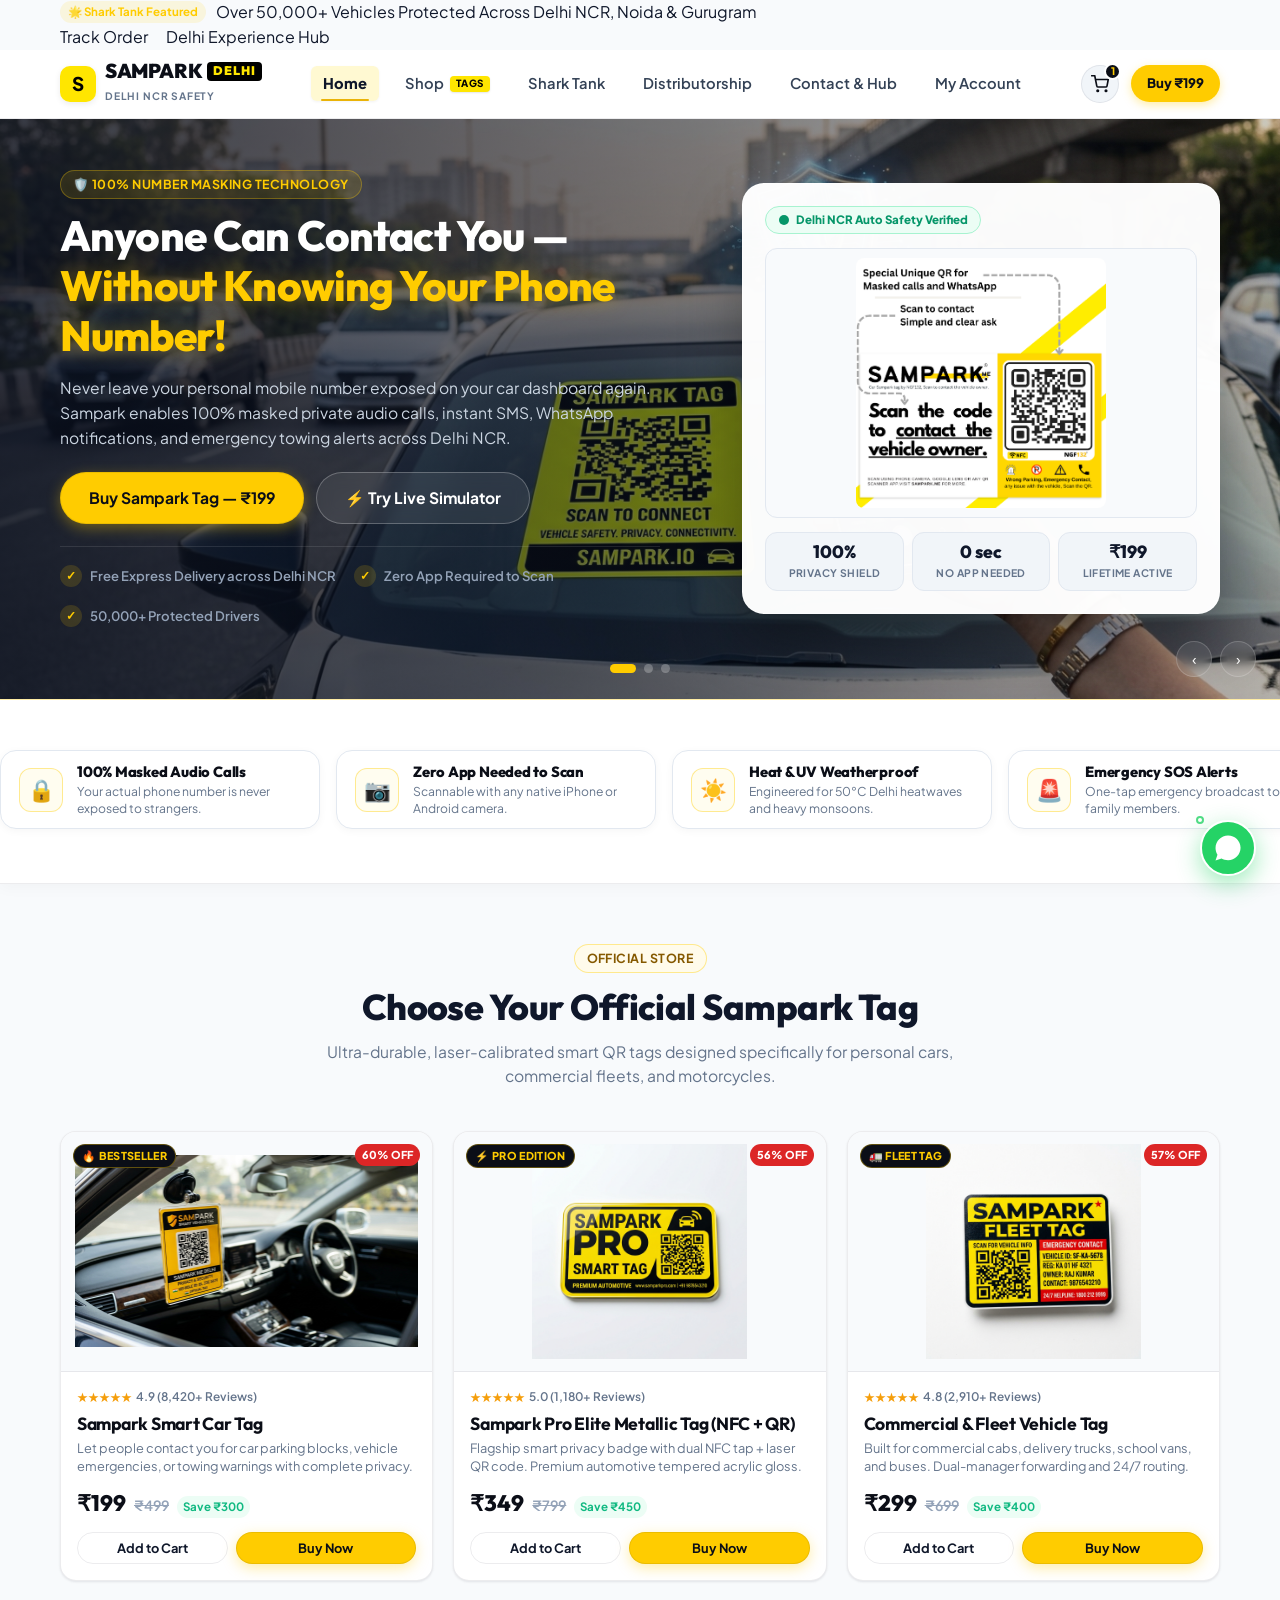
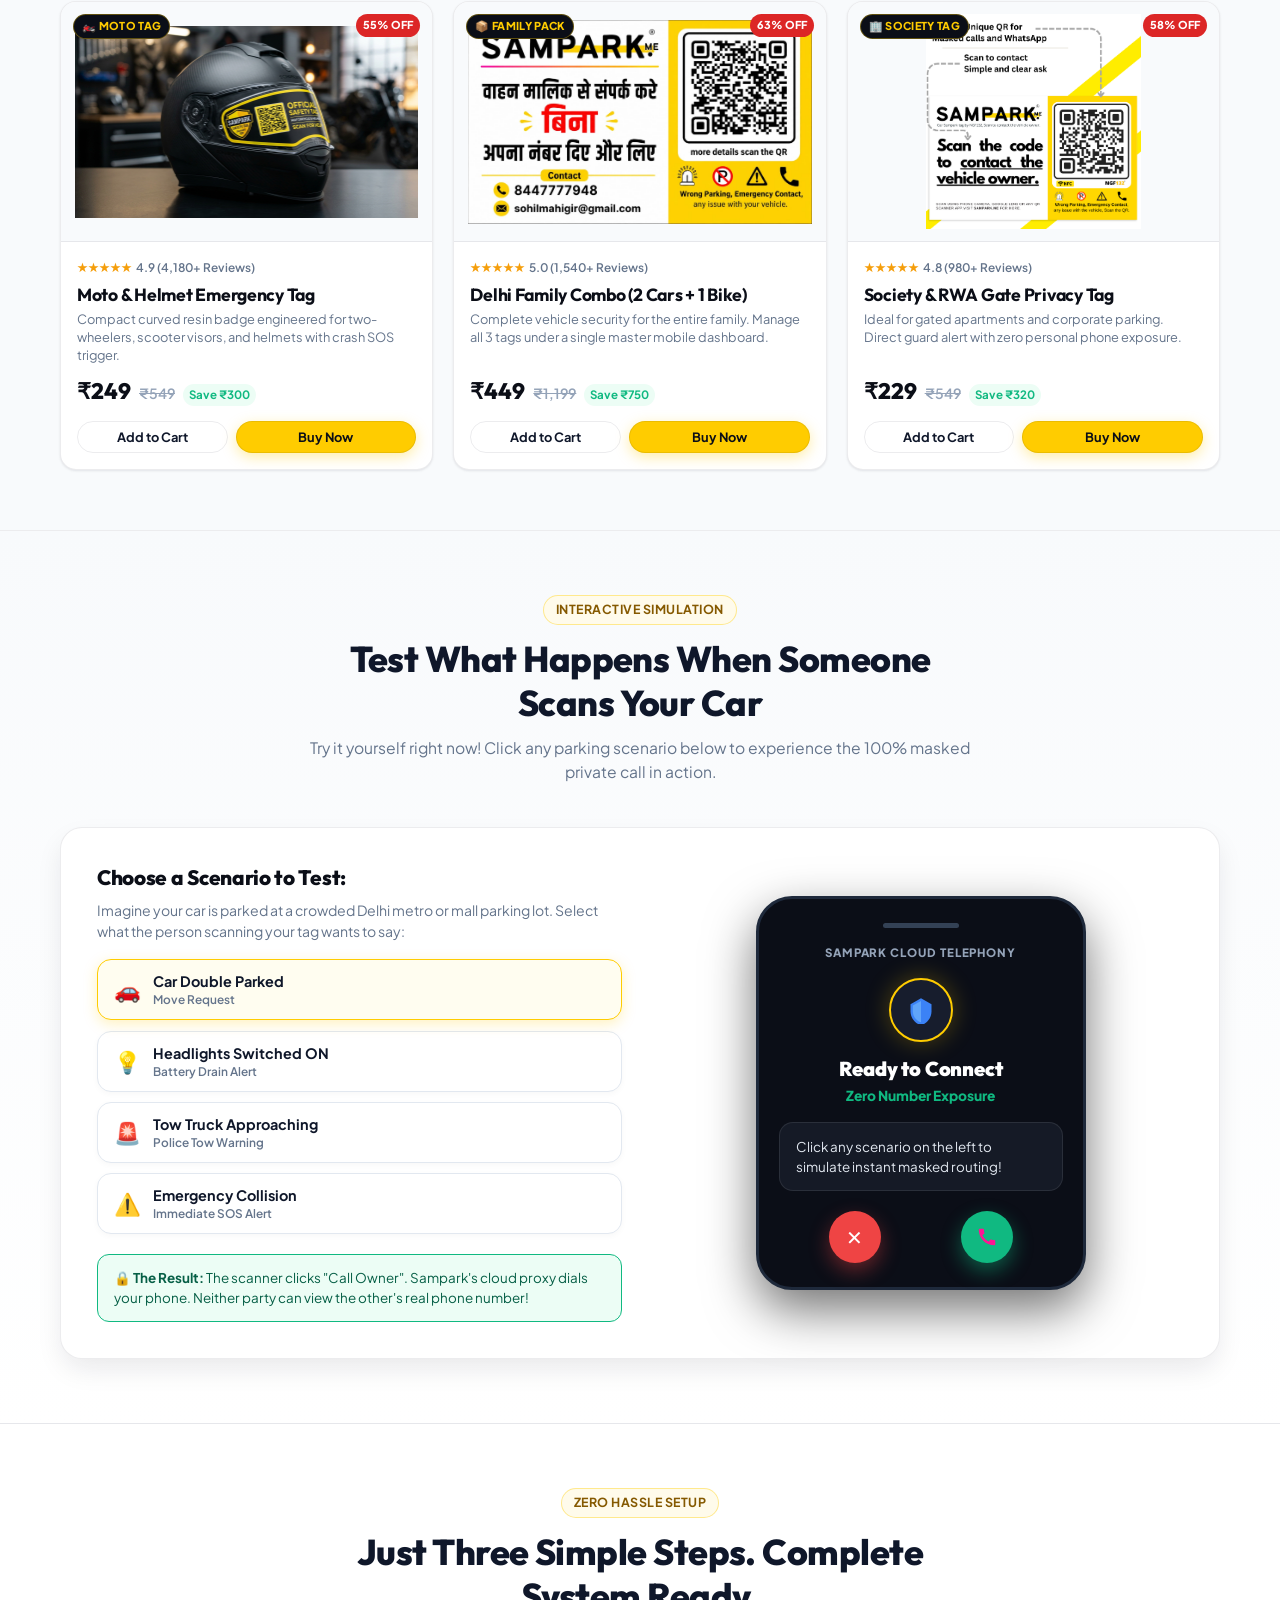
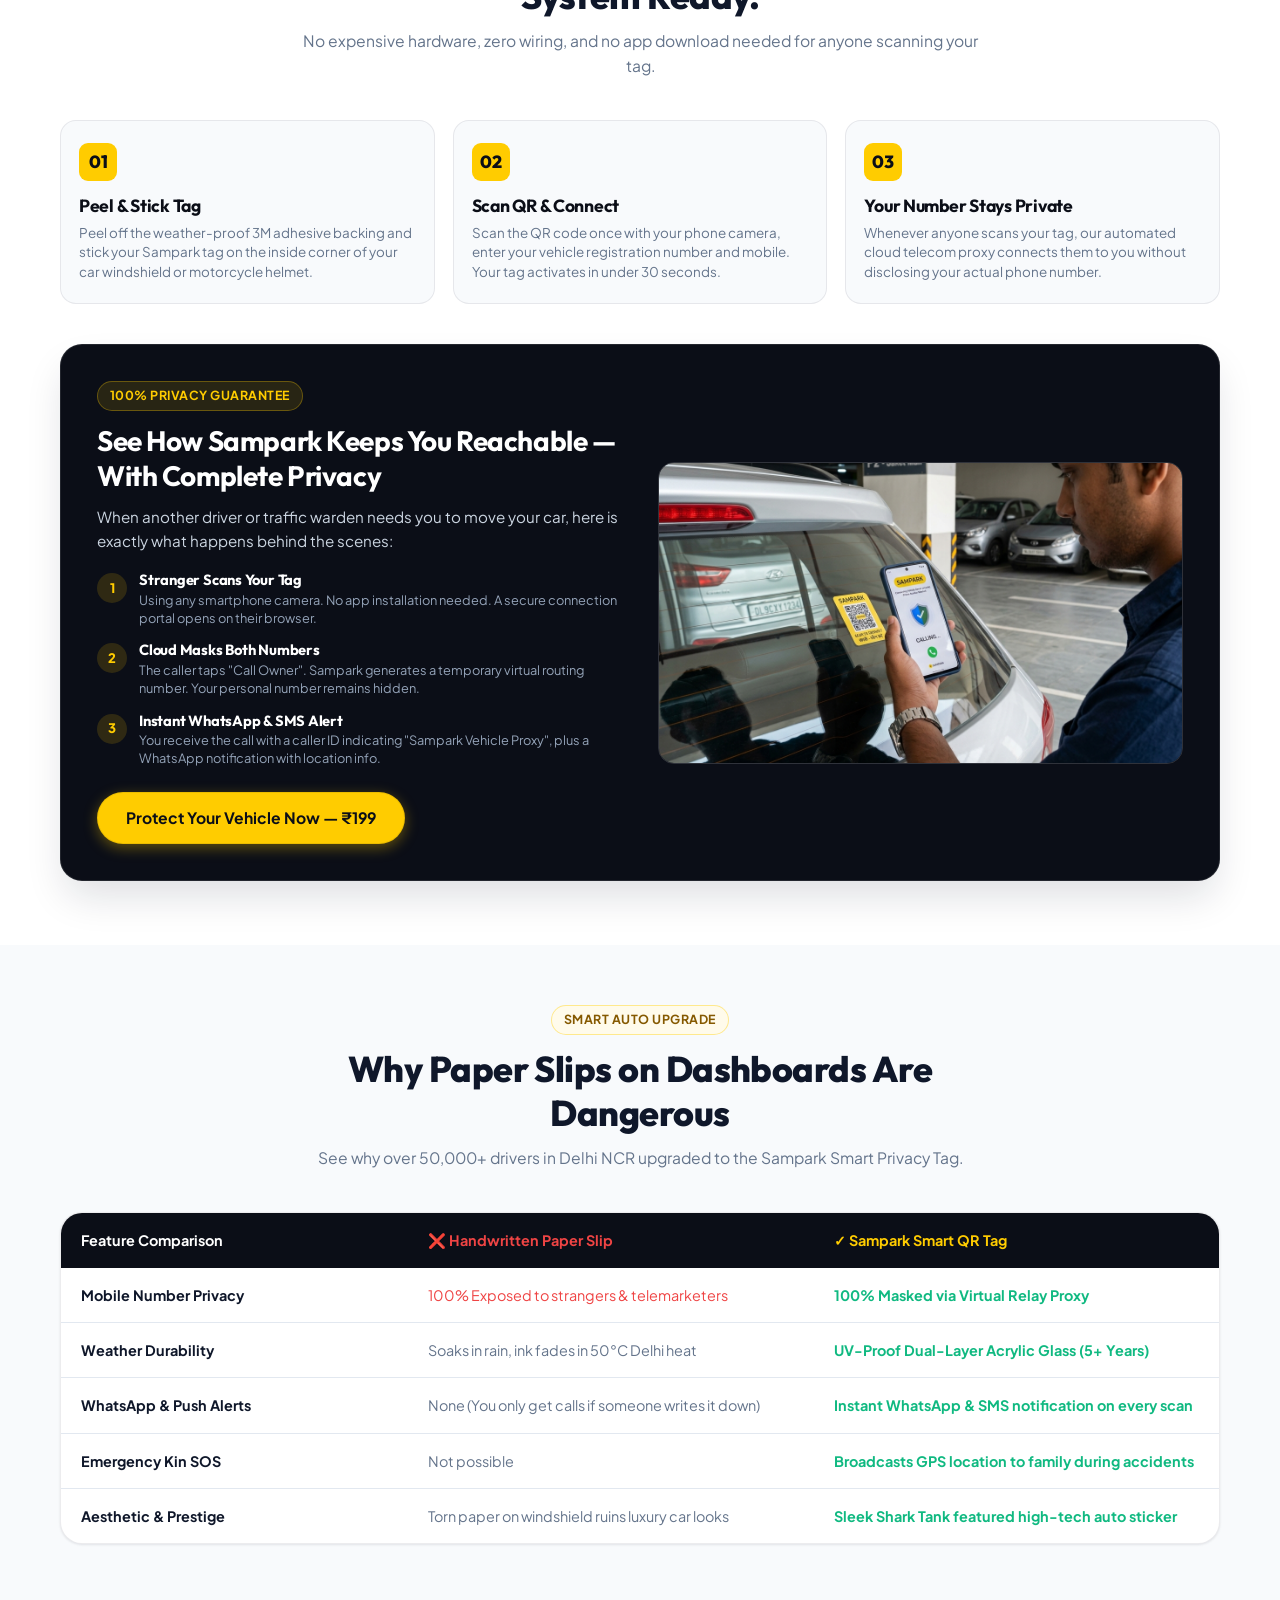
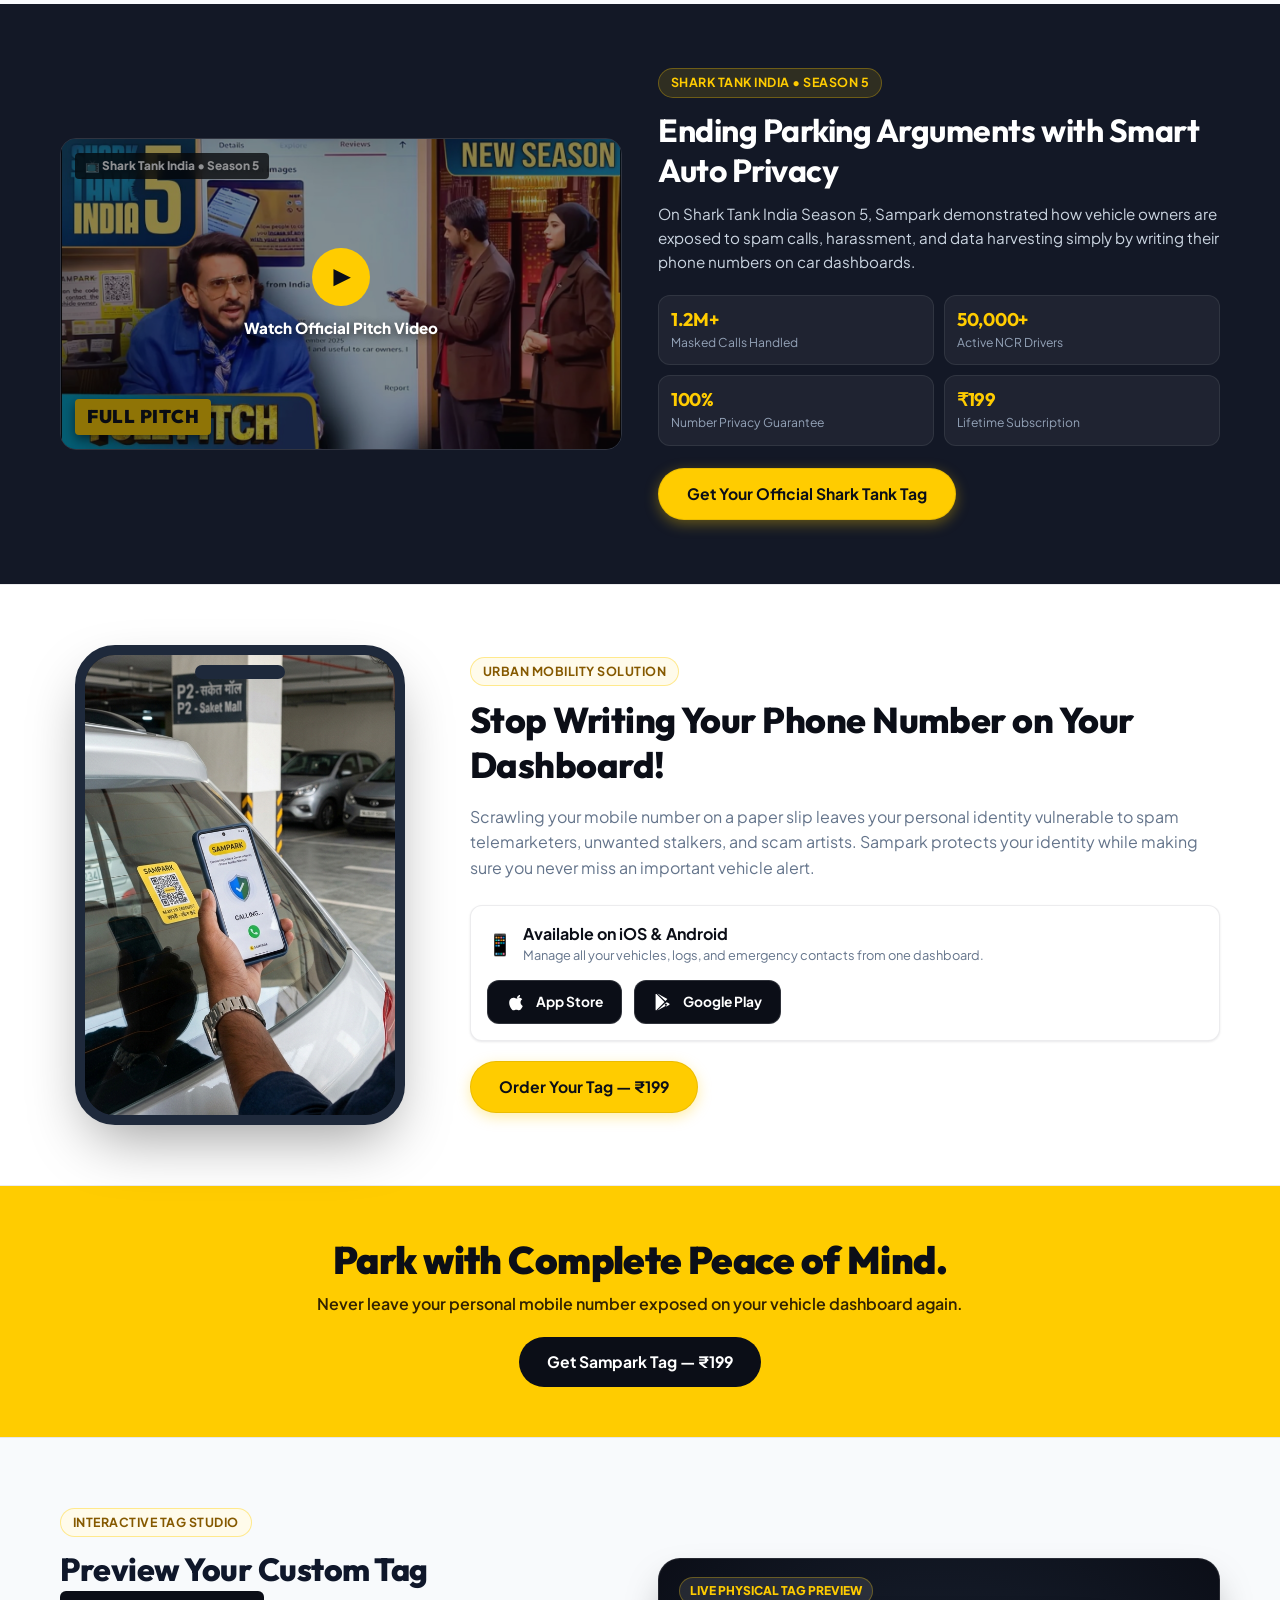
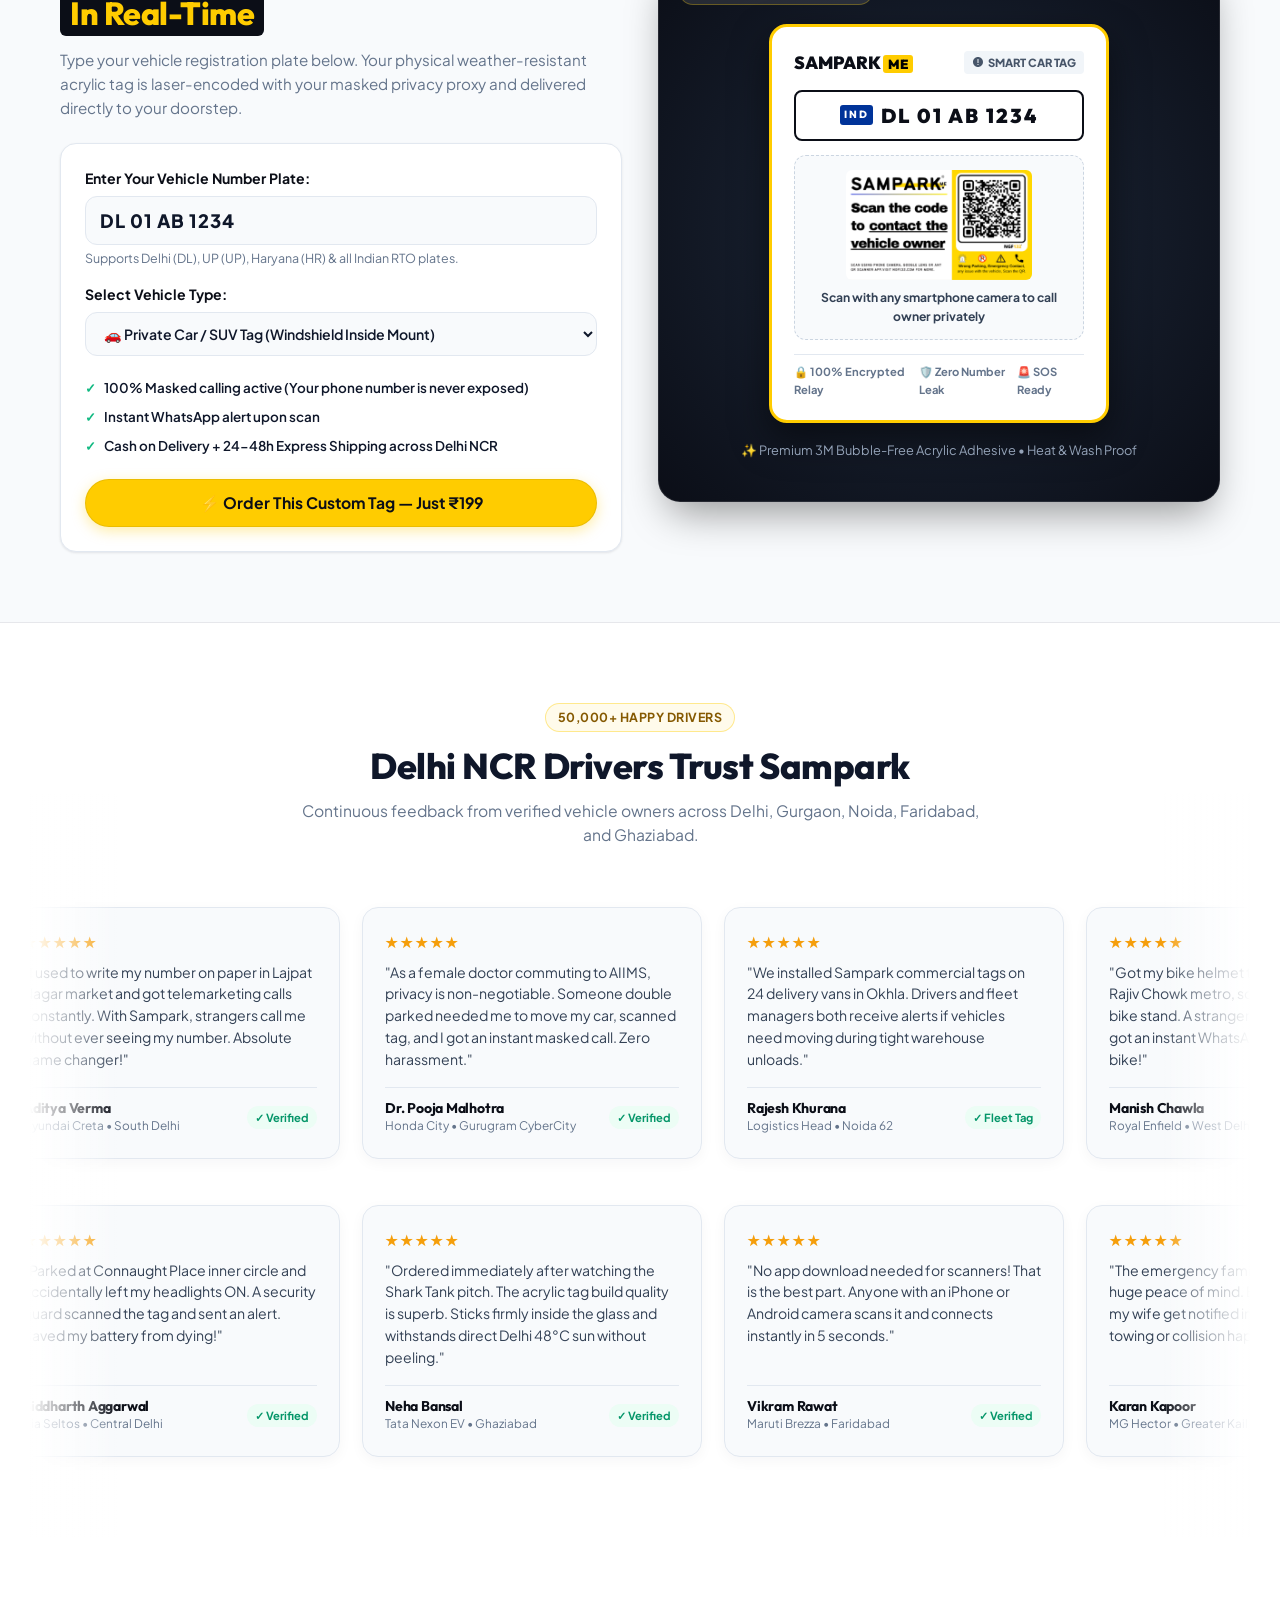
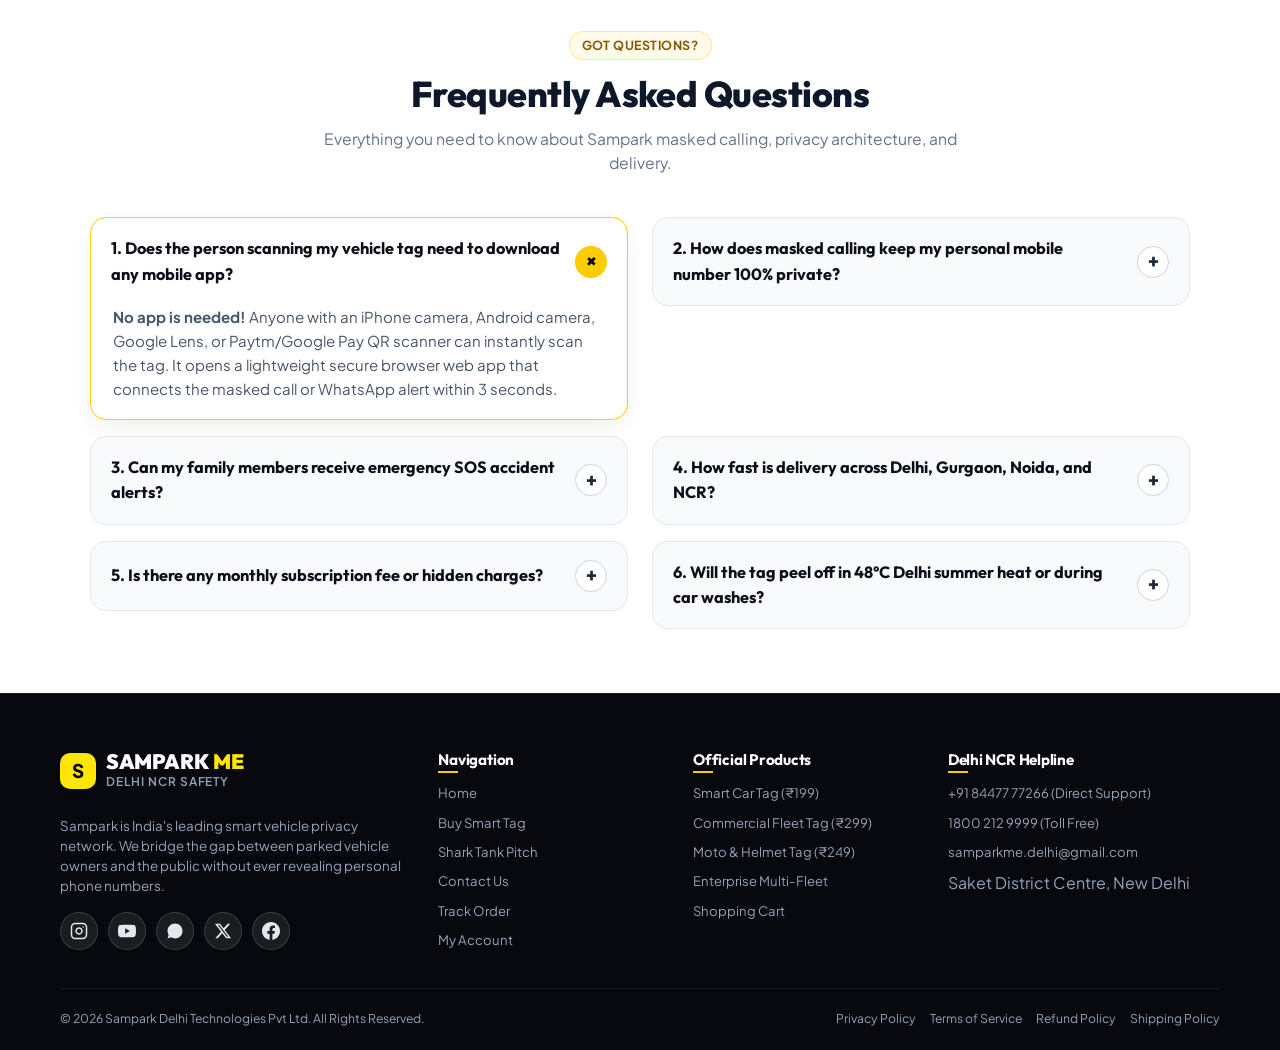
<file: index.html>
<!DOCTYPE html>
<html lang="en">
<head>
  <meta charset="UTF-8">
  <meta name="viewport" content="width=device-width, initial-scale=1.0">
  <title>Sampark Delhi — Smart Vehicle QR Privacy Tag | 100% Number Masked Calling</title>
  <meta name="description" content="Never write your personal mobile number on your car dashboard again. Sampark Smart Vehicle QR Tag enables 100% masked private calling and instant WhatsApp alerts. As seen on Shark Tank India.">
  <link rel="stylesheet" href="assets/css/style.css">
  <link rel="icon" href="data:image/svg+xml,<svg xmlns='http://www.w3.org/2000/svg' viewBox='0 0 24 24' fill='%23FFCC00'>
</head>
<body>

  <!-- Top Announcement Bar -->
    <!-- Top Announcement Bar -->
  <div class="top-announcement">
    <div class="container">
      <div style="display:flex; align-items:center; gap:10px;">
        <span class="top-announcement-pill">🌟 Shark Tank Featured</span>
        <span>Over 50,000+ Vehicles Protected Across Delhi NCR, Noida & Gurugram</span>
      </div>
      <div class="top-announcement-right">
        <a href="track-order.html">Track Order</a>
        <a href="contact.html">Delhi Experience Hub</a>
      </div>
    </div>
  </div>

  <!-- Main Sticky Header (Calibrated for Perfect Mobile Display) -->
  <header class="site-header">
    <div class="container header-container">
      <a href="index.html" class="brand-logo" id="header-brand-logo">
        <div class="brand-logo-icon">S</div>
        <div class="brand-logo-text">
          <span class="brand-logo-name">SAMPARK<span class="logo-me-badge">DELHI</span></span>
          <span class="brand-logo-badge">Delhi NCR Safety</span>
        </div>
      </a>

      <!-- Desktop Navigation Menu -->
      <nav class="nav-menu">
        <a href="index.html" class="nav-link active">Home</a>
        <a href="shop.html" class="nav-link ">Shop <span class="nav-tag-badge">TAGS</span></a>
        <a href="shark-tank.html" class="nav-link ">Shark Tank</a>
        <a href="distributorship.html" class="nav-link ">Distributorship</a>
        <a href="contact.html" class="nav-link ">Contact & Hub</a>
        <a href="account.html" class="nav-link ">My Account</a>
      </nav>

      <!-- Action Buttons -->
      <div class="header-actions">
        <a href="cart.html" class="cart-icon-btn" aria-label="Shopping Cart">
          <svg width="18" height="18" viewBox="0 0 24 24" fill="none" stroke="currentColor" stroke-width="2.2" stroke-linecap="round" stroke-linejoin="round">
            <circle cx="9" cy="21" r="1"></circle>
            <circle cx="20" cy="21" r="1"></circle>
            <path d="M1 1h4l2.68 13.39a2 2 0 0 0 2 1.61h9.72a2 2 0 0 0 2-1.61L23 6H6"></path>
          </svg>
          <span class="cart-counter">0</span>
        </a>

        <a href="shop.html" class="header-cta-btn" id="header-cta-buy">
          <span>Buy ₹199</span>
        </a>

        <!-- Mobile Toggle Hamburger -->
        <button class="mobile-toggle" aria-label="Open Mobile Menu" id="mobile-menu-btn">
          <span></span>
          <span></span>
          <span></span>
        </button>
      </div>
    </div>
  </header>

  <!-- Mobile Drawer Overlay -->
  <div class="mobile-drawer" id="mobile-drawer">
    <div class="drawer-content">
      <div class="drawer-header">
        <div class="brand-logo">
          <div class="brand-logo-icon">S</div>
          <div class="brand-logo-text">
            <span class="brand-logo-name">SAMPARK<span class="logo-me-badge">DELHI</span></span>
            <span class="brand-logo-badge">Smart Auto Privacy</span>
          </div>
        </div>
        <button class="drawer-close">&times;</button>
      </div>

      <nav class="drawer-nav">
        <a href="index.html" class="active">🏠 Home</a>
        <a href="shop.html" class="">🏷️ Shop Smart Tags</a>
        <a href="shark-tank.html" class="">🦈 Shark Tank Pitch</a>
        <a href="distributorship.html" class="">🤝 Distributorship (B2B)</a>
        <a href="contact.html" class="">📍 Contact & Hub</a>
        <a href="track-order.html" class="">📦 Track Your Order</a>
        <a href="account.html" class="">👤 My Account & Tags</a>
      </nav>

      <div style="margin-top:auto; display:flex; flex-direction:column; gap:8px;">
        <a href="shop.html" class="btn btn-primary btn-block">Order Your Tag Now</a>
        <a href="login.html" class="btn btn-outline btn-block">Driver Login / Signup</a>
      </div>
    </div>
  </div>

  <!-- Hero Auto-Slider Section -->
  <section class="hero-slider-section">
    <div class="slider-container">

      <!-- Slide 1: Real Life Windshield QR Scanning -->
      <div class="slide active">
        <div class="slide-bg-overlay"></div>
        <img src="assets/images/hero-slider-1.jpg" alt="Sampark Smart Car Tag" class="slide-bg-image">
        <div class="container slide-content-wrapper">
          <div class="slide-content">
            <div class="section-tag dark">
              <span>🛡️ 100% Number Masking Technology</span>
            </div>
            <h1>Anyone Can Contact You — <span class="highlight">Without Knowing Your Phone Number!</span></h1>
            <p class="slide-desc">
              Never leave your personal mobile number exposed on your car dashboard again. Sampark enables 100% masked private audio calls, instant SMS, WhatsApp notifications, and emergency towing alerts across Delhi NCR.
            </p>
            <div class="slide-cta-row">
              <a href="shop.html" class="btn btn-primary btn-lg">Buy Sampark Tag — ₹199</a>
              <a href="#simulator" class="btn btn-outline-white btn-lg">⚡ Try Live Simulator</a>
            </div>
            <div class="slide-trust-row">
              <div class="trust-item">
                <span class="trust-item-icon">✓</span>
                <span>Free Express Delivery across Delhi NCR</span>
              </div>
              <div class="trust-item">
                <span class="trust-item-icon">✓</span>
                <span>Zero App Required to Scan</span>
              </div>
              <div class="trust-item">
                <span class="trust-item-icon">✓</span>
                <span>50,000+ Protected Drivers</span>
              </div>
            </div>
          </div>

          <!-- Slide 1 Right Preview Mockup Card with real product tag and masked call interface -->
          <div class="slide-visual-card">
            <div class="visual-card-badge">
              <svg width="12" height="12" viewBox="0 0 24 24" fill="currentColor"><circle cx="12" cy="12" r="10"></circle></svg>
              Delhi NCR Auto Safety Verified
            </div>
            <div class="visual-mockup-wrapper">
              <img src="assets/images/ref-car-pack-1.png" alt="Real Sampark Car Tag Pack">
            </div>
            <div class="visual-card-stats">
              <div class="visual-stat-item">
                <div class="visual-stat-number">100%</div>
                <div class="visual-stat-label">Privacy Shield</div>
              </div>
              <div class="visual-stat-item">
                <div class="visual-stat-number">0 sec</div>
                <div class="visual-stat-label">No App Needed</div>
              </div>
              <div class="visual-stat-item">
                <div class="visual-stat-number">₹199</div>
                <div class="visual-stat-label">Lifetime Active</div>
              </div>
            </div>
          </div>
        </div>
      </div>

      <!-- Slide 2: Real Shark Tank India Featured -->
      <div class="slide shark-tank-slide">
        <div class="slide-bg-overlay"></div>
        <img src="assets/images/hero-slider-2.jpg" alt="Shark Tank India Presentation" class="slide-bg-image">
        <div class="container slide-content-wrapper">
          <div class="slide-content">
            <div class="section-tag dark">
              <span>📺 Shark Tank India • Season 5</span>
            </div>
            <h1>The Auto-Tech Solution That <span class="highlight">Wowed Top Investors!</span></h1>
            <p class="slide-desc">
              Acclaimed by industry leaders on national television for ending roadside parking disputes and protecting women’s contact privacy across Indian metropolitan cities.
            </p>
            <div class="slide-cta-row">
              <button class="btn btn-primary btn-lg" data-video-modal data-title="Shark Tank India Pitch Episode">
                <svg width="16" height="16" viewBox="0 0 24 24" fill="currentColor"><polygon points="5 3 19 12 5 21 5 3"></polygon></svg>
                Watch Pitch Episode
              </button>
              <a href="shop.html" class="btn btn-outline-white btn-lg">Order Official Pitch Tag</a>
            </div>
            <div class="slide-trust-row">
              <div class="trust-item">
                <span class="trust-item-icon">★</span>
                <span>4.9 / 5 Rating on 12,000+ Reviews</span>
              </div>
              <div class="trust-item">
                <span class="trust-item-icon">★</span>
                <span>Recognized for Metro Road Safety</span>
              </div>
            </div>
          </div>

          <!-- Slide 2 Right Preview Mockup Card with REAL Shark Tank broadcast photo -->
          <div class="slide-visual-card">
            <div class="visual-card-badge">
              <svg width="12" height="12" viewBox="0 0 24 24" fill="currentColor"><circle cx="12" cy="12" r="10"></circle></svg>
              National Television Feature
            </div>
            <div class="visual-mockup-wrapper">
              <img src="assets/images/shark-tank-real.jpg" alt="Shark Tank India Season 5 Real Pitch">
            </div>
            <div class="visual-card-stats">
              <div class="visual-stat-item">
                <div class="visual-stat-number">1.2M+</div>
                <div class="visual-stat-label">Scans Processed</div>
              </div>
              <div class="visual-stat-item">
                <div class="visual-stat-number">50K+</div>
                <div class="visual-stat-label">Active Users</div>
              </div>
              <div class="visual-stat-item">
                <div class="visual-stat-number">0</div>
                <div class="visual-stat-label">Number Leaks</div>
              </div>
            </div>
          </div>
        </div>
      </div>

      <!-- Slide 3: Smart Fleet Ecosystem -->
      <div class="slide">
        <div class="slide-bg-overlay"></div>
        <img src="assets/images/hero-slider-3.jpg" alt="Commercial Fleet and Smart Mobility" class="slide-bg-image">
        <div class="container slide-content-wrapper">
          <div class="slide-content">
            <div class="section-tag dark">
              <span>⚡ Commercial & Fleet Protection</span>
            </div>
            <h1>Smart Fleet Security for <span class="highlight">Cars, Cabs, Bikes & Logistics</span></h1>
            <p class="slide-desc">
              Manage personal cars or multi-vehicle commercial fleets with automated dispatch alerts, multi-number failover, driver safety SOS, and corporate dashboard management.
            </p>
            <div class="slide-cta-row">
              <a href="shop.html" class="btn btn-primary btn-lg">Explore Commercial Tags</a>
              <a href="contact.html" class="btn btn-outline-white btn-lg">Contact Enterprise Sales</a>
            </div>
            <div class="slide-trust-row">
              <div class="trust-item">
                <span class="trust-item-icon">✓</span>
                <span>Heavy-Duty Industrial Weatherproofing</span>
              </div>
              <div class="trust-item">
                <span class="trust-item-icon">✓</span>
                <span>Dual-Manager Call Forwarding</span>
              </div>
            </div>
          </div>

          <div class="slide-visual-card">
            <div class="visual-card-badge">
              <svg width="12" height="12" viewBox="0 0 24 24" fill="currentColor"><circle cx="12" cy="12" r="10"></circle></svg>
              Enterprise Fleet Solution
            </div>
            <div class="visual-mockup-wrapper">
              <img src="assets/images/product-fleet.jpg" alt="Fleet Tag">
            </div>
            <div class="visual-card-stats">
              <div class="visual-stat-item">
                <div class="visual-stat-number">24/7</div>
                <div class="visual-stat-label">Fleet Line</div>
              </div>
              <div class="visual-stat-item">
                <div class="visual-stat-number">Dual</div>
                <div class="visual-stat-label">Routing</div>
              </div>
              <div class="visual-stat-item">
                <div class="visual-stat-number">99.9%</div>
                <div class="visual-stat-label">Uptime</div>
              </div>
            </div>
          </div>
        </div>
      </div>

    </div>

    <!-- Slider Navigation Controls -->
    <div class="slider-dots"></div>
    <div class="slider-nav-arrows">
      <button class="slider-arrow slider-prev" aria-label="Previous Slide">‹</button>
      <button class="slider-arrow slider-next" aria-label="Next Slide">›</button>
    </div>
  </section>

    <!-- Infinite Running Feature Cards Marquee Strip (Matching Image 3) -->
  <section class="feature-cards-marquee-section">
    <div class="feature-marquee-container">
            <div class="feature-marquee-track">
        <div class="feature-marquee-card">
          <div class="feature-card-icon">🔒</div>
          <div class="feature-card-info">
            <h4>100% Masked Audio Calls</h4>
            <p>Your actual phone number is never exposed to strangers.</p>
          </div>
        </div>

        <div class="feature-marquee-card">
          <div class="feature-card-icon">📷</div>
          <div class="feature-card-info">
            <h4>Zero App Needed to Scan</h4>
            <p>Scannable with any native iPhone or Android camera.</p>
          </div>
        </div>

        <div class="feature-marquee-card">
          <div class="feature-card-icon">☀️</div>
          <div class="feature-card-info">
            <h4>Heat & UV Weatherproof</h4>
            <p>Engineered for 50°C Delhi heatwaves and heavy monsoons.</p>
          </div>
        </div>

        <div class="feature-marquee-card">
          <div class="feature-card-icon">🚨</div>
          <div class="feature-card-info">
            <h4>Emergency SOS Alerts</h4>
            <p>One-tap emergency broadcast to your family members.</p>
          </div>
        </div>
        <div class="feature-marquee-card">
          <div class="feature-card-icon">🔒</div>
          <div class="feature-card-info">
            <h4>100% Masked Audio Calls</h4>
            <p>Your actual phone number is never exposed to strangers.</p>
          </div>
        </div>

        <div class="feature-marquee-card">
          <div class="feature-card-icon">📷</div>
          <div class="feature-card-info">
            <h4>Zero App Needed to Scan</h4>
            <p>Scannable with any native iPhone or Android camera.</p>
          </div>
        </div>

        <div class="feature-marquee-card">
          <div class="feature-card-icon">☀️</div>
          <div class="feature-card-info">
            <h4>Heat & UV Weatherproof</h4>
            <p>Engineered for 50°C Delhi heatwaves and heavy monsoons.</p>
          </div>
        </div>

        <div class="feature-marquee-card">
          <div class="feature-card-icon">🚨</div>
          <div class="feature-card-info">
            <h4>Emergency SOS Alerts</h4>
            <p>One-tap emergency broadcast to your family members.</p>
          </div>
        </div>
        <div class="feature-marquee-card">
          <div class="feature-card-icon">🔒</div>
          <div class="feature-card-info">
            <h4>100% Masked Audio Calls</h4>
            <p>Your actual phone number is never exposed to strangers.</p>
          </div>
        </div>

        <div class="feature-marquee-card">
          <div class="feature-card-icon">📷</div>
          <div class="feature-card-info">
            <h4>Zero App Needed to Scan</h4>
            <p>Scannable with any native iPhone or Android camera.</p>
          </div>
        </div>

        <div class="feature-marquee-card">
          <div class="feature-card-icon">☀️</div>
          <div class="feature-card-info">
            <h4>Heat & UV Weatherproof</h4>
            <p>Engineered for 50°C Delhi heatwaves and heavy monsoons.</p>
          </div>
        </div>

        <div class="feature-marquee-card">
          <div class="feature-card-icon">🚨</div>
          <div class="feature-card-info">
            <h4>Emergency SOS Alerts</h4>
            <p>One-tap emergency broadcast to your family members.</p>
          </div>
        </div>
        <div class="feature-marquee-card">
          <div class="feature-card-icon">🔒</div>
          <div class="feature-card-info">
            <h4>100% Masked Audio Calls</h4>
            <p>Your actual phone number is never exposed to strangers.</p>
          </div>
        </div>

        <div class="feature-marquee-card">
          <div class="feature-card-icon">📷</div>
          <div class="feature-card-info">
            <h4>Zero App Needed to Scan</h4>
            <p>Scannable with any native iPhone or Android camera.</p>
          </div>
        </div>

        <div class="feature-marquee-card">
          <div class="feature-card-icon">☀️</div>
          <div class="feature-card-info">
            <h4>Heat & UV Weatherproof</h4>
            <p>Engineered for 50°C Delhi heatwaves and heavy monsoons.</p>
          </div>
        </div>

        <div class="feature-marquee-card">
          <div class="feature-card-icon">🚨</div>
          <div class="feature-card-info">
            <h4>Emergency SOS Alerts</h4>
            <p>One-tap emergency broadcast to your family members.</p>
          </div>
        </div>
      </div>
    </div>
  </section>

  <!-- Products Section: "Choose Your Sampark Tag" -->
  <section class="products-section" id="products-section">
    <div class="container">
      <div class="section-header">
        <div class="section-tag">Official Store</div>
        <h2>Choose Your Official Sampark Tag</h2>
        <p>Ultra-durable, laser-calibrated smart QR tags designed specifically for personal cars, commercial fleets, and motorcycles.</p>
      </div>

            <div class="products-grid">

        <!-- Product 1: Car Sampark Tag -->
        <div class="product-card" id="card-car-tag">
          <span class="product-badge-float">🔥 Bestseller</span>
          <span class="product-badge-discount">60% OFF</span>
          <a href="product-single.html?id=car-tag" class="product-img-wrapper" title="View Product Details">
            <img src="assets/images/car-tag-hd.jpg" alt="Sampark Car Tag">
          </a>
          <div class="product-details">
            <div class="product-rating">
              <span class="rating-stars">★★★★★</span>
              <span class="rating-count">4.9 (8,420+ Reviews)</span>
            </div>
            <h3 class="product-title">
              <a href="product-single.html?id=car-tag">Sampark Smart Car Tag</a>
            </h3>
            <p class="product-snippet">
              Let people contact you for car parking blocks, vehicle emergencies, or towing warnings with complete privacy.
            </p>
            <div class="product-pricing-row">
              <span class="price-current">₹199</span>
              <span class="price-original">₹499</span>
              <span class="price-save">Save ₹300</span>
            </div>
            <div class="product-action-row">
              <button class="btn btn-outline btn-sm" data-add-cart
                data-id="car-tag"
                data-name="Sampark Smart Car Tag"
                data-price="199"
                data-original="499"
                data-image="assets/images/product-car.jpg">
                Add to Cart
              </button>
              <button class="btn btn-primary btn-sm" data-buy-now
                data-id="car-tag"
                data-name="Sampark Smart Car Tag"
                data-price="199"
                data-original="499"
                data-image="assets/images/product-car.jpg">
                Buy Now
              </button>
            </div>
          </div>
        </div>

        <!-- Product 2: NEW Sampark Pro Elite Tag (NFC + QR) -->
        <div class="product-card" id="card-pro-tag">
          <span class="product-badge-float">⚡ Pro Edition</span>
          <span class="product-badge-discount">56% OFF</span>
          <a href="product-single.html?id=pro-tag" class="product-img-wrapper" title="View Product Details">
            <img src="assets/images/product-pro-tag.jpg" alt="Sampark Pro Smart Tag">
          </a>
          <div class="product-details">
            <div class="product-rating">
              <span class="rating-stars">★★★★★</span>
              <span class="rating-count">5.0 (1,180+ Reviews)</span>
            </div>
            <h3 class="product-title">
              <a href="product-single.html?id=pro-tag">Sampark Pro Elite Metallic Tag (NFC + QR)</a>
            </h3>
            <p class="product-snippet">
              Flagship smart privacy badge with dual NFC tap + laser QR code. Premium automotive tempered acrylic gloss.
            </p>
            <div class="product-pricing-row">
              <span class="price-current">₹349</span>
              <span class="price-original">₹799</span>
              <span class="price-save">Save ₹450</span>
            </div>
            <div class="product-action-row">
              <button class="btn btn-outline btn-sm" data-add-cart
                data-id="pro-tag"
                data-name="Sampark Pro Elite Metallic Tag"
                data-price="349"
                data-original="799"
                data-image="assets/images/product-pro-tag.jpg">
                Add to Cart
              </button>
              <button class="btn btn-primary btn-sm" data-buy-now
                data-id="pro-tag"
                data-name="Sampark Pro Elite Metallic Tag"
                data-price="349"
                data-original="799"
                data-image="assets/images/product-pro-tag.jpg">
                Buy Now
              </button>
            </div>
          </div>
        </div>

        <!-- Product 3: Commercial & Fleet Tag -->
        <div class="product-card" id="card-fleet-tag">
          <span class="product-badge-float">🚛 Fleet Tag</span>
          <span class="product-badge-discount">57% OFF</span>
          <a href="product-single.html?id=fleet-tag" class="product-img-wrapper" title="View Product Details">
            <img src="assets/images/product-fleet.jpg" alt="Sampark Fleet Tag">
          </a>
          <div class="product-details">
            <div class="product-rating">
              <span class="rating-stars">★★★★★</span>
              <span class="rating-count">4.8 (2,910+ Reviews)</span>
            </div>
            <h3 class="product-title">
              <a href="product-single.html?id=fleet-tag">Commercial & Fleet Vehicle Tag</a>
            </h3>
            <p class="product-snippet">
              Built for commercial cabs, delivery trucks, school vans, and buses. Dual-manager forwarding and 24/7 routing.
            </p>
            <div class="product-pricing-row">
              <span class="price-current">₹299</span>
              <span class="price-original">₹699</span>
              <span class="price-save">Save ₹400</span>
            </div>
            <div class="product-action-row">
              <button class="btn btn-outline btn-sm" data-add-cart
                data-id="fleet-tag"
                data-name="Commercial & Fleet Vehicle Tag"
                data-price="299"
                data-original="699"
                data-image="assets/images/product-fleet.jpg">
                Add to Cart
              </button>
              <button class="btn btn-primary btn-sm" data-buy-now
                data-id="fleet-tag"
                data-name="Commercial & Fleet Vehicle Tag"
                data-price="299"
                data-original="699"
                data-image="assets/images/product-fleet.jpg">
                Buy Now
              </button>
            </div>
          </div>
        </div>

        <!-- Product 4: Moto & Helmet Tag -->
        <div class="product-card" id="card-bike-tag">
          <span class="product-badge-float">🏍️ Moto Tag</span>
          <span class="product-badge-discount">55% OFF</span>
          <a href="product-single.html?id=bike-tag" class="product-img-wrapper" title="View Product Details">
            <img src="assets/images/bike-tag-hd.jpg" alt="Sampark Moto Tag">
          </a>
          <div class="product-details">
            <div class="product-rating">
              <span class="rating-stars">★★★★★</span>
              <span class="rating-count">4.9 (4,180+ Reviews)</span>
            </div>
            <h3 class="product-title">
              <a href="product-single.html?id=bike-tag">Moto & Helmet Emergency Tag</a>
            </h3>
            <p class="product-snippet">
              Compact curved resin badge engineered for two-wheelers, scooter visors, and helmets with crash SOS trigger.
            </p>
            <div class="product-pricing-row">
              <span class="price-current">₹249</span>
              <span class="price-original">₹549</span>
              <span class="price-save">Save ₹300</span>
            </div>
            <div class="product-action-row">
              <button class="btn btn-outline btn-sm" data-add-cart
                data-id="bike-tag"
                data-name="Moto & Helmet Emergency Tag"
                data-price="249"
                data-original="549"
                data-image="assets/images/product-bike.jpg">
                Add to Cart
              </button>
              <button class="btn btn-primary btn-sm" data-buy-now
                data-id="bike-tag"
                data-name="Moto & Helmet Emergency Tag"
                data-price="249"
                data-original="549"
                data-image="assets/images/product-bike.jpg">
                Buy Now
              </button>
            </div>
          </div>
        </div>

        <!-- Product 5: Delhi Family Value Pack -->
        <div class="product-card" id="card-combo-tag">
          <span class="product-badge-float">📦 Family Pack</span>
          <span class="product-badge-discount">63% OFF</span>
          <a href="product-single.html?id=combo-pack" class="product-img-wrapper" title="View Product Details">
            <img src="assets/images/ref-product-gallery.png" alt="Sampark Family Pack">
          </a>
          <div class="product-details">
            <div class="product-rating">
              <span class="rating-stars">★★★★★</span>
              <span class="rating-count">5.0 (1,540+ Reviews)</span>
            </div>
            <h3 class="product-title">
              <a href="product-single.html?id=combo-pack">Delhi Family Combo (2 Cars + 1 Bike)</a>
            </h3>
            <p class="product-snippet">
              Complete vehicle security for the entire family. Manage all 3 tags under a single master mobile dashboard.
            </p>
            <div class="product-pricing-row">
              <span class="price-current">₹449</span>
              <span class="price-original">₹1,199</span>
              <span class="price-save">Save ₹750</span>
            </div>
            <div class="product-action-row">
              <button class="btn btn-outline btn-sm" data-add-cart
                data-id="combo-pack"
                data-name="Delhi Family Combo Pack (2 Cars + 1 Bike)"
                data-price="449"
                data-original="1199"
                data-image="assets/images/ref-product-gallery.png">
                Add to Cart
              </button>
              <button class="btn btn-primary btn-sm" data-buy-now
                data-id="combo-pack"
                data-name="Delhi Family Combo Pack (2 Cars + 1 Bike)"
                data-price="449"
                data-original="1199"
                data-image="assets/images/ref-product-gallery.png">
                Buy Now
              </button>
            </div>
          </div>
        </div>

        <!-- Product 6: Society & Residential Gate Tag -->
        <div class="product-card" id="card-society-tag">
          <span class="product-badge-float">🏢 Society Tag</span>
          <span class="product-badge-discount">58% OFF</span>
          <a href="product-single.html?id=society-tag" class="product-img-wrapper" title="View Product Details">
            <img src="assets/images/ref-car-pack-1.png" alt="Sampark Society Tag">
          </a>
          <div class="product-details">
            <div class="product-rating">
              <span class="rating-stars">★★★★★</span>
              <span class="rating-count">4.8 (980+ Reviews)</span>
            </div>
            <h3 class="product-title">
              <a href="product-single.html?id=society-tag">Society & RWA Gate Privacy Tag</a>
            </h3>
            <p class="product-snippet">
              Ideal for gated apartments and corporate parking. Direct guard alert with zero personal phone exposure.
            </p>
            <div class="product-pricing-row">
              <span class="price-current">₹229</span>
              <span class="price-original">₹549</span>
              <span class="price-save">Save ₹320</span>
            </div>
            <div class="product-action-row">
              <button class="btn btn-outline btn-sm" data-add-cart
                data-id="society-tag"
                data-name="Society & RWA Gate Privacy Tag"
                data-price="229"
                data-original="549"
                data-image="assets/images/ref-car-pack-1.png">
                Add to Cart
              </button>
              <button class="btn btn-primary btn-sm" data-buy-now
                data-id="society-tag"
                data-name="Society & RWA Gate Privacy Tag"
                data-price="229"
                data-original="549"
                data-image="assets/images/ref-car-pack-1.png">
                Buy Now
              </button>
            </div>
          </div>
        </div>

      </div>
    </div>
  </section>

  <!-- Interactive Live Simulator Section (New Concept Feature) -->
  <section class="simulator-section" id="simulator">
    <div class="container">
      <div class="section-header">
        <div class="section-tag">Interactive Simulation</div>
        <h2>Test What Happens When Someone Scans Your Car</h2>
        <p>Try it yourself right now! Click any parking scenario below to experience the 100% masked private call in action.</p>
      </div>

            <div class="simulator-box">
        <!-- Controls Column -->
        <div class="sim-controls-col">
          <h3 class="sim-headline">Choose a Scenario to Test:</h3>
          <p class="sim-subtext">
            Imagine your car is parked at a crowded Delhi metro or mall parking lot. Select what the person scanning your tag wants to say:
          </p>

          <div class="sim-mobile-hint">
            <span>👉 Swipe to choose alert scenario</span>
            <span class="sim-hint-dots">••••</span>
          </div>

          <div class="sim-scenarios-track">
            <button onclick="runSimulator('Car Double Parked', '🚗 Moving Request: Please move your car, parking blocked.')" class="sim-scenario-btn active">
              <span class="scen-icon">🚗</span>
              <div class="scen-info">
                <strong>Car Double Parked</strong>
                <small>Move Request</small>
              </div>
            </button>
            <button onclick="runSimulator('Headlights Left On', '💡 Car Alert: Your headlamps are switched ON in parking.')" class="sim-scenario-btn">
              <span class="scen-icon">💡</span>
              <div class="scen-info">
                <strong>Headlights Switched ON</strong>
                <small>Battery Drain Alert</small>
              </div>
            </button>
            <button onclick="runSimulator('Tow Truck Warning', '🚨 Urgent Alert: Traffic police tow van is approaching your car.')" class="sim-scenario-btn">
              <span class="scen-icon">🚨</span>
              <div class="scen-info">
                <strong>Tow Truck Approaching</strong>
                <small>Police Tow Warning</small>
              </div>
            </button>
            <button onclick="runSimulator('Accident SOS', '⚠️ Emergency: Vehicle involved in minor collision.')" class="sim-scenario-btn">
              <span class="scen-icon">⚠️</span>
              <div class="scen-info">
                <strong>Emergency Collision</strong>
                <small>Immediate SOS Alert</small>
              </div>
            </button>
          </div>

          <div class="sim-result-box">
            🔒 <strong>The Result:</strong> The scanner clicks "Call Owner". Sampark's cloud proxy dials your phone. Neither party can view the other's real phone number!
          </div>
        </div>

                <!-- Simulated Phone Screen Column (Pixel-Perfect Matching Image 3) -->
        <div class="sim-phone-col">
          <div class="sim-phone-screen">
            <div class="sim-phone-notch"></div>
            <div class="sim-screen-header">SAMPARK CLOUD TELEPHONY</div>

            <div class="sim-shield-badge">
              <svg width="28" height="28" viewBox="0 0 24 24" fill="none">
                <path d="M12 2L3 7v6c0 5.55 3.84 10.74 9 12 5.16-1.26 9-6.45 9-12V7l-9-5z" fill="#3B82F6"/>
                <path d="M12 4.18L5 8.07v4.93c0 4.33 2.99 8.38 7 9.42V4.18z" fill="#60A5FA"/>
              </svg>
            </div>

            <h4 class="sim-screen-title" id="sim-status-title">Ready to Connect</h4>
            <div class="sim-screen-sub" id="sim-status-sub">Zero Number Exposure</div>

            <div class="sim-scenario-bubble" id="sim-scenario-box">
              Click any scenario on the left to simulate instant masked routing!
            </div>

            <div class="sim-call-actions">
              <button type="button" class="sim-call-btn btn-decline" aria-label="End Simulation" onclick="resetSimulator()">
                ✕
              </button>
              <button type="button" class="sim-call-btn btn-accept" aria-label="Accept Masked Call" onclick="triggerMaskedVoice()">
                <svg width="22" height="22" viewBox="0 0 24 24" fill="#FF1493">
                  <path d="M20.01 15.38c-1.23 0-2.42-.2-3.53-.56a.977.977 0 0 0-1.01.24l-1.57 1.97c-2.83-1.35-5.48-3.9-6.89-6.83l1.95-1.66c.27-.28.35-.67.24-1.02-.37-1.11-.56-2.3-.56-3.53 0-.54-.45-.99-.99-.99H4.19C3.65 3 3 3.24 3 3.99 3 13.28 10.73 21 20.01 21c.71 0 .99-.63.99-1.18v-3.45c0-.54-.45-.99-.99-.99z"/>
                </svg>
              </button>
            </div>
          </div>
        </div>
      </div>
</div>
    </div>
  </section>

  <!-- How It Works & Privacy Architecture (Matching Reference Design) -->
  <section class="how-it-works-section" id="how-it-works">
    <div class="container">
      <div class="section-header">
        <div class="section-tag">Zero Hassle Setup</div>
        <h2>Just Three Simple Steps. Complete System Ready.</h2>
        <p>No expensive hardware, zero wiring, and no app download needed for anyone scanning your tag.</p>
      </div>

      <!-- 3 Simple Steps matching reference -->
      <div class="steps-grid">
        <div class="step-card">
          <div class="step-number-badge">01</div>
          <h3>Peel & Stick Tag</h3>
          <p>Peel off the weather-proof 3M adhesive backing and stick your Sampark tag on the inside corner of your car windshield or motorcycle helmet.</p>
        </div>

        <div class="step-card">
          <div class="step-number-badge">02</div>
          <h3>Scan QR & Connect</h3>
          <p>Scan the QR code once with your phone camera, enter your vehicle registration number and mobile. Your tag activates in under 30 seconds.</p>
        </div>

        <div class="step-card">
          <div class="step-number-badge">03</div>
          <h3>Your Number Stays Private</h3>
          <p>Whenever anyone scans your tag, our automated cloud telecom proxy connects them to you without disclosing your actual phone number.</p>
        </div>
      </div>

      <!-- Deep Privacy Explained Architecture (As In Reference) -->
      <div class="privacy-explainer-card">
        <div class="privacy-explainer-grid">
          <div>
            <div class="section-tag dark">100% Privacy Guarantee</div>
            <h3 style="font-size:1.75rem; margin-bottom:12px; color:#FFFFFF;">
              See How Sampark Keeps You Reachable — With Complete Privacy
            </h3>
            <p style="color:#CBD5E1; font-size:0.95rem; line-height:1.6;">
              When another driver or traffic warden needs you to move your car, here is exactly what happens behind the scenes:
            </p>

            <div class="privacy-step-flow">
              <div class="privacy-flow-item">
                <div class="flow-icon-circle">1</div>
                <div class="flow-content">
                  <h5>Stranger Scans Your Tag</h5>
                  <p>Using any smartphone camera. No app installation needed. A secure connection portal opens on their browser.</p>
                </div>
              </div>

              <div class="privacy-flow-item">
                <div class="flow-icon-circle">2</div>
                <div class="flow-content">
                  <h5>Cloud Masks Both Numbers</h5>
                  <p>The caller taps "Call Owner". Sampark generates a temporary virtual routing number. Your personal number remains hidden.</p>
                </div>
              </div>

              <div class="privacy-flow-item">
                <div class="flow-icon-circle">3</div>
                <div class="flow-content">
                  <h5>Instant WhatsApp & SMS Alert</h5>
                  <p>You receive the call with a caller ID indicating "Sampark Vehicle Proxy", plus a WhatsApp notification with location info.</p>
                </div>
              </div>
            </div>

            <a href="shop.html" class="btn btn-primary btn-lg">Protect Your Vehicle Now — ₹199</a>
          </div>

          <div class="privacy-visual-frame">
            <img src="assets/images/how-it-works-scan.jpg" alt="Privacy Shield Real Scanning Architecture">
          </div>
        </div>
      </div>

    </div>
  </section>

  <!-- Comparison Table: Paper Slips vs Sampark Smart Tag -->
  <section style="padding: 60px 0; background:#F8FAFC;">
    <div class="container">
      <div class="section-header">
        <div class="section-tag">Smart Auto Upgrade</div>
        <h2>Why Paper Slips on Dashboards Are Dangerous</h2>
        <p>See why over 50,000+ drivers in Delhi NCR upgraded to the Sampark Smart Privacy Tag.</p>
      </div>

      <div class="comparison-table-wrapper">
        <table class="comparison-table">
          <thead style="background:#0B0E17; color:#FFFFFF;">
            <tr>
              <th style="padding:16px 20px;">Feature Comparison</th>
              <th style="padding:16px 20px; color:#EF4444; width:35%;">❌ Handwritten Paper Slip</th>
              <th style="padding:16px 20px; color:var(--primary); width:35%;">✓ Sampark Smart QR Tag</th>
            </tr>
          </thead>
          <tbody>
            <tr style="border-bottom:1px solid #E2E8F0;">
              <td style="padding:16px 20px; font-weight:700;">Mobile Number Privacy</td>
              <td style="padding:16px 20px; color:#EF4444;">100% Exposed to strangers & telemarketers</td>
              <td style="padding:16px 20px; color:#10B981; font-weight:700;">100% Masked via Virtual Relay Proxy</td>
            </tr>
            <tr style="border-bottom:1px solid #E2E8F0;">
              <td style="padding:16px 20px; font-weight:700;">Weather Durability</td>
              <td style="padding:16px 20px; color:#64748B;">Soaks in rain, ink fades in 50°C Delhi heat</td>
              <td style="padding:16px 20px; color:#10B981; font-weight:700;">UV-Proof Dual-Layer Acrylic Glass (5+ Years)</td>
            </tr>
            <tr style="border-bottom:1px solid #E2E8F0;">
              <td style="padding:16px 20px; font-weight:700;">WhatsApp & Push Alerts</td>
              <td style="padding:16px 20px; color:#64748B;">None (You only get calls if someone writes it down)</td>
              <td style="padding:16px 20px; color:#10B981; font-weight:700;">Instant WhatsApp & SMS notification on every scan</td>
            </tr>
            <tr style="border-bottom:1px solid #E2E8F0;">
              <td style="padding:16px 20px; font-weight:700;">Emergency Kin SOS</td>
              <td style="padding:16px 20px; color:#64748B;">Not possible</td>
              <td style="padding:16px 20px; color:#10B981; font-weight:700;">Broadcasts GPS location to family during accidents</td>
            </tr>
            <tr>
              <td style="padding:16px 20px; font-weight:700;">Aesthetic & Prestige</td>
              <td style="padding:16px 20px; color:#64748B;">Torn paper on windshield ruins luxury car looks</td>
              <td style="padding:16px 20px; color:#10B981; font-weight:700;">Sleek Shark Tank featured high-tech auto sticker</td>
            </tr>
          </tbody>
        </table>
      </div>
    </div>
  </section>

  <!-- Shark Tank Feature Section (With Real Broadcast Thumbnail Style) -->
  <section class="shark-tank-section" id="shark-tank">
    <div class="container">
      <div class="shark-tank-grid">
        <div class="shark-video-preview" data-video-modal data-title="Shark Tank India Season 5 Official Pitch">
          <!-- Real Broadcast Style Pitch Thumbnail -->
          <div style="position:relative;">
            <img src="assets/images/shark-tank-real.jpg" alt="Shark Tank Pitch Episode">
            <!-- Full Pitch Yellow Badge matching reference -->
            <div style="position:absolute; bottom:14px; left:14px; background:#FFCC00; color:#0B0E17; font-family:var(--font-heading); font-weight:900; font-size:1.15rem; padding:4px 12px; border-radius:4px; letter-spacing:0.04em; box-shadow:0 4px 12px rgba(0,0,0,0.6);">
              FULL PITCH
            </div>
            <div style="position:absolute; top:14px; left:14px; background:rgba(0,0,0,0.75); color:#FFF; font-size:0.74rem; font-weight:800; padding:4px 10px; border-radius:4px; backdrop-filter:blur(6px);">
              📺 Shark Tank India • Season 5
            </div>
          </div>
          <div class="play-button-overlay">
            <div class="play-pulse-btn">▶</div>
            <span style="font-weight: 800; font-size: 0.95rem; color: #FFFFFF; text-shadow: 0 2px 8px rgba(0,0,0,0.8);">
              Watch Official Pitch Video
            </span>
          </div>
        </div>

        <div class="shark-content">
          <div class="section-tag dark">Shark Tank India • Season 5</div>
          <h2>Ending Parking Arguments with Smart Auto Privacy</h2>
          <p>
            On Shark Tank India Season 5, Sampark demonstrated how vehicle owners are exposed to spam calls, harassment, and data harvesting simply by writing their phone numbers on car dashboards.
          </p>

          <div class="shark-highlights-grid">
            <div class="shark-highlight-card">
              <h4>1.2M+</h4>
              <p>Masked Calls Handled</p>
            </div>
            <div class="shark-highlight-card">
              <h4>50,000+</h4>
              <p>Active NCR Drivers</p>
            </div>
            <div class="shark-highlight-card">
              <h4>100%</h4>
              <p>Number Privacy Guarantee</p>
            </div>
            <div class="shark-highlight-card">
              <h4>₹199</h4>
              <p>Lifetime Subscription</p>
            </div>
          </div>

          <a href="shop.html" class="btn btn-primary btn-lg">Get Your Official Shark Tank Tag</a>
        </div>
      </div>
    </div>
  </section>

  <!-- Video Reel / Parking Demo Section -->
  <section class="demo-reel-section">
    <div class="container">
      <div class="reel-container-grid">
        <div class="reel-phone-mockup">
          <div class="reel-screen">
            <img src="assets/images/how-it-works-scan.jpg" alt="Reel Demo">
          </div>
        </div>

        <div class="reel-content">
          <div class="section-tag">Urban Mobility Solution</div>
          <h2>Stop Writing Your Phone Number on Your Dashboard!</h2>
          <p>
            Scrawling your mobile number on a paper slip leaves your personal identity vulnerable to spam telemarketers, unwanted stalkers, and scam artists. Sampark protects your identity while making sure you never miss an important vehicle alert.
          </p>

          <div style="background:#FFFFFF; border:1px solid var(--border-light); border-radius:var(--radius-md); padding:16px; margin-bottom:20px; box-shadow:var(--shadow-sm);">
            <div style="display:flex; align-items:center; gap:10px; margin-bottom:10px;">
              <span style="font-size:1.3rem;">📱</span>
              <div>
                <strong style="color:var(--dark-900);">Available on iOS & Android</strong>
                <div style="font-size:0.8rem; color:var(--text-muted);">Manage all your vehicles, logs, and emergency contacts from one dashboard.</div>
              </div>
            </div>

            <div class="app-store-badges">
              <a href="#" class="store-btn">
                <svg width="20" height="20" viewBox="0 0 24 24" fill="currentColor"><path d="M18.71 19.5c-.83 1.24-1.71 2.45-3.05 2.47-1.34.03-1.77-.79-3.29-.79-1.53 0-2 .77-3.27.82-1.31.05-2.3-1.32-3.14-2.53C4.25 17 2.94 12.45 4.7 9.39c.87-1.52 2.43-2.48 4.12-2.51 1.28-.02 2.5.87 3.29.87.78 0 2.26-1.07 3.81-.91.65.03 2.47.26 3.64 1.98-.09.06-2.17 1.28-2.15 3.81.03 3.02 2.65 4.03 2.68 4.04-.03.07-.42 1.44-1.38 2.83M15.97 6.37c.61-.75 1.04-1.8 0.92-2.85-.92.04-2.02.62-2.67 1.37-.58.66-1.09 1.73-.96 2.76 1.03.08 2.08-.53 2.71-1.28z"/></svg>
                <span>App Store</span>
              </a>

              <a href="#" class="store-btn">
                <svg width="20" height="20" viewBox="0 0 24 24" fill="currentColor"><path d="M3.609 1.814L13.792 12 3.61 22.186c-.32-.239-.5-.653-.5-1.127V2.94c0-.473.18-.887.5-1.126zm11.3 9.072l2.368-2.368-12.012-6.84 9.644 9.208zm0 2.228l-9.644 9.208 12.012-6.84-2.368-2.368zm1.126-1.114l3.197 1.821c.905.516.905 1.353 0 1.869l-3.197 1.821-2.146-2.146 2.146-2.146z"/></svg>
                <span>Google Play</span>
              </a>
            </div>
          </div>

          <a href="shop.html" class="btn btn-primary btn-lg">Order Your Tag — ₹199</a>
        </div>
      </div>
    </div>
  </section>

  <!-- Promo Callout Banner -->
  <section class="promo-callout-banner">
    <div class="container">
      <div class="promo-callout-content">
        <h2>Park with Complete Peace of Mind.</h2>
        <p>Never leave your personal mobile number exposed on your vehicle dashboard again.</p>
        <a href="shop.html" class="btn btn-dark btn-lg">Get Sampark Tag — ₹199</a>
      </div>
    </div>
  </section>

  <!-- INTERACTIVE VIRTUAL TAG CUSTOMIZER (REAL-TIME PLATE PREVIEW) -->
  <section class="customizer-section" id="tag-customizer">
    <div class="container">
      <div class="customizer-grid">

        <!-- Left Form Column -->
        <div class="customizer-form-side">
          <div class="section-tag">Interactive Tag Studio</div>
          <h2 class="tag-studio-heading">
            Preview Your Custom Tag <span class="tag-studio-badge">In Real-Time</span>
          </h2>
          <p style="color:var(--text-muted); font-size:0.95rem; line-height:1.55; margin-bottom:24px;">
            Type your vehicle registration plate below. Your physical weather-resistant acrylic tag is laser-encoded with your masked privacy proxy and delivered directly to your doorstep.
          </p>

          <div class="customizer-form-card">
            <div class="form-group" style="margin-bottom:0;">
              <label for="custom-plate-input" style="font-weight:700; font-size:0.88rem; color:var(--dark-900); margin-bottom:6px; display:block;">
                Enter Your Vehicle Number Plate:
              </label>
              <div style="position:relative;">
                <input type="text" id="custom-plate-input" class="form-control" placeholder="DL 01 AB 1234" value="DL 01 AB 1234" maxlength="13" style="text-transform:uppercase; font-size:1.15rem; font-weight:800; letter-spacing:1px; padding:12px 14px;">
              </div>
              <small style="color:#64748B; font-size:0.78rem; margin-top:4px; display:block;">Supports Delhi (DL), UP (UP), Haryana (HR) & all Indian RTO plates.</small>
            </div>

            <div class="form-group" style="margin-bottom:0;">
              <label for="custom-type-select" style="font-weight:700; font-size:0.88rem; color:var(--dark-900); margin-bottom:6px; display:block;">
                Select Vehicle Type:
              </label>
              <select id="custom-type-select" class="form-control" style="font-weight:600; padding:11px 14px;">
                <option value="Smart Car Tag" selected>🚗 Private Car / SUV Tag (Windshield Inside Mount)</option>
                <option value="Smart Motorcycle Tag">🏍️ Two-Wheeler / Bike Tag (Mudguard / Visor Waterproof)</option>
                <option value="Commercial Fleet Tag">🚚 Commercial / Fleet Tag (Dual Driver Alert)</option>
              </select>
            </div>

            <div style="display:flex; flex-direction:column; gap:8px; padding-top:6px;">
              <div style="display:flex; align-items:center; gap:8px; font-size:0.84rem; color:#0F172A; font-weight:600;">
                <span style="color:#10B981; font-weight:900;">✓</span> 100% Masked calling active (Your phone number is never exposed)
              </div>
              <div style="display:flex; align-items:center; gap:8px; font-size:0.84rem; color:#0F172A; font-weight:600;">
                <span style="color:#10B981; font-weight:900;">✓</span> Instant WhatsApp alert upon scan
              </div>
              <div style="display:flex; align-items:center; gap:8px; font-size:0.84rem; color:#0F172A; font-weight:600;">
                <span style="color:#10B981; font-weight:900;">✓</span> Cash on Delivery + 24-48h Express Shipping across Delhi NCR
              </div>
            </div>

            <button id="order-custom-tag-btn" class="btn btn-primary btn-lg btn-block" style="margin-top:6px;">
              ⚡ Order This Custom Tag — Just ₹199
            </button>
          </div>
        </div>

        <!-- Right Preview Mockup -->
        <div class="customizer-preview-box">
          <div style="position:absolute; top:18px; left:20px; background:rgba(255,255,255,0.1); color:#FFCC00; font-size:0.75rem; font-weight:800; padding:4px 10px; border-radius:var(--radius-pill); border:1px solid rgba(255,204,0,0.3);">
            LIVE PHYSICAL TAG PREVIEW
          </div>

          <div class="custom-tag-preview">
            <div class="custom-tag-top">
              <div style="display:flex; align-items:center; gap:6px;">
                <span style="font-family:var(--font-heading); font-size:1.1rem; font-weight:900; color:#0B0E17;">SAMPARK<span style="background:#FFCC00; color:#000; font-size:0.75em; padding:1px 5px; border-radius:3px; margin-left:2px;">ME</span></span>
              </div>
              <div style="display:flex; align-items:center; gap:4px; background:#F1F5F9; padding:3px 8px; border-radius:4px; font-size:0.7rem; font-weight:800; color:#475569;">
                <svg width="12" height="12" viewBox="0 0 24 24" fill="currentColor"><path d="M12 2C6.48 2 2 6.48 2 12s4.48 10 10 10 10-4.48 10-10S17.52 2 12 2zm-1 14h2v2h-2zm0-10h2v8h-2z"/></svg>
                <span id="custom-type-display">SMART CAR TAG</span>
              </div>
            </div>

            <!-- Number Plate Simulation -->
            <div class="custom-tag-plate">
              <span class="custom-tag-plate-ind">IND</span>
              <span id="custom-plate-display">DL 01 AB 1234</span>
            </div>

            <!-- Tag Center QR Simulation -->
            <div style="background:#F8FAFC; border:1px dashed #CBD5E1; border-radius:12px; padding:14px; text-align:center;">
              <img src="assets/images/real-tag-sticker.png" alt="Dynamic QR Tag" style="max-height:110px; margin:0 auto; display:block; border-radius:6px;">
              <p style="font-size:0.76rem; font-weight:700; color:#334155; margin-top:8px; margin-bottom:0;">
                Scan with any smartphone camera to call owner privately
              </p>
            </div>

            <!-- Tag Footer Security Pill -->
            <div style="display:flex; align-items:center; justify-content:space-between; font-size:0.7rem; font-weight:700; color:#64748B; border-top:1px solid #E2E8F0; padding-top:8px;">
              <span>🔒 100% Encrypted Relay</span>
              <span>🛡️ Zero Number Leak</span>
              <span>🚨 SOS Ready</span>
            </div>
          </div>

          <div style="margin-top:18px; color:#94A3B8; font-size:0.8rem; text-align:center;">
            ✨ Premium 3M Bubble-Free Acrylic Adhesive • Heat & Wash Proof
          </div>
        </div>

      </div>
    </div>
  </section>

  <!-- DUAL-DIRECTION INFINITE MOVING MARQUEE REVIEWS (ROW 1 LEFT, ROW 2 RIGHT) -->
  <section class="marquee-reviews-section">
    <div class="container">
      <div class="section-header">
        <div class="section-tag">50,000+ Happy Drivers</div>
        <h2>Delhi NCR Drivers Trust Sampark</h2>
        <p>Continuous feedback from verified vehicle owners across Delhi, Gurgaon, Noida, Faridabad, and Ghaziabad.</p>
      </div>
    </div>

    <div class="marquee-container">

      <!-- MARQUEE ROW 1: Auto-sliding continuously to the LEFT -->
      <div class="marquee-row">
        <div class="marquee-track marquee-left">

          <!-- Card 1 -->
          <div class="marquee-card">
            <div>
              <div class="marquee-stars">★★★★★</div>
              <p class="marquee-quote">
                "I used to write my number on paper in Lajpat Nagar market and got telemarketing calls constantly. With Sampark, strangers call me without ever seeing my number. Absolute game changer!"
              </p>
            </div>
            <div class="marquee-user">
              <div>
                <h5>Aditya Verma</h5>
                <p>Hyundai Creta • South Delhi</p>
              </div>
              <span class="tag-badge-pill tag-badge-active">✓ Verified</span>
            </div>
          </div>

          <!-- Card 2 -->
          <div class="marquee-card">
            <div>
              <div class="marquee-stars">★★★★★</div>
              <p class="marquee-quote">
                "As a female doctor commuting to AIIMS, privacy is non-negotiable. Someone double parked needed me to move my car, scanned tag, and I got an instant masked call. Zero harassment."
              </p>
            </div>
            <div class="marquee-user">
              <div>
                <h5>Dr. Pooja Malhotra</h5>
                <p>Honda City • Gurugram CyberCity</p>
              </div>
              <span class="tag-badge-pill tag-badge-active">✓ Verified</span>
            </div>
          </div>

          <!-- Card 3 -->
          <div class="marquee-card">
            <div>
              <div class="marquee-stars">★★★★★</div>
              <p class="marquee-quote">
                "We installed Sampark commercial tags on 24 delivery vans in Okhla. Drivers and fleet managers both receive alerts if vehicles need moving during tight warehouse unloads."
              </p>
            </div>
            <div class="marquee-user">
              <div>
                <h5>Rajesh Khurana</h5>
                <p>Logistics Head • Noida 62</p>
              </div>
              <span class="tag-badge-pill tag-badge-active">✓ Fleet Tag</span>
            </div>
          </div>

          <!-- Card 4 -->
          <div class="marquee-card">
            <div>
              <div class="marquee-stars">★★★★★</div>
              <p class="marquee-quote">
                "Got my bike helmet tag! When parked at Rajiv Chowk metro, someone knocked my bike stand. A stranger scanned the tag and I got an instant WhatsApp alert. Saved my bike!"
              </p>
            </div>
            <div class="marquee-user">
              <div>
                <h5>Manish Chawla</h5>
                <p>Royal Enfield • West Delhi</p>
              </div>
              <span class="tag-badge-pill tag-badge-active">✓ Moto Tag</span>
            </div>
          </div>

          <!-- Card 5 -->
          <div class="marquee-card">
            <div>
              <div class="marquee-stars">★★★★★</div>
              <p class="marquee-quote">
                "Parking in Hauz Khas Village on Saturday nights is crazy. Sampark let a valet reach me instantly to shift my car without ever knowing who I am. Total peace of mind!"
              </p>
            </div>
            <div class="marquee-user">
              <div>
                <h5>Ananya Sen</h5>
                <p>Kia Sonet • Vasant Kunj</p>
              </div>
              <span class="tag-badge-pill tag-badge-active">✓ Verified</span>
            </div>
          </div>

          <!-- DUPLICATE SET 1 FOR SEAMLESS INFINITE LOOP (ROW 1) -->
          <div class="marquee-card">
            <div>
              <div class="marquee-stars">★★★★★</div>
              <p class="marquee-quote">
                "I used to write my number on paper in Lajpat Nagar market and got telemarketing calls constantly. With Sampark, strangers call me without ever seeing my number. Absolute game changer!"
              </p>
            </div>
            <div class="marquee-user">
              <div>
                <h5>Aditya Verma</h5>
                <p>Hyundai Creta • South Delhi</p>
              </div>
              <span class="tag-badge-pill tag-badge-active">✓ Verified</span>
            </div>
          </div>

          <div class="marquee-card">
            <div>
              <div class="marquee-stars">★★★★★</div>
              <p class="marquee-quote">
                "As a female doctor commuting to AIIMS, privacy is non-negotiable. Someone double parked needed me to move my car, scanned tag, and I got an instant masked call. Zero harassment."
              </p>
            </div>
            <div class="marquee-user">
              <div>
                <h5>Dr. Pooja Malhotra</h5>
                <p>Honda City • Gurugram CyberCity</p>
              </div>
              <span class="tag-badge-pill tag-badge-active">✓ Verified</span>
            </div>
          </div>

          <div class="marquee-card">
            <div>
              <div class="marquee-stars">★★★★★</div>
              <p class="marquee-quote">
                "We installed Sampark commercial tags on 24 delivery vans in Okhla. Drivers and fleet managers both receive alerts if vehicles need moving during tight warehouse unloads."
              </p>
            </div>
            <div class="marquee-user">
              <div>
                <h5>Rajesh Khurana</h5>
                <p>Logistics Head • Noida 62</p>
              </div>
              <span class="tag-badge-pill tag-badge-active">✓ Fleet Tag</span>
            </div>
          </div>

          <div class="marquee-card">
            <div>
              <div class="marquee-stars">★★★★★</div>
              <p class="marquee-quote">
                "Got my bike helmet tag! When parked at Rajiv Chowk metro, someone knocked my bike stand. A stranger scanned the tag and I got an instant WhatsApp alert. Saved my bike!"
              </p>
            </div>
            <div class="marquee-user">
              <div>
                <h5>Manish Chawla</h5>
                <p>Royal Enfield • West Delhi</p>
              </div>
              <span class="tag-badge-pill tag-badge-active">✓ Moto Tag</span>
            </div>
          </div>

          <div class="marquee-card">
            <div>
              <div class="marquee-stars">★★★★★</div>
              <p class="marquee-quote">
                "Parking in Hauz Khas Village on Saturday nights is crazy. Sampark let a valet reach me instantly to shift my car without ever knowing who I am. Total peace of mind!"
              </p>
            </div>
            <div class="marquee-user">
              <div>
                <h5>Ananya Sen</h5>
                <p>Kia Sonet • Vasant Kunj</p>
              </div>
              <span class="tag-badge-pill tag-badge-active">✓ Verified</span>
            </div>
          </div>

        </div>
      </div>

      <!-- MARQUEE ROW 2: Auto-sliding continuously to the RIGHT (OPPOSITE DIRECTION) -->
      <div class="marquee-row">
        <div class="marquee-track marquee-right">

          <!-- Card 6 -->
          <div class="marquee-card">
            <div>
              <div class="marquee-stars">★★★★★</div>
              <p class="marquee-quote">
                "Parked at Connaught Place inner circle and accidentally left my headlights ON. A security guard scanned the tag and sent an alert. Saved my battery from dying!"
              </p>
            </div>
            <div class="marquee-user">
              <div>
                <h5>Siddharth Aggarwal</h5>
                <p>Kia Seltos • Central Delhi</p>
              </div>
              <span class="tag-badge-pill tag-badge-active">✓ Verified</span>
            </div>
          </div>

          <!-- Card 7 -->
          <div class="marquee-card">
            <div>
              <div class="marquee-stars">★★★★★</div>
              <p class="marquee-quote">
                "Ordered immediately after watching the Shark Tank pitch. The acrylic tag build quality is superb. Sticks firmly inside the glass and withstands direct Delhi 48°C sun without peeling."
              </p>
            </div>
            <div class="marquee-user">
              <div>
                <h5>Neha Bansal</h5>
                <p>Tata Nexon EV • Ghaziabad</p>
              </div>
              <span class="tag-badge-pill tag-badge-active">✓ Verified</span>
            </div>
          </div>

          <!-- Card 8 -->
          <div class="marquee-card">
            <div>
              <div class="marquee-stars">★★★★★</div>
              <p class="marquee-quote">
                "No app download needed for scanners! That is the best part. Anyone with an iPhone or Android camera scans it and connects instantly in 5 seconds."
              </p>
            </div>
            <div class="marquee-user">
              <div>
                <h5>Vikram Rawat</h5>
                <p>Maruti Brezza • Faridabad</p>
              </div>
              <span class="tag-badge-pill tag-badge-active">✓ Verified</span>
            </div>
          </div>

          <!-- Card 9 -->
          <div class="marquee-card">
            <div>
              <div class="marquee-stars">★★★★★</div>
              <p class="marquee-quote">
                "The emergency family SOS feature gives huge peace of mind. Both my parents and my wife get notified immediately if any towing or collision happens."
              </p>
            </div>
            <div class="marquee-user">
              <div>
                <h5>Karan Kapoor</h5>
                <p>MG Hector • Greater Kailash</p>
              </div>
              <span class="tag-badge-pill tag-badge-active">✓ Verified</span>
            </div>
          </div>

          <!-- Card 10 -->
          <div class="marquee-card">
            <div>
              <div class="marquee-stars">★★★★★</div>
              <p class="marquee-quote">
                "As a working woman driving alone across Delhi NCR, I hated leaving my number on my dashboard. Sampark is an absolute necessity for every driver in India."
              </p>
            </div>
            <div class="marquee-user">
              <div>
                <h5>Simran Kaur</h5>
                <p>Hyundai i20 • Rohini Sector 14</p>
              </div>
              <span class="tag-badge-pill tag-badge-active">✓ Verified</span>
            </div>
          </div>

          <!-- DUPLICATE SET 2 FOR SEAMLESS INFINITE LOOP (ROW 2) -->
          <div class="marquee-card">
            <div>
              <div class="marquee-stars">★★★★★</div>
              <p class="marquee-quote">
                "Parked at Connaught Place inner circle and accidentally left my headlights ON. A security guard scanned the tag and sent an alert. Saved my battery from dying!"
              </p>
            </div>
            <div class="marquee-user">
              <div>
                <h5>Siddharth Aggarwal</h5>
                <p>Kia Seltos • Central Delhi</p>
              </div>
              <span class="tag-badge-pill tag-badge-active">✓ Verified</span>
            </div>
          </div>

          <div class="marquee-card">
            <div>
              <div class="marquee-stars">★★★★★</div>
              <p class="marquee-quote">
                "Ordered immediately after watching the Shark Tank pitch. The acrylic tag build quality is superb. Sticks firmly inside the glass and withstands direct Delhi 48°C sun without peeling."
              </p>
            </div>
            <div class="marquee-user">
              <div>
                <h5>Neha Bansal</h5>
                <p>Tata Nexon EV • Ghaziabad</p>
              </div>
              <span class="tag-badge-pill tag-badge-active">✓ Verified</span>
            </div>
          </div>

          <div class="marquee-card">
            <div>
              <div class="marquee-stars">★★★★★</div>
              <p class="marquee-quote">
                "No app download needed for scanners! That is the best part. Anyone with an iPhone or Android camera scans it and connects instantly in 5 seconds."
              </p>
            </div>
            <div class="marquee-user">
              <div>
                <h5>Vikram Rawat</h5>
                <p>Maruti Brezza • Faridabad</p>
              </div>
              <span class="tag-badge-pill tag-badge-active">✓ Verified</span>
            </div>
          </div>

          <div class="marquee-card">
            <div>
              <div class="marquee-stars">★★★★★</div>
              <p class="marquee-quote">
                "The emergency family SOS feature gives huge peace of mind. Both my parents and my wife get notified immediately if any towing or collision happens."
              </p>
            </div>
            <div class="marquee-user">
              <div>
                <h5>Karan Kapoor</h5>
                <p>MG Hector • Greater Kailash</p>
              </div>
              <span class="tag-badge-pill tag-badge-active">✓ Verified</span>
            </div>
          </div>

          <div class="marquee-card">
            <div>
              <div class="marquee-stars">★★★★★</div>
              <p class="marquee-quote">
                "As a working woman driving alone across Delhi NCR, I hated leaving my number on my dashboard. Sampark is an absolute necessity for every driver in India."
              </p>
            </div>
            <div class="marquee-user">
              <div>
                <h5>Simran Kaur</h5>
                <p>Hyundai i20 • Rohini Sector 14</p>
              </div>
              <span class="tag-badge-pill tag-badge-active">✓ Verified</span>
            </div>
          </div>

        </div>
      </div>

    </div>
  </section>

  <!-- INTERACTIVE FAQ ACCORDION -->
  <section class="faq-section" id="faq">
    <div class="container">
      <div class="section-header">
        <div class="section-tag">Got Questions?</div>
        <h2>Frequently Asked Questions</h2>
        <p>Everything you need to know about Sampark masked calling, privacy architecture, and delivery.</p>
      </div>

      <div class="faq-list">

        <!-- FAQ Item 1 -->
        <div class="faq-item active">
          <div class="faq-question">
            <span>1. Does the person scanning my vehicle tag need to download any mobile app?</span>
            <div class="faq-icon">+</div>
          </div>
          <div class="faq-answer">
            <p>
              <strong>No app is needed!</strong> Anyone with an iPhone camera, Android camera, Google Lens, or Paytm/Google Pay QR scanner can instantly scan the tag. It opens a lightweight secure browser web app that connects the masked call or WhatsApp alert within 3 seconds.
            </p>
          </div>
        </div>

        <!-- FAQ Item 2 -->
        <div class="faq-item">
          <div class="faq-question">
            <span>2. How does masked calling keep my personal mobile number 100% private?</span>
            <div class="faq-icon">+</div>
          </div>
          <div class="faq-answer">
            <p>
              When a scanner taps "Call Vehicle Owner", our bank-grade cloud telephony exchange initiates a dual-leg virtual call. Both parties see an encrypted virtual relay number (+91 11-4084-XXXX). Your actual personal mobile number is never displayed, stored, or revealed to the caller.
            </p>
          </div>
        </div>

        <!-- FAQ Item 3 -->
        <div class="faq-item">
          <div class="faq-question">
            <span>3. Can my family members receive emergency SOS accident alerts?</span>
            <div class="faq-icon">+</div>
          </div>
          <div class="faq-answer">
            <p>
              Yes! Through your Sampark Driver Portal, you can link up to 3 emergency contacts (spouse, parents, siblings). If a bystander or police officer scans your tag and presses "Emergency SOS", an immediate SMS and WhatsApp broadcast with the vehicle's exact GPS location is dispatched to your family.
            </p>
          </div>
        </div>

        <!-- FAQ Item 4 -->
        <div class="faq-item">
          <div class="faq-question">
            <span>4. How fast is delivery across Delhi, Gurgaon, Noida, and NCR?</span>
            <div class="faq-icon">+</div>
          </div>
          <div class="faq-answer">
            <p>
              All orders placed before 3:00 PM IST are dispatched on the same day from our Saket Delhi Logistics Hub via Delhivery Express. Drivers in Delhi NCR typically receive their package within <strong>24 to 48 hours</strong> with full Cash on Delivery support.
            </p>
          </div>
        </div>

        <!-- FAQ Item 5 -->
        <div class="faq-item">
          <div class="faq-question">
            <span>5. Is there any monthly subscription fee or hidden charges?</span>
            <div class="faq-icon">+</div>
          </div>
          <div class="faq-answer">
            <p>
              None whatsoever. You only pay a one-time fee of <strong>₹199</strong> (discounted from ₹499) for the physical acrylic tag, lifetime QR hosting, and unlimited masked calls for your registered vehicle.
            </p>
          </div>
        </div>

        <!-- FAQ Item 6 -->
        <div class="faq-item">
          <div class="faq-question">
            <span>6. Will the tag peel off in 48°C Delhi summer heat or during car washes?</span>
            <div class="faq-icon">+</div>
          </div>
          <div class="faq-answer">
            <p>
              No! Sampark tags are crafted from industrial-grade dual-layer acrylic resin with high-strength automotive 3M optical adhesive. They adhere to the <strong>inside</strong> of your front or rear windshield, safe from rain, windshield wipers, dust storms, and extreme Delhi heat.
            </p>
          </div>
        </div>

      </div>
    </div>
  </section>

  

  <!-- Luxury Dark Footer -->
  <footer class="site-footer">
    <div class="container">
      <div class="footer-top-grid">
        <div class="footer-brand">
          <a href="index.html" class="brand-logo" style="margin-bottom: 12px;">
            <div class="brand-logo-icon">S</div>
            <div class="brand-logo-text">
              <span class="brand-logo-name" style="color: #FFFFFF;">SAMPARK<span style="color:var(--primary);">ME</span></span>
              <span class="brand-logo-badge" style="color: #94A3B8;">Delhi NCR Safety</span>
            </div>
          </a>
          <p>
            Sampark is India's leading smart vehicle privacy network. We bridge the gap between parked vehicle owners and the public without ever revealing personal phone numbers.
          </p>
          <div class="footer-social-links">
            <a href="https://instagram.com" target="_blank" rel="noopener" class="social-btn instagram" aria-label="Instagram">
              <svg viewBox="0 0 24 24" fill="none" stroke="currentColor" stroke-width="2" stroke-linecap="round" stroke-linejoin="round"><rect x="2" y="2" width="20" height="20" rx="5" ry="5"></rect><path d="M16 11.37A4 4 0 1 1 12.63 8 4 4 0 0 1 16 11.37z"></path><line x1="17.5" y1="6.5" x2="17.51" y2="6.5"></line></svg>
            </a>
            <a href="https://youtube.com" target="_blank" rel="noopener" class="social-btn youtube" aria-label="YouTube">
              <svg viewBox="0 0 24 24" fill="currentColor"><path d="M23.498 6.186a3.016 3.016 0 0 0-2.122-2.136C19.505 3.545 12 3.545 12 3.545s-7.505 0-9.377.505A3.017 3.017 0 0 0 .502 6.186C0 8.07 0 12 0 12s0 3.93.502 5.814a3.016 3.016 0 0 0 2.122 2.136c1.871.505 9.376.505 9.376.505s7.505 0 9.377-.505a3.015 3.015 0 0 0 2.122-2.136C24 15.93 24 12 24 12s0-3.93-.502-5.814zM9.545 15.568V8.432L15.818 12l-6.273 3.568z"/></svg>
            </a>
            <a href="https://wa.me/918447777266" target="_blank" rel="noopener" class="social-btn whatsapp" aria-label="WhatsApp">
              <svg viewBox="0 0 24 24" fill="currentColor"><path d="M17.472 14.382c-.301-.15-1.78-.879-2.056-.98-.275-.1-.475-.15-.675.15-.199.3-.774.98-.949 1.18-.175.2-.349.225-.65.075-.301-.15-1.272-.469-2.423-1.496-.895-.798-1.5-1.784-1.675-2.084-.175-.3-.019-.462.131-.611.136-.134.301-.35.451-.525.15-.175.2-.3.3-.5.1-.2.05-.375-.025-.525-.075-.15-.675-1.628-.925-2.228-.243-.585-.49-.505-.675-.515-.175-.01-.375-.01-.575-.01s-.525.075-.8.375c-.275.3-1.05 1.025-1.05 2.5s1.075 2.899 1.225 3.1c.15.2 2.115 3.23 5.124 4.53.716.31 1.275.495 1.71.634.719.229 1.373.197 1.89.12.576-.086 1.78-.727 2.03-1.428.25-.7.25-1.302.175-1.428-.075-.126-.275-.201-.576-.351zM12.04 2C6.516 2 2.028 6.488 2.028 12.012c0 1.954.56 3.784 1.536 5.334L2 22l4.81-1.523c1.488.887 3.226 1.385 5.23 1.385 5.524 0 10.012-4.488 10.012-10.012S17.564 2 12.04 2z"/></svg>
            </a>
            <a href="https://twitter.com" target="_blank" rel="noopener" class="social-btn twitter" aria-label="X (Twitter)">
              <svg viewBox="0 0 24 24" fill="currentColor"><path d="M18.244 2.25h3.308l-7.227 8.26 8.502 11.24H16.17l-5.214-6.817L4.99 21.75H1.68l7.73-8.835L1.254 2.25H8.08l4.713 6.231zm-1.161 17.52h1.833L7.084 4.126H5.117z"/></svg>
            </a>
            <a href="https://facebook.com" target="_blank" rel="noopener" class="social-btn facebook" aria-label="Facebook">
              <svg viewBox="0 0 24 24" fill="currentColor"><path d="M24 12.073c0-6.627-5.373-12-12-12s-12 5.373-12 12c0 5.99 4.388 10.954 10.125 11.854v-8.385H7.078v-3.47h3.047V9.43c0-3.007 1.792-4.669 4.533-4.669 1.312 0 2.686.235 2.686.235v2.953H15.83c-1.491 0-1.956.925-1.956 1.874v2.25h3.328l-.532 3.47h-2.796v8.385C19.612 23.027 24 18.062 24 12.073z"/></svg>
            </a>
          </div>
        </div>

        <div class="footer-col">
          <h4>Navigation</h4>
          <div class="footer-links-list">
            <a href="index.html">Home</a>
            <a href="shop.html">Buy Smart Tag</a>
            <a href="shark-tank.html">Shark Tank Pitch</a>
            <a href="contact.html">Contact Us</a>
            <a href="track-order.html">Track Order</a>
            <a href="account.html">My Account</a>
          </div>
        </div>

        <div class="footer-col">
          <h4>Official Products</h4>
          <div class="footer-links-list">
            <a href="product-single.html?id=car-tag">Smart Car Tag (₹199)</a>
            <a href="product-single.html?id=fleet-tag">Commercial Fleet Tag (₹299)</a>
            <a href="product-single.html?id=bike-tag">Moto & Helmet Tag (₹249)</a>
            <a href="shop.html">Enterprise Multi-Fleet</a>
            <a href="cart.html">Shopping Cart</a>
          </div>
        </div>

        <div class="footer-col">
          <h4>Delhi NCR Helpline</h4>
          <div class="footer-links-list">
            <a href="tel:+918447777266">+91 84477 77266 (Direct Support)</a>
            <a href="tel:18002129999">1800 212 9999 (Toll Free)</a>
            <a href="mailto:samparkme.delhi@gmail.com">samparkme.delhi@gmail.com</a>
            <span>Saket District Centre, New Delhi</span>
          </div>
        </div>
      </div>

      <div class="footer-bottom-bar">
        <div>
          © 2026 Sampark Delhi Technologies Pvt Ltd. All Rights Reserved.
        </div>
        <div class="footer-bottom-links">
          <a href="#">Privacy Policy</a>
          <a href="#">Terms of Service</a>
          <a href="#">Refund Policy</a>
          <a href="#">Shipping Policy</a>
        </div>
      </div>
    </div>
  </footer>

  

  

  <!-- Toast Notification Container -->
    <!-- Fixed Floating Chat on WhatsApp Widget -->
      <!-- Fixed Floating Chat on WhatsApp Widget (Pure Icon) -->
  <a href="https://wa.me/918447777266?text=Hello%20Sampark%20Delhi%2C%20I%20have%20a%20question%20about%20smart%20vehicle%20tags."
     target="_blank" rel="noopener noreferrer" class="floating-whatsapp" id="floating-whatsapp-btn" aria-label="Chat on WhatsApp">
    <svg viewBox="0 0 24 24"><path d="M12.04 2C6.516 2 2.028 6.488 2.028 12.012c0 1.954.56 3.784 1.536 5.334L2 22l4.81-1.523c1.488.887 3.226 1.385 5.23 1.385 5.524 0 10.012-4.488 10.012-10.012S17.564 2 12.04 2zm5.432 12.382c-.301-.15-1.78-.879-2.056-.98-.275-.1-.475-.15-.675.15-.199.3-.774.98-.949 1.18-.175.2-.349.225-.65.075-.301-.15-1.272-.469-2.423-1.496-.895-.798-1.5-1.784-1.675-2.084-.175-.3-.019-.462.131-.611.136-.134.301-.35.451-.525.15-.175.2-.3.3-.5.1-.2.05-.375-.025-.525-.075-.15-.675-1.628-.925-2.228-.243-.585-.49-.505-.675-.515-.175-.01-.375-.01-.575-.01s-.525.075-.8.375c-.275.3-1.05 1.025-1.05 2.5s1.075 2.899 1.225 3.1c.15.2 2.115 3.23 5.124 4.53.716.31 1.275.495 1.71.634.719.229 1.373.197 1.89.12.576-.086 1.78-.727 2.03-1.428.25-.7.25-1.302.175-1.428-.075-.126-.275-.201-.576-.351z"/></svg>
    <span class="whatsapp-pulse"></span>
  </a>

  <div class="toast-container"></div>

  <!-- Main JavaScript File -->
  <script src="assets/js/main.js"></script>

  <script>
    function resetSimulator() {
      document.getElementById('sim-status-title').textContent = 'Ready to Connect';
      document.getElementById('sim-status-sub').textContent = 'Zero Number Exposure';
      document.getElementById('sim-scenario-box').textContent = 'Click any scenario on the left to simulate instant masked routing!';
      document.querySelectorAll('.sim-scenario-btn').forEach(b => b.classList.remove('active'));
    }

    function triggerMaskedVoice() {
      window.SamparkApp.showToastMessage('📞 Connecting 100% Masked Cloud Relay... Your number is protected!');
    }

    function runSimulator(title, message) {
      document.querySelectorAll('.sim-scenario-btn').forEach(b => b.classList.remove('active'));
      if (window.event && window.event.currentTarget) {
        window.event.currentTarget.classList.add('active');
      }
      document.getElementById('sim-status-title').textContent = title;
      document.getElementById('sim-status-sub').textContent = 'Dialing Virtual Proxy...';
      document.getElementById('sim-scenario-box').innerHTML = `
        <div style="color:var(--primary); font-weight:700; margin-bottom:4px;">Incoming Alert Triggered:</div>
        <div>${message}</div>
        <div style="font-size:0.75rem; color:#10B981; margin-top:6px;">✓ Virtual Masked Relay Connected</div>
      `;
      window.SamparkApp.showToastMessage(`📞 Simulated: "${title}" connected privately!`);
    }
  </script>
</body>
</html>
</file>
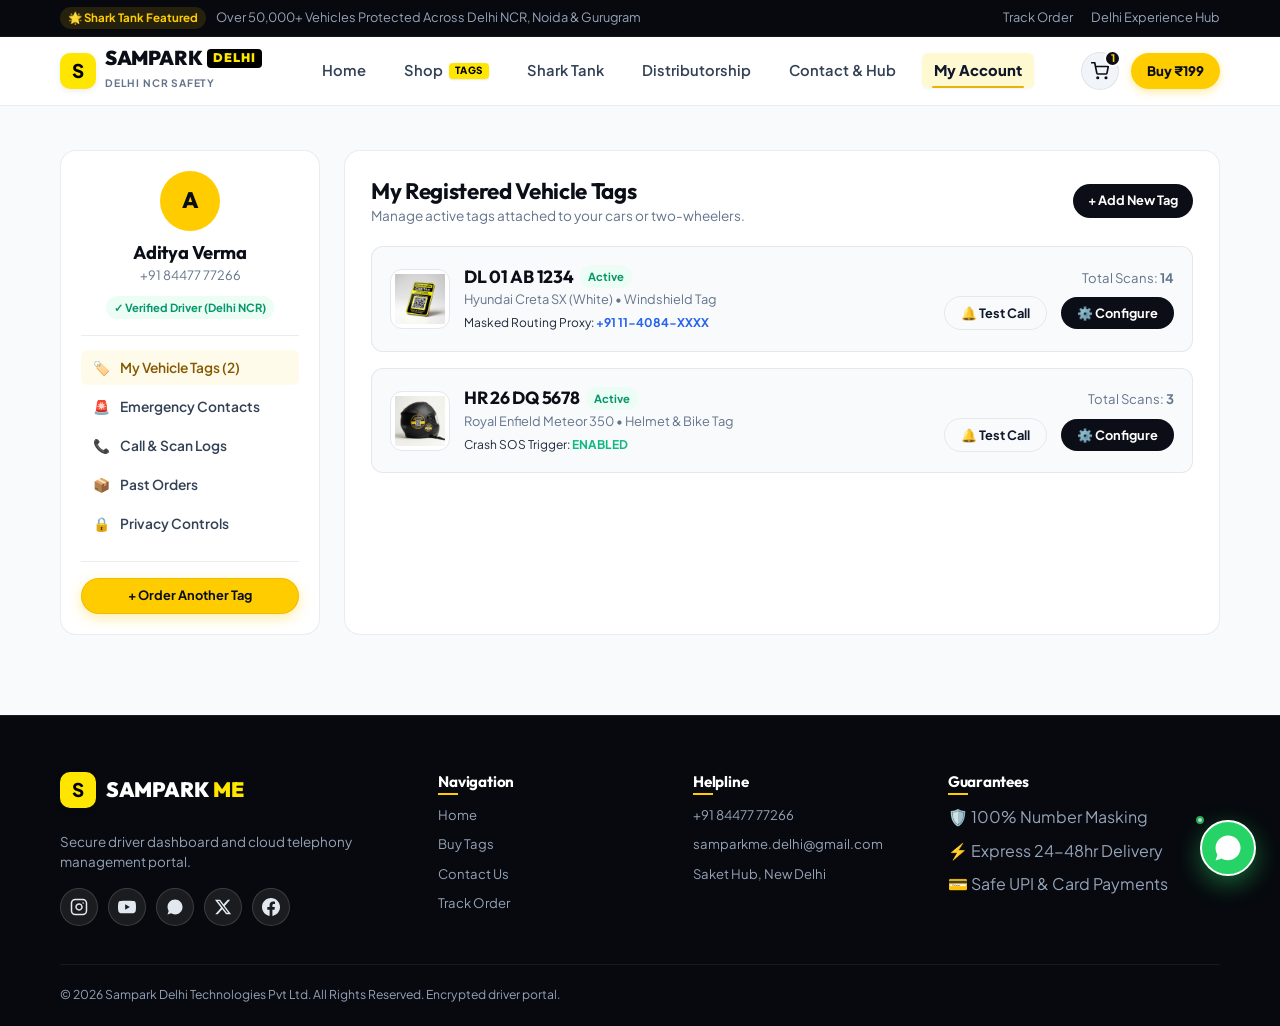
<file: account.html>
<!DOCTYPE html>
<html lang="en">
<head>
  <meta charset="UTF-8">
  <meta name="viewport" content="width=device-width, initial-scale=1.0">
  <title>Driver Dashboard & Vehicles — Sampark Delhi</title>
  <meta name="description" content="Manage your Sampark Smart Vehicle Tags, emergency SOS contacts, masked call logs, and privacy preferences.">
  <link rel="stylesheet" href="assets/css/style.css">
  <link rel="icon" href="data:image/svg+xml,<svg xmlns='http://www.w3.org/2000/svg' viewBox='0 0 24 24' fill='%23FFCC00'><path d='M12 2L2 7l10 5 10-5-10-5zM2 17l10 5 10-5M2 12l10 5 10-5'/></svg>">
</head>
<body>

  <!-- Top Announcement Bar -->
    <!-- Top Announcement Bar -->
  <div class="top-announcement">
    <div class="container">
      <div style="display:flex; align-items:center; gap:10px;">
        <span class="top-announcement-pill">🌟 Shark Tank Featured</span>
        <span>Over 50,000+ Vehicles Protected Across Delhi NCR, Noida & Gurugram</span>
      </div>
      <div class="top-announcement-right">
        <a href="track-order.html">Track Order</a>
        <a href="contact.html">Delhi Experience Hub</a>
      </div>
    </div>
  </div>

  <!-- Main Sticky Header (Calibrated for Perfect Mobile Display) -->
  <header class="site-header">
    <div class="container header-container">
      <a href="index.html" class="brand-logo" id="header-brand-logo">
        <div class="brand-logo-icon">S</div>
        <div class="brand-logo-text">
          <span class="brand-logo-name">SAMPARK<span class="logo-me-badge">DELHI</span></span>
          <span class="brand-logo-badge">Delhi NCR Safety</span>
        </div>
      </a>

      <!-- Desktop Navigation Menu -->
      <nav class="nav-menu">
        <a href="index.html" class="nav-link ">Home</a>
        <a href="shop.html" class="nav-link ">Shop <span class="nav-tag-badge">TAGS</span></a>
        <a href="shark-tank.html" class="nav-link ">Shark Tank</a>
        <a href="distributorship.html" class="nav-link ">Distributorship</a>
        <a href="contact.html" class="nav-link ">Contact & Hub</a>
        <a href="account.html" class="nav-link active">My Account</a>
      </nav>

      <!-- Action Buttons -->
      <div class="header-actions">
        <a href="cart.html" class="cart-icon-btn" aria-label="Shopping Cart">
          <svg width="18" height="18" viewBox="0 0 24 24" fill="none" stroke="currentColor" stroke-width="2.2" stroke-linecap="round" stroke-linejoin="round">
            <circle cx="9" cy="21" r="1"></circle>
            <circle cx="20" cy="21" r="1"></circle>
            <path d="M1 1h4l2.68 13.39a2 2 0 0 0 2 1.61h9.72a2 2 0 0 0 2-1.61L23 6H6"></path>
          </svg>
          <span class="cart-counter">0</span>
        </a>

        <a href="shop.html" class="header-cta-btn" id="header-cta-buy">
          <span>Buy ₹199</span>
        </a>

        <!-- Mobile Toggle Hamburger -->
        <button class="mobile-toggle" aria-label="Open Mobile Menu" id="mobile-menu-btn">
          <span></span>
          <span></span>
          <span></span>
        </button>
      </div>
    </div>
  </header>

  <!-- Mobile Drawer Overlay -->
  <div class="mobile-drawer" id="mobile-drawer">
    <div class="drawer-content">
      <div class="drawer-header">
        <div class="brand-logo">
          <div class="brand-logo-icon">S</div>
          <div class="brand-logo-text">
            <span class="brand-logo-name">SAMPARK<span class="logo-me-badge">DELHI</span></span>
            <span class="brand-logo-badge">Smart Auto Privacy</span>
          </div>
        </div>
        <button class="drawer-close">&times;</button>
      </div>

      <nav class="drawer-nav">
        <a href="index.html" class="">🏠 Home</a>
        <a href="shop.html" class="">🏷️ Shop Smart Tags</a>
        <a href="shark-tank.html" class="">🦈 Shark Tank Pitch</a>
        <a href="distributorship.html" class="">🤝 Distributorship (B2B)</a>
        <a href="contact.html" class="">📍 Contact & Hub</a>
        <a href="track-order.html" class="">📦 Track Your Order</a>
        <a href="account.html" class="active">👤 My Account & Tags</a>
      </nav>

      <div style="margin-top:auto; display:flex; flex-direction:column; gap:8px;">
        <a href="shop.html" class="btn btn-primary btn-block">Order Your Tag Now</a>
        <a href="login.html" class="btn btn-outline btn-block">Driver Login / Signup</a>
      </div>
    </div>
  </div>

  <!-- Dashboard Section -->
  <section class="account-section">
    <div class="container">
      <div class="account-layout-grid">

        <!-- Sidebar Navigation -->
        <aside class="account-sidebar">
          <div class="account-user-card">
            <div class="account-avatar" id="avatar-initial">A</div>
            <h3 style="font-size:1.15rem; color:var(--dark-900); margin-bottom:2px;" id="user-display-name">Aditya Verma</h3>
            <p style="font-size:0.8rem; color:#64748B; margin-bottom:8px;" id="user-display-phone">+91 84477 77266</p>
            <span class="tag-badge-pill tag-badge-active">
              ✓ Verified Driver (Delhi NCR)
            </span>
          </div>

          <div class="account-nav-list">
            <button class="account-nav-item active" onclick="switchDashboardTab('tags', this)">
              <span>🏷️</span> My Vehicle Tags (2)
            </button>
            <button class="account-nav-item" onclick="switchDashboardTab('emergency', this)">
              <span>🚨</span> Emergency Contacts
            </button>
            <button class="account-nav-item" onclick="switchDashboardTab('logs', this)">
              <span>📞</span> Call & Scan Logs
            </button>
            <button class="account-nav-item" onclick="switchDashboardTab('orders', this)">
              <span>📦</span> Past Orders
            </button>
            <button class="account-nav-item" onclick="switchDashboardTab('privacy', this)">
              <span>🔒</span> Privacy Controls
            </button>
          </div>

          <div style="margin-top:20px; padding-top:16px; border-top:1px solid var(--border-light);">
            <a href="shop.html" class="btn btn-primary btn-block btn-sm">
              + Order Another Tag
            </a>
          </div>
        </aside>

        <!-- Main Dashboard Card Area -->
        <div class="account-content-card">

          <!-- TAB 1: REGISTERED VEHICLE TAGS -->
          <div id="tab-tags" class="dashboard-tab-panel">
            <div style="display:flex; justify-content:space-between; align-items:center; margin-bottom:20px; flex-wrap:wrap; gap:10px;">
              <div>
                <h2 style="font-size:1.4rem; color:var(--dark-900);">My Registered Vehicle Tags</h2>
                <p style="font-size:0.85rem; color:var(--text-muted);">Manage active tags attached to your cars or two-wheelers.</p>
              </div>
              <a href="shop.html" class="btn btn-dark btn-sm">+ Add New Tag</a>
            </div>

            <!-- Tag Card 1 -->
            <div style="background:#F8FAFC; border:1px solid var(--border-light); border-radius:var(--radius-md); padding:18px; margin-bottom:16px; display:flex; justify-content:space-between; align-items:center; flex-wrap:wrap; gap:16px;">
              <div style="display:flex; align-items:center; gap:14px;">
                <div style="width:60px; height:60px; background:#FFFFFF; border-radius:var(--radius-md); padding:4px; border:1px solid #E2E8F0; display:flex; align-items:center; justify-content:center;">
                  <img src="assets/images/product-car.jpg" alt="Tag Thumbnail" style="max-height:100%;">
                </div>
                <div>
                  <div style="display:flex; align-items:center; gap:6px;">
                    <h3 style="font-size:1.1rem; color:var(--dark-900); font-family:var(--font-heading);" id="tag-1-plate">DL 01 AB 1234</h3>
                    <span class="tag-badge-pill tag-badge-active">Active</span>
                  </div>
                  <p style="font-size:0.8rem; color:#64748B; margin:2px 0 4px 0;">Hyundai Creta SX (White) • Windshield Tag</p>
                  <div style="font-size:0.75rem; color:#1E293B;">
                    Masked Routing Proxy: <strong style="color:#2563EB;">+91 11-4084-XXXX</strong>
                  </div>
                </div>
              </div>

              <div class="tag-actions-wrapper">
                <div class="tag-scans-count">Total Scans: <strong>14</strong></div>
                <div class="tag-card-actions">
                  <button onclick="testMaskedCall('DL 01 AB 1234')" class="btn btn-outline btn-sm">🔔 Test Call</button>
                  <button onclick="editTagMock('DL 01 AB 1234')" class="btn btn-dark btn-sm">⚙️ Configure</button>
                </div>
              </div>
            </div>

            <!-- Tag Card 2 -->
            <div style="background:#F8FAFC; border:1px solid var(--border-light); border-radius:var(--radius-md); padding:18px; display:flex; justify-content:space-between; align-items:center; flex-wrap:wrap; gap:16px;">
              <div style="display:flex; align-items:center; gap:14px;">
                <div style="width:60px; height:60px; background:#FFFFFF; border-radius:var(--radius-md); padding:4px; border:1px solid #E2E8F0; display:flex; align-items:center; justify-content:center;">
                  <img src="assets/images/product-bike.jpg" alt="Tag Thumbnail" style="max-height:100%;">
                </div>
                <div>
                  <div style="display:flex; align-items:center; gap:6px;">
                    <h3 style="font-size:1.1rem; color:var(--dark-900); font-family:var(--font-heading);">HR 26 DQ 5678</h3>
                    <span class="tag-badge-pill tag-badge-active">Active</span>
                  </div>
                  <p style="font-size:0.8rem; color:#64748B; margin:2px 0 4px 0;">Royal Enfield Meteor 350 • Helmet & Bike Tag</p>
                  <div style="font-size:0.75rem; color:#1E293B;">
                    Crash SOS Trigger: <strong style="color:#10B981;">ENABLED</strong>
                  </div>
                </div>
              </div>

              <div class="tag-actions-wrapper">
                <div class="tag-scans-count">Total Scans: <strong>3</strong></div>
                <div class="tag-card-actions">
                  <button onclick="testMaskedCall('HR 26 DQ 5678')" class="btn btn-outline btn-sm">🔔 Test Call</button>
                  <button onclick="editTagMock('HR 26 DQ 5678')" class="btn btn-dark btn-sm">⚙️ Configure</button>
                </div>
              </div>
            </div>
          </div>

          <!-- TAB 2: EMERGENCY SOS CONTACTS -->
          <div id="tab-emergency" class="dashboard-tab-panel" style="display:none;">
            <h2 style="font-size:1.4rem; color:var(--dark-900); margin-bottom:4px;">Emergency SOS Broadcast Contacts</h2>
            <p style="font-size:0.85rem; color:var(--text-muted); margin-bottom:20px;">
              When your tag is scanned during roadside emergencies or towing, these contacts will receive instant SMS & WhatsApp alerts.
            </p>

            <form onsubmit="handleSaveEmergency(event)" style="background:#F8FAFC; border:1px solid var(--border-light); border-radius:var(--radius-md); padding:20px;">
              <div class="form-grid-2">
                <div class="form-group">
                  <label>Emergency Contact 1 (Spouse / Parent)</label>
                  <input type="text" class="form-control" value="Sunita Verma (Wife)" required>
                </div>
                <div class="form-group">
                  <label>Mobile Number 1</label>
                  <input type="tel" class="form-control" value="+91 98111 22334" required>
                </div>
              </div>

              <div class="form-grid-2">
                <div class="form-group">
                  <label>Emergency Contact 2 (Sibling / Friend)</label>
                  <input type="text" class="form-control" value="Vikram Verma (Brother)">
                </div>
                <div class="form-group">
                  <label>Mobile Number 2</label>
                  <input type="tel" class="form-control" value="+91 98222 33445">
                </div>
              </div>

              <button type="submit" class="btn btn-primary btn-sm">Save Emergency Contacts</button>
            </form>
          </div>

          <!-- TAB 3: CALL & SCAN LOGS -->
          <div id="tab-logs" class="dashboard-tab-panel" style="display:none;">
            <h2 style="font-size:1.4rem; color:var(--dark-900); margin-bottom:4px;">Live Call & Parking Scan History</h2>
            <p style="font-size:0.85rem; color:var(--text-muted); margin-bottom:20px;">Audit trail of every scan made on your vehicle tags across Delhi NCR.</p>

            <div style="border:1px solid var(--border-light); border-radius:var(--radius-md);">
              <table class="scan-history-table" style="width:100%; border-collapse:collapse; text-align:left; font-size:0.84rem;">
                <thead style="background:#F1F5F9; color:#475569;">
                  <tr>
                    <th style="padding:12px;">Timestamp</th>
                    <th style="padding:12px;">Vehicle</th>
                    <th style="padding:12px;">Reason</th>
                    <th style="padding:12px;">Call Routing</th>
                    <th style="padding:12px;">Status</th>
                  </tr>
                </thead>
                <tbody>
                  <tr style="border-bottom:1px solid #E2E8F0;">
                    <td data-label="Timestamp" style="padding:12px; font-weight:600;">Today, 11:20 AM</td>
                    <td data-label="Vehicle" style="padding:12px; font-weight:700; color:#D97706;">DL 01 AB 1234</td>
                    <td data-label="Reason" style="padding:12px;">Car Double Parked</td>
                    <td data-label="Call Routing" style="padding:12px; color:#2563EB;">Masked (1m 12s)</td>
                    <td data-label="Status" style="padding:12px;"><span class="tag-badge-pill tag-badge-active">Answered</span></td>
                  </tr>
                  <tr style="border-bottom:1px solid #E2E8F0;">
                    <td data-label="Timestamp" style="padding:12px; font-weight:600;">22 Sep, 04:45 PM</td>
                    <td data-label="Vehicle" style="padding:12px; font-weight:700; color:#D97706;">DL 01 AB 1234</td>
                    <td data-label="Reason" style="padding:12px;">Headlights Left On</td>
                    <td data-label="Call Routing" style="padding:12px; color:#2563EB;">WhatsApp Alert</td>
                    <td data-label="Status" style="padding:12px;"><span class="tag-badge-pill tag-badge-active">Delivered</span></td>
                  </tr>
                  <tr>
                    <td data-label="Timestamp" style="padding:12px; font-weight:600;">18 Sep, 02:10 PM</td>
                    <td data-label="Vehicle" style="padding:12px; font-weight:700; color:#D97706;">HR 26 DQ 5678</td>
                    <td data-label="Reason" style="padding:12px;">General Inquiry</td>
                    <td data-label="Call Routing" style="padding:12px; color:#2563EB;">Masked (42s)</td>
                    <td data-label="Status" style="padding:12px;"><span class="tag-badge-pill tag-badge-active">Answered</span></td>
                  </tr>
                </tbody>
              </table>
            </div>
          </div>

          <!-- TAB 4: PAST ORDERS -->
          <div id="tab-orders" class="dashboard-tab-panel" style="display:none;">
            <h2 style="font-size:1.4rem; color:var(--dark-900); margin-bottom:4px;">Your Tag Orders</h2>
            <p style="font-size:0.85rem; color:var(--text-muted); margin-bottom:20px;">Track shipments and download tax invoices.</p>

            <div style="background:#F8FAFC; border:1px solid var(--border-light); border-radius:var(--radius-md); padding:16px; display:flex; justify-content:space-between; align-items:center; flex-wrap:wrap; gap:12px;">
              <div>
                <span class="tag-badge-pill tag-badge-active">Delivered</span>
                <h4 style="font-size:1rem; color:var(--dark-900); margin:3px 0;">Order #SMP-519284</h4>
                <p style="font-size:0.8rem; color:#64748B; margin-bottom:0;">1 × Sampark Smart Car Tag (DL 01 AB 1234) • Total: ₹199</p>
              </div>
              <div style="display:flex; gap:8px;">
                <a href="track-order.html?orderId=SMP-519284" class="btn btn-outline btn-sm">Track Again</a>
                <button onclick="window.SamparkApp.showToastMessage('Invoice downloading...')" class="btn btn-dark btn-sm">PDF Invoice</button>
              </div>
            </div>
          </div>

          <!-- TAB 5: PRIVACY CONTROLS -->
          <div id="tab-privacy" class="dashboard-tab-panel" style="display:none;">
            <h2 style="font-size:1.4rem; color:var(--dark-900); margin-bottom:4px;">Driver Privacy & Do Not Disturb Controls</h2>
            <p style="font-size:0.85rem; color:var(--text-muted); margin-bottom:20px;">Configure how callers reach you and protect your personal hours.</p>

            <div style="display:flex; flex-direction:column; gap:14px;">
              <div style="display:flex; justify-content:space-between; align-items:center; padding:14px; background:#F8FAFC; border-radius:var(--radius-md); border:1px solid var(--border-light);">
                <div>
                  <strong style="color:var(--dark-900); font-size:0.88rem;">100% Masked Audio Calling</strong>
                  <div style="font-size:0.78rem; color:#64748B;">Route calls through Sampark Delhi virtual proxy number.</div>
                </div>
                <input type="checkbox" checked style="width:18px; height:18px; accent-color:var(--primary);">
              </div>

              <div style="display:flex; justify-content:space-between; align-items:center; padding:14px; background:#F8FAFC; border-radius:var(--radius-md); border:1px solid var(--border-light);">
                <div>
                  <strong style="color:var(--dark-900); font-size:0.88rem;">Instant WhatsApp Push Notifications</strong>
                  <div style="font-size:0.78rem; color:#64748B;">Send WhatsApp text with parking location when tag is scanned.</div>
                </div>
                <input type="checkbox" checked style="width:18px; height:18px; accent-color:var(--primary);">
              </div>

              <div style="display:flex; justify-content:space-between; align-items:center; padding:14px; background:#F8FAFC; border-radius:var(--radius-md); border:1px solid var(--border-light);">
                <div>
                  <strong style="color:var(--dark-900); font-size:0.88rem;">Night Mode DND (11:00 PM – 06:00 AM)</strong>
                  <div style="font-size:0.78rem; color:#64748B;">Only allow Emergency SOS triggers during late night hours.</div>
                </div>
                <input type="checkbox" checked style="width:18px; height:18px; accent-color:var(--primary);">
              </div>
            </div>

            <button onclick="window.SamparkApp.showToastMessage('Privacy preferences updated successfully!')" class="btn btn-primary btn-sm" style="margin-top:16px;">
              Save Privacy Preferences
            </button>
          </div>

        </div>

      </div>
    </div>
  </section>

  <!-- Footer -->
  <footer class="site-footer">
    <div class="container">
      <div class="footer-top-grid">
        <div class="footer-brand">
          <a href="index.html" class="brand-logo" style="margin-bottom: 12px;">
            <div class="brand-logo-icon">S</div>
            <div class="brand-logo-text"><span class="brand-logo-name" style="color: #FFF;">SAMPARK<span style="color:var(--primary);">ME</span></span></div>
          </a>
          <p>Secure driver dashboard and cloud telephony management portal.</p>
          <div class="footer-social-links" style="margin-top:14px;">
            <a href="https://instagram.com" target="_blank" rel="noopener" class="social-btn instagram" aria-label="Instagram">
              <svg viewBox="0 0 24 24" fill="none" stroke="currentColor" stroke-width="2" stroke-linecap="round" stroke-linejoin="round"><rect x="2" y="2" width="20" height="20" rx="5" ry="5"></rect><path d="M16 11.37A4 4 0 1 1 12.63 8 4 4 0 0 1 16 11.37z"></path><line x1="17.5" y1="6.5" x2="17.51" y2="6.5"></line></svg>
            </a>
            <a href="https://youtube.com" target="_blank" rel="noopener" class="social-btn youtube" aria-label="YouTube">
              <svg viewBox="0 0 24 24" fill="currentColor"><path d="M23.498 6.186a3.016 3.016 0 0 0-2.122-2.136C19.505 3.545 12 3.545 12 3.545s-7.505 0-9.377.505A3.017 3.017 0 0 0 .502 6.186C0 8.07 0 12 0 12s0 3.93.502 5.814a3.016 3.016 0 0 0 2.122 2.136c1.871.505 9.376.505 9.376.505s7.505 0 9.377-.505a3.015 3.015 0 0 0 2.122-2.136C24 15.93 24 12 24 12s0-3.93-.502-5.814zM9.545 15.568V8.432L15.818 12l-6.273 3.568z"/></svg>
            </a>
            <a href="https://wa.me/918447777266" target="_blank" rel="noopener" class="social-btn whatsapp" aria-label="WhatsApp">
              <svg viewBox="0 0 24 24" fill="currentColor"><path d="M17.472 14.382c-.301-.15-1.78-.879-2.056-.98-.275-.1-.475-.15-.675.15-.199.3-.774.98-.949 1.18-.175.2-.349.225-.65.075-.301-.15-1.272-.469-2.423-1.496-.895-.798-1.5-1.784-1.675-2.084-.175-.3-.019-.462.131-.611.136-.134.301-.35.451-.525.15-.175.2-.3.3-.5.1-.2.05-.375-.025-.525-.075-.15-.675-1.628-.925-2.228-.243-.585-.49-.505-.675-.515-.175-.01-.375-.01-.575-.01s-.525.075-.8.375c-.275.3-1.05 1.025-1.05 2.5s1.075 2.899 1.225 3.1c.15.2 2.115 3.23 5.124 4.53.716.31 1.275.495 1.71.634.719.229 1.373.197 1.89.12.576-.086 1.78-.727 2.03-1.428.25-.7.25-1.302.175-1.428-.075-.126-.275-.201-.576-.351zM12.04 2C6.516 2 2.028 6.488 2.028 12.012c0 1.954.56 3.784 1.536 5.334L2 22l4.81-1.523c1.488.887 3.226 1.385 5.23 1.385 5.524 0 10.012-4.488 10.012-10.012S17.564 2 12.04 2z"/></svg>
            </a>
            <a href="https://twitter.com" target="_blank" rel="noopener" class="social-btn twitter" aria-label="X (Twitter)">
              <svg viewBox="0 0 24 24" fill="currentColor"><path d="M18.244 2.25h3.308l-7.227 8.26 8.502 11.24H16.17l-5.214-6.817L4.99 21.75H1.68l7.73-8.835L1.254 2.25H8.08l4.713 6.231zm-1.161 17.52h1.833L7.084 4.126H5.117z"/></svg>
            </a>
            <a href="https://facebook.com" target="_blank" rel="noopener" class="social-btn facebook" aria-label="Facebook">
              <svg viewBox="0 0 24 24" fill="currentColor"><path d="M24 12.073c0-6.627-5.373-12-12-12s-12 5.373-12 12c0 5.99 4.388 10.954 10.125 11.854v-8.385H7.078v-3.47h3.047V9.43c0-3.007 1.792-4.669 4.533-4.669 1.312 0 2.686.235 2.686.235v2.953H15.83c-1.491 0-1.956.925-1.956 1.874v2.25h3.328l-.532 3.47h-2.796v8.385C19.612 23.027 24 18.062 24 12.073z"/></svg>
            </a>
          </div>
        </div>
        <div class="footer-col">
          <h4>Navigation</h4>
          <div class="footer-links-list">
            <a href="index.html">Home</a>
            <a href="shop.html">Buy Tags</a>
            <a href="contact.html">Contact Us</a>
            <a href="track-order.html">Track Order</a>
          </div>
        </div>
        <div class="footer-col">
          <h4>Helpline</h4>
          <div class="footer-links-list">
            <a href="tel:+918447777266">+91 84477 77266</a>
            <a href="mailto:samparkme.delhi@gmail.com">samparkme.delhi@gmail.com</a>
            <a href="contact.html">Saket Hub, New Delhi</a>
          </div>
        </div>
        <div class="footer-col">
          <h4>Guarantees</h4>
          <div class="footer-links-list">
            <span>🛡️ 100% Number Masking</span>
            <span>⚡ Express 24-48hr Delivery</span>
            <span>💳 Safe UPI & Card Payments</span>
          </div>
        </div>
      </div>
      <div class="footer-bottom-bar">
        <div>© 2026 Sampark Delhi Technologies Pvt Ltd. All Rights Reserved. Encrypted driver portal.</div>
      </div>
    </div>
  </footer>

      <!-- Fixed Floating Chat on WhatsApp Widget (Pure Icon) -->
  <a href="https://wa.me/918447777266?text=Hello%20Sampark%20Delhi%2C%20I%20have%20a%20question%20about%20smart%20vehicle%20tags."
     target="_blank" rel="noopener noreferrer" class="floating-whatsapp" id="floating-whatsapp-btn" aria-label="Chat on WhatsApp">
    <svg viewBox="0 0 24 24"><path d="M12.04 2C6.516 2 2.028 6.488 2.028 12.012c0 1.954.56 3.784 1.536 5.334L2 22l4.81-1.523c1.488.887 3.226 1.385 5.23 1.385 5.524 0 10.012-4.488 10.012-10.012S17.564 2 12.04 2zm5.432 12.382c-.301-.15-1.78-.879-2.056-.98-.275-.1-.475-.15-.675.15-.199.3-.774.98-.949 1.18-.175.2-.349.225-.65.075-.301-.15-1.272-.469-2.423-1.496-.895-.798-1.5-1.784-1.675-2.084-.175-.3-.019-.462.131-.611.136-.134.301-.35.451-.525.15-.175.2-.3.3-.5.1-.2.05-.375-.025-.525-.075-.15-.675-1.628-.925-2.228-.243-.585-.49-.505-.675-.515-.175-.01-.375-.01-.575-.01s-.525.075-.8.375c-.275.3-1.05 1.025-1.05 2.5s1.075 2.899 1.225 3.1c.15.2 2.115 3.23 5.124 4.53.716.31 1.275.495 1.71.634.719.229 1.373.197 1.89.12.576-.086 1.78-.727 2.03-1.428.25-.7.25-1.302.175-1.428-.075-.126-.275-.201-.576-.351z"/></svg>
    <span class="whatsapp-pulse"></span>
  </a>

  <div class="toast-container"></div>
  <script src="assets/js/main.js"></script>

  <script>
    function switchDashboardTab(tabId, btn) {
      document.querySelectorAll('.dashboard-tab-panel').forEach(p => p.style.display = 'none');
      document.querySelectorAll('.account-nav-item').forEach(b => b.classList.remove('active'));

      const target = document.getElementById(`tab-${tabId}`);
      if (target) target.style.display = 'block';
      if (btn) btn.classList.add('active');
    }

    function testMaskedCall(plate) {
      window.SamparkApp.showToastMessage(`📞 Initiating test masked proxy call for ${plate}...`);
    }

    function editTagMock(plate) {
      window.SamparkApp.showToastMessage(`⚙️ Opened settings for ${plate}`);
    }

    function handleSaveEmergency(e) {
      e.preventDefault();
      window.SamparkApp.showToastMessage('Emergency SOS contacts updated!');
    }

    function handleLogout() {
      localStorage.removeItem('sampark_user');
      window.SamparkApp.showToastMessage('Logged out successfully. Redirecting to Login...');
      setTimeout(() => window.location.href = 'login.html', 800);
    }

    document.addEventListener('DOMContentLoaded', () => {
      const user = JSON.parse(localStorage.getItem('sampark_user') || 'null');
      if (user) {
        if (user.name) {
          document.getElementById('user-display-name').textContent = user.name;
          document.getElementById('avatar-initial').textContent = user.name.charAt(0).toUpperCase();
        }
        if (user.phone) {
          document.getElementById('user-display-phone').textContent = user.phone;
        }
        if (user.vehicle) {
          const p = document.getElementById('tag-1-plate');
          if (p) p.textContent = user.vehicle;
        }
      }
    });
  </script>
</body>
</html>
</file>
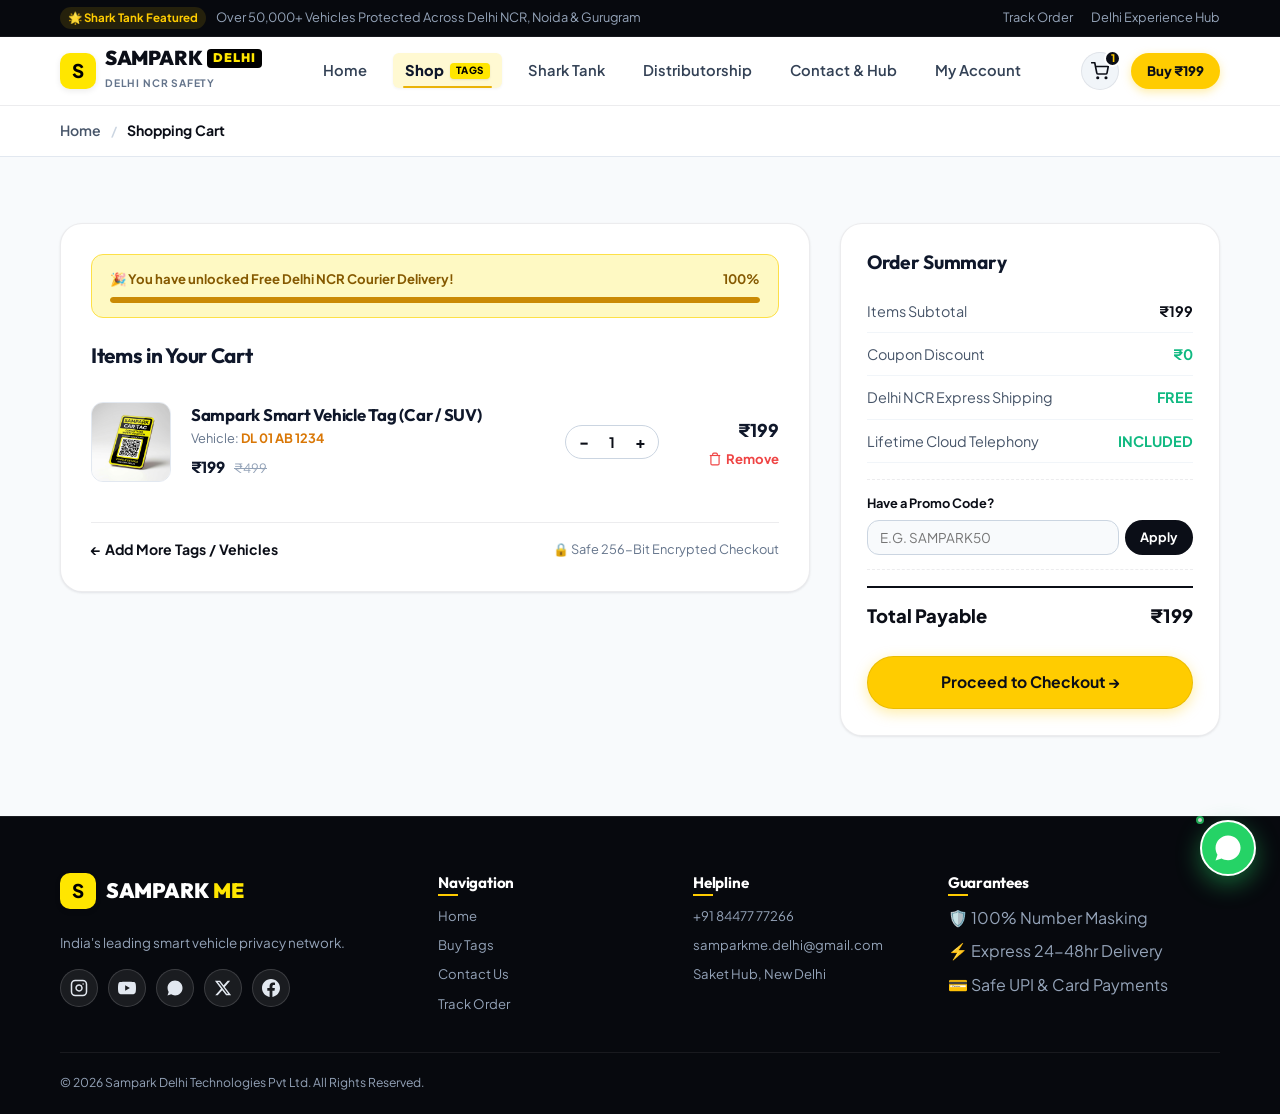
<file: cart.html>
<!DOCTYPE html>
<html lang="en">
<head>
  <meta charset="UTF-8">
  <meta name="viewport" content="width=device-width, initial-scale=1.0">
  <title>Your Shopping Cart — Sampark Delhi</title>
  <meta name="description" content="View items in your cart, apply promo codes, and proceed to secure checkout for your Sampark Smart Vehicle QR Tag.">
  <link rel="stylesheet" href="assets/css/style.css">
  <link rel="icon" href="data:image/svg+xml,<svg xmlns='http://www.w3.org/2000/svg' viewBox='0 0 24 24' fill='%23FFCC00'><path d='M12 2L2 7l10 5 10-5-10-5zM2 17l10 5 10-5M2 12l10 5 10-5'/></svg>">
</head>
<body>

  <!-- Top Announcement Bar -->
    <!-- Top Announcement Bar -->
  <div class="top-announcement">
    <div class="container">
      <div style="display:flex; align-items:center; gap:10px;">
        <span class="top-announcement-pill">🌟 Shark Tank Featured</span>
        <span>Over 50,000+ Vehicles Protected Across Delhi NCR, Noida & Gurugram</span>
      </div>
      <div class="top-announcement-right">
        <a href="track-order.html">Track Order</a>
        <a href="contact.html">Delhi Experience Hub</a>
      </div>
    </div>
  </div>

  <!-- Main Sticky Header (Calibrated for Perfect Mobile Display) -->
  <header class="site-header">
    <div class="container header-container">
      <a href="index.html" class="brand-logo" id="header-brand-logo">
        <div class="brand-logo-icon">S</div>
        <div class="brand-logo-text">
          <span class="brand-logo-name">SAMPARK<span class="logo-me-badge">DELHI</span></span>
          <span class="brand-logo-badge">Delhi NCR Safety</span>
        </div>
      </a>

      <!-- Desktop Navigation Menu -->
      <nav class="nav-menu">
        <a href="index.html" class="nav-link ">Home</a>
        <a href="shop.html" class="nav-link active">Shop <span class="nav-tag-badge">TAGS</span></a>
        <a href="shark-tank.html" class="nav-link ">Shark Tank</a>
        <a href="distributorship.html" class="nav-link ">Distributorship</a>
        <a href="contact.html" class="nav-link ">Contact & Hub</a>
        <a href="account.html" class="nav-link ">My Account</a>
      </nav>

      <!-- Action Buttons -->
      <div class="header-actions">
        <a href="cart.html" class="cart-icon-btn" aria-label="Shopping Cart">
          <svg width="18" height="18" viewBox="0 0 24 24" fill="none" stroke="currentColor" stroke-width="2.2" stroke-linecap="round" stroke-linejoin="round">
            <circle cx="9" cy="21" r="1"></circle>
            <circle cx="20" cy="21" r="1"></circle>
            <path d="M1 1h4l2.68 13.39a2 2 0 0 0 2 1.61h9.72a2 2 0 0 0 2-1.61L23 6H6"></path>
          </svg>
          <span class="cart-counter">0</span>
        </a>

        <a href="shop.html" class="header-cta-btn" id="header-cta-buy">
          <span>Buy ₹199</span>
        </a>

        <!-- Mobile Toggle Hamburger -->
        <button class="mobile-toggle" aria-label="Open Mobile Menu" id="mobile-menu-btn">
          <span></span>
          <span></span>
          <span></span>
        </button>
      </div>
    </div>
  </header>

  <!-- Mobile Drawer Overlay -->
  <div class="mobile-drawer" id="mobile-drawer">
    <div class="drawer-content">
      <div class="drawer-header">
        <div class="brand-logo">
          <div class="brand-logo-icon">S</div>
          <div class="brand-logo-text">
            <span class="brand-logo-name">SAMPARK<span class="logo-me-badge">DELHI</span></span>
            <span class="brand-logo-badge">Smart Auto Privacy</span>
          </div>
        </div>
        <button class="drawer-close">&times;</button>
      </div>

      <nav class="drawer-nav">
        <a href="index.html" class="">🏠 Home</a>
        <a href="shop.html" class="active">🏷️ Shop Smart Tags</a>
        <a href="shark-tank.html" class="">🦈 Shark Tank Pitch</a>
        <a href="distributorship.html" class="">🤝 Distributorship (B2B)</a>
        <a href="contact.html" class="">📍 Contact & Hub</a>
        <a href="track-order.html" class="">📦 Track Your Order</a>
        <a href="account.html" class="">👤 My Account & Tags</a>
      </nav>

      <div style="margin-top:auto; display:flex; flex-direction:column; gap:8px;">
        <a href="shop.html" class="btn btn-primary btn-block">Order Your Tag Now</a>
        <a href="login.html" class="btn btn-outline btn-block">Driver Login / Signup</a>
      </div>
    </div>
  </div>

  <!-- Breadcrumb -->
  <div class="breadcrumb-nav">
    <div class="container">
      <div class="breadcrumb-list">
        <a href="index.html">Home</a>
        <span class="breadcrumb-separator">/</span>
        <span style="color:var(--dark-900); font-weight:700;">Shopping Cart</span>
      </div>
    </div>
  </div>

  <!-- Main Cart Section -->
  <section class="cart-section">
    <div class="container">

      <!-- Active Cart Layout -->
      <div class="cart-layout-grid" id="cart-active-wrapper">

        <!-- Left Items Column -->
        <div class="cart-items-card">
          <div class="cart-shipping-bar">
            <div style="display:flex; justify-content:space-between; align-items:center; font-size:0.82rem; font-weight:700; color:#855900;">
              <span>🎉 You have unlocked Free Delhi NCR Courier Delivery!</span>
              <span>100%</span>
            </div>
            <div class="shipping-progress-track">
              <div class="shipping-progress-fill"></div>
            </div>
          </div>

          <h2 style="font-size:1.3rem; margin-bottom:14px;">Items in Your Cart</h2>

          <div id="cart-items-list">
            <!-- Dynamically populated by main.js -->
          </div>

          <div style="display:flex; justify-content:space-between; align-items:center; margin-top:20px; padding-top:16px; border-top:1px solid var(--border-light); flex-wrap:wrap; gap:10px;">
            <a href="shop.html" style="font-weight:700; color:var(--dark-900); font-size:0.88rem; display:flex; align-items:center; gap:6px;">
              ← Add More Tags / Vehicles
            </a>
            <span style="font-size:0.8rem; color:#64748B;">🔒 Safe 256-Bit Encrypted Checkout</span>
          </div>
        </div>

        <!-- Right Summary Column -->
        <div>
          <div class="cart-summary-card">
            <h3 style="font-size:1.2rem; margin-bottom:16px;">Order Summary</h3>

            <div class="summary-row">
              <span>Items Subtotal</span>
              <span id="cart-subtotal" style="font-weight:700; color:var(--dark-900);">₹0</span>
            </div>

            <div class="summary-row">
              <span>Coupon Discount</span>
              <span id="cart-discount" style="color:#10B981; font-weight:700;">₹0</span>
            </div>

            <div class="summary-row">
              <span>Delhi NCR Express Shipping</span>
              <span style="color:#10B981; font-weight:700;">FREE</span>
            </div>

            <div class="summary-row">
              <span>Lifetime Cloud Telephony</span>
              <span style="color:#10B981; font-weight:700;">INCLUDED</span>
            </div>

            <!-- Coupon Input -->
            <div style="margin: 16px 0; border-top:1px dashed var(--border-light); border-bottom:1px dashed var(--border-light); padding: 14px 0;">
              <label style="display:block; font-size:0.8rem; font-weight:700; color:var(--dark-900); margin-bottom:6px;">Have a Promo Code?</label>
              <div style="display:flex; gap:6px;">
                <input type="text" id="coupon-input" placeholder="e.g. SAMPARK50" style="padding:8px 12px; background:#F8FAFC; border:1px solid #CBD5E1; border-radius:var(--radius-md); font-size:0.84rem; flex-grow:1; text-transform:uppercase;">
                <button class="btn btn-dark btn-sm" id="apply-coupon-btn">Apply</button>
              </div>
              <div id="coupon-msg" style="display:none; font-size:0.78rem; margin-top:6px; font-weight:600;"></div>
            </div>

            <div class="summary-row total">
              <span>Total Payable</span>
              <span id="cart-total" style="color:var(--dark-900);">₹0</span>
            </div>

            <a href="checkout.html" class="btn btn-primary btn-block btn-lg" style="margin-top:16px;">
              Proceed to Checkout →
            </a>
          </div>
        </div>

      </div>

      <!-- Empty Cart State -->
      <div id="cart-empty-state" style="display:none; text-align:center; padding: 60px 20px; background:#FFFFFF; border-radius:var(--radius-lg); border:1px solid var(--border-light); max-width:540px; margin: 0 auto;">
        <div style="font-size:3.5rem; margin-bottom:10px;">🛒</div>
        <h2 style="font-size:1.6rem; margin-bottom:10px;">Your Cart is Empty</h2>
        <p style="color:var(--text-muted); font-size:0.95rem; margin-bottom:24px;">
          Protect your phone number today for just ₹199!
        </p>
        <a href="shop.html" class="btn btn-primary btn-lg">Browse Smart Tags</a>
      </div>

    </div>
  </section>

  <!-- Footer -->
  <footer class="site-footer">
    <div class="container">
      <div class="footer-top-grid">
        <div class="footer-brand">
          <a href="index.html" class="brand-logo" style="margin-bottom: 12px;">
            <div class="brand-logo-icon">S</div>
            <div class="brand-logo-text"><span class="brand-logo-name" style="color: #FFF;">SAMPARK<span style="color:var(--primary);">ME</span></span></div>
          </a>
          <p>India's leading smart vehicle privacy network.</p>
          <div class="footer-social-links" style="margin-top:14px;">
            <a href="https://instagram.com" target="_blank" rel="noopener" class="social-btn instagram" aria-label="Instagram">
              <svg viewBox="0 0 24 24" fill="none" stroke="currentColor" stroke-width="2" stroke-linecap="round" stroke-linejoin="round"><rect x="2" y="2" width="20" height="20" rx="5" ry="5"></rect><path d="M16 11.37A4 4 0 1 1 12.63 8 4 4 0 0 1 16 11.37z"></path><line x1="17.5" y1="6.5" x2="17.51" y2="6.5"></line></svg>
            </a>
            <a href="https://youtube.com" target="_blank" rel="noopener" class="social-btn youtube" aria-label="YouTube">
              <svg viewBox="0 0 24 24" fill="currentColor"><path d="M23.498 6.186a3.016 3.016 0 0 0-2.122-2.136C19.505 3.545 12 3.545 12 3.545s-7.505 0-9.377.505A3.017 3.017 0 0 0 .502 6.186C0 8.07 0 12 0 12s0 3.93.502 5.814a3.016 3.016 0 0 0 2.122 2.136c1.871.505 9.376.505 9.376.505s7.505 0 9.377-.505a3.015 3.015 0 0 0 2.122-2.136C24 15.93 24 12 24 12s0-3.93-.502-5.814zM9.545 15.568V8.432L15.818 12l-6.273 3.568z"/></svg>
            </a>
            <a href="https://wa.me/918447777266" target="_blank" rel="noopener" class="social-btn whatsapp" aria-label="WhatsApp">
              <svg viewBox="0 0 24 24" fill="currentColor"><path d="M17.472 14.382c-.301-.15-1.78-.879-2.056-.98-.275-.1-.475-.15-.675.15-.199.3-.774.98-.949 1.18-.175.2-.349.225-.65.075-.301-.15-1.272-.469-2.423-1.496-.895-.798-1.5-1.784-1.675-2.084-.175-.3-.019-.462.131-.611.136-.134.301-.35.451-.525.15-.175.2-.3.3-.5.1-.2.05-.375-.025-.525-.075-.15-.675-1.628-.925-2.228-.243-.585-.49-.505-.675-.515-.175-.01-.375-.01-.575-.01s-.525.075-.8.375c-.275.3-1.05 1.025-1.05 2.5s1.075 2.899 1.225 3.1c.15.2 2.115 3.23 5.124 4.53.716.31 1.275.495 1.71.634.719.229 1.373.197 1.89.12.576-.086 1.78-.727 2.03-1.428.25-.7.25-1.302.175-1.428-.075-.126-.275-.201-.576-.351zM12.04 2C6.516 2 2.028 6.488 2.028 12.012c0 1.954.56 3.784 1.536 5.334L2 22l4.81-1.523c1.488.887 3.226 1.385 5.23 1.385 5.524 0 10.012-4.488 10.012-10.012S17.564 2 12.04 2z"/></svg>
            </a>
            <a href="https://twitter.com" target="_blank" rel="noopener" class="social-btn twitter" aria-label="X (Twitter)">
              <svg viewBox="0 0 24 24" fill="currentColor"><path d="M18.244 2.25h3.308l-7.227 8.26 8.502 11.24H16.17l-5.214-6.817L4.99 21.75H1.68l7.73-8.835L1.254 2.25H8.08l4.713 6.231zm-1.161 17.52h1.833L7.084 4.126H5.117z"/></svg>
            </a>
            <a href="https://facebook.com" target="_blank" rel="noopener" class="social-btn facebook" aria-label="Facebook">
              <svg viewBox="0 0 24 24" fill="currentColor"><path d="M24 12.073c0-6.627-5.373-12-12-12s-12 5.373-12 12c0 5.99 4.388 10.954 10.125 11.854v-8.385H7.078v-3.47h3.047V9.43c0-3.007 1.792-4.669 4.533-4.669 1.312 0 2.686.235 2.686.235v2.953H15.83c-1.491 0-1.956.925-1.956 1.874v2.25h3.328l-.532 3.47h-2.796v8.385C19.612 23.027 24 18.062 24 12.073z"/></svg>
            </a>
          </div>
        </div>
        <div class="footer-col">
          <h4>Navigation</h4>
          <div class="footer-links-list">
            <a href="index.html">Home</a>
            <a href="shop.html">Buy Tags</a>
            <a href="contact.html">Contact Us</a>
            <a href="track-order.html">Track Order</a>
          </div>
        </div>
        <div class="footer-col">
          <h4>Helpline</h4>
          <div class="footer-links-list">
            <a href="tel:+918447777266">+91 84477 77266</a>
            <a href="mailto:samparkme.delhi@gmail.com">samparkme.delhi@gmail.com</a>
            <a href="contact.html">Saket Hub, New Delhi</a>
          </div>
        </div>
        <div class="footer-col">
          <h4>Guarantees</h4>
          <div class="footer-links-list">
            <span>🛡️ 100% Number Masking</span>
            <span>⚡ Express 24-48hr Delivery</span>
            <span>💳 Safe UPI & Card Payments</span>
          </div>
        </div>
      </div>
      <div class="footer-bottom-bar">
        <div>© 2026 Sampark Delhi Technologies Pvt Ltd. All Rights Reserved.</div>
      </div>
    </div>
  </footer>

      <!-- Fixed Floating Chat on WhatsApp Widget (Pure Icon) -->
  <a href="https://wa.me/918447777266?text=Hello%20Sampark%20Delhi%2C%20I%20have%20a%20question%20about%20smart%20vehicle%20tags."
     target="_blank" rel="noopener noreferrer" class="floating-whatsapp" id="floating-whatsapp-btn" aria-label="Chat on WhatsApp">
    <svg viewBox="0 0 24 24"><path d="M12.04 2C6.516 2 2.028 6.488 2.028 12.012c0 1.954.56 3.784 1.536 5.334L2 22l4.81-1.523c1.488.887 3.226 1.385 5.23 1.385 5.524 0 10.012-4.488 10.012-10.012S17.564 2 12.04 2zm5.432 12.382c-.301-.15-1.78-.879-2.056-.98-.275-.1-.475-.15-.675.15-.199.3-.774.98-.949 1.18-.175.2-.349.225-.65.075-.301-.15-1.272-.469-2.423-1.496-.895-.798-1.5-1.784-1.675-2.084-.175-.3-.019-.462.131-.611.136-.134.301-.35.451-.525.15-.175.2-.3.3-.5.1-.2.05-.375-.025-.525-.075-.15-.675-1.628-.925-2.228-.243-.585-.49-.505-.675-.515-.175-.01-.375-.01-.575-.01s-.525.075-.8.375c-.275.3-1.05 1.025-1.05 2.5s1.075 2.899 1.225 3.1c.15.2 2.115 3.23 5.124 4.53.716.31 1.275.495 1.71.634.719.229 1.373.197 1.89.12.576-.086 1.78-.727 2.03-1.428.25-.7.25-1.302.175-1.428-.075-.126-.275-.201-.576-.351z"/></svg>
    <span class="whatsapp-pulse"></span>
  </a>

  <div class="toast-container"></div>
  <script src="assets/js/main.js"></script>
</body>
</html>
</file>
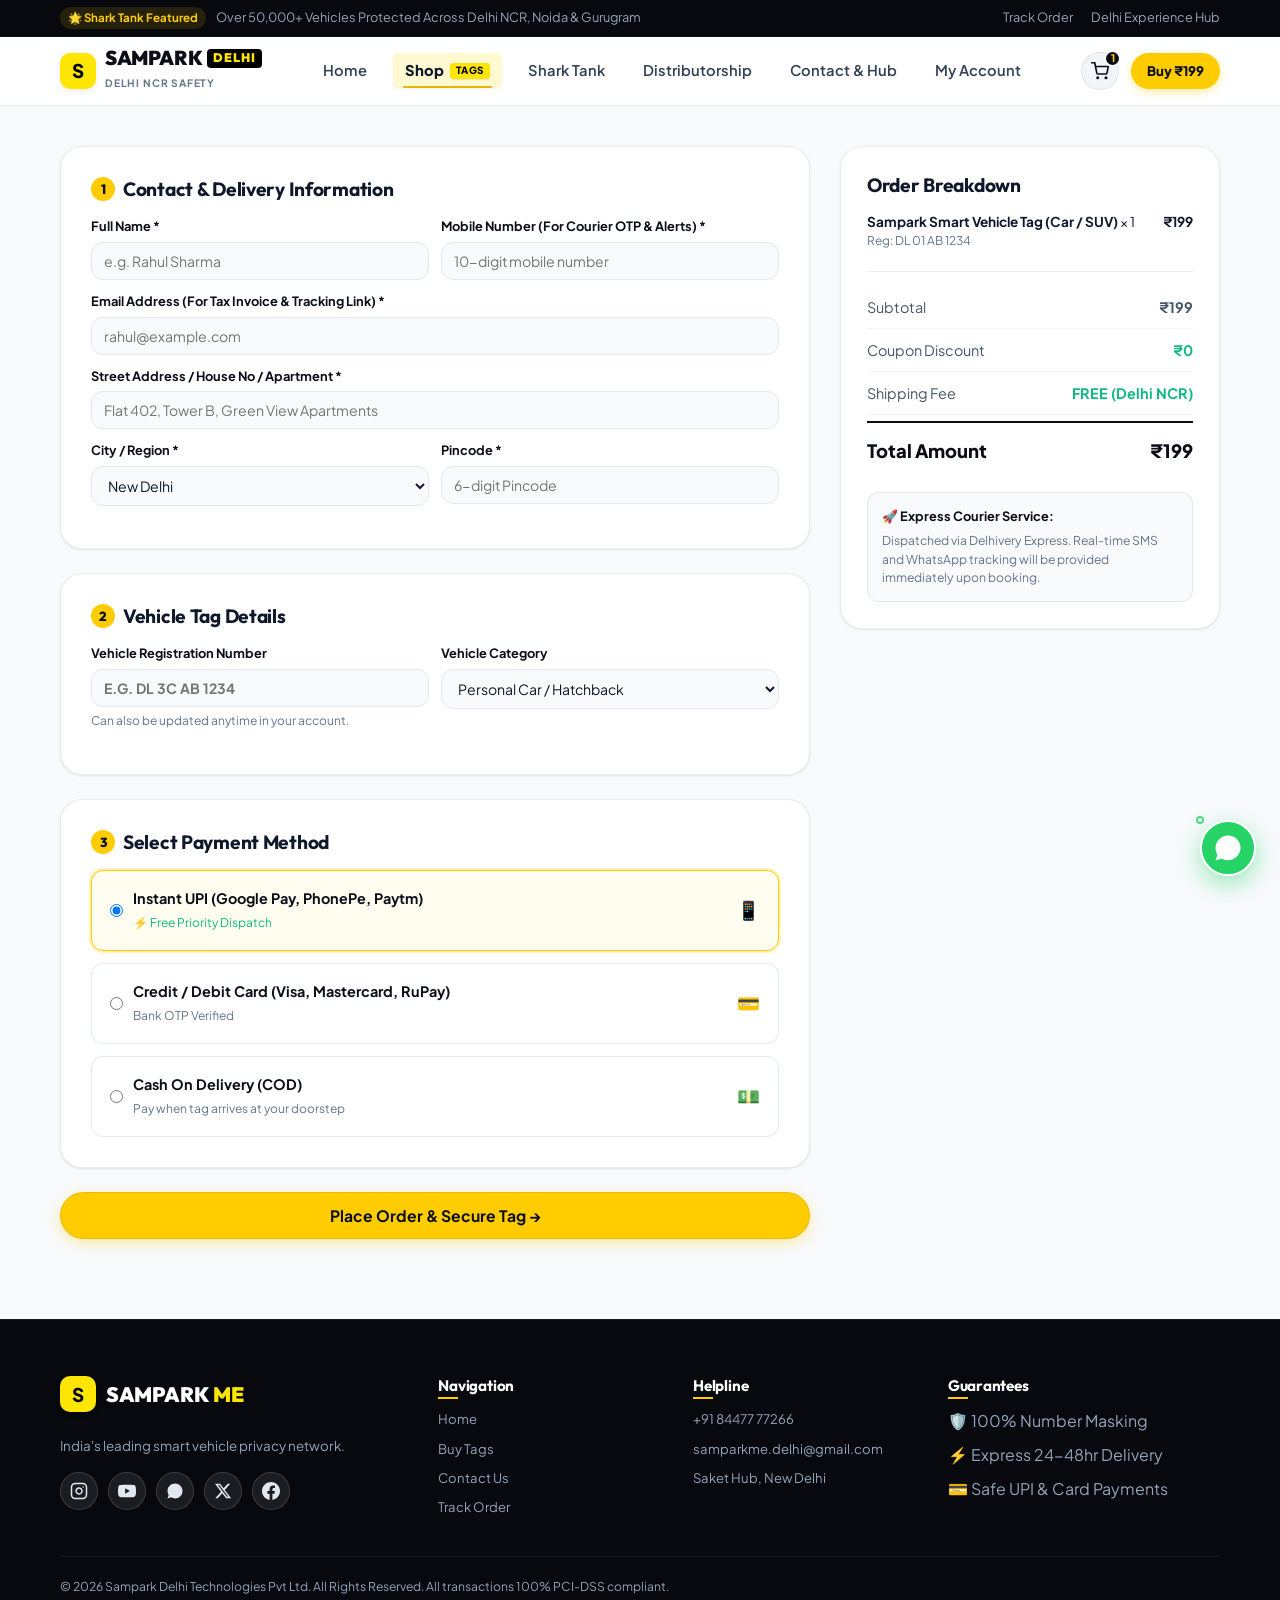
<file: checkout.html>
<!DOCTYPE html>
<html lang="en">
<head>
  <meta charset="UTF-8">
  <meta name="viewport" content="width=device-width, initial-scale=1.0">
  <title>Secure Checkout — Sampark Delhi</title>
  <meta name="description" content="Complete your order for the official Sampark Smart Vehicle QR Tag. Fast delivery across Delhi NCR.">
  <link rel="stylesheet" href="assets/css/style.css">
  <link rel="icon" href="data:image/svg+xml,<svg xmlns='http://www.w3.org/2000/svg' viewBox='0 0 24 24' fill='%23FFCC00'><path d='M12 2L2 7l10 5 10-5-10-5zM2 17l10 5 10-5M2 12l10 5 10-5'/></svg>">
</head>
<body>

  <!-- Top Announcement Bar -->
    <!-- Top Announcement Bar -->
  <div class="top-announcement">
    <div class="container">
      <div style="display:flex; align-items:center; gap:10px;">
        <span class="top-announcement-pill">🌟 Shark Tank Featured</span>
        <span>Over 50,000+ Vehicles Protected Across Delhi NCR, Noida & Gurugram</span>
      </div>
      <div class="top-announcement-right">
        <a href="track-order.html">Track Order</a>
        <a href="contact.html">Delhi Experience Hub</a>
      </div>
    </div>
  </div>

  <!-- Main Sticky Header (Calibrated for Perfect Mobile Display) -->
  <header class="site-header">
    <div class="container header-container">
      <a href="index.html" class="brand-logo" id="header-brand-logo">
        <div class="brand-logo-icon">S</div>
        <div class="brand-logo-text">
          <span class="brand-logo-name">SAMPARK<span class="logo-me-badge">DELHI</span></span>
          <span class="brand-logo-badge">Delhi NCR Safety</span>
        </div>
      </a>

      <!-- Desktop Navigation Menu -->
      <nav class="nav-menu">
        <a href="index.html" class="nav-link ">Home</a>
        <a href="shop.html" class="nav-link active">Shop <span class="nav-tag-badge">TAGS</span></a>
        <a href="shark-tank.html" class="nav-link ">Shark Tank</a>
        <a href="distributorship.html" class="nav-link ">Distributorship</a>
        <a href="contact.html" class="nav-link ">Contact & Hub</a>
        <a href="account.html" class="nav-link ">My Account</a>
      </nav>

      <!-- Action Buttons -->
      <div class="header-actions">
        <a href="cart.html" class="cart-icon-btn" aria-label="Shopping Cart">
          <svg width="18" height="18" viewBox="0 0 24 24" fill="none" stroke="currentColor" stroke-width="2.2" stroke-linecap="round" stroke-linejoin="round">
            <circle cx="9" cy="21" r="1"></circle>
            <circle cx="20" cy="21" r="1"></circle>
            <path d="M1 1h4l2.68 13.39a2 2 0 0 0 2 1.61h9.72a2 2 0 0 0 2-1.61L23 6H6"></path>
          </svg>
          <span class="cart-counter">0</span>
        </a>

        <a href="shop.html" class="header-cta-btn" id="header-cta-buy">
          <span>Buy ₹199</span>
        </a>

        <!-- Mobile Toggle Hamburger -->
        <button class="mobile-toggle" aria-label="Open Mobile Menu" id="mobile-menu-btn">
          <span></span>
          <span></span>
          <span></span>
        </button>
      </div>
    </div>
  </header>

  <!-- Mobile Drawer Overlay -->
  <div class="mobile-drawer" id="mobile-drawer">
    <div class="drawer-content">
      <div class="drawer-header">
        <div class="brand-logo">
          <div class="brand-logo-icon">S</div>
          <div class="brand-logo-text">
            <span class="brand-logo-name">SAMPARK<span class="logo-me-badge">DELHI</span></span>
            <span class="brand-logo-badge">Smart Auto Privacy</span>
          </div>
        </div>
        <button class="drawer-close">&times;</button>
      </div>

      <nav class="drawer-nav">
        <a href="index.html" class="">🏠 Home</a>
        <a href="shop.html" class="active">🏷️ Shop Smart Tags</a>
        <a href="shark-tank.html" class="">🦈 Shark Tank Pitch</a>
        <a href="distributorship.html" class="">🤝 Distributorship (B2B)</a>
        <a href="contact.html" class="">📍 Contact & Hub</a>
        <a href="track-order.html" class="">📦 Track Your Order</a>
        <a href="account.html" class="">👤 My Account & Tags</a>
      </nav>

      <div style="margin-top:auto; display:flex; flex-direction:column; gap:8px;">
        <a href="shop.html" class="btn btn-primary btn-block">Order Your Tag Now</a>
        <a href="login.html" class="btn btn-outline btn-block">Driver Login / Signup</a>
      </div>
    </div>
  </div>

  <!-- Checkout Section -->
  <section class="checkout-section">
    <div class="container">
      <div class="checkout-grid">

        <!-- Form Left Column -->
        <div>
          <form id="checkout-form" onsubmit="handlePlaceOrder(event)">

            <!-- 1. Customer Contact Details -->
            <div class="checkout-form-card">
              <h3 style="font-size:1.2rem; margin-bottom:16px; display:flex; align-items:center; gap:8px;">
                <span style="width:24px; height:24px; background:var(--primary); color:var(--dark-900); border-radius:50%; display:inline-flex; align-items:center; justify-content:center; font-size:0.82rem; font-weight:800;">1</span>
                Contact & Delivery Information
              </h3>

              <div class="form-grid-2">
                <div class="form-group">
                  <label for="cust-name">Full Name *</label>
                  <input type="text" id="cust-name" class="form-control" placeholder="e.g. Rahul Sharma" required>
                </div>
                <div class="form-group">
                  <label for="cust-phone">Mobile Number (For Courier OTP & Alerts) *</label>
                  <input type="tel" id="cust-phone" class="form-control" placeholder="10-digit mobile number" maxlength="10" required>
                </div>
              </div>

              <div class="form-group">
                <label for="cust-email">Email Address (For Tax Invoice & Tracking Link) *</label>
                <input type="email" id="cust-email" class="form-control" placeholder="rahul@example.com" required>
              </div>

              <div class="form-group">
                <label for="cust-address">Street Address / House No / Apartment *</label>
                <input type="text" id="cust-address" class="form-control" placeholder="Flat 402, Tower B, Green View Apartments" required>
              </div>

              <div class="form-grid-2">
                <div class="form-group">
                  <label for="cust-city">City / Region *</label>
                  <select id="cust-city" class="form-control" required>
                    <option value="New Delhi">New Delhi</option>
                    <option value="Gurugram">Gurugram (Gurgaon)</option>
                    <option value="Noida">Noida</option>
                    <option value="Greater Noida">Greater Noida</option>
                    <option value="Faridabad">Faridabad</option>
                    <option value="Ghaziabad">Ghaziabad</option>
                    <option value="Other India City">Other (All India Express)</option>
                  </select>
                </div>
                <div class="form-group">
                  <label for="cust-pincode">Pincode *</label>
                  <input type="text" id="cust-pincode" class="form-control" placeholder="6-digit Pincode" maxlength="6" required>
                </div>
              </div>
            </div>

            <!-- 2. Vehicle Tag Linking -->
            <div class="checkout-form-card">
              <h3 style="font-size:1.2rem; margin-bottom:16px; display:flex; align-items:center; gap:8px;">
                <span style="width:24px; height:24px; background:var(--primary); color:var(--dark-900); border-radius:50%; display:inline-flex; align-items:center; justify-content:center; font-size:0.82rem; font-weight:800;">2</span>
                Vehicle Tag Details
              </h3>

              <div class="form-grid-2">
                <div class="form-group">
                  <label for="vehicle-reg">Vehicle Registration Number</label>
                  <input type="text" id="vehicle-reg" class="form-control" placeholder="e.g. DL 3C AB 1234" style="text-transform:uppercase; font-weight:700;">
                  <small style="color:#64748B; font-size:0.75rem;">Can also be updated anytime in your account.</small>
                </div>
                <div class="form-group">
                  <label for="vehicle-type">Vehicle Category</label>
                  <select id="vehicle-type" class="form-control">
                    <option value="Personal Car / Hatchback">Personal Car / Hatchback</option>
                    <option value="Sedan / Luxury Car">Sedan / Luxury Car</option>
                    <option value="SUV / Compact SUV">SUV / Compact SUV</option>
                    <option value="Commercial Taxi / Fleet">Commercial Taxi / Fleet</option>
                    <option value="Motorcycle / Scooter">Motorcycle / Scooter</option>
                  </select>
                </div>
              </div>
            </div>

            <!-- 3. Payment Method -->
            <div class="checkout-form-card">
              <h3 style="font-size:1.2rem; margin-bottom:16px; display:flex; align-items:center; gap:8px;">
                <span style="width:24px; height:24px; background:var(--primary); color:var(--dark-900); border-radius:50%; display:inline-flex; align-items:center; justify-content:center; font-size:0.82rem; font-weight:800;">3</span>
                Select Payment Method
              </h3>

              <div class="payment-radio-group">
                <label class="payment-option-card selected" onclick="selectPayment(this)">
                  <div style="display:flex; align-items:center; gap:10px;">
                    <input type="radio" name="payment" value="upi" checked>
                    <div>
                      <strong style="display:block; color:var(--dark-900); font-size:0.9rem;">Instant UPI (Google Pay, PhonePe, Paytm)</strong>
                      <span style="font-size:0.75rem; color:#10B981;">⚡ Free Priority Dispatch</span>
                    </div>
                  </div>
                  <span style="font-size:1.15rem;">📱</span>
                </label>

                <label class="payment-option-card" onclick="selectPayment(this)">
                  <div style="display:flex; align-items:center; gap:10px;">
                    <input type="radio" name="payment" value="card">
                    <div>
                      <strong style="display:block; color:var(--dark-900); font-size:0.9rem;">Credit / Debit Card (Visa, Mastercard, RuPay)</strong>
                      <span style="font-size:0.75rem; color:#64748B;">Bank OTP Verified</span>
                    </div>
                  </div>
                  <span style="font-size:1.15rem;">💳</span>
                </label>

                <label class="payment-option-card" onclick="selectPayment(this)">
                  <div style="display:flex; align-items:center; gap:10px;">
                    <input type="radio" name="payment" value="cod">
                    <div>
                      <strong style="display:block; color:var(--dark-900); font-size:0.9rem;">Cash On Delivery (COD)</strong>
                      <span style="font-size:0.75rem; color:#64748B;">Pay when tag arrives at your doorstep</span>
                    </div>
                  </div>
                  <span style="font-size:1.15rem;">💵</span>
                </label>
              </div>
            </div>

            <button type="submit" class="btn btn-primary btn-block btn-lg" id="submit-order-btn">
              Place Order & Secure Tag →
            </button>
          </form>
        </div>

        <!-- Right Summary Column -->
        <div>
          <div class="cart-summary-card">
            <h3 style="font-size:1.2rem; margin-bottom:14px;">Order Breakdown</h3>

            <div id="checkout-items-list" style="margin-bottom:14px; border-bottom:1px solid var(--border-light); padding-bottom:12px;">
            </div>

            <div class="summary-row">
              <span>Subtotal</span>
              <span id="co-subtotal" style="font-weight:700;">₹199</span>
            </div>

            <div class="summary-row">
              <span>Coupon Discount</span>
              <span id="co-discount" style="color:#10B981; font-weight:700;">₹0</span>
            </div>

            <div class="summary-row">
              <span>Shipping Fee</span>
              <span style="color:#10B981; font-weight:700;">FREE (Delhi NCR)</span>
            </div>

            <div class="summary-row total">
              <span>Total Amount</span>
              <span id="co-total" style="color:var(--dark-900);">₹199</span>
            </div>

            <div style="margin-top:16px; background:#F8FAFC; border-radius:var(--radius-md); padding:14px; border:1px solid var(--border-light);">
              <div style="font-size:0.8rem; font-weight:700; color:var(--dark-900); margin-bottom:4px;">🚀 Express Courier Service:</div>
              <p style="font-size:0.76rem; color:#64748B; margin-bottom:0;">
                Dispatched via Delhivery Express. Real-time SMS and WhatsApp tracking will be provided immediately upon booking.
              </p>
            </div>
          </div>
        </div>

      </div>
    </div>
  </section>

  <!-- Footer -->
  <footer class="site-footer">
    <div class="container">
      <div class="footer-top-grid">
        <div class="footer-brand">
          <a href="index.html" class="brand-logo" style="margin-bottom: 12px;">
            <div class="brand-logo-icon">S</div>
            <div class="brand-logo-text"><span class="brand-logo-name" style="color: #FFF;">SAMPARK<span style="color:var(--primary);">ME</span></span></div>
          </a>
          <p>India's leading smart vehicle privacy network.</p>
          <div class="footer-social-links" style="margin-top:14px;">
            <a href="https://instagram.com" target="_blank" rel="noopener" class="social-btn instagram" aria-label="Instagram">
              <svg viewBox="0 0 24 24" fill="none" stroke="currentColor" stroke-width="2" stroke-linecap="round" stroke-linejoin="round"><rect x="2" y="2" width="20" height="20" rx="5" ry="5"></rect><path d="M16 11.37A4 4 0 1 1 12.63 8 4 4 0 0 1 16 11.37z"></path><line x1="17.5" y1="6.5" x2="17.51" y2="6.5"></line></svg>
            </a>
            <a href="https://youtube.com" target="_blank" rel="noopener" class="social-btn youtube" aria-label="YouTube">
              <svg viewBox="0 0 24 24" fill="currentColor"><path d="M23.498 6.186a3.016 3.016 0 0 0-2.122-2.136C19.505 3.545 12 3.545 12 3.545s-7.505 0-9.377.505A3.017 3.017 0 0 0 .502 6.186C0 8.07 0 12 0 12s0 3.93.502 5.814a3.016 3.016 0 0 0 2.122 2.136c1.871.505 9.376.505 9.376.505s7.505 0 9.377-.505a3.015 3.015 0 0 0 2.122-2.136C24 15.93 24 12 24 12s0-3.93-.502-5.814zM9.545 15.568V8.432L15.818 12l-6.273 3.568z"/></svg>
            </a>
            <a href="https://wa.me/918447777266" target="_blank" rel="noopener" class="social-btn whatsapp" aria-label="WhatsApp">
              <svg viewBox="0 0 24 24" fill="currentColor"><path d="M17.472 14.382c-.301-.15-1.78-.879-2.056-.98-.275-.1-.475-.15-.675.15-.199.3-.774.98-.949 1.18-.175.2-.349.225-.65.075-.301-.15-1.272-.469-2.423-1.496-.895-.798-1.5-1.784-1.675-2.084-.175-.3-.019-.462.131-.611.136-.134.301-.35.451-.525.15-.175.2-.3.3-.5.1-.2.05-.375-.025-.525-.075-.15-.675-1.628-.925-2.228-.243-.585-.49-.505-.675-.515-.175-.01-.375-.01-.575-.01s-.525.075-.8.375c-.275.3-1.05 1.025-1.05 2.5s1.075 2.899 1.225 3.1c.15.2 2.115 3.23 5.124 4.53.716.31 1.275.495 1.71.634.719.229 1.373.197 1.89.12.576-.086 1.78-.727 2.03-1.428.25-.7.25-1.302.175-1.428-.075-.126-.275-.201-.576-.351zM12.04 2C6.516 2 2.028 6.488 2.028 12.012c0 1.954.56 3.784 1.536 5.334L2 22l4.81-1.523c1.488.887 3.226 1.385 5.23 1.385 5.524 0 10.012-4.488 10.012-10.012S17.564 2 12.04 2z"/></svg>
            </a>
            <a href="https://twitter.com" target="_blank" rel="noopener" class="social-btn twitter" aria-label="X (Twitter)">
              <svg viewBox="0 0 24 24" fill="currentColor"><path d="M18.244 2.25h3.308l-7.227 8.26 8.502 11.24H16.17l-5.214-6.817L4.99 21.75H1.68l7.73-8.835L1.254 2.25H8.08l4.713 6.231zm-1.161 17.52h1.833L7.084 4.126H5.117z"/></svg>
            </a>
            <a href="https://facebook.com" target="_blank" rel="noopener" class="social-btn facebook" aria-label="Facebook">
              <svg viewBox="0 0 24 24" fill="currentColor"><path d="M24 12.073c0-6.627-5.373-12-12-12s-12 5.373-12 12c0 5.99 4.388 10.954 10.125 11.854v-8.385H7.078v-3.47h3.047V9.43c0-3.007 1.792-4.669 4.533-4.669 1.312 0 2.686.235 2.686.235v2.953H15.83c-1.491 0-1.956.925-1.956 1.874v2.25h3.328l-.532 3.47h-2.796v8.385C19.612 23.027 24 18.062 24 12.073z"/></svg>
            </a>
          </div>
        </div>
        <div class="footer-col">
          <h4>Navigation</h4>
          <div class="footer-links-list">
            <a href="index.html">Home</a>
            <a href="shop.html">Buy Tags</a>
            <a href="contact.html">Contact Us</a>
            <a href="track-order.html">Track Order</a>
          </div>
        </div>
        <div class="footer-col">
          <h4>Helpline</h4>
          <div class="footer-links-list">
            <a href="tel:+918447777266">+91 84477 77266</a>
            <a href="mailto:samparkme.delhi@gmail.com">samparkme.delhi@gmail.com</a>
            <a href="contact.html">Saket Hub, New Delhi</a>
          </div>
        </div>
        <div class="footer-col">
          <h4>Guarantees</h4>
          <div class="footer-links-list">
            <span>🛡️ 100% Number Masking</span>
            <span>⚡ Express 24-48hr Delivery</span>
            <span>💳 Safe UPI & Card Payments</span>
          </div>
        </div>
      </div>
      <div class="footer-bottom-bar">
        <div>© 2026 Sampark Delhi Technologies Pvt Ltd. All Rights Reserved. All transactions 100% PCI-DSS compliant.</div>
      </div>
    </div>
  </footer>

      <!-- Fixed Floating Chat on WhatsApp Widget (Pure Icon) -->
  <a href="https://wa.me/918447777266?text=Hello%20Sampark%20Delhi%2C%20I%20have%20a%20question%20about%20smart%20vehicle%20tags."
     target="_blank" rel="noopener noreferrer" class="floating-whatsapp" id="floating-whatsapp-btn" aria-label="Chat on WhatsApp">
    <svg viewBox="0 0 24 24"><path d="M12.04 2C6.516 2 2.028 6.488 2.028 12.012c0 1.954.56 3.784 1.536 5.334L2 22l4.81-1.523c1.488.887 3.226 1.385 5.23 1.385 5.524 0 10.012-4.488 10.012-10.012S17.564 2 12.04 2zm5.432 12.382c-.301-.15-1.78-.879-2.056-.98-.275-.1-.475-.15-.675.15-.199.3-.774.98-.949 1.18-.175.2-.349.225-.65.075-.301-.15-1.272-.469-2.423-1.496-.895-.798-1.5-1.784-1.675-2.084-.175-.3-.019-.462.131-.611.136-.134.301-.35.451-.525.15-.175.2-.3.3-.5.1-.2.05-.375-.025-.525-.075-.15-.675-1.628-.925-2.228-.243-.585-.49-.505-.675-.515-.175-.01-.375-.01-.575-.01s-.525.075-.8.375c-.275.3-1.05 1.025-1.05 2.5s1.075 2.899 1.225 3.1c.15.2 2.115 3.23 5.124 4.53.716.31 1.275.495 1.71.634.719.229 1.373.197 1.89.12.576-.086 1.78-.727 2.03-1.428.25-.7.25-1.302.175-1.428-.075-.126-.275-.201-.576-.351z"/></svg>
    <span class="whatsapp-pulse"></span>
  </a>

  <div class="toast-container"></div>
  <script src="assets/js/main.js"></script>

  <script>
    function selectPayment(card) {
      document.querySelectorAll('.payment-option-card').forEach(c => c.classList.remove('selected'));
      card.classList.add('selected');
      const radio = card.querySelector('input[type="radio"]');
      if (radio) radio.checked = true;
    }

    function initCheckoutSummary() {
      const itemsList = document.getElementById('checkout-items-list');
      const cart = JSON.parse(localStorage.getItem('sampark_cart') || '[]');

      if (cart.length === 0) {
        cart.push({
          id: 'car-tag',
          name: 'Sampark Smart Car Tag',
          price: 199,
          quantity: 1,
          vehicleNumber: 'STANDARD TAG'
        });
      }

      let subtotal = 0;
      itemsList.innerHTML = '';

      cart.forEach(item => {
        const itemTot = item.price * item.quantity;
        subtotal += itemTot;
        const row = document.createElement('div');
        row.style.cssText = 'display:flex; justify-content:space-between; margin-bottom:8px; font-size:0.85rem;';
        row.innerHTML = `
          <div>
            <strong>${item.name}</strong> × ${item.quantity}
            <div style="font-size:0.75rem; color:#64748B;">Reg: ${item.vehicleNumber}</div>
          </div>
          <span style="font-weight:700; color:#0F172A;">₹${itemTot}</span>
        `;
        itemsList.appendChild(row);
      });

      const isCoupon = sessionStorage.getItem('sampark_coupon_applied') === 'true';
      const discount = isCoupon ? 50 : 0;
      const total = Math.max(0, subtotal - discount);

      document.getElementById('co-subtotal').textContent = `₹${subtotal}`;
      document.getElementById('co-discount').textContent = discount > 0 ? `-₹${discount}` : `₹0`;
      document.getElementById('co-total').textContent = `₹${total}`;
    }

    function handlePlaceOrder(e) {
      e.preventDefault();
      const btn = document.getElementById('submit-order-btn');
      btn.disabled = true;
      btn.textContent = 'Processing Secure Order...';

      const orderId = 'SMP-' + Math.floor(100000 + Math.random() * 900000);
      const custName = document.getElementById('cust-name').value;
      const custPhone = document.getElementById('cust-phone').value;
      const custCity = document.getElementById('cust-city').value;
      const custAddress = document.getElementById('cust-address') ? document.getElementById('cust-address').value : 'Delhi NCR';
      const custPincode = document.getElementById('cust-pincode') ? document.getElementById('cust-pincode').value : '110001';
      const vehicleReg = document.getElementById('vehicle-reg').value.toUpperCase() || 'DL 01 AB 1234';
      const selectedPayment = document.querySelector('input[name="payment"]:checked');
      const paymentName = selectedPayment ? (selectedPayment.value === 'cod' ? 'Cash On Delivery (COD)' : selectedPayment.value.toUpperCase() + ' (Instant Verified)') : 'UPI (Instant)';

      const orderData = {
        orderId: orderId,
        date: new Date().toLocaleDateString('en-IN', { day: 'numeric', month: 'short', year: 'numeric' }),
        time: new Date().toLocaleTimeString('en-IN', { hour: '2-digit', minute: '2-digit' }),
        name: custName,
        phone: custPhone,
        address: custAddress,
        city: custCity,
        pincode: custPincode,
        vehicleReg: vehicleReg,
        paymentMethod: paymentName,
        subtotal: document.getElementById('co-subtotal') ? document.getElementById('co-subtotal').textContent : '₹199',
        discount: document.getElementById('co-discount') ? document.getElementById('co-discount').textContent : '₹0',
        total: document.getElementById('co-total').textContent
      };

      sessionStorage.setItem('last_order_details', JSON.stringify(orderData));
      localStorage.removeItem('sampark_cart');

      setTimeout(() => {
        window.location.href = `order-success.html?orderId=${orderId}`;
      }, 1000);
    }

    document.addEventListener('DOMContentLoaded', initCheckoutSummary);
  </script>
</body>
</html>
</file>
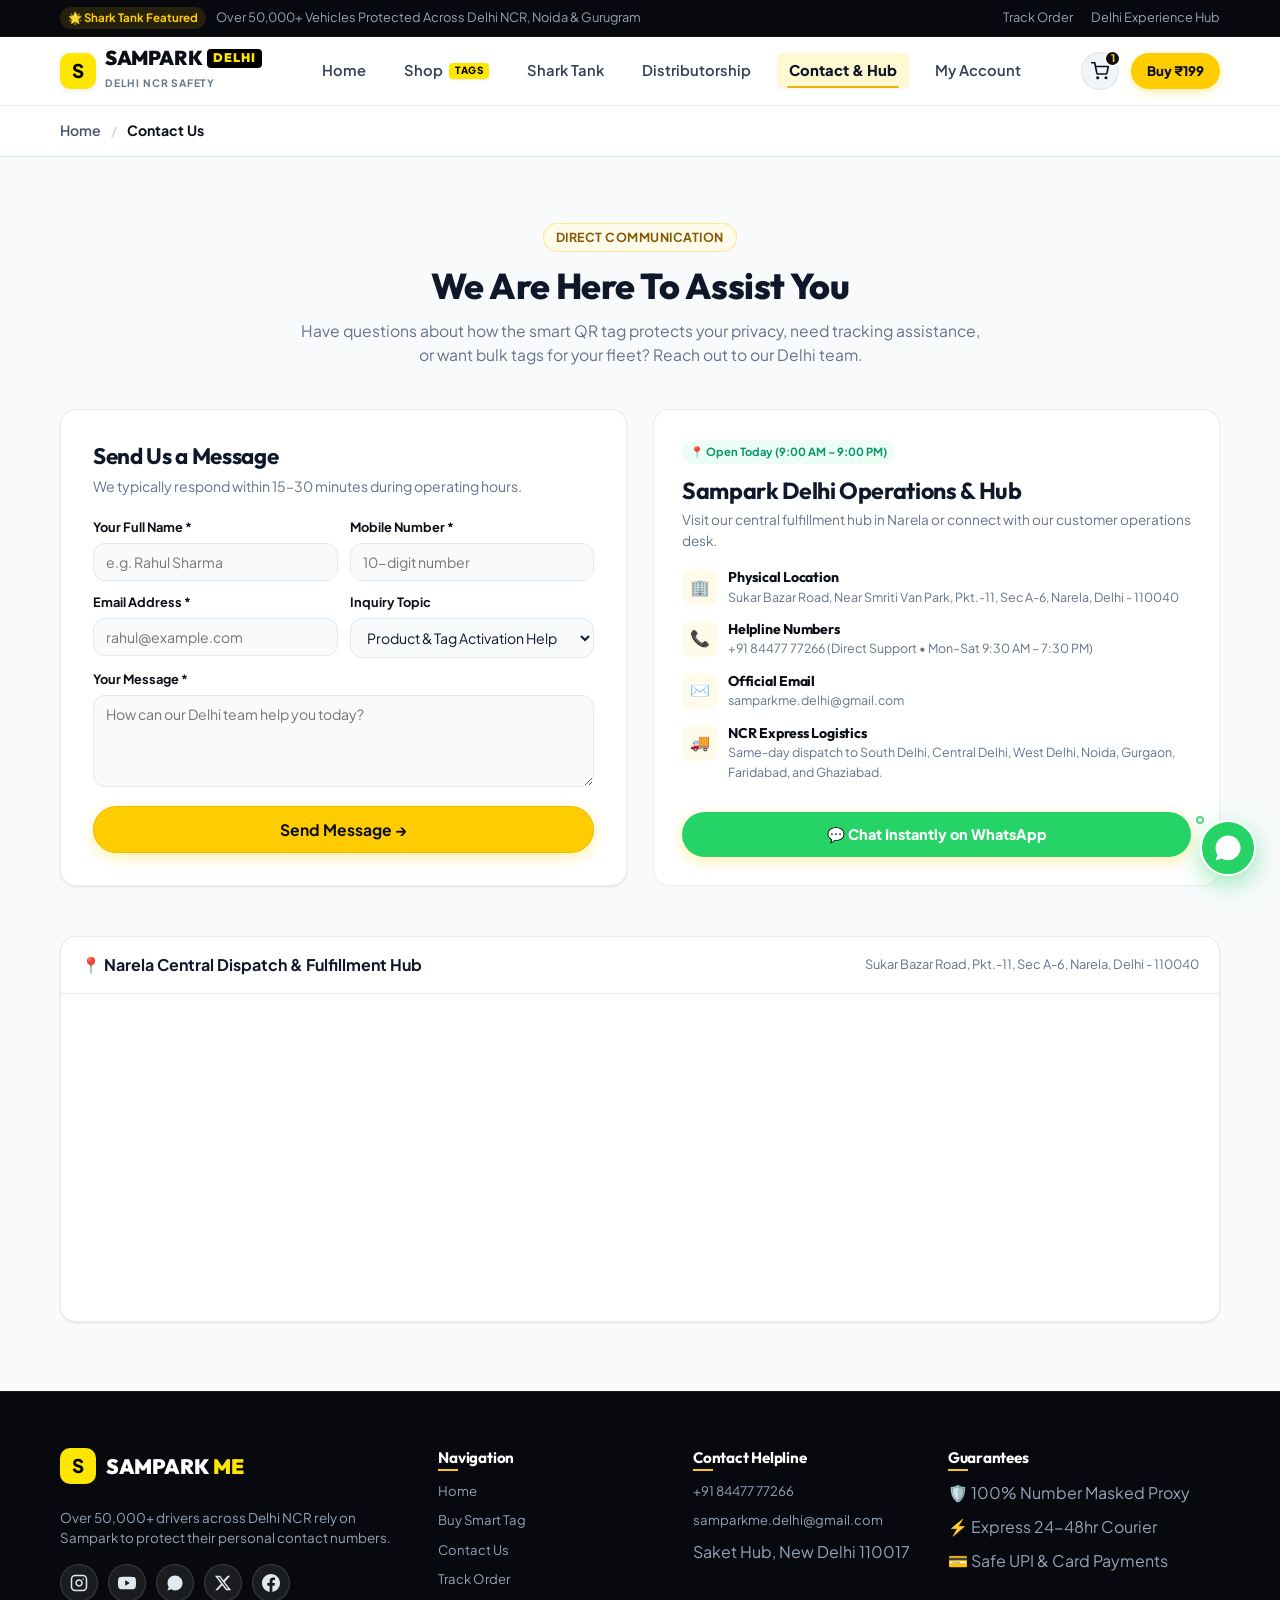
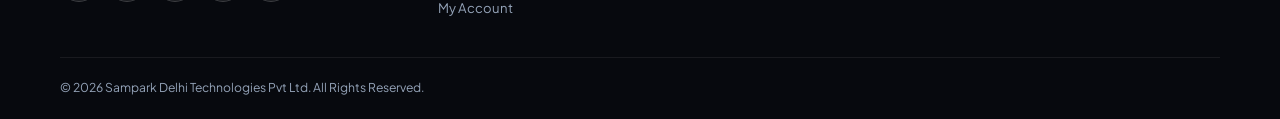
<file: contact.html>
<!DOCTYPE html>
<html lang="en">
<head>
  <meta charset="UTF-8">
  <meta name="viewport" content="width=device-width, initial-scale=1.0">
  <title>Contact Us — Sampark Delhi | Delhi Experience Hub & Support</title>
  <meta name="description" content="Get in touch with the Sampark Delhi team. Visit our Saket Delhi Hub, call our helpline, or message our WhatsApp support for quick vehicle tag assistance.">
  <link rel="stylesheet" href="assets/css/style.css">
  <link rel="icon" href="data:image/svg+xml,<svg xmlns='http://www.w3.org/2000/svg' viewBox='0 0 24 24' fill='%23FFCC00'><path d='M12 2L2 7l10 5 10-5-10-5zM2 17l10 5 10-5M2 12l10 5 10-5'/></svg>">
</head>
<body>

  <!-- Top Announcement Bar -->
    <!-- Top Announcement Bar -->
  <div class="top-announcement">
    <div class="container">
      <div style="display:flex; align-items:center; gap:10px;">
        <span class="top-announcement-pill">🌟 Shark Tank Featured</span>
        <span>Over 50,000+ Vehicles Protected Across Delhi NCR, Noida & Gurugram</span>
      </div>
      <div class="top-announcement-right">
        <a href="track-order.html">Track Order</a>
        <a href="contact.html">Delhi Experience Hub</a>
      </div>
    </div>
  </div>

  <!-- Main Sticky Header (Calibrated for Perfect Mobile Display) -->
  <header class="site-header">
    <div class="container header-container">
      <a href="index.html" class="brand-logo" id="header-brand-logo">
        <div class="brand-logo-icon">S</div>
        <div class="brand-logo-text">
          <span class="brand-logo-name">SAMPARK<span class="logo-me-badge">DELHI</span></span>
          <span class="brand-logo-badge">Delhi NCR Safety</span>
        </div>
      </a>

      <!-- Desktop Navigation Menu -->
      <nav class="nav-menu">
        <a href="index.html" class="nav-link ">Home</a>
        <a href="shop.html" class="nav-link ">Shop <span class="nav-tag-badge">TAGS</span></a>
        <a href="shark-tank.html" class="nav-link ">Shark Tank</a>
        <a href="distributorship.html" class="nav-link ">Distributorship</a>
        <a href="contact.html" class="nav-link active">Contact & Hub</a>
        <a href="account.html" class="nav-link ">My Account</a>
      </nav>

      <!-- Action Buttons -->
      <div class="header-actions">
        <a href="cart.html" class="cart-icon-btn" aria-label="Shopping Cart">
          <svg width="18" height="18" viewBox="0 0 24 24" fill="none" stroke="currentColor" stroke-width="2.2" stroke-linecap="round" stroke-linejoin="round">
            <circle cx="9" cy="21" r="1"></circle>
            <circle cx="20" cy="21" r="1"></circle>
            <path d="M1 1h4l2.68 13.39a2 2 0 0 0 2 1.61h9.72a2 2 0 0 0 2-1.61L23 6H6"></path>
          </svg>
          <span class="cart-counter">0</span>
        </a>

        <a href="shop.html" class="header-cta-btn" id="header-cta-buy">
          <span>Buy ₹199</span>
        </a>

        <!-- Mobile Toggle Hamburger -->
        <button class="mobile-toggle" aria-label="Open Mobile Menu" id="mobile-menu-btn">
          <span></span>
          <span></span>
          <span></span>
        </button>
      </div>
    </div>
  </header>

  <!-- Mobile Drawer Overlay -->
  <div class="mobile-drawer" id="mobile-drawer">
    <div class="drawer-content">
      <div class="drawer-header">
        <div class="brand-logo">
          <div class="brand-logo-icon">S</div>
          <div class="brand-logo-text">
            <span class="brand-logo-name">SAMPARK<span class="logo-me-badge">DELHI</span></span>
            <span class="brand-logo-badge">Smart Auto Privacy</span>
          </div>
        </div>
        <button class="drawer-close">&times;</button>
      </div>

      <nav class="drawer-nav">
        <a href="index.html" class="">🏠 Home</a>
        <a href="shop.html" class="">🏷️ Shop Smart Tags</a>
        <a href="shark-tank.html" class="">🦈 Shark Tank Pitch</a>
        <a href="distributorship.html" class="">🤝 Distributorship (B2B)</a>
        <a href="contact.html" class="active">📍 Contact & Hub</a>
        <a href="track-order.html" class="">📦 Track Your Order</a>
        <a href="account.html" class="">👤 My Account & Tags</a>
      </nav>

      <div style="margin-top:auto; display:flex; flex-direction:column; gap:8px;">
        <a href="shop.html" class="btn btn-primary btn-block">Order Your Tag Now</a>
        <a href="login.html" class="btn btn-outline btn-block">Driver Login / Signup</a>
      </div>
    </div>
  </div>

  <!-- Breadcrumb -->
  <div class="breadcrumb-nav">
    <div class="container">
      <div class="breadcrumb-list">
        <a href="index.html">Home</a>
        <span class="breadcrumb-separator">/</span>
        <span style="color:var(--dark-900); font-weight:700;">Contact Us</span>
      </div>
    </div>
  </div>

  <!-- Contact Us Main Section -->
  <section style="padding: 36px 0 45px 0;">
    <div class="container">
      <div class="section-header">
        <div class="section-tag">Direct Communication</div>
        <h2>We Are Here To Assist You</h2>
        <p>Have questions about how the smart QR tag protects your privacy, need tracking assistance, or want bulk tags for your fleet? Reach out to our Delhi team.</p>
      </div>

      <div class="hub-grid" style="margin-bottom: 50px;">

        <!-- Left Column: Contact Form -->
        <div style="background:#FFFFFF; border-radius:var(--radius-lg); padding:32px; border:1px solid var(--border-light); box-shadow:var(--shadow-sm);">
          <h3 style="font-size:1.4rem; margin-bottom:6px;">Send Us a Message</h3>
          <p style="color:var(--text-muted); font-size:0.88rem; margin-bottom:20px;">We typically respond within 15–30 minutes during operating hours.</p>

          <form onsubmit="handleContactSubmit(event)">
            <div class="form-grid-2">
              <div class="form-group">
                <label for="contact-name">Your Full Name *</label>
                <input type="text" id="contact-name" class="form-control" placeholder="e.g. Rahul Sharma" required>
              </div>
              <div class="form-group">
                <label for="contact-phone">Mobile Number *</label>
                <input type="tel" id="contact-phone" class="form-control" placeholder="10-digit number" maxlength="10" required>
              </div>
            </div>

            <div class="form-grid-2">
              <div class="form-group">
                <label for="contact-email">Email Address *</label>
                <input type="email" id="contact-email" class="form-control" placeholder="rahul@example.com" required>
              </div>
              <div class="form-group">
                <label for="contact-type">Inquiry Topic</label>
                <select id="contact-type" class="form-control">
                  <option value="Product & Tag Activation Help">Product & Tag Activation Help</option>
                  <option value="Delivery & Order Tracking">Delivery & Order Tracking</option>
                  <option value="Bulk Order for Commercial Fleet">Bulk Order for Commercial Fleet</option>
                  <option value="Dealership & Partner Inquiries">Dealership & Partner Inquiries</option>
                  <option value="Other Query">Other Query</option>
                </select>
              </div>
            </div>

            <div class="form-group">
              <label for="contact-message">Your Message *</label>
              <textarea id="contact-message" class="form-control" rows="4" placeholder="How can our Delhi team help you today?" required></textarea>
            </div>

            <button type="submit" class="btn btn-primary btn-block btn-lg" id="contact-submit-btn">
              Send Message →
            </button>
          </form>
        </div>

        <!-- Right Column: Hub Info & Direct Channels -->
        <div class="hub-info-card">
          <div>
            <span class="tag-badge-pill tag-badge-active" style="margin-bottom:12px;">📍 Open Today (9:00 AM – 9:00 PM)</span>
            <h3>Sampark Delhi Operations & Hub</h3>
            <p class="subtitle">Visit our central fulfillment hub in Narela or connect with our customer operations desk.</p>

            <div class="hub-detail-list">
              <div class="hub-detail-item">
                <div class="hub-detail-icon">🏢</div>
                <div class="hub-detail-text">
                  <h4>Physical Location</h4>
                  <p>Sukar Bazar Road, Near Smriti Van Park, Pkt.-11, Sec A-6, Narela, Delhi - 110040</p>
                </div>
              </div>

              <div class="hub-detail-item">
                <div class="hub-detail-icon">📞</div>
                <div class="hub-detail-text">
                  <h4>Helpline Numbers</h4>
                  <p>+91 84477 77266 (Direct Support • Mon–Sat 9:30 AM – 7:30 PM)</p>
                </div>
              </div>

              <div class="hub-detail-item">
                <div class="hub-detail-icon">✉️</div>
                <div class="hub-detail-text">
                  <h4>Official Email</h4>
                  <p>samparkme.delhi@gmail.com</p>
                </div>
              </div>

              <div class="hub-detail-item">
                <div class="hub-detail-icon">🚚</div>
                <div class="hub-detail-text">
                  <h4>NCR Express Logistics</h4>
                  <p>Same-day dispatch to South Delhi, Central Delhi, West Delhi, Noida, Gurgaon, Faridabad, and Ghaziabad.</p>
                </div>
              </div>
            </div>
          </div>

          <a href="https://wa.me/918447777266?text=Hi%20Sampark%20Delhi%2C%20I%20have%20an%20inquiry%20regarding%20the%20Vehicle%20QR%20Tag" target="_blank" class="btn btn-primary btn-block" style="background:#25D366; border:none; color:#FFF; font-weight:800;">
            💬 Chat Instantly on WhatsApp
          </a>
        </div>

      </div>

      <!-- Interactive Google Map Embed Card -->
      <div style="background:#FFFFFF; border-radius:var(--radius-lg); overflow:hidden; border:1px solid var(--border-light); box-shadow:var(--shadow-sm); margin-bottom: 24px;">
        <div style="padding:16px 20px; border-bottom:1px solid var(--border-light); display:flex; justify-content:space-between; align-items:center; flex-wrap:wrap; gap:8px;">
          <strong>📍 Narela Central Dispatch & Fulfillment Hub</strong>
          <span style="font-size:0.8rem; color:var(--text-muted);">Sukar Bazar Road, Pkt.-11, Sec A-6, Narela, Delhi - 110040</span>
        </div>
        <iframe
          src="https://maps.google.com/maps?q=Sukar+Bazar+Road+Narela+Delhi+110040&t=&z=14&ie=UTF8&iwloc=&output=embed"
          style="width:100%; height:320px; border:0;" loading="lazy" referrerpolicy="no-referrer-when-downgrade" title="Sampark Delhi Hub Map">
        </iframe>
      </div>

    </div>
  </section>

  <!-- Footer -->
  <footer class="site-footer">
    <div class="container">
      <div class="footer-top-grid">
        <div class="footer-brand">
          <a href="index.html" class="brand-logo" style="margin-bottom: 12px;">
            <div class="brand-logo-icon">S</div>
            <div class="brand-logo-text"><span class="brand-logo-name" style="color: #FFF;">SAMPARK<span style="color:var(--primary);">ME</span></span></div>
          </a>
          <p>Over 50,000+ drivers across Delhi NCR rely on Sampark to protect their personal contact numbers.</p>
          <div class="footer-social-links" style="margin-top:14px;">
            <a href="https://instagram.com" target="_blank" rel="noopener" class="social-btn instagram" aria-label="Instagram">
              <svg viewBox="0 0 24 24" fill="none" stroke="currentColor" stroke-width="2" stroke-linecap="round" stroke-linejoin="round"><rect x="2" y="2" width="20" height="20" rx="5" ry="5"></rect><path d="M16 11.37A4 4 0 1 1 12.63 8 4 4 0 0 1 16 11.37z"></path><line x1="17.5" y1="6.5" x2="17.51" y2="6.5"></line></svg>
            </a>
            <a href="https://youtube.com" target="_blank" rel="noopener" class="social-btn youtube" aria-label="YouTube">
              <svg viewBox="0 0 24 24" fill="currentColor"><path d="M23.498 6.186a3.016 3.016 0 0 0-2.122-2.136C19.505 3.545 12 3.545 12 3.545s-7.505 0-9.377.505A3.017 3.017 0 0 0 .502 6.186C0 8.07 0 12 0 12s0 3.93.502 5.814a3.016 3.016 0 0 0 2.122 2.136c1.871.505 9.376.505 9.376.505s7.505 0 9.377-.505a3.015 3.015 0 0 0 2.122-2.136C24 15.93 24 12 24 12s0-3.93-.502-5.814zM9.545 15.568V8.432L15.818 12l-6.273 3.568z"/></svg>
            </a>
            <a href="https://wa.me/918447777266" target="_blank" rel="noopener" class="social-btn whatsapp" aria-label="WhatsApp">
              <svg viewBox="0 0 24 24" fill="currentColor"><path d="M17.472 14.382c-.301-.15-1.78-.879-2.056-.98-.275-.1-.475-.15-.675.15-.199.3-.774.98-.949 1.18-.175.2-.349.225-.65.075-.301-.15-1.272-.469-2.423-1.496-.895-.798-1.5-1.784-1.675-2.084-.175-.3-.019-.462.131-.611.136-.134.301-.35.451-.525.15-.175.2-.3.3-.5.1-.2.05-.375-.025-.525-.075-.15-.675-1.628-.925-2.228-.243-.585-.49-.505-.675-.515-.175-.01-.375-.01-.575-.01s-.525.075-.8.375c-.275.3-1.05 1.025-1.05 2.5s1.075 2.899 1.225 3.1c.15.2 2.115 3.23 5.124 4.53.716.31 1.275.495 1.71.634.719.229 1.373.197 1.89.12.576-.086 1.78-.727 2.03-1.428.25-.7.25-1.302.175-1.428-.075-.126-.275-.201-.576-.351zM12.04 2C6.516 2 2.028 6.488 2.028 12.012c0 1.954.56 3.784 1.536 5.334L2 22l4.81-1.523c1.488.887 3.226 1.385 5.23 1.385 5.524 0 10.012-4.488 10.012-10.012S17.564 2 12.04 2z"/></svg>
            </a>
            <a href="https://twitter.com" target="_blank" rel="noopener" class="social-btn twitter" aria-label="X (Twitter)">
              <svg viewBox="0 0 24 24" fill="currentColor"><path d="M18.244 2.25h3.308l-7.227 8.26 8.502 11.24H16.17l-5.214-6.817L4.99 21.75H1.68l7.73-8.835L1.254 2.25H8.08l4.713 6.231zm-1.161 17.52h1.833L7.084 4.126H5.117z"/></svg>
            </a>
            <a href="https://facebook.com" target="_blank" rel="noopener" class="social-btn facebook" aria-label="Facebook">
              <svg viewBox="0 0 24 24" fill="currentColor"><path d="M24 12.073c0-6.627-5.373-12-12-12s-12 5.373-12 12c0 5.99 4.388 10.954 10.125 11.854v-8.385H7.078v-3.47h3.047V9.43c0-3.007 1.792-4.669 4.533-4.669 1.312 0 2.686.235 2.686.235v2.953H15.83c-1.491 0-1.956.925-1.956 1.874v2.25h3.328l-.532 3.47h-2.796v8.385C19.612 23.027 24 18.062 24 12.073z"/></svg>
            </a>
          </div>
        </div>
        <div class="footer-col">
          <h4>Navigation</h4>
          <div class="footer-links-list">
            <a href="index.html">Home</a>
            <a href="shop.html">Buy Smart Tag</a>
            <a href="contact.html">Contact Us</a>
            <a href="track-order.html">Track Order</a>
            <a href="account.html">My Account</a>
          </div>
        </div>
        <div class="footer-col">
          <h4>Contact Helpline</h4>
          <div class="footer-links-list">
            <a href="tel:+918447777266">+91 84477 77266</a>
            <a href="mailto:samparkme.delhi@gmail.com">samparkme.delhi@gmail.com</a>
            <span>Saket Hub, New Delhi 110017</span>
          </div>
        </div>
        <div class="footer-col">
          <h4>Guarantees</h4>
          <div class="footer-links-list">
            <span>🛡️ 100% Number Masked Proxy</span>
            <span>⚡ Express 24-48hr Courier</span>
            <span>💳 Safe UPI & Card Payments</span>
          </div>
        </div>
      </div>
      <div class="footer-bottom-bar">
        <div>© 2026 Sampark Delhi Technologies Pvt Ltd. All Rights Reserved.</div>
      </div>
    </div>
  </footer>

      <!-- Fixed Floating Chat on WhatsApp Widget (Pure Icon) -->
  <a href="https://wa.me/918447777266?text=Hello%20Sampark%20Delhi%2C%20I%20have%20a%20question%20about%20smart%20vehicle%20tags."
     target="_blank" rel="noopener noreferrer" class="floating-whatsapp" id="floating-whatsapp-btn" aria-label="Chat on WhatsApp">
    <svg viewBox="0 0 24 24"><path d="M12.04 2C6.516 2 2.028 6.488 2.028 12.012c0 1.954.56 3.784 1.536 5.334L2 22l4.81-1.523c1.488.887 3.226 1.385 5.23 1.385 5.524 0 10.012-4.488 10.012-10.012S17.564 2 12.04 2zm5.432 12.382c-.301-.15-1.78-.879-2.056-.98-.275-.1-.475-.15-.675.15-.199.3-.774.98-.949 1.18-.175.2-.349.225-.65.075-.301-.15-1.272-.469-2.423-1.496-.895-.798-1.5-1.784-1.675-2.084-.175-.3-.019-.462.131-.611.136-.134.301-.35.451-.525.15-.175.2-.3.3-.5.1-.2.05-.375-.025-.525-.075-.15-.675-1.628-.925-2.228-.243-.585-.49-.505-.675-.515-.175-.01-.375-.01-.575-.01s-.525.075-.8.375c-.275.3-1.05 1.025-1.05 2.5s1.075 2.899 1.225 3.1c.15.2 2.115 3.23 5.124 4.53.716.31 1.275.495 1.71.634.719.229 1.373.197 1.89.12.576-.086 1.78-.727 2.03-1.428.25-.7.25-1.302.175-1.428-.075-.126-.275-.201-.576-.351z"/></svg>
    <span class="whatsapp-pulse"></span>
  </a>

  <div class="toast-container"></div>
  <script src="assets/js/main.js"></script>

  <script>
    function handleContactSubmit(e) {
      e.preventDefault();
      const btn = document.getElementById('contact-submit-btn');
      btn.disabled = true;
      btn.textContent = 'Sending Message...';

      setTimeout(() => {
        btn.disabled = false;
        btn.textContent = 'Send Message →';
        window.SamparkApp.showToastMessage('Thank you! Your message has been sent to the Delhi team.');
        e.target.reset();
      }, 900);
    }
  </script>
  

</body>
</html>
</file>
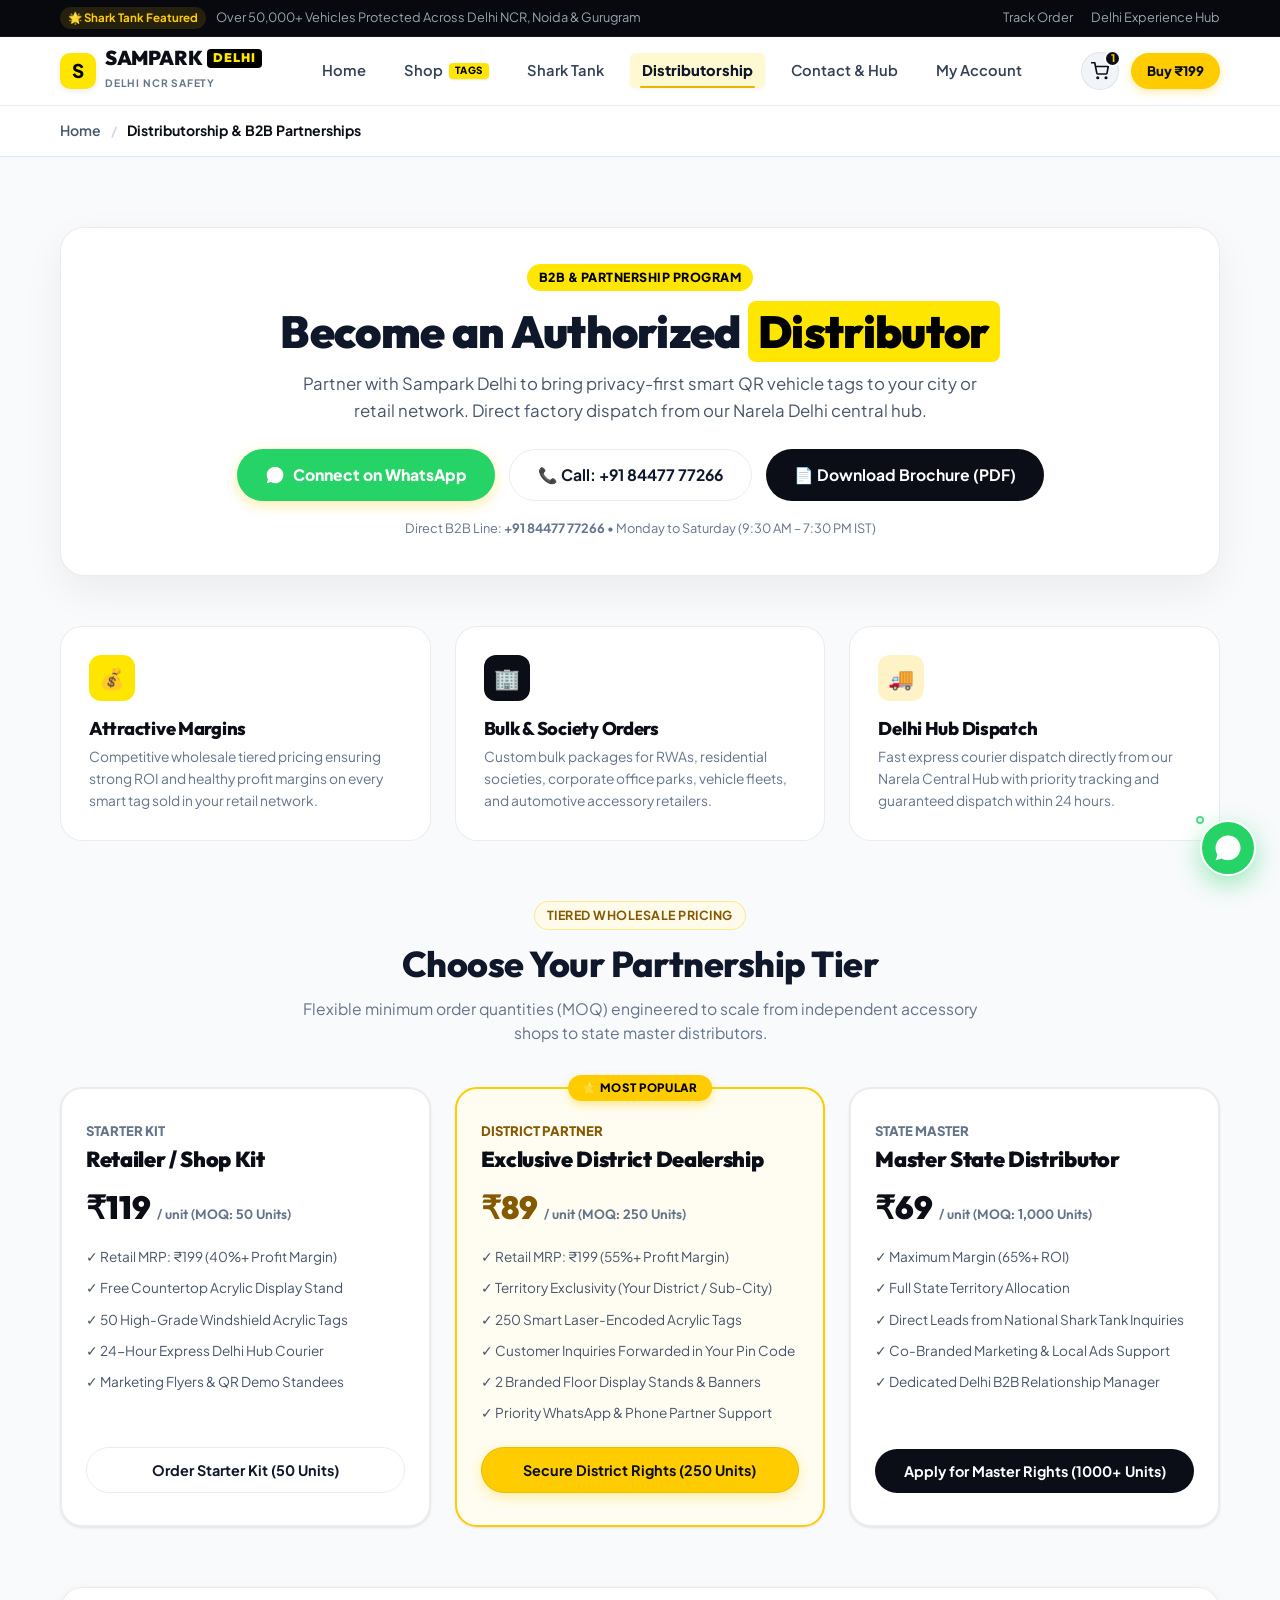
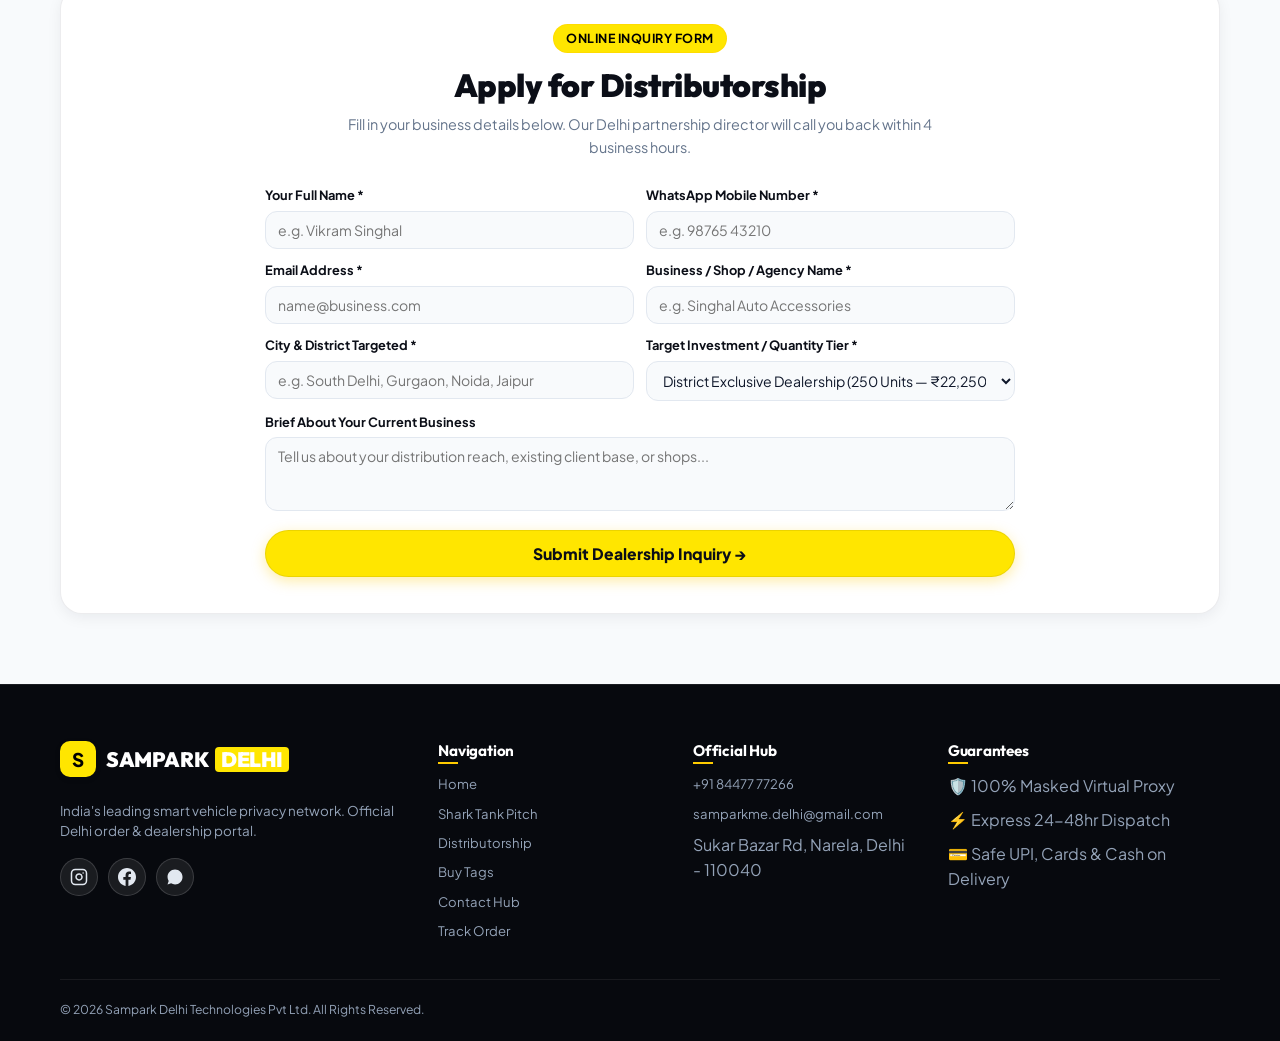
<file: distributorship.html>
<!DOCTYPE html>
<html lang="en">
<head>
  <meta charset="UTF-8">
  <meta name="viewport" content="width=device-width, initial-scale=1.0">
  <title>Become a Distributor & Business Partner | Sampark Delhi B2B Program</title>
  <meta name="description" content="Join the Sampark Delhi Dealership & Distributorship network. High profit margins, territory exclusivity, and fast dispatch for auto retailers, RWAs, and fleet operators.">
  <link rel="preconnect" href="https://fonts.googleapis.com">
  <link rel="preconnect" href="https://fonts.gstatic.com" crossorigin>
  <link href="https://fonts.googleapis.com/css2?family=Outfit:wght@400;500;600;700;800;900&family=Plus+Jakarta+Sans:wght@400;500;600;700;800&family=JetBrains+Mono:wght@600;700&display=swap" rel="stylesheet">
  <link rel="stylesheet" href="assets/css/style.css">
  <style>
    .dist-connect-card {
      background: #FFFFFF;
      border-radius: 24px;
      padding: 36px 30px;
      border: 1px solid var(--border-light);
      box-shadow: 0 15px 40px rgba(0, 0, 0, 0.06);
      text-align: center;
      margin-bottom: 50px;
    }
    .dist-tier-card {
      background: #FFFFFF;
      border: 2px solid var(--border-light);
      border-radius: var(--radius-xl);
      padding: 32px 24px;
      display: flex;
      flex-direction: column;
      box-shadow: var(--shadow-sm);
      transition: all 0.3s ease;
      position: relative;
    }
    .dist-tier-card:hover {
      transform: translateY(-6px);
      box-shadow: var(--shadow-xl);
      border-color: var(--primary);
    }
    .dist-tier-popular {
      border-color: #FFCC00;
      background: #FFFDF2;
    }
    .tier-badge-pop {
      position: absolute;
      top: -14px;
      left: 50%;
      transform: translateX(-50%);
      background: #FFCC00;
      color: #000;
      font-size: 0.72rem;
      font-weight: 900;
      padding: 4px 14px;
      border-radius: var(--radius-pill);
      letter-spacing: 0.06em;
      text-transform: uppercase;
      box-shadow: 0 4px 10px rgba(255, 204, 0, 0.4);
    }
    .form-box-dist {
      background: #FFFFFF;
      border: 1px solid var(--border-light);
      border-radius: var(--radius-xl);
      padding: 36px;
      box-shadow: var(--shadow-md);
    }
    @media (max-width: 768px) {
      .form-box-dist {
        padding: 24px 16px;
      }
    }
  </style>
  <link rel="icon" href="data:image/svg+xml,<svg xmlns='http://www.w3.org/2000/svg' viewBox='0 0 24 24' fill='%23FFCC00'><path d='M12 2L2 7l10 5 10-5-10-5zM2 17l10 5 10-5M2 12l10 5 10-5'/></svg>">
</head>
<body>

  <!-- Top Announcement Bar with Official Reference Data -->
    <!-- Top Announcement Bar -->
  <div class="top-announcement">
    <div class="container">
      <div style="display:flex; align-items:center; gap:10px;">
        <span class="top-announcement-pill">🌟 Shark Tank Featured</span>
        <span>Over 50,000+ Vehicles Protected Across Delhi NCR, Noida & Gurugram</span>
      </div>
      <div class="top-announcement-right">
        <a href="track-order.html">Track Order</a>
        <a href="contact.html">Delhi Experience Hub</a>
      </div>
    </div>
  </div>

  <!-- Main Sticky Header (Calibrated for Perfect Mobile Display) -->
  <header class="site-header">
    <div class="container header-container">
      <a href="index.html" class="brand-logo" id="header-brand-logo">
        <div class="brand-logo-icon">S</div>
        <div class="brand-logo-text">
          <span class="brand-logo-name">SAMPARK<span class="logo-me-badge">DELHI</span></span>
          <span class="brand-logo-badge">Delhi NCR Safety</span>
        </div>
      </a>

      <!-- Desktop Navigation Menu -->
      <nav class="nav-menu">
        <a href="index.html" class="nav-link ">Home</a>
        <a href="shop.html" class="nav-link ">Shop <span class="nav-tag-badge">TAGS</span></a>
        <a href="shark-tank.html" class="nav-link ">Shark Tank</a>
        <a href="distributorship.html" class="nav-link active">Distributorship</a>
        <a href="contact.html" class="nav-link ">Contact & Hub</a>
        <a href="account.html" class="nav-link ">My Account</a>
      </nav>

      <!-- Action Buttons -->
      <div class="header-actions">
        <a href="cart.html" class="cart-icon-btn" aria-label="Shopping Cart">
          <svg width="18" height="18" viewBox="0 0 24 24" fill="none" stroke="currentColor" stroke-width="2.2" stroke-linecap="round" stroke-linejoin="round">
            <circle cx="9" cy="21" r="1"></circle>
            <circle cx="20" cy="21" r="1"></circle>
            <path d="M1 1h4l2.68 13.39a2 2 0 0 0 2 1.61h9.72a2 2 0 0 0 2-1.61L23 6H6"></path>
          </svg>
          <span class="cart-counter">0</span>
        </a>

        <a href="shop.html" class="header-cta-btn" id="header-cta-buy">
          <span>Buy ₹199</span>
        </a>

        <!-- Mobile Toggle Hamburger -->
        <button class="mobile-toggle" aria-label="Open Mobile Menu" id="mobile-menu-btn">
          <span></span>
          <span></span>
          <span></span>
        </button>
      </div>
    </div>
  </header>

  <!-- Mobile Drawer Overlay -->
  <div class="mobile-drawer" id="mobile-drawer">
    <div class="drawer-content">
      <div class="drawer-header">
        <div class="brand-logo">
          <div class="brand-logo-icon">S</div>
          <div class="brand-logo-text">
            <span class="brand-logo-name">SAMPARK<span class="logo-me-badge">DELHI</span></span>
            <span class="brand-logo-badge">Smart Auto Privacy</span>
          </div>
        </div>
        <button class="drawer-close">&times;</button>
      </div>

      <nav class="drawer-nav">
        <a href="index.html" class="">🏠 Home</a>
        <a href="shop.html" class="">🏷️ Shop Smart Tags</a>
        <a href="shark-tank.html" class="">🦈 Shark Tank Pitch</a>
        <a href="distributorship.html" class="active">🤝 Distributorship (B2B)</a>
        <a href="contact.html" class="">📍 Contact & Hub</a>
        <a href="track-order.html" class="">📦 Track Your Order</a>
        <a href="account.html" class="">👤 My Account & Tags</a>
      </nav>

      <div style="margin-top:auto; display:flex; flex-direction:column; gap:8px;">
        <a href="shop.html" class="btn btn-primary btn-block">Order Your Tag Now</a>
        <a href="login.html" class="btn btn-outline btn-block">Driver Login / Signup</a>
      </div>
    </div>
  </div>

  <!-- Breadcrumb -->
  <div class="breadcrumb-nav">
    <div class="container">
      <div class="breadcrumb-list">
        <a href="index.html">Home</a>
        <span class="breadcrumb-separator">/</span>
        <span style="color:var(--dark-900); font-weight:700;">Distributorship & B2B Partnerships</span>
      </div>
    </div>
  </div>

  <!-- Main Distributorship Section -->
  <section style="padding: 40px 0 70px 0; background: #F8FAFC;">
    <div class="container">
      <div class="dist-connect-card">
        <span class="section-tag" style="background:#FFE600; color:#000000; border:none; margin-bottom:14px; font-weight:900; letter-spacing:0.04em;">
          B2B & PARTNERSHIP PROGRAM
        </span>
        <h1 style="font-size:clamp(2rem, 3.5vw, 3rem); font-weight:900; line-height:1.2; margin-bottom:12px; color:#0F172A;">
          Become an Authorized <span style="background:#FFE600; color:#000000; padding:2px 10px; border-radius:8px;">Distributor</span>
        </h1>
        <p style="color:#475569; font-size:1.05rem; max-width:680px; margin:0 auto 24px auto; line-height:1.6;">
          Partner with Sampark Delhi to bring privacy-first smart QR vehicle tags to your city or retail network. Direct factory dispatch from our Narela Delhi central hub.
        </p>

        <div style="display:flex; justify-content:center; gap:14px; flex-wrap:wrap; margin-bottom:18px;">
          <a href="https://wa.me/918447777266?text=Hello%20Sampark%20Delhi%2C%20I%20am%20interested%20in%20becoming%20a%20distributor%20%2F%20dealer%20and%20would%20like%20to%20discuss%20bulk%20purchasing%20and%20business%20opportunities." target="_blank" rel="noopener noreferrer" class="btn btn-primary btn-lg" style="background:#25D366; color:#FFF; font-weight:800; display:inline-flex; align-items:center; gap:8px; border:none;">
            <svg width="20" height="20" viewBox="0 0 24 24" fill="currentColor"><path d="M12.04 2C6.516 2 2.028 6.488 2.028 12.012c0 1.954.56 3.784 1.536 5.334L2 22l4.81-1.523c1.488.887 3.226 1.385 5.23 1.385 5.524 0 10.012-4.488 10.012-10.012S17.564 2 12.04 2z"/></svg>
            Connect on WhatsApp
          </a>
          <a href="tel:+918447777266" class="btn btn-outline btn-lg" style="display:inline-flex; align-items:center; gap:8px;">
            📞 Call: +91 84477 77266
          </a>
          <a href="assets/docs/Sampark-Official-Brochure.pdf" download="Sampark-Official-Brochure.pdf" class="btn btn-dark btn-lg" style="display:inline-flex; align-items:center; gap:8px;">
            📄 Download Brochure (PDF)
          </a>
        </div>
        <p style="font-size:0.8rem; color:#64748B; margin-bottom:0;">
          Direct B2B Line: <strong>+91 84477 77266</strong> • Monday to Saturday (9:30 AM – 7:30 PM IST)
        </p>
      </div>

      <!-- Core B2B Value Pillars (Matches Reference Site) -->
      <div style="display:grid; grid-template-columns:repeat(auto-fit, minmax(280px, 1fr)); gap:24px; margin-bottom:60px;">
        <!-- Card 1 -->
        <div style="background:#FFFFFF; border:1px solid var(--border-light); border-radius:var(--radius-xl); padding:28px; box-shadow:var(--shadow-xs);">
          <div style="width:46px; height:46px; border-radius:12px; background:#FFE600; color:#000; display:flex; align-items:center; justify-content:center; font-size:1.3rem; margin-bottom:16px;">
            💰
          </div>
          <h3 style="font-size:1.15rem; font-weight:800; color:var(--dark-900); margin-bottom:6px;">Attractive Margins</h3>
          <p style="color:#64748B; font-size:0.86rem; line-height:1.6; margin-bottom:0;">
            Competitive wholesale tiered pricing ensuring strong ROI and healthy profit margins on every smart tag sold in your retail network.
          </p>
        </div>

        <!-- Card 2 -->
        <div style="background:#FFFFFF; border:1px solid var(--border-light); border-radius:var(--radius-xl); padding:28px; box-shadow:var(--shadow-xs);">
          <div style="width:46px; height:46px; border-radius:12px; background:#0B0E17; color:#FFE600; display:flex; align-items:center; justify-content:center; font-size:1.3rem; margin-bottom:16px;">
            🏢
          </div>
          <h3 style="font-size:1.15rem; font-weight:800; color:var(--dark-900); margin-bottom:6px;">Bulk & Society Orders</h3>
          <p style="color:#64748B; font-size:0.86rem; line-height:1.6; margin-bottom:0;">
            Custom bulk packages for RWAs, residential societies, corporate office parks, vehicle fleets, and automotive accessory retailers.
          </p>
        </div>

        <!-- Card 3 -->
        <div style="background:#FFFFFF; border:1px solid var(--border-light); border-radius:var(--radius-xl); padding:28px; box-shadow:var(--shadow-xs);">
          <div style="width:46px; height:46px; border-radius:12px; background:#FEF3C7; color:#92400E; display:flex; align-items:center; justify-content:center; font-size:1.3rem; margin-bottom:16px;">
            🚚
          </div>
          <h3 style="font-size:1.15rem; font-weight:800; color:var(--dark-900); margin-bottom:6px;">Delhi Hub Dispatch</h3>
          <p style="color:#64748B; font-size:0.86rem; line-height:1.6; margin-bottom:0;">
            Fast express courier dispatch directly from our Narela Central Hub with priority tracking and guaranteed dispatch within 24 hours.
          </p>
        </div>
      </div>

      <!-- Wholesale Dealer Tier Pricing Matrix -->
      <div class="section-header" style="text-align:center; margin-bottom:36px;">
        <div class="section-tag">Tiered Wholesale Pricing</div>
        <h2>Choose Your Partnership Tier</h2>
        <p>Flexible minimum order quantities (MOQ) engineered to scale from independent accessory shops to state master distributors.</p>
      </div>

      <div style="display:grid; grid-template-columns:repeat(auto-fit, minmax(290px, 1fr)); gap:24px; margin-bottom:60px;">
        <!-- Tier 1 -->
        <div class="dist-tier-card">
          <div style="font-size:0.82rem; font-weight:800; color:#64748B; text-transform:uppercase; margin-bottom:4px;">Starter Kit</div>
          <h3 style="font-size:1.35rem; font-weight:900; color:var(--dark-900); margin-bottom:10px;">Retailer / Shop Kit</h3>
          <div style="font-size:2rem; font-weight:900; color:var(--dark-900); margin-bottom:14px; font-family:var(--font-heading);">
            ₹119 <span style="font-size:0.85rem; color:#64748B; font-weight:600;">/ unit (MOQ: 50 Units)</span>
          </div>
          <ul style="list-style:none; padding:0; margin:0 0 24px 0; display:flex; flex-direction:column; gap:10px; font-size:0.85rem; color:#475569;">
            <li>✓ Retail MRP: ₹199 (40%+ Profit Margin)</li>
            <li>✓ Free Countertop Acrylic Display Stand</li>
            <li>✓ 50 High-Grade Windshield Acrylic Tags</li>
            <li>✓ 24-Hour Express Delhi Hub Courier</li>
            <li>✓ Marketing Flyers & QR Demo Standees</li>
          </ul>
          <a href="https://wa.me/918447777266?text=Hi%2C%20I%20want%20to%20order%20the%2050%20Units%20Starter%20Dealer%20Kit" target="_blank" class="btn btn-outline btn-block" style="margin-top:auto;">
            Order Starter Kit (50 Units)
          </a>
        </div>

        <!-- Tier 2 (Popular) -->
        <div class="dist-tier-card dist-tier-popular">
          <span class="tier-badge-pop">⭐ Most Popular</span>
          <div style="font-size:0.82rem; font-weight:800; color:#855900; text-transform:uppercase; margin-bottom:4px;">District Partner</div>
          <h3 style="font-size:1.35rem; font-weight:900; color:var(--dark-900); margin-bottom:10px;">Exclusive District Dealership</h3>
          <div style="font-size:2rem; font-weight:900; color:#855900; margin-bottom:14px; font-family:var(--font-heading);">
            ₹89 <span style="font-size:0.85rem; color:#64748B; font-weight:600;">/ unit (MOQ: 250 Units)</span>
          </div>
          <ul style="list-style:none; padding:0; margin:0 0 24px 0; display:flex; flex-direction:column; gap:10px; font-size:0.85rem; color:#475569;">
            <li>✓ Retail MRP: ₹199 (55%+ Profit Margin)</li>
            <li>✓ Territory Exclusivity (Your District / Sub-City)</li>
            <li>✓ 250 Smart Laser-Encoded Acrylic Tags</li>
            <li>✓ Customer Inquiries Forwarded in Your Pin Code</li>
            <li>✓ 2 Branded Floor Display Stands & Banners</li>
            <li>✓ Priority WhatsApp & Phone Partner Support</li>
          </ul>
          <a href="https://wa.me/918447777266?text=Hi%2C%20I%20am%20interested%20in%20the%20250%20Units%20District%20Partnership" target="_blank" class="btn btn-primary btn-block" style="margin-top:auto;">
            Secure District Rights (250 Units)
          </a>
        </div>

        <!-- Tier 3 -->
        <div class="dist-tier-card">
          <div style="font-size:0.82rem; font-weight:800; color:#64748B; text-transform:uppercase; margin-bottom:4px;">State Master</div>
          <h3 style="font-size:1.35rem; font-weight:900; color:var(--dark-900); margin-bottom:10px;">Master State Distributor</h3>
          <div style="font-size:2rem; font-weight:900; color:var(--dark-900); margin-bottom:14px; font-family:var(--font-heading);">
            ₹69 <span style="font-size:0.85rem; color:#64748B; font-weight:600;">/ unit (MOQ: 1,000 Units)</span>
          </div>
          <ul style="list-style:none; padding:0; margin:0 0 24px 0; display:flex; flex-direction:column; gap:10px; font-size:0.85rem; color:#475569;">
            <li>✓ Maximum Margin (65%+ ROI)</li>
            <li>✓ Full State Territory Allocation</li>
            <li>✓ Direct Leads from National Shark Tank Inquiries</li>
            <li>✓ Co-Branded Marketing & Local Ads Support</li>
            <li>✓ Dedicated Delhi B2B Relationship Manager</li>
          </ul>
          <a href="https://wa.me/918447777266?text=Hi%2C%20I%20want%20to%20apply%20for%20State%20Master%20Distributor%20(1000%2B%20Units)" target="_blank" class="btn btn-dark btn-block" style="margin-top:auto;">
            Apply for Master Rights (1000+ Units)
          </a>
        </div>
      </div>

      <!-- Application Form Box -->
      <div class="form-box-dist" id="apply-form">
        <div style="text-align:center; max-width:600px; margin:0 auto 28px auto;">
          <span class="section-tag" style="background:#FFE600; color:#000;">Online Inquiry Form</span>
          <h2 style="font-size:clamp(1.6rem, 2.5vw, 2.1rem); font-weight:900; color:var(--dark-900); margin-bottom:8px;">
            Apply for Distributorship
          </h2>
          <p style="color:#64748B; font-size:0.9rem;">
            Fill in your business details below. Our Delhi partnership director will call you back within 4 business hours.
          </p>
        </div>

        <form onsubmit="handleDistributorSubmit(event)" style="max-width:750px; margin:0 auto;">
          <div class="form-grid-2">
            <div class="form-group">
              <label for="d-name">Your Full Name *</label>
              <input type="text" id="d-name" class="form-control" placeholder="e.g. Vikram Singhal" required>
            </div>
            <div class="form-group">
              <label for="d-phone">WhatsApp Mobile Number *</label>
              <input type="tel" id="d-phone" class="form-control" placeholder="e.g. 98765 43210" maxlength="10" required>
            </div>
          </div>

          <div class="form-grid-2">
            <div class="form-group">
              <label for="d-email">Email Address *</label>
              <input type="email" id="d-email" class="form-control" placeholder="name@business.com" required>
            </div>
            <div class="form-group">
              <label for="d-company">Business / Shop / Agency Name *</label>
              <input type="text" id="d-company" class="form-control" placeholder="e.g. Singhal Auto Accessories" required>
            </div>
          </div>

          <div class="form-grid-2">
            <div class="form-group">
              <label for="d-city">City & District Targeted *</label>
              <input type="text" id="d-city" class="form-control" placeholder="e.g. South Delhi, Gurgaon, Noida, Jaipur" required>
            </div>
            <div class="form-group">
              <label for="d-tier">Target Investment / Quantity Tier *</label>
              <select id="d-tier" class="form-control" required>
                <option value="Starter Kit (50 Units)">Starter Retailer Kit (50 Units — ₹5,950)</option>
                <option value="District Partner (250 Units)" selected>District Exclusive Dealership (250 Units — ₹22,250)</option>
                <option value="State Master Distributor (1000+ Units)">State Master Distributor (1,000+ Units — ₹69,000)</option>
                <option value="Corporate Fleet / RWA Bulk">Corporate Fleet / RWA Bulk Inquiries</option>
              </select>
            </div>
          </div>

          <div class="form-group">
            <label for="d-msg">Brief About Your Current Business</label>
            <textarea id="d-msg" class="form-control" rows="3" placeholder="Tell us about your distribution reach, existing client base, or shops..."></textarea>
          </div>

          <button type="submit" id="dist-submit-btn" class="btn btn-primary btn-block btn-lg" style="background:#FFE600; color:#0B0E17; font-weight:900;">
            Submit Dealership Inquiry →
          </button>
        </form>
      </div>

    </div>
  </section>

  

  <!-- Footer with Authentic Official Reference Information -->
  <footer class="site-footer">
    <div class="container">
      <div class="footer-top-grid">
        <div class="footer-brand">
          <a href="index.html" class="brand-logo" style="margin-bottom: 12px;">
            <div class="brand-logo-icon">S</div>
            <div class="brand-logo-text"><span class="brand-logo-name" style="color: #FFF;">SAMPARK<span style="color:#000000; background:#FFE600; padding:1px 6px; border-radius:4px; margin-left:2px; font-size:0.75em;">DELHI</span></span></div>
          </a>
          <p>India's leading smart vehicle privacy network. Official Delhi order & dealership portal.</p>
          <div class="footer-social-links" style="margin-top:14px;">
            <a href="https://www.instagram.com/samparkme.delhi" target="_blank" rel="noopener" class="social-btn instagram" aria-label="Instagram">
              <svg viewBox="0 0 24 24" fill="none" stroke="currentColor" stroke-width="2" stroke-linecap="round" stroke-linejoin="round"><rect x="2" y="2" width="20" height="20" rx="5" ry="5"></rect><path d="M16 11.37A4 4 0 1 1 12.63 8 4 4 0 0 1 16 11.37z"></path><line x1="17.5" y1="6.5" x2="17.51" y2="6.5"></line></svg>
            </a>
            <a href="https://www.facebook.com/samparkme.delhi" target="_blank" rel="noopener" class="social-btn facebook" aria-label="Facebook">
              <svg viewBox="0 0 24 24" fill="currentColor"><path d="M24 12.073c0-6.627-5.373-12-12-12s-12 5.373-12 12c0 5.99 4.388 10.954 10.125 11.854v-8.385H7.078v-3.47h3.047V9.43c0-3.007 1.792-4.669 4.533-4.669 1.312 0 2.686.235 2.686.235v2.953H15.83c-1.491 0-1.956.925-1.956 1.874v2.25h3.328l-.532 3.47h-2.796v8.385C19.612 23.027 24 18.062 24 12.073z"/></svg>
            </a>
            <a href="https://wa.me/918447777266" target="_blank" rel="noopener" class="social-btn whatsapp" aria-label="WhatsApp">
              <svg viewBox="0 0 24 24" fill="currentColor"><path d="M17.472 14.382c-.301-.15-1.78-.879-2.056-.98-.275-.1-.475-.15-.675.15-.199.3-.774.98-.949 1.18-.175.2-.349.225-.65.075-.301-.15-1.272-.469-2.423-1.496-.895-.798-1.5-1.784-1.675-2.084-.175-.3-.019-.462.131-.611.136-.134.301-.35.451-.525.15-.175.2-.3.3-.5.1-.2.05-.375-.025-.525-.075-.15-.675-1.628-.925-2.228-.243-.585-.49-.505-.675-.515-.175-.01-.375-.01-.575-.01s-.525.075-.8.375c-.275.3-1.05 1.025-1.05 2.5s1.075 2.899 1.225 3.1c.15.2 2.115 3.23 5.124 4.53.716.31 1.275.495 1.71.634.719.229 1.373.197 1.89.12.576-.086 1.78-.727 2.03-1.428.25-.7.25-1.302.175-1.428-.075-.126-.275-.201-.576-.351zM12.04 2C6.516 2 2.028 6.488 2.028 12.012c0 1.954.56 3.784 1.536 5.334L2 22l4.81-1.523c1.488.887 3.226 1.385 5.23 1.385 5.524 0 10.012-4.488 10.012-10.012S17.564 2 12.04 2z"/></svg>
            </a>
          </div>
        </div>
        <div class="footer-col">
          <h4>Navigation</h4>
          <div class="footer-links-list">
            <a href="index.html">Home</a>
            <a href="shark-tank.html">Shark Tank Pitch</a>
            <a href="distributorship.html">Distributorship</a>
            <a href="shop.html">Buy Tags</a>
            <a href="contact.html">Contact Hub</a>
            <a href="track-order.html">Track Order</a>
          </div>
        </div>
        <div class="footer-col">
          <h4>Official Hub</h4>
          <div class="footer-links-list">
            <a href="tel:+918447777266">+91 84477 77266</a>
            <a href="mailto:samparkme.delhi@gmail.com">samparkme.delhi@gmail.com</a>
            <span>Sukar Bazar Rd, Narela, Delhi - 110040</span>
          </div>
        </div>
        <div class="footer-col">
          <h4>Guarantees</h4>
          <div class="footer-links-list">
            <span>🛡️ 100% Masked Virtual Proxy</span>
            <span>⚡ Express 24-48hr Dispatch</span>
            <span>💳 Safe UPI, Cards & Cash on Delivery</span>
          </div>
        </div>
      </div>
      <div class="footer-bottom-bar">
        <div>© 2026 Sampark Delhi Technologies Pvt Ltd. All Rights Reserved.</div>
      </div>
    </div>
  </footer>

  

      <!-- Fixed Floating Chat on WhatsApp Widget (Pure Icon) -->
  <a href="https://wa.me/918447777266?text=Hello%20Sampark%20Delhi%2C%20I%20have%20a%20question%20about%20smart%20vehicle%20tags."
     target="_blank" rel="noopener noreferrer" class="floating-whatsapp" id="floating-whatsapp-btn" aria-label="Chat on WhatsApp">
    <svg viewBox="0 0 24 24"><path d="M12.04 2C6.516 2 2.028 6.488 2.028 12.012c0 1.954.56 3.784 1.536 5.334L2 22l4.81-1.523c1.488.887 3.226 1.385 5.23 1.385 5.524 0 10.012-4.488 10.012-10.012S17.564 2 12.04 2zm5.432 12.382c-.301-.15-1.78-.879-2.056-.98-.275-.1-.475-.15-.675.15-.199.3-.774.98-.949 1.18-.175.2-.349.225-.65.075-.301-.15-1.272-.469-2.423-1.496-.895-.798-1.5-1.784-1.675-2.084-.175-.3-.019-.462.131-.611.136-.134.301-.35.451-.525.15-.175.2-.3.3-.5.1-.2.05-.375-.025-.525-.075-.15-.675-1.628-.925-2.228-.243-.585-.49-.505-.675-.515-.175-.01-.375-.01-.575-.01s-.525.075-.8.375c-.275.3-1.05 1.025-1.05 2.5s1.075 2.899 1.225 3.1c.15.2 2.115 3.23 5.124 4.53.716.31 1.275.495 1.71.634.719.229 1.373.197 1.89.12.576-.086 1.78-.727 2.03-1.428.25-.7.25-1.302.175-1.428-.075-.126-.275-.201-.576-.351z"/></svg>
    <span class="whatsapp-pulse"></span>
  </a>

  <div class="toast-container"></div>
  <script src="assets/js/main.js"></script>

  <script>
    function handleDistributorSubmit(e) {
      e.preventDefault();
      const btn = document.getElementById('dist-submit-btn');
      btn.disabled = true;
      btn.textContent = 'Submitting Application...';

      setTimeout(() => {
        btn.disabled = false;
        btn.textContent = 'Submit Dealership Inquiry →';
        window.SamparkApp.showToastMessage('🎉 Application submitted! Our partnership director will contact you within 4 hours.');
        e.target.reset();
      }, 900);
    }
  </script>
</body>
</html>
</file>
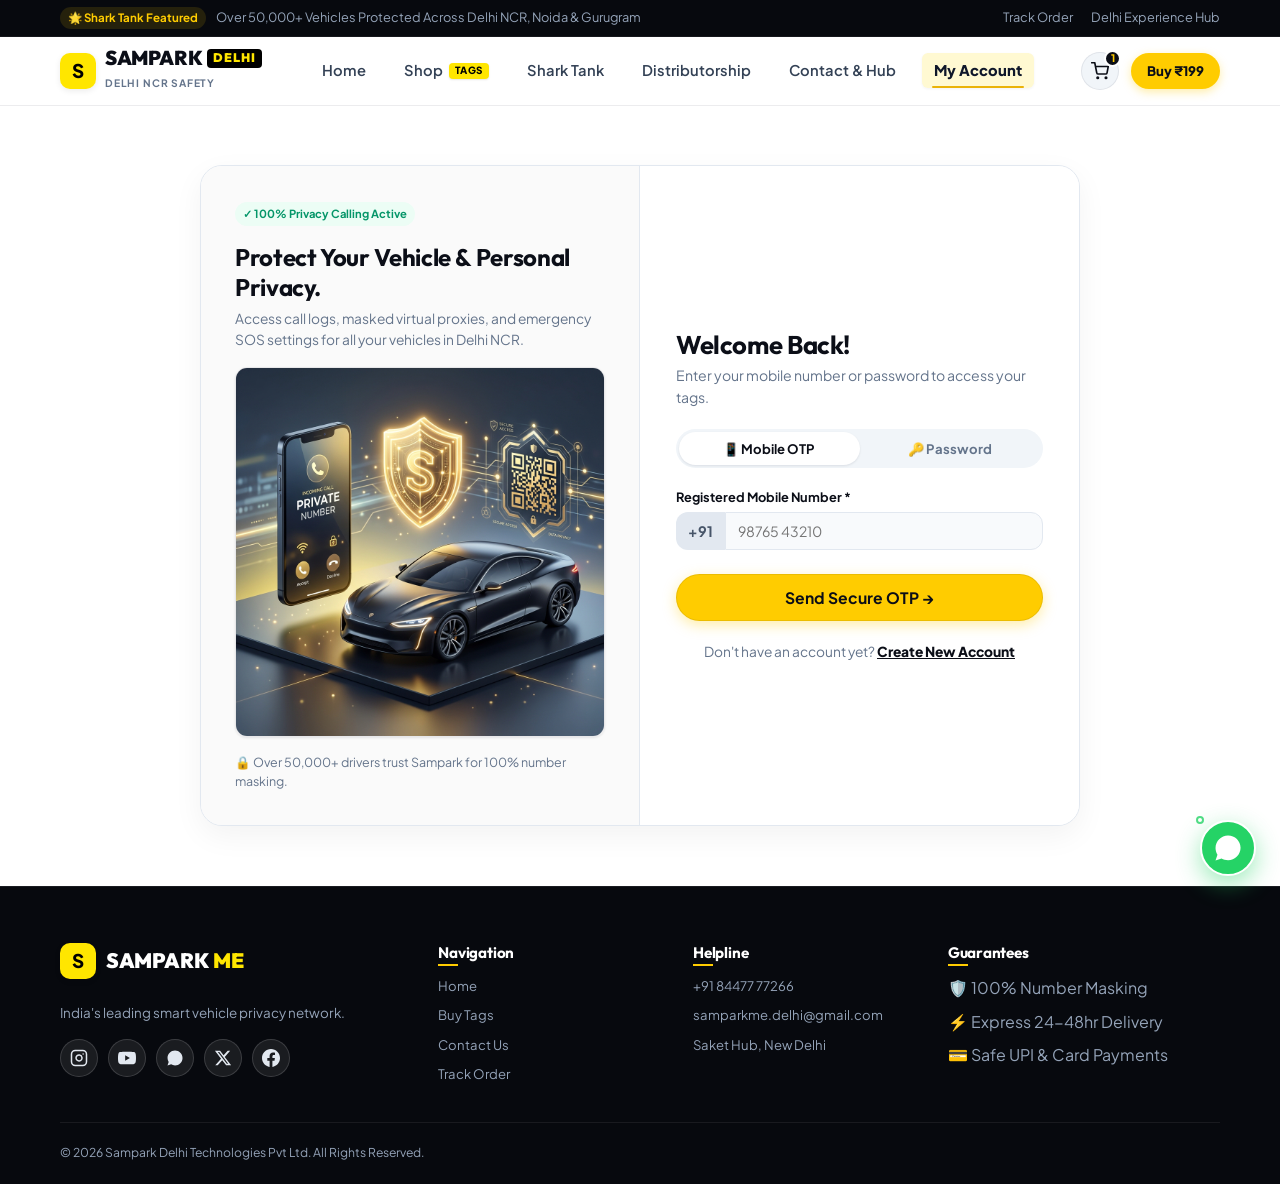
<file: login.html>
<!DOCTYPE html>
<html lang="en">
<head>
  <meta charset="UTF-8">
  <meta name="viewport" content="width=device-width, initial-scale=1.0">
  <title>Driver Login — Sampark Delhi</title>
  <meta name="description" content="Log in to your Sampark driver dashboard to manage your vehicle tags, masked phone settings, and emergency contacts.">
  <link rel="stylesheet" href="assets/css/style.css">
  <link rel="icon" href="data:image/svg+xml,<svg xmlns='http://www.w3.org/2000/svg' viewBox='0 0 24 24' fill='%23FFCC00'><path d='M12 2L2 7l10 5 10-5-10-5zM2 17l10 5 10-5M2 12l10 5 10-5'/></svg>">
</head>
<body style="background: #FFFFFF;">

  <!-- Top Announcement Bar -->
    <!-- Top Announcement Bar -->
  <div class="top-announcement">
    <div class="container">
      <div style="display:flex; align-items:center; gap:10px;">
        <span class="top-announcement-pill">🌟 Shark Tank Featured</span>
        <span>Over 50,000+ Vehicles Protected Across Delhi NCR, Noida & Gurugram</span>
      </div>
      <div class="top-announcement-right">
        <a href="track-order.html">Track Order</a>
        <a href="contact.html">Delhi Experience Hub</a>
      </div>
    </div>
  </div>

  <!-- Main Sticky Header (Calibrated for Perfect Mobile Display) -->
  <header class="site-header">
    <div class="container header-container">
      <a href="index.html" class="brand-logo" id="header-brand-logo">
        <div class="brand-logo-icon">S</div>
        <div class="brand-logo-text">
          <span class="brand-logo-name">SAMPARK<span class="logo-me-badge">DELHI</span></span>
          <span class="brand-logo-badge">Delhi NCR Safety</span>
        </div>
      </a>

      <!-- Desktop Navigation Menu -->
      <nav class="nav-menu">
        <a href="index.html" class="nav-link ">Home</a>
        <a href="shop.html" class="nav-link ">Shop <span class="nav-tag-badge">TAGS</span></a>
        <a href="shark-tank.html" class="nav-link ">Shark Tank</a>
        <a href="distributorship.html" class="nav-link ">Distributorship</a>
        <a href="contact.html" class="nav-link ">Contact & Hub</a>
        <a href="account.html" class="nav-link active">My Account</a>
      </nav>

      <!-- Action Buttons -->
      <div class="header-actions">
        <a href="cart.html" class="cart-icon-btn" aria-label="Shopping Cart">
          <svg width="18" height="18" viewBox="0 0 24 24" fill="none" stroke="currentColor" stroke-width="2.2" stroke-linecap="round" stroke-linejoin="round">
            <circle cx="9" cy="21" r="1"></circle>
            <circle cx="20" cy="21" r="1"></circle>
            <path d="M1 1h4l2.68 13.39a2 2 0 0 0 2 1.61h9.72a2 2 0 0 0 2-1.61L23 6H6"></path>
          </svg>
          <span class="cart-counter">0</span>
        </a>

        <a href="shop.html" class="header-cta-btn" id="header-cta-buy">
          <span>Buy ₹199</span>
        </a>

        <!-- Mobile Toggle Hamburger -->
        <button class="mobile-toggle" aria-label="Open Mobile Menu" id="mobile-menu-btn">
          <span></span>
          <span></span>
          <span></span>
        </button>
      </div>
    </div>
  </header>

  <!-- Mobile Drawer Overlay -->
  <div class="mobile-drawer" id="mobile-drawer">
    <div class="drawer-content">
      <div class="drawer-header">
        <div class="brand-logo">
          <div class="brand-logo-icon">S</div>
          <div class="brand-logo-text">
            <span class="brand-logo-name">SAMPARK<span class="logo-me-badge">DELHI</span></span>
            <span class="brand-logo-badge">Smart Auto Privacy</span>
          </div>
        </div>
        <button class="drawer-close">&times;</button>
      </div>

      <nav class="drawer-nav">
        <a href="index.html" class="">🏠 Home</a>
        <a href="shop.html" class="">🏷️ Shop Smart Tags</a>
        <a href="shark-tank.html" class="">🦈 Shark Tank Pitch</a>
        <a href="distributorship.html" class="">🤝 Distributorship (B2B)</a>
        <a href="contact.html" class="">📍 Contact & Hub</a>
        <a href="track-order.html" class="">📦 Track Your Order</a>
        <a href="account.html" class="active">👤 My Account & Tags</a>
      </nav>

      <div style="margin-top:auto; display:flex; flex-direction:column; gap:8px;">
        <a href="shop.html" class="btn btn-primary btn-block">Order Your Tag Now</a>
        <a href="login.html" class="btn btn-outline btn-block">Driver Login / Signup</a>
      </div>
    </div>
  </div>

  <!-- Auth Section with Clean White Aesthetic -->
  <section class="auth-page-section" style="background: #FFFFFF;">
    <div class="auth-container-card">

      <!-- Left Visual Side (Clean White & Slate) -->
      <div class="auth-visual-side">
        <div>
          <span class="tag-badge-pill tag-badge-active" style="margin-bottom:8px;">✓ 100% Privacy Calling Active</span>
          <h2 style="font-size:1.5rem; line-height:1.25; color:var(--dark-900); margin-top:8px;">
            Protect Your Vehicle & Personal Privacy.
          </h2>
          <p style="color:var(--text-muted); font-size:0.86rem; margin-top:6px;">
            Access call logs, masked virtual proxies, and emergency SOS settings for all your vehicles in Delhi NCR.
          </p>
        </div>

        <img src="assets/images/auth-visual.jpg" alt="Privacy Shield Security">

        <div style="font-size:0.78rem; color:#64748B;">
          🔒 Over 50,000+ drivers trust Sampark for 100% number masking.
        </div>
      </div>

      <!-- Right Form Side (Centered Form) -->
      <div class="auth-form-side">
        <div style="margin-bottom:20px;">
          <h2 style="font-size:1.6rem; color:var(--dark-900); margin-bottom:4px;">Welcome Back!</h2>
          <p style="color:var(--text-muted); font-size:0.88rem;">Enter your mobile number or password to access your tags.</p>
        </div>

        <!-- Auth Tabs -->
        <div class="auth-tabs">
          <button class="auth-tab-btn active" id="tab-otp-btn" onclick="switchLoginTab('otp')">📱 Mobile OTP</button>
          <button class="auth-tab-btn" id="tab-pwd-btn" onclick="switchLoginTab('pwd')">🔑 Password</button>
        </div>

        <!-- Mobile OTP Form -->
        <form id="otp-login-form" onsubmit="handleOtpLogin(event)">
          <div class="form-group">
            <label for="login-phone">Registered Mobile Number *</label>
            <div style="display:flex;">
              <span style="display:flex; align-items:center; background:#E2E8F0; padding:0 12px; border-radius:var(--radius-md) 0 0 var(--radius-md); font-weight:700; color:#475569; font-size:0.9rem;">+91</span>
              <input type="tel" id="login-phone" class="form-control" style="border-top-left-radius:0; border-bottom-left-radius:0;" placeholder="98765 43210" maxlength="10" required>
            </div>
          </div>

          <div id="otp-input-group" class="form-group" style="display:none;">
            <label for="login-otp">Enter 4-Digit OTP (Mock OTP: 1234)</label>
            <input type="text" id="login-otp" class="form-control" placeholder="1234" maxlength="4">
          </div>

          <button type="submit" id="login-otp-submit" class="btn btn-primary btn-block btn-lg" style="margin-top:12px;">
            Send Secure OTP →
          </button>
        </form>

        <!-- Password Form -->
        <form id="pwd-login-form" onsubmit="handlePwdLogin(event)" style="display:none;">
          <div class="form-group">
            <label for="login-email">Email or Mobile *</label>
            <input type="text" id="login-email" class="form-control" placeholder="user@example.com" required>
          </div>

          <div class="form-group">
            <label for="login-password">Password *</label>
            <input type="password" id="login-password" class="form-control" placeholder="••••••••" required>
          </div>

          <button type="submit" class="btn btn-primary btn-block btn-lg" style="margin-top:12px;">
            Login to Account →
          </button>
        </form>

        <div style="margin-top:20px; text-align:center; font-size:0.86rem; color:var(--text-muted);">
          Don't have an account yet?
          <a href="signup.html" style="color:var(--dark-900); font-weight:800; text-decoration:underline;">Create New Account</a>
        </div>
      </div>

    </div>
  </section>

  <!-- Footer -->
  <footer class="site-footer">
    <div class="container">
      <div class="footer-top-grid">
        <div class="footer-brand">
          <a href="index.html" class="brand-logo" style="margin-bottom: 12px;">
            <div class="brand-logo-icon">S</div>
            <div class="brand-logo-text"><span class="brand-logo-name" style="color: #FFF;">SAMPARK<span style="color:var(--primary);">ME</span></span></div>
          </a>
          <p>India's leading smart vehicle privacy network.</p>
          <div class="footer-social-links" style="margin-top:14px;">
            <a href="https://instagram.com" target="_blank" rel="noopener" class="social-btn instagram" aria-label="Instagram">
              <svg viewBox="0 0 24 24" fill="none" stroke="currentColor" stroke-width="2" stroke-linecap="round" stroke-linejoin="round"><rect x="2" y="2" width="20" height="20" rx="5" ry="5"></rect><path d="M16 11.37A4 4 0 1 1 12.63 8 4 4 0 0 1 16 11.37z"></path><line x1="17.5" y1="6.5" x2="17.51" y2="6.5"></line></svg>
            </a>
            <a href="https://youtube.com" target="_blank" rel="noopener" class="social-btn youtube" aria-label="YouTube">
              <svg viewBox="0 0 24 24" fill="currentColor"><path d="M23.498 6.186a3.016 3.016 0 0 0-2.122-2.136C19.505 3.545 12 3.545 12 3.545s-7.505 0-9.377.505A3.017 3.017 0 0 0 .502 6.186C0 8.07 0 12 0 12s0 3.93.502 5.814a3.016 3.016 0 0 0 2.122 2.136c1.871.505 9.376.505 9.376.505s7.505 0 9.377-.505a3.015 3.015 0 0 0 2.122-2.136C24 15.93 24 12 24 12s0-3.93-.502-5.814zM9.545 15.568V8.432L15.818 12l-6.273 3.568z"/></svg>
            </a>
            <a href="https://wa.me/918447777266" target="_blank" rel="noopener" class="social-btn whatsapp" aria-label="WhatsApp">
              <svg viewBox="0 0 24 24" fill="currentColor"><path d="M17.472 14.382c-.301-.15-1.78-.879-2.056-.98-.275-.1-.475-.15-.675.15-.199.3-.774.98-.949 1.18-.175.2-.349.225-.65.075-.301-.15-1.272-.469-2.423-1.496-.895-.798-1.5-1.784-1.675-2.084-.175-.3-.019-.462.131-.611.136-.134.301-.35.451-.525.15-.175.2-.3.3-.5.1-.2.05-.375-.025-.525-.075-.15-.675-1.628-.925-2.228-.243-.585-.49-.505-.675-.515-.175-.01-.375-.01-.575-.01s-.525.075-.8.375c-.275.3-1.05 1.025-1.05 2.5s1.075 2.899 1.225 3.1c.15.2 2.115 3.23 5.124 4.53.716.31 1.275.495 1.71.634.719.229 1.373.197 1.89.12.576-.086 1.78-.727 2.03-1.428.25-.7.25-1.302.175-1.428-.075-.126-.275-.201-.576-.351zM12.04 2C6.516 2 2.028 6.488 2.028 12.012c0 1.954.56 3.784 1.536 5.334L2 22l4.81-1.523c1.488.887 3.226 1.385 5.23 1.385 5.524 0 10.012-4.488 10.012-10.012S17.564 2 12.04 2z"/></svg>
            </a>
            <a href="https://twitter.com" target="_blank" rel="noopener" class="social-btn twitter" aria-label="X (Twitter)">
              <svg viewBox="0 0 24 24" fill="currentColor"><path d="M18.244 2.25h3.308l-7.227 8.26 8.502 11.24H16.17l-5.214-6.817L4.99 21.75H1.68l7.73-8.835L1.254 2.25H8.08l4.713 6.231zm-1.161 17.52h1.833L7.084 4.126H5.117z"/></svg>
            </a>
            <a href="https://facebook.com" target="_blank" rel="noopener" class="social-btn facebook" aria-label="Facebook">
              <svg viewBox="0 0 24 24" fill="currentColor"><path d="M24 12.073c0-6.627-5.373-12-12-12s-12 5.373-12 12c0 5.99 4.388 10.954 10.125 11.854v-8.385H7.078v-3.47h3.047V9.43c0-3.007 1.792-4.669 4.533-4.669 1.312 0 2.686.235 2.686.235v2.953H15.83c-1.491 0-1.956.925-1.956 1.874v2.25h3.328l-.532 3.47h-2.796v8.385C19.612 23.027 24 18.062 24 12.073z"/></svg>
            </a>
          </div>
        </div>
        <div class="footer-col">
          <h4>Navigation</h4>
          <div class="footer-links-list">
            <a href="index.html">Home</a>
            <a href="shop.html">Buy Tags</a>
            <a href="contact.html">Contact Us</a>
            <a href="track-order.html">Track Order</a>
          </div>
        </div>
        <div class="footer-col">
          <h4>Helpline</h4>
          <div class="footer-links-list">
            <a href="tel:+918447777266">+91 84477 77266</a>
            <a href="mailto:samparkme.delhi@gmail.com">samparkme.delhi@gmail.com</a>
            <a href="contact.html">Saket Hub, New Delhi</a>
          </div>
        </div>
        <div class="footer-col">
          <h4>Guarantees</h4>
          <div class="footer-links-list">
            <span>🛡️ 100% Number Masking</span>
            <span>⚡ Express 24-48hr Delivery</span>
            <span>💳 Safe UPI & Card Payments</span>
          </div>
        </div>
      </div>
      <div class="footer-bottom-bar">
        <div>© 2026 Sampark Delhi Technologies Pvt Ltd. All Rights Reserved.</div>
      </div>
    </div>
  </footer>

      <!-- Fixed Floating Chat on WhatsApp Widget (Pure Icon) -->
  <a href="https://wa.me/918447777266?text=Hello%20Sampark%20Delhi%2C%20I%20have%20a%20question%20about%20smart%20vehicle%20tags."
     target="_blank" rel="noopener noreferrer" class="floating-whatsapp" id="floating-whatsapp-btn" aria-label="Chat on WhatsApp">
    <svg viewBox="0 0 24 24"><path d="M12.04 2C6.516 2 2.028 6.488 2.028 12.012c0 1.954.56 3.784 1.536 5.334L2 22l4.81-1.523c1.488.887 3.226 1.385 5.23 1.385 5.524 0 10.012-4.488 10.012-10.012S17.564 2 12.04 2zm5.432 12.382c-.301-.15-1.78-.879-2.056-.98-.275-.1-.475-.15-.675.15-.199.3-.774.98-.949 1.18-.175.2-.349.225-.65.075-.301-.15-1.272-.469-2.423-1.496-.895-.798-1.5-1.784-1.675-2.084-.175-.3-.019-.462.131-.611.136-.134.301-.35.451-.525.15-.175.2-.3.3-.5.1-.2.05-.375-.025-.525-.075-.15-.675-1.628-.925-2.228-.243-.585-.49-.505-.675-.515-.175-.01-.375-.01-.575-.01s-.525.075-.8.375c-.275.3-1.05 1.025-1.05 2.5s1.075 2.899 1.225 3.1c.15.2 2.115 3.23 5.124 4.53.716.31 1.275.495 1.71.634.719.229 1.373.197 1.89.12.576-.086 1.78-.727 2.03-1.428.25-.7.25-1.302.175-1.428-.075-.126-.275-.201-.576-.351z"/></svg>
    <span class="whatsapp-pulse"></span>
  </a>

  <div class="toast-container"></div>
  <script src="assets/js/main.js"></script>

  <script>
    let otpSent = false;

    function switchLoginTab(type) {
      if (type === 'otp') {
        document.getElementById('tab-otp-btn').classList.add('active');
        document.getElementById('tab-pwd-btn').classList.remove('active');
        document.getElementById('otp-login-form').style.display = 'block';
        document.getElementById('pwd-login-form').style.display = 'none';
      } else {
        document.getElementById('tab-pwd-btn').classList.add('active');
        document.getElementById('tab-otp-btn').classList.remove('active');
        document.getElementById('pwd-login-form').style.display = 'block';
        document.getElementById('otp-login-form').style.display = 'none';
      }
    }

    function handleOtpLogin(e) {
      e.preventDefault();
      const phone = document.getElementById('login-phone').value;
      const otpGroup = document.getElementById('otp-input-group');
      const submitBtn = document.getElementById('login-otp-submit');

      if (!otpSent) {
        otpSent = true;
        otpGroup.style.display = 'block';
        submitBtn.textContent = 'Verify OTP & Log In →';
        window.SamparkApp.showToastMessage(`OTP sent to +91 ${phone}. Use: 1234`);
      } else {
        localStorage.setItem('sampark_user', JSON.stringify({
          name: 'Aditya Verma',
          phone: '+91 ' + phone,
          email: 'aditya.verma@example.com',
          vehicle: 'DL 01 AB 1234'
        }));
        window.SamparkApp.showToastMessage('Login Successful! Redirecting...');
        setTimeout(() => window.location.href = 'account.html', 800);
      }
    }

    function handlePwdLogin(e) {
      e.preventDefault();
      localStorage.setItem('sampark_user', JSON.stringify({
        name: 'Aditya Verma',
        phone: '+91 84477 77266',
        email: document.getElementById('login-email').value,
        vehicle: 'DL 01 AB 1234'
      }));
      window.SamparkApp.showToastMessage('Login Successful! Redirecting...');
      setTimeout(() => window.location.href = 'account.html', 800);
    }
  </script>
</body>
</html>
</file>
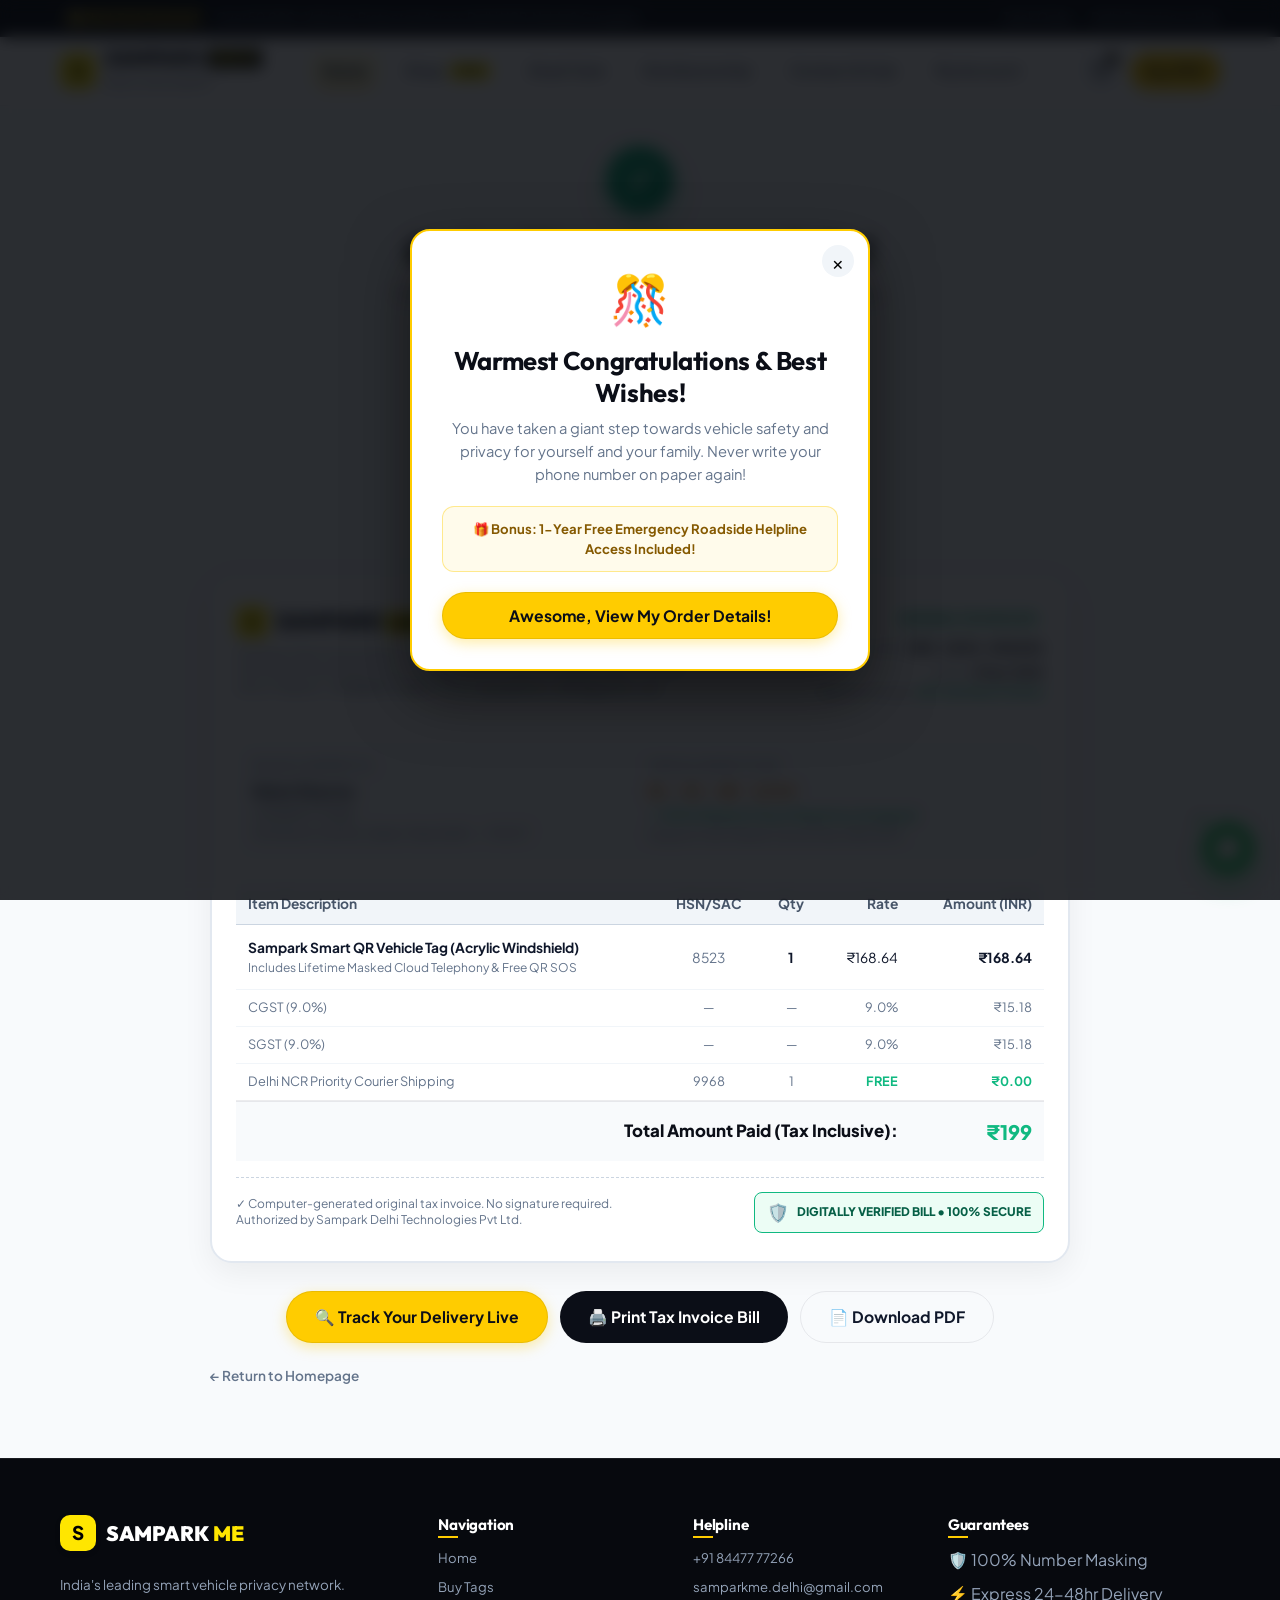
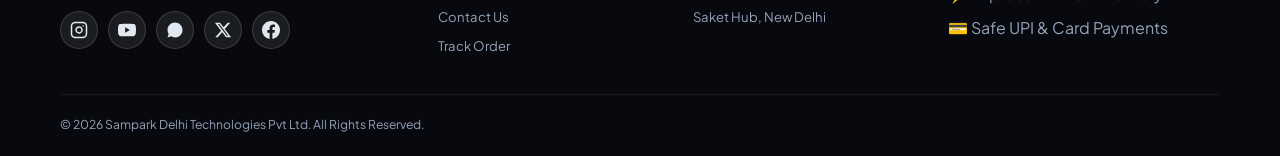
<file: order-success.html>
<!DOCTYPE html>
<html lang="en">
<head>
  <meta charset="UTF-8">
  <meta name="viewport" content="width=device-width, initial-scale=1.0">
  <title>Order Placed Successfully — Sampark Delhi</title>
  <meta name="description" content="Thank you for your order! Your vehicle privacy tag has been booked and is being prepared for express dispatch.">
  <link rel="stylesheet" href="assets/css/style.css">
  <link rel="icon" href="data:image/svg+xml,<svg xmlns='http://www.w3.org/2000/svg' viewBox='0 0 24 24' fill='%23FFCC00'><path d='M12 2L2 7l10 5 10-5-10-5zM2 17l10 5 10-5M2 12l10 5 10-5'/></svg>">
</head>
<body style="background: #F8FAFC;">

  <!-- Top Announcement Bar -->
  <div class="top-announcement">
    <div class="container">
      <div style="display:flex; align-items:center; gap:10px;">
        <span class="top-announcement-pill">🌟 Shark Tank Featured</span>
        <span>Over 50,000+ Vehicles Protected Across Delhi NCR, Noida & Gurugram</span>
      </div>
      <div class="top-announcement-right">
        <a href="track-order.html">Track Order</a>
        <a href="contact.html">Delhi Experience Hub</a>
      </div>
    </div>
  </div>

  <!-- Main Sticky Header (Calibrated for Perfect Mobile Display) -->
  <header class="site-header">
    <div class="container header-container">
      <a href="index.html" class="brand-logo" id="header-brand-logo">
        <div class="brand-logo-icon">S</div>
        <div class="brand-logo-text">
          <span class="brand-logo-name">SAMPARK<span class="logo-me-badge">DELHI</span></span>
          <span class="brand-logo-badge">Delhi NCR Safety</span>
        </div>
      </a>

      <!-- Desktop Navigation Menu -->
      <nav class="nav-menu">
        <a href="index.html" class="nav-link active">Home</a>
        <a href="shop.html" class="nav-link ">Shop <span class="nav-tag-badge">TAGS</span></a>
        <a href="shark-tank.html" class="nav-link ">Shark Tank</a>
        <a href="distributorship.html" class="nav-link ">Distributorship</a>
        <a href="contact.html" class="nav-link ">Contact & Hub</a>
        <a href="account.html" class="nav-link ">My Account</a>
      </nav>

      <!-- Action Buttons -->
      <div class="header-actions">
        <a href="cart.html" class="cart-icon-btn" aria-label="Shopping Cart">
          <svg width="18" height="18" viewBox="0 0 24 24" fill="none" stroke="currentColor" stroke-width="2.2" stroke-linecap="round" stroke-linejoin="round">
            <circle cx="9" cy="21" r="1"></circle>
            <circle cx="20" cy="21" r="1"></circle>
            <path d="M1 1h4l2.68 13.39a2 2 0 0 0 2 1.61h9.72a2 2 0 0 0 2-1.61L23 6H6"></path>
          </svg>
          <span class="cart-counter">0</span>
        </a>

        <a href="shop.html" class="header-cta-btn" id="header-cta-buy">
          <span>Buy ₹199</span>
        </a>

        <!-- Mobile Toggle Hamburger -->
        <button class="mobile-toggle" aria-label="Open Mobile Menu" id="mobile-menu-btn">
          <span></span>
          <span></span>
          <span></span>
        </button>
      </div>
    </div>
  </header>

  <!-- Mobile Drawer Overlay -->
  <div class="mobile-drawer" id="mobile-drawer">
    <div class="drawer-content">
      <div class="drawer-header">
        <div class="brand-logo">
          <div class="brand-logo-icon">S</div>
          <div class="brand-logo-text">
            <span class="brand-logo-name">SAMPARK<span class="logo-me-badge">DELHI</span></span>
            <span class="brand-logo-badge">Smart Auto Privacy</span>
          </div>
        </div>
        <button class="drawer-close">&times;</button>
      </div>

      <nav class="drawer-nav">
        <a href="index.html" class="active">🏠 Home</a>
        <a href="shop.html" class="">🏷️ Shop Smart Tags</a>
        <a href="shark-tank.html" class="">🦈 Shark Tank Pitch</a>
        <a href="distributorship.html" class="">🤝 Distributorship (B2B)</a>
        <a href="contact.html" class="">📍 Contact & Hub</a>
        <a href="track-order.html" class="">📦 Track Your Order</a>
        <a href="account.html" class="">👤 My Account & Tags</a>
      </nav>

      <div style="margin-top:auto; display:flex; flex-direction:column; gap:8px;">
        <a href="shop.html" class="btn btn-primary btn-block">Order Your Tag Now</a>
        <a href="login.html" class="btn btn-outline btn-block">Driver Login / Signup</a>
      </div>
    </div>
  </div>

  <!-- Success Section -->
  <section class="order-success-section" style="padding: 40px 0 70px 0; background: #F8FAFC;">
    <div class="container">
      <div class="success-card" style="max-width: 860px; margin: 0 auto; background: transparent; box-shadow: none; padding: 0;">

        <!-- Clean Unified Order Confirmation Header -->
        <div style="text-align:center; margin-bottom:28px;">
          <div style="width:68px; height:68px; border-radius:50%; background:linear-gradient(135deg, #10B981, #059669); color:#FFFFFF; display:inline-flex; align-items:center; justify-content:center; font-size:2rem; font-weight:900; margin-bottom:14px; box-shadow:0 12px 28px rgba(16,185,129,0.35);">✓</div>
          <h1 style="font-size: clamp(1.8rem, 3vw, 2.4rem); font-weight:900; color: var(--dark-900); margin-bottom: 6px;">
            Order Placed Successfully!
          </h1>
          <p style="color: var(--text-muted); font-size: 0.95rem; max-width: 520px; margin: 0 auto 20px auto;">
            Thank you for securing your vehicle with Sampark. Your custom laser-encoded QR tag has been priority scheduled for dispatch.
          </p>

          <!-- Order Status Timeline -->
          <div class="order-tracker-timeline" style="max-width: 600px; margin: 0 auto;">
            <div class="timeline-step completed">
              <div class="step-bubble">✓</div>
              <span class="step-label">Order Placed</span>
            </div>
            <div class="timeline-step active">
              <div class="step-bubble">2</div>
              <span class="step-label">Laser Printing</span>
            </div>
            <div class="timeline-step">
              <div class="step-bubble">3</div>
              <span class="step-label">Courier Dispatch</span>
            </div>
            <div class="timeline-step">
              <div class="step-bubble">4</div>
              <span class="step-label">Delivered</span>
            </div>
          </div>
        </div>

        <!-- Official Tax Invoice Bill Card -->
        <div class="invoice-bill-card" style="background:#FFFFFF; border:2px solid #E2E8F0; border-radius:var(--radius-xl); padding:28px 24px; text-align:left; margin-bottom:28px; box-shadow:0 10px 30px rgba(0,0,0,0.06); position:relative;">
          <!-- Top Invoice Header -->
          <div style="display:flex; justify-content:space-between; align-items:flex-start; border-bottom:2px solid #F1F5F9; padding-bottom:18px; margin-bottom:18px; flex-wrap:wrap; gap:16px;">
            <div>
              <div style="display:flex; align-items:center; gap:8px; margin-bottom:6px;">
                <div class="brand-logo-icon" style="width:32px; height:32px; font-size:1rem; border-radius:8px;">S</div>
                <span style="font-family:var(--font-heading); font-size:1.35rem; font-weight:900; color:var(--dark-900);">SAMPARK<span style="color:#000000; background:#FFE600; padding:1px 6px; border-radius:4px; margin-left:2px; font-size:0.75em; letter-spacing:0.04em;">DELHI</span></span>
              </div>
              <p style="font-size:0.78rem; color:#64748B; margin-bottom:2px; line-height:1.4;">
                Sampark Delhi Technologies Pvt Ltd<br>
                Sukar Bazar Road, Near Smriti Van Park, Pkt.-11, Sec A-6, Narela, Delhi - 110040<br>
                Direct Helpline: <strong>+91 84477 77266</strong> • Email: <strong>samparkme.delhi@gmail.com</strong>
              </p>
            </div>
            <div style="text-align:right;">
              <span class="tag-badge-pill tag-badge-active" style="display:inline-block; margin-bottom:6px; font-size:0.75rem;">ORIGINAL TAX INVOICE</span>
              <div style="font-size:0.82rem; color:#64748B;">Invoice No: <strong id="bill-invoice-no" style="color:var(--dark-900); font-family:monospace; font-size:0.95rem;">INV-2026-849201</strong></div>
              <div style="font-size:0.82rem; color:#64748B;">Date: <strong id="bill-date" style="color:var(--dark-900);">24 Sep 2026</strong></div>
              <div style="font-size:0.82rem; color:#64748B;">Payment Mode: <strong id="bill-payment-mode" style="color:#10B981;">UPI (Verified)</strong></div>
            </div>
          </div>

          <!-- Customer & Vehicle Info Grid -->
          <div style="display:grid; grid-template-columns:repeat(auto-fit, minmax(200px, 1fr)); gap:16px; background:#F8FAFC; border:1px solid #E2E8F0; border-radius:var(--radius-lg); padding:16px; margin-bottom:20px;">
            <div>
              <span style="font-size:0.72rem; color:#94A3B8; text-transform:uppercase; font-weight:700; display:block; margin-bottom:4px;">Billed & Shipped To:</span>
              <strong id="bill-cust-name" style="font-size:0.95rem; color:#0F172A; display:block;">Rahul Sharma</strong>
              <div id="bill-cust-phone" style="font-size:0.82rem; color:#475569;">+91 84477 77266</div>
              <div id="bill-cust-address" style="font-size:0.82rem; color:#64748B;">Sukar Bazar Road, Narela, Delhi - 110040</div>
            </div>
            <div>
              <span style="font-size:0.72rem; color:#94A3B8; text-transform:uppercase; font-weight:700; display:block; margin-bottom:4px;">Vehicle Linked to QR:</span>
              <strong id="bill-vehicle-no" style="font-size:1.1rem; color:#D97706; font-family:monospace; letter-spacing:0.05em; display:block;">DL 01 AB 1234</strong>
              <div style="font-size:0.8rem; color:#10B981; font-weight:700;">✓ 100% Masked Cloud Telephony Assigned</div>
              <div style="font-size:0.76rem; color:#64748B;">Dispatch Hub: Narela Central Hub, Delhi NCR</div>
            </div>
          </div>

          <!-- Bill Items Table -->
          <div style="overflow-x:auto; margin-bottom:16px;">
            <table style="width:100%; border-collapse:collapse; font-size:0.86rem; text-align:left;">
              <thead style="background:#F1F5F9; color:#475569; font-weight:700; border-top:1px solid #E2E8F0; border-bottom:1px solid #CBD5E1;">
                <tr>
                  <th style="padding:10px 12px;">Item Description</th>
                  <th style="padding:10px 12px; text-align:center;">HSN/SAC</th>
                  <th style="padding:10px 12px; text-align:center;">Qty</th>
                  <th style="padding:10px 12px; text-align:right;">Rate</th>
                  <th style="padding:10px 12px; text-align:right;">Amount (INR)</th>
                </tr>
              </thead>
              <tbody>
                <tr style="border-bottom:1px solid #F1F5F9;">
                  <td style="padding:12px; font-weight:700; color:#0F172A;">
                    Sampark Smart QR Vehicle Tag (Acrylic Windshield)
                    <div style="font-size:0.75rem; font-weight:400; color:#64748B;">Includes Lifetime Masked Cloud Telephony & Free QR SOS</div>
                  </td>
                  <td style="padding:12px; text-align:center; color:#64748B;">8523</td>
                  <td style="padding:12px; text-align:center; font-weight:700;">1</td>
                  <td style="padding:12px; text-align:right;">₹168.64</td>
                  <td style="padding:12px; text-align:right; font-weight:700; color:#0F172A;">₹168.64</td>
                </tr>
                <tr style="border-bottom:1px solid #F1F5F9; color:#64748B; font-size:0.8rem;">
                  <td style="padding:8px 12px;">CGST (9.0%)</td>
                  <td style="padding:8px 12px; text-align:center;">—</td>
                  <td style="padding:8px 12px; text-align:center;">—</td>
                  <td style="padding:8px 12px; text-align:right;">9.0%</td>
                  <td style="padding:8px 12px; text-align:right;">₹15.18</td>
                </tr>
                <tr style="border-bottom:1px solid #F1F5F9; color:#64748B; font-size:0.8rem;">
                  <td style="padding:8px 12px;">SGST (9.0%)</td>
                  <td style="padding:8px 12px; text-align:center;">—</td>
                  <td style="padding:8px 12px; text-align:center;">—</td>
                  <td style="padding:8px 12px; text-align:right;">9.0%</td>
                  <td style="padding:8px 12px; text-align:right;">₹15.18</td>
                </tr>
                <tr style="border-bottom:1px solid #CBD5E1; color:#64748B; font-size:0.8rem;">
                  <td style="padding:8px 12px;">Delhi NCR Priority Courier Shipping</td>
                  <td style="padding:8px 12px; text-align:center;">9968</td>
                  <td style="padding:8px 12px; text-align:center;">1</td>
                  <td style="padding:8px 12px; text-align:right; color:#10B981; font-weight:700;">FREE</td>
                  <td style="padding:8px 12px; text-align:right; color:#10B981; font-weight:700;">₹0.00</td>
                </tr>
              </tbody>
              <tfoot>
                <tr style="background:#F8FAFC; border-top:2px solid var(--border-light); font-size:1.05rem;">
                  <td colspan="4" style="padding:14px 12px; font-weight:800; color:var(--dark-900); text-align:right;">Total Amount Paid (Tax Inclusive):</td>
                  <td id="bill-grand-total" style="padding:14px 12px; font-weight:900; color:#10B981; text-align:right; font-size:1.25rem;">₹199</td>
                </tr>
              </tfoot>
            </table>
          </div>

          <!-- Invoice Stamp & Sign Footer -->
          <div style="display:flex; justify-content:space-between; align-items:center; border-top:1px dashed #CBD5E1; padding-top:14px; flex-wrap:wrap; gap:12px;">
            <div style="font-size:0.75rem; color:#64748B; line-height:1.4;">
              ✓ Computer-generated original tax invoice. No signature required.<br>
              Authorized by Sampark Delhi Technologies Pvt Ltd.
            </div>
            <div style="display:flex; align-items:center; gap:8px; background:#ECFDF5; border:1px solid #10B981; padding:6px 12px; border-radius:8px;">
              <span style="font-size:1.1rem;">🛡️</span>
              <div style="font-size:0.74rem; font-weight:800; color:#065F46;">DIGITALLY VERIFIED BILL • 100% SECURE</div>
            </div>
          </div>
        </div>

        <!-- Action CTAs -->
        <div style="display:flex; justify-content:center; gap:12px; flex-wrap:wrap; margin-top:28px;">
          <a href="track-order.html" id="track-order-link" class="btn btn-primary btn-lg">
            🔍 Track Your Delivery Live
          </a>
          <button onclick="window.print()" class="btn btn-dark btn-lg">
            🖨️ Print Tax Invoice Bill
          </button>
          <button onclick="downloadInvoiceMock()" class="btn btn-outline btn-lg">
            📄 Download PDF
          </button>
        </div>

        <div style="margin-top:20px;">
          <a href="index.html" style="font-size:0.85rem; color:var(--text-muted); font-weight:600;">
            ← Return to Homepage
          </a>
        </div>

      </div>
    </div>
  </section>

  <!-- Footer -->
  <footer class="site-footer">
    <div class="container">
      <div class="footer-top-grid">
        <div class="footer-brand">
          <a href="index.html" class="brand-logo" style="margin-bottom: 12px;">
            <div class="brand-logo-icon">S</div>
            <div class="brand-logo-text"><span class="brand-logo-name" style="color: #FFF;">SAMPARK<span style="color:var(--primary);">ME</span></span></div>
          </a>
          <p>India's leading smart vehicle privacy network.</p>
          <div class="footer-social-links" style="margin-top:14px;">
            <a href="https://instagram.com" target="_blank" rel="noopener" class="social-btn instagram" aria-label="Instagram">
              <svg viewBox="0 0 24 24" fill="none" stroke="currentColor" stroke-width="2" stroke-linecap="round" stroke-linejoin="round"><rect x="2" y="2" width="20" height="20" rx="5" ry="5"></rect><path d="M16 11.37A4 4 0 1 1 12.63 8 4 4 0 0 1 16 11.37z"></path><line x1="17.5" y1="6.5" x2="17.51" y2="6.5"></line></svg>
            </a>
            <a href="https://youtube.com" target="_blank" rel="noopener" class="social-btn youtube" aria-label="YouTube">
              <svg viewBox="0 0 24 24" fill="currentColor"><path d="M23.498 6.186a3.016 3.016 0 0 0-2.122-2.136C19.505 3.545 12 3.545 12 3.545s-7.505 0-9.377.505A3.017 3.017 0 0 0 .502 6.186C0 8.07 0 12 0 12s0 3.93.502 5.814a3.016 3.016 0 0 0 2.122 2.136c1.871.505 9.376.505 9.376.505s7.505 0 9.377-.505a3.015 3.015 0 0 0 2.122-2.136C24 15.93 24 12 24 12s0-3.93-.502-5.814zM9.545 15.568V8.432L15.818 12l-6.273 3.568z"/></svg>
            </a>
            <a href="https://wa.me/918447777266" target="_blank" rel="noopener" class="social-btn whatsapp" aria-label="WhatsApp">
              <svg viewBox="0 0 24 24" fill="currentColor"><path d="M17.472 14.382c-.301-.15-1.78-.879-2.056-.98-.275-.1-.475-.15-.675.15-.199.3-.774.98-.949 1.18-.175.2-.349.225-.65.075-.301-.15-1.272-.469-2.423-1.496-.895-.798-1.5-1.784-1.675-2.084-.175-.3-.019-.462.131-.611.136-.134.301-.35.451-.525.15-.175.2-.3.3-.5.1-.2.05-.375-.025-.525-.075-.15-.675-1.628-.925-2.228-.243-.585-.49-.505-.675-.515-.175-.01-.375-.01-.575-.01s-.525.075-.8.375c-.275.3-1.05 1.025-1.05 2.5s1.075 2.899 1.225 3.1c.15.2 2.115 3.23 5.124 4.53.716.31 1.275.495 1.71.634.719.229 1.373.197 1.89.12.576-.086 1.78-.727 2.03-1.428.25-.7.25-1.302.175-1.428-.075-.126-.275-.201-.576-.351zM12.04 2C6.516 2 2.028 6.488 2.028 12.012c0 1.954.56 3.784 1.536 5.334L2 22l4.81-1.523c1.488.887 3.226 1.385 5.23 1.385 5.524 0 10.012-4.488 10.012-10.012S17.564 2 12.04 2z"/></svg>
            </a>
            <a href="https://twitter.com" target="_blank" rel="noopener" class="social-btn twitter" aria-label="X (Twitter)">
              <svg viewBox="0 0 24 24" fill="currentColor"><path d="M18.244 2.25h3.308l-7.227 8.26 8.502 11.24H16.17l-5.214-6.817L4.99 21.75H1.68l7.73-8.835L1.254 2.25H8.08l4.713 6.231zm-1.161 17.52h1.833L7.084 4.126H5.117z"/></svg>
            </a>
            <a href="https://facebook.com" target="_blank" rel="noopener" class="social-btn facebook" aria-label="Facebook">
              <svg viewBox="0 0 24 24" fill="currentColor"><path d="M24 12.073c0-6.627-5.373-12-12-12s-12 5.373-12 12c0 5.99 4.388 10.954 10.125 11.854v-8.385H7.078v-3.47h3.047V9.43c0-3.007 1.792-4.669 4.533-4.669 1.312 0 2.686.235 2.686.235v2.953H15.83c-1.491 0-1.956.925-1.956 1.874v2.25h3.328l-.532 3.47h-2.796v8.385C19.612 23.027 24 18.062 24 12.073z"/></svg>
            </a>
          </div>
        </div>
        <div class="footer-col">
          <h4>Navigation</h4>
          <div class="footer-links-list">
            <a href="index.html">Home</a>
            <a href="shop.html">Buy Tags</a>
            <a href="contact.html">Contact Us</a>
            <a href="track-order.html">Track Order</a>
          </div>
        </div>
        <div class="footer-col">
          <h4>Helpline</h4>
          <div class="footer-links-list">
            <a href="tel:+918447777266">+91 84477 77266</a>
            <a href="mailto:samparkme.delhi@gmail.com">samparkme.delhi@gmail.com</a>
            <a href="contact.html">Saket Hub, New Delhi</a>
          </div>
        </div>
        <div class="footer-col">
          <h4>Guarantees</h4>
          <div class="footer-links-list">
            <span>🛡️ 100% Number Masking</span>
            <span>⚡ Express 24-48hr Delivery</span>
            <span>💳 Safe UPI & Card Payments</span>
          </div>
        </div>
      </div>
      <div class="footer-bottom-bar">
        <div>© 2026 Sampark Delhi Technologies Pvt Ltd. All Rights Reserved.</div>
      </div>
    </div>
  </footer>

  <!-- Wishes Celebration Modal Popup -->
  <div id="wishes-popup" style="position:fixed; inset:0; background:rgba(7,9,14,0.85); backdrop-filter:blur(8px); z-index:99999; display:flex; align-items:center; justify-content:center; padding:16px;">
    <div style="background:#FFFFFF; border-radius:20px; max-width:460px; width:100%; padding:30px; text-align:center; position:relative; box-shadow:0 25px 60px rgba(0,0,0,0.5); border:2px solid var(--primary);">
      <button onclick="closeWishesPopup()" style="position:absolute; top:14px; right:14px; width:32px; height:32px; border-radius:50%; background:#F1F5F9; font-size:1.2rem; display:flex; align-items:center; justify-content:center;">&times;</button>
      <div style="font-size:3rem; margin-bottom:10px;">🎊</div>
      <h2 style="font-size:1.6rem; margin-bottom:8px; color:var(--dark-900);">Warmest Congratulations & Best Wishes!</h2>
      <p style="color:#64748B; font-size:0.92rem; line-height:1.55; margin-bottom:20px;">
        You have taken a giant step towards vehicle safety and privacy for yourself and your family. Never write your phone number on paper again!
      </p>
      <div style="background:var(--primary-light); border-radius:12px; padding:12px; margin-bottom:20px; border:1px solid rgba(255,204,0,0.4); font-size:0.82rem; font-weight:700; color:#855900;">
        🎁 Bonus: 1-Year Free Emergency Roadside Helpline Access Included!
      </div>
      <button onclick="closeWishesPopup()" class="btn btn-primary btn-block btn-lg">
        Awesome, View My Order Details!
      </button>
    </div>
  </div>

      <!-- Fixed Floating Chat on WhatsApp Widget (Pure Icon) -->
  <a href="https://wa.me/918447777266?text=Hello%20Sampark%20Delhi%2C%20I%20have%20a%20question%20about%20smart%20vehicle%20tags."
     target="_blank" rel="noopener noreferrer" class="floating-whatsapp" id="floating-whatsapp-btn" aria-label="Chat on WhatsApp">
    <svg viewBox="0 0 24 24"><path d="M12.04 2C6.516 2 2.028 6.488 2.028 12.012c0 1.954.56 3.784 1.536 5.334L2 22l4.81-1.523c1.488.887 3.226 1.385 5.23 1.385 5.524 0 10.012-4.488 10.012-10.012S17.564 2 12.04 2zm5.432 12.382c-.301-.15-1.78-.879-2.056-.98-.275-.1-.475-.15-.675.15-.199.3-.774.98-.949 1.18-.175.2-.349.225-.65.075-.301-.15-1.272-.469-2.423-1.496-.895-.798-1.5-1.784-1.675-2.084-.175-.3-.019-.462.131-.611.136-.134.301-.35.451-.525.15-.175.2-.3.3-.5.1-.2.05-.375-.025-.525-.075-.15-.675-1.628-.925-2.228-.243-.585-.49-.505-.675-.515-.175-.01-.375-.01-.575-.01s-.525.075-.8.375c-.275.3-1.05 1.025-1.05 2.5s1.075 2.899 1.225 3.1c.15.2 2.115 3.23 5.124 4.53.716.31 1.275.495 1.71.634.719.229 1.373.197 1.89.12.576-.086 1.78-.727 2.03-1.428.25-.7.25-1.302.175-1.428-.075-.126-.275-.201-.576-.351z"/></svg>
    <span class="whatsapp-pulse"></span>
  </a>

  <div class="toast-container"></div>
  <script src="assets/js/main.js"></script>

  <script>
    function closeWishesPopup() {
      const popup = document.getElementById('wishes-popup');
      if (popup) popup.style.display = 'none';
    }

    function downloadInvoiceMock() {
      window.SamparkApp.showToastMessage('📥 Invoice downloaded successfully (PDF)!');
    }

    document.addEventListener('DOMContentLoaded', () => {
      window.SamparkApp.launchConfetti();

      const urlParams = new URLSearchParams(window.location.search);
      const paramOrderId = urlParams.get('orderId');

      let order = null;
      try {
        order = JSON.parse(sessionStorage.getItem('last_order_details'));
      } catch (e) {}

      const orderId = paramOrderId || (order && order.orderId) || 'SMP-' + Math.floor(100000 + Math.random() * 900000);
      const invoiceNo = 'INV-' + new Date().getFullYear() + '-' + orderId.replace('SMP-', '');
      const invoiceDate = (order && order.date) ? order.date : new Date().toLocaleDateString('en-IN', { day: 'numeric', month: 'short', year: 'numeric' });
      const paymentMode = (order && order.paymentMethod) ? order.paymentMethod : 'UPI (Verified Online)';
      const custName = (order && order.name) ? order.name : 'Rahul Sharma';
      const custPhone = (order && order.phone) ? order.phone : '+91 84477 77266';
      const custAddress = (order && order.address) ? `${order.address}, ${order.city} - ${order.pincode}` : '42 District Centre, Saket, New Delhi — 110017';
      const vehicleNo = (order && order.vehicleReg) ? order.vehicleReg : 'DL 01 AB 1234';
      const grandTotal = (order && order.total) ? order.total : '₹199';

      document.getElementById('bill-invoice-no').textContent = invoiceNo;
      document.getElementById('bill-date').textContent = invoiceDate;
      document.getElementById('bill-payment-mode').textContent = paymentMode;
      document.getElementById('bill-cust-name').textContent = custName;
      document.getElementById('bill-cust-phone').textContent = custPhone;
      document.getElementById('bill-cust-address').textContent = custAddress;
      document.getElementById('bill-vehicle-no').textContent = vehicleNo;
      document.getElementById('bill-grand-total').textContent = grandTotal;
      document.getElementById('track-order-link').href = `track-order.html?orderId=${orderId}`;
    });
  </script>
</body>
</html>
</file>
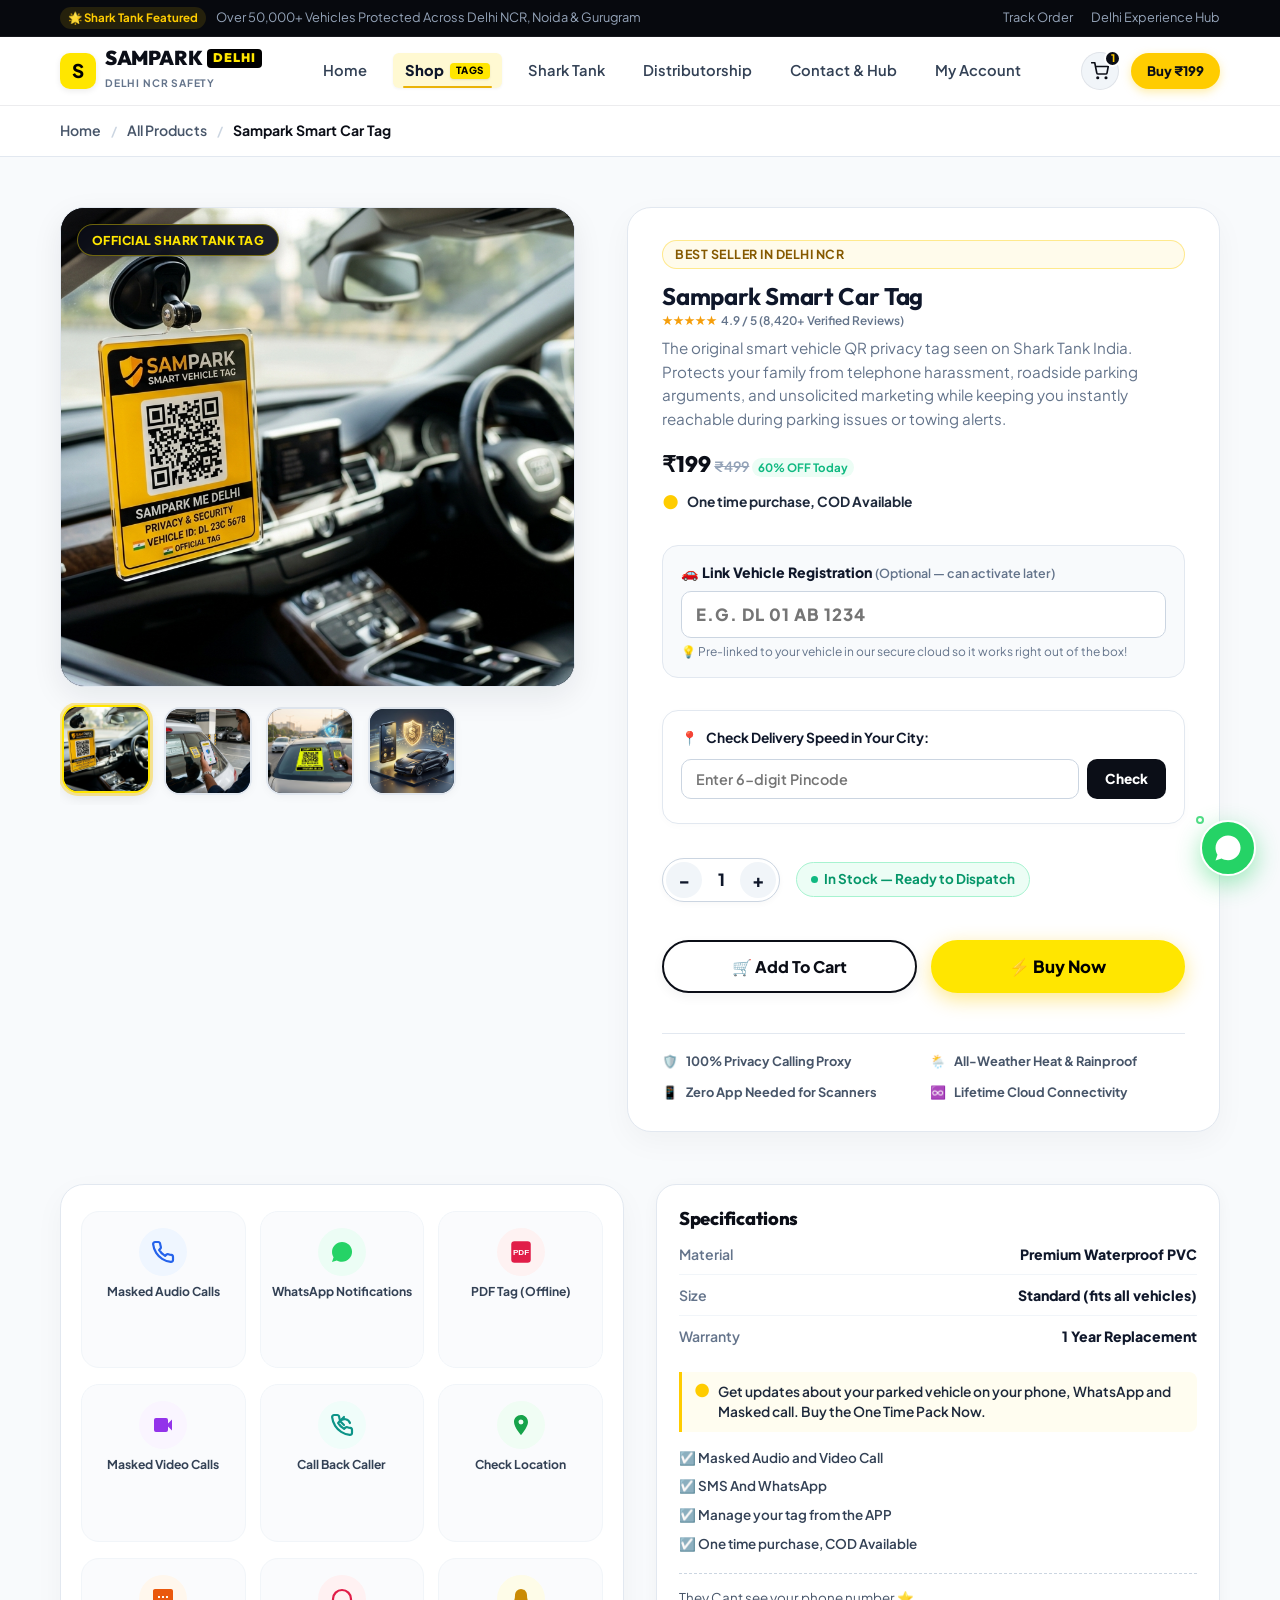
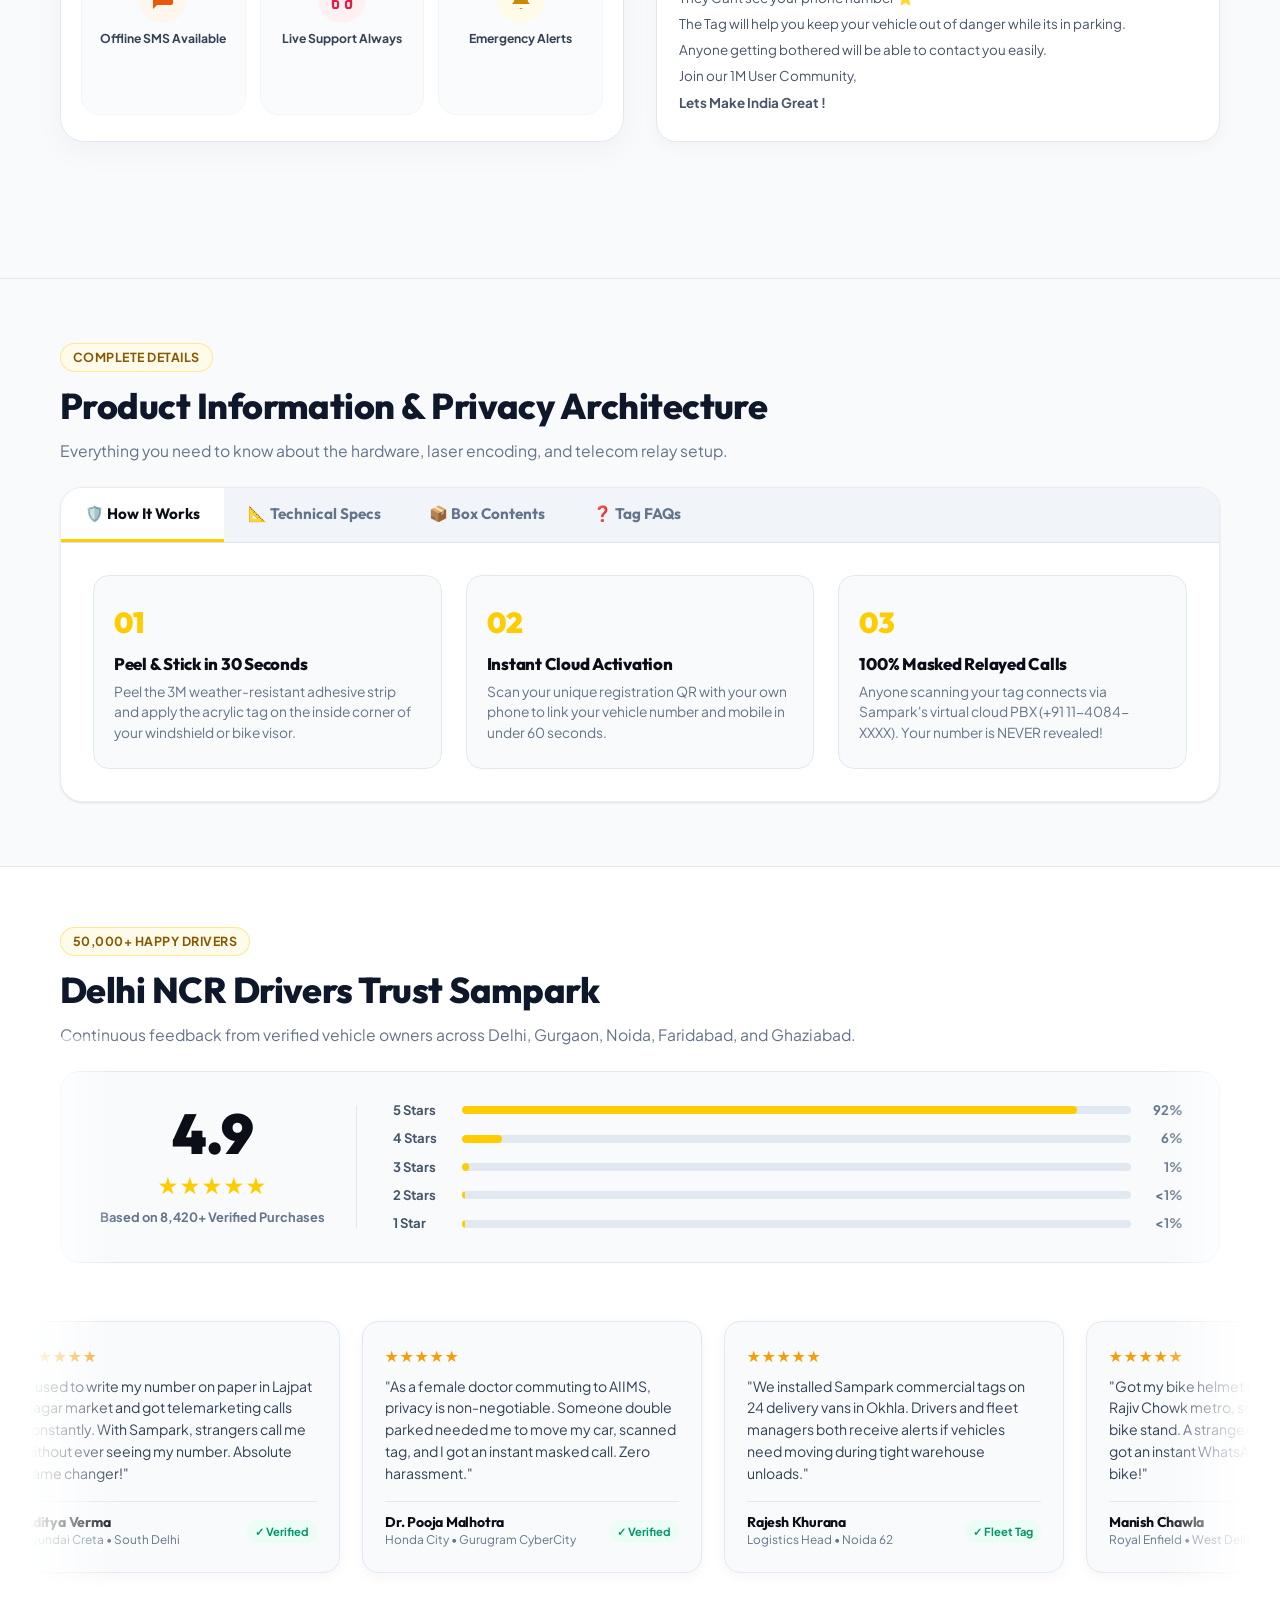
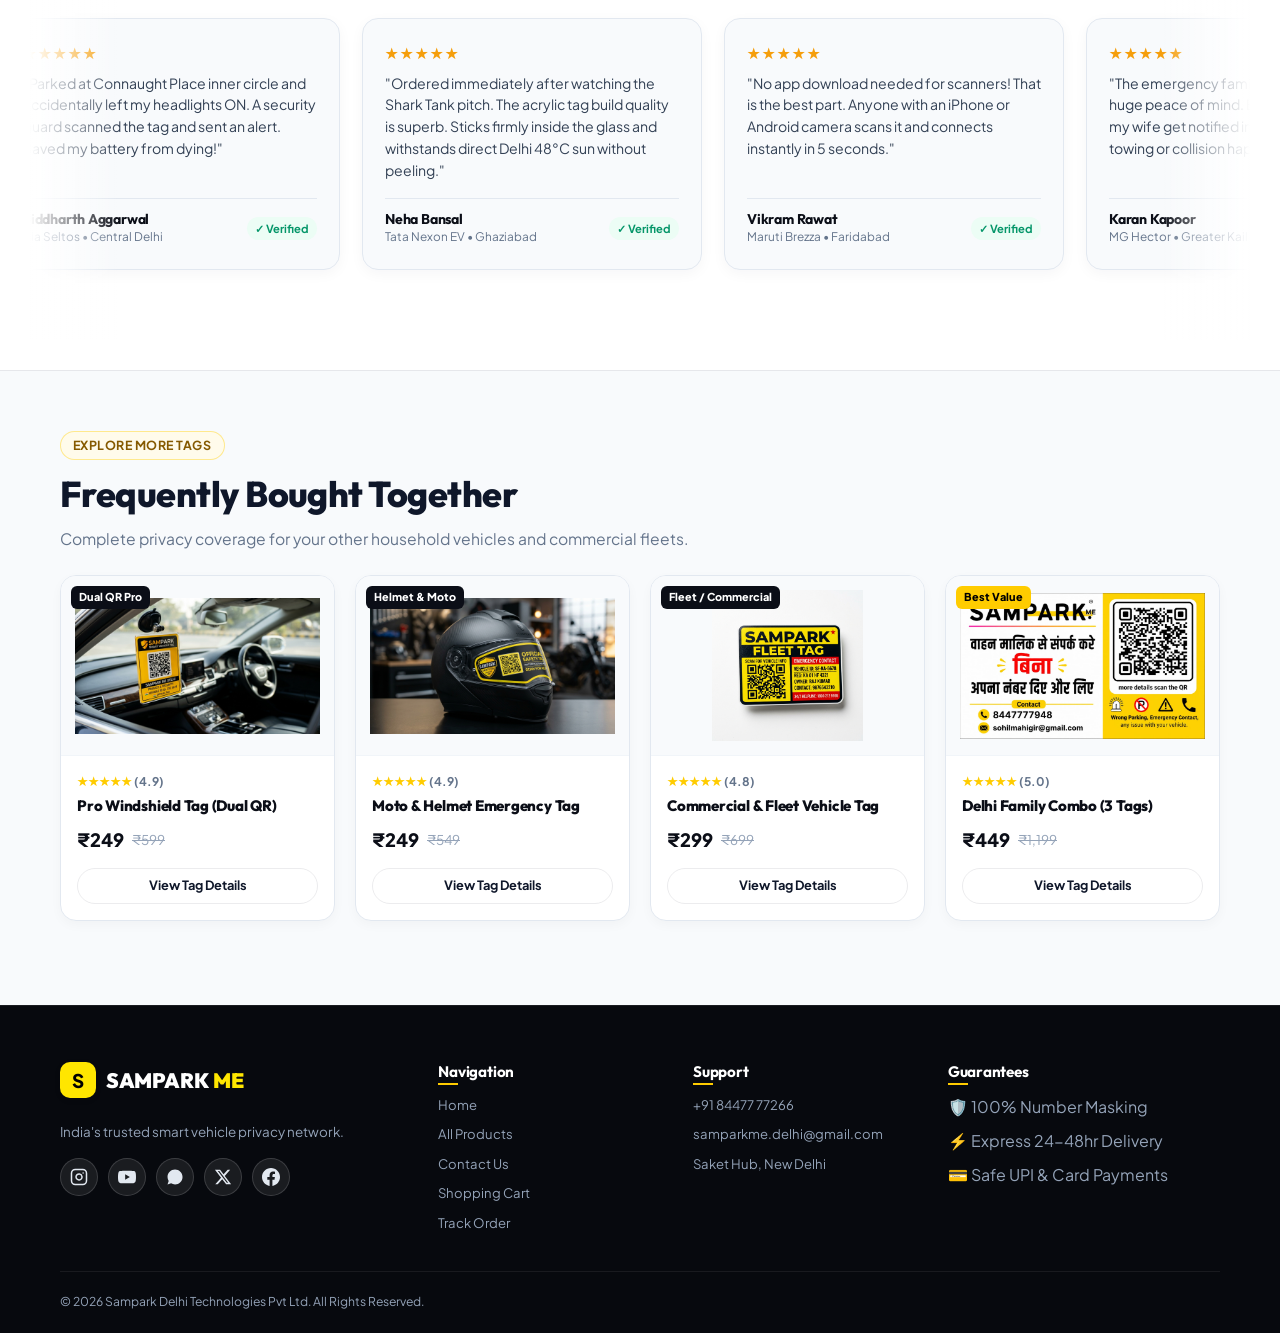
<file: product-single.html>
<!DOCTYPE html>
<html lang="en">
<head>
  <meta charset="UTF-8">
  <meta name="viewport" content="width=device-width, initial-scale=1.0">
  <title>Sampark Smart Car Tag — Official Vehicle QR Contact Tag</title>
  <meta name="description" content="Official Sampark Smart Car Tag with 100% Number Masked Audio Calling, WhatsApp alerts, and UV weatherproof design.">
  <link rel="stylesheet" href="assets/css/style.css">
  <link rel="icon" href="data:image/svg+xml,<svg xmlns='http://www.w3.org/2000/svg' viewBox='0 0 24 24' fill='%23FFCC00'><path d='M12 2L2 7l10 5 10-5-10-5zM2 17l10 5 10-5M2 12l10 5 10-5'/></svg>">
</head>
<body class="has-sticky-buy-bar">

  <!-- Top Announcement Bar -->
    <!-- Top Announcement Bar -->
  <div class="top-announcement">
    <div class="container">
      <div style="display:flex; align-items:center; gap:10px;">
        <span class="top-announcement-pill">🌟 Shark Tank Featured</span>
        <span>Over 50,000+ Vehicles Protected Across Delhi NCR, Noida & Gurugram</span>
      </div>
      <div class="top-announcement-right">
        <a href="track-order.html">Track Order</a>
        <a href="contact.html">Delhi Experience Hub</a>
      </div>
    </div>
  </div>

  <!-- Main Sticky Header (Calibrated for Perfect Mobile Display) -->
  <header class="site-header">
    <div class="container header-container">
      <a href="index.html" class="brand-logo" id="header-brand-logo">
        <div class="brand-logo-icon">S</div>
        <div class="brand-logo-text">
          <span class="brand-logo-name">SAMPARK<span class="logo-me-badge">DELHI</span></span>
          <span class="brand-logo-badge">Delhi NCR Safety</span>
        </div>
      </a>

      <!-- Desktop Navigation Menu -->
      <nav class="nav-menu">
        <a href="index.html" class="nav-link ">Home</a>
        <a href="shop.html" class="nav-link active">Shop <span class="nav-tag-badge">TAGS</span></a>
        <a href="shark-tank.html" class="nav-link ">Shark Tank</a>
        <a href="distributorship.html" class="nav-link ">Distributorship</a>
        <a href="contact.html" class="nav-link ">Contact & Hub</a>
        <a href="account.html" class="nav-link ">My Account</a>
      </nav>

      <!-- Action Buttons -->
      <div class="header-actions">
        <a href="cart.html" class="cart-icon-btn" aria-label="Shopping Cart">
          <svg width="18" height="18" viewBox="0 0 24 24" fill="none" stroke="currentColor" stroke-width="2.2" stroke-linecap="round" stroke-linejoin="round">
            <circle cx="9" cy="21" r="1"></circle>
            <circle cx="20" cy="21" r="1"></circle>
            <path d="M1 1h4l2.68 13.39a2 2 0 0 0 2 1.61h9.72a2 2 0 0 0 2-1.61L23 6H6"></path>
          </svg>
          <span class="cart-counter">0</span>
        </a>

        <a href="shop.html" class="header-cta-btn" id="header-cta-buy">
          <span>Buy ₹199</span>
        </a>

        <!-- Mobile Toggle Hamburger -->
        <button class="mobile-toggle" aria-label="Open Mobile Menu" id="mobile-menu-btn">
          <span></span>
          <span></span>
          <span></span>
        </button>
      </div>
    </div>
  </header>

  <!-- Mobile Drawer Overlay -->
  <div class="mobile-drawer" id="mobile-drawer">
    <div class="drawer-content">
      <div class="drawer-header">
        <div class="brand-logo">
          <div class="brand-logo-icon">S</div>
          <div class="brand-logo-text">
            <span class="brand-logo-name">SAMPARK<span class="logo-me-badge">DELHI</span></span>
            <span class="brand-logo-badge">Smart Auto Privacy</span>
          </div>
        </div>
        <button class="drawer-close">&times;</button>
      </div>

      <nav class="drawer-nav">
        <a href="index.html" class="">🏠 Home</a>
        <a href="shop.html" class="active">🏷️ Shop Smart Tags</a>
        <a href="shark-tank.html" class="">🦈 Shark Tank Pitch</a>
        <a href="distributorship.html" class="">🤝 Distributorship (B2B)</a>
        <a href="contact.html" class="">📍 Contact & Hub</a>
        <a href="track-order.html" class="">📦 Track Your Order</a>
        <a href="account.html" class="">👤 My Account & Tags</a>
      </nav>

      <div style="margin-top:auto; display:flex; flex-direction:column; gap:8px;">
        <a href="shop.html" class="btn btn-primary btn-block">Order Your Tag Now</a>
        <a href="login.html" class="btn btn-outline btn-block">Driver Login / Signup</a>
      </div>
    </div>
  </div>

  <!-- Breadcrumb -->
  <div class="breadcrumb-nav">
    <div class="container">
      <div class="breadcrumb-list">
        <a href="index.html">Home</a>
        <span class="breadcrumb-separator">/</span>
        <a href="shop.html">All Products</a>
        <span class="breadcrumb-separator">/</span>
        <span style="color:var(--dark-900); font-weight:700;" id="breadcrumb-product-name">Sampark Smart Car Tag</span>
      </div>
    </div>
  </div>

  <!-- Single Product Section -->
  <section class="product-single-section">
    <div class="container">
      <div class="product-single-grid">

        <!-- Product Gallery -->
        <div>
          <div class="gallery-main-view">
            <span class="product-badge-float" style="top:14px; left:14px;">Official Shark Tank Tag</span>
            <img src="assets/images/car-tag-hd.jpg" id="gallery-main-img" alt="Sampark Car Tag Main View">
          </div>

          <div class="gallery-thumbnails">
            <div class="gallery-thumb active" onclick="swapImage('assets/images/car-tag-hd.jpg', this)">
              <img src="assets/images/car-tag-hd.jpg" alt="Front View">
            </div>
            <div class="gallery-thumb" onclick="swapImage('assets/images/how-it-works-scan.jpg', this)">
              <img src="assets/images/how-it-works-scan.jpg" alt="Scanning Demo">
            </div>
            <div class="gallery-thumb" onclick="swapImage('assets/images/hero-slider-1.jpg', this)">
              <img src="assets/images/hero-slider-1.jpg" alt="Windshield View">
            </div>
            <div class="gallery-thumb" onclick="swapImage('assets/images/auth-visual.jpg', this)">
              <img src="assets/images/auth-visual.jpg" alt="Privacy Shield">
            </div>
          </div>
        </div>

        <!-- Product Info & Actions Panel -->
        <div class="product-info-panel">
          <div class="section-tag">Best Seller in Delhi NCR</div>
          <h1 id="product-title-display">Sampark Smart Car Tag</h1>

          <div class="product-rating">
            <span class="rating-stars">★★★★★</span>
            <span class="rating-count">4.9 / 5 (8,420+ Verified Reviews)</span>
          </div>

          <p style="color:var(--text-muted); font-size:0.95rem; line-height:1.55; margin-bottom:16px;">
            The original smart vehicle QR privacy tag seen on Shark Tank India. Protects your family from telephone harassment, roadside parking arguments, and unsolicited marketing while keeping you instantly reachable during parking issues or towing alerts.
          </p>

          <div class="price-block">
            <span class="price-current">₹199</span>
            <span class="price-original">₹499</span>
            <span class="price-save">60% OFF Today</span>
          </div>

          <!-- Feature Tag from Image 2 -->
          <div style="display:flex; align-items:center; gap:8px; margin: 10px 0 16px 0; font-size:0.86rem; font-weight:700; color:#1E293B;">
            <span style="color:#FFCC00; font-size:1.15rem; line-height:1;">●</span>
            <span>One time purchase, COD Available</span>
          </div>

          <!-- Vehicle Plate Linking Preview Card -->
          <div class="product-config-card">
            <label for="vehicle-plate-input" class="config-label">
              🚗 Link Vehicle Registration <span class="config-optional">(Optional — can activate later)</span>
            </label>
            <div class="config-input-wrapper">
              <input type="text" id="vehicle-plate-input" class="config-plate-input" placeholder="e.g. DL 01 AB 1234" maxlength="15">
            </div>
            <small class="config-hint">
              💡 Pre-linked to your vehicle in our secure cloud so it works right out of the box!
            </small>
          </div>

          <!-- Pincode Checker Card -->
          <div class="product-pincode-card">
            <div class="pincode-card-header">
              <span class="pincode-icon">📍</span>
              <strong>Check Delivery Speed in Your City:</strong>
            </div>
            <div class="pincode-input-row">
              <input type="text" id="pincode-input" class="pincode-text-input" placeholder="Enter 6-digit Pincode" maxlength="6">
              <button type="button" class="pincode-check-btn" id="check-pincode-btn">Check</button>
            </div>
            <div id="pincode-result" class="pincode-result-msg"></div>
          </div>

          <!-- Quantity Stepper & Stock Status Row -->
          <div class="product-quantity-row">
            <div class="product-stepper-box">
              <button type="button" class="stepper-btn" id="prod-qty-minus">−</button>
              <span class="stepper-count" id="prod-qty-val">1</span>
              <button type="button" class="stepper-btn" id="prod-qty-plus">+</button>
            </div>
            <div class="product-stock-badge">
              <span class="stock-dot"></span> In Stock — Ready to Dispatch
            </div>
          </div>

          <!-- Primary Action Buttons (Pill & High Contrast) -->
          <div class="product-main-actions-grid">
            <button type="button" class="btn-product-cart" id="add-to-cart-page-btn">
              🛒 Add To Cart
            </button>
            <button type="button" class="btn-product-buy" id="buy-now-page-btn" onclick="executeSingleProductBuyNow(event)">
              ⚡ Buy Now
            </button>
          </div>

          <!-- Guarantee Highlights Grid -->
          <div class="product-trust-badges-grid">
            <div class="trust-badge-item">
              <span class="trust-badge-icon">🛡️</span>
              <span>100% Privacy Calling Proxy</span>
            </div>
            <div class="trust-badge-item">
              <span class="trust-badge-icon">🌦️</span>
              <span>All-Weather Heat & Rainproof</span>
            </div>
            <div class="trust-badge-item">
              <span class="trust-badge-icon">📱</span>
              <span>Zero App Needed for Scanners</span>
            </div>
            <div class="trust-badge-item">
              <span class="trust-badge-icon">♾️</span>
              <span>Lifetime Cloud Connectivity</span>
            </div>
          </div>

          </div>

      </div>

      <!-- Bottom Full-Width 2-Column Section (Desktop Side-by-Side, Mobile Stack) -->
      <div class="product-bottom-details-grid">
          <!-- 9 Feature Icons Grid Card Matching Image 1 -->
          <div class="product-features-grid-card">
            <div class="feature-grid-item">
              <div class="feature-grid-icon icon-blue">
                <svg width="24" height="24" viewBox="0 0 24 24" fill="none" stroke="#2563EB" stroke-width="2.2" stroke-linecap="round" stroke-linejoin="round">
                  <path d="M22 16.92v3a2 2 0 0 1-2.18 2 19.79 19.79 0 0 1-8.63-3.07 19.5 19.5 0 0 1-6-6 19.79 19.79 0 0 1-3.07-8.67A2 2 0 0 1 4.11 2h3a2 2 0 0 1 2 1.72 12.84 12.84 0 0 0 .7 2.81 2 2 0 0 1-.45 2.11L8.09 9.91a16 16 0 0 0 6 6l1.27-1.27a2 2 0 0 1 2.11-.45 12.84 12.84 0 0 0 2.81.7A2 2 0 0 1 22 16.92z"></path>
                </svg>
              </div>
              <div class="feature-grid-label">Masked Audio Calls</div>
            </div>

            <div class="feature-grid-item">
              <div class="feature-grid-icon icon-green">
                <svg width="24" height="24" viewBox="0 0 24 24" fill="#25D366">
                  <path d="M17.472 14.382c-.301-.15-1.78-.879-2.056-.98-.275-.1-.475-.15-.675.15-.199.3-.774.98-.949 1.18-.175.2-.349.225-.65.075-.301-.15-1.272-.469-2.423-1.496-.895-.798-1.5-1.784-1.675-2.084-.175-.3-.019-.462.131-.611.136-.134.301-.35.451-.525.15-.175.2-.3.3-.5.1-.2.05-.375-.025-.525-.075-.15-.675-1.628-.925-2.228-.243-.585-.49-.505-.675-.515-.175-.01-.375-.01-.575-.01s-.525.075-.8.375c-.275.3-1.05 1.025-1.05 2.5s1.075 2.899 1.225 3.1c.15.2 2.115 3.23 5.124 4.53.716.31 1.275.495 1.71.634.719.229 1.373.197 1.89.12.576-.086 1.78-.727 2.03-1.428.25-.7.25-1.302.175-1.428-.075-.126-.275-.201-.576-.351zM12.04 2C6.516 2 2.028 6.488 2.028 12.012c0 1.954.56 3.784 1.536 5.334L2 22l4.81-1.523c1.488.887 3.226 1.385 5.23 1.385 5.524 0 10.012-4.488 10.012-10.012S17.564 2 12.04 2z"/>
                </svg>
              </div>
              <div class="feature-grid-label">WhatsApp Notifications</div>
            </div>

            <div class="feature-grid-item">
              <div class="feature-grid-icon icon-red">
                <svg width="26" height="26" viewBox="0 0 24 24" fill="none">
                  <rect x="3" y="2" width="18" height="20" rx="3" fill="#E11D48"/>
                  <text x="12" y="15" fill="#FFFFFF" font-size="7.5" font-weight="900" text-anchor="middle" font-family="sans-serif">PDF</text>
                </svg>
              </div>
              <div class="feature-grid-label">PDF Tag (Offline)</div>
            </div>

            <div class="feature-grid-item">
              <div class="feature-grid-icon icon-purple">
                <svg width="24" height="24" viewBox="0 0 24 24" fill="#9333EA">
                  <path d="M17 10.5V7a2 2 0 0 0-2-2H5a2 2 0 0 0-2 2v10a2 2 0 0 0 2 2h10a2 2 0 0 0 2-2v-3.5l4 4v-11l-4 4z"></path>
                </svg>
              </div>
              <div class="feature-grid-label">Masked Video Calls</div>
            </div>

            <div class="feature-grid-item">
              <div class="feature-grid-icon icon-teal">
                <svg width="24" height="24" viewBox="0 0 24 24" fill="none" stroke="#0D9488" stroke-width="2.2" stroke-linecap="round" stroke-linejoin="round">
                  <path d="M22 16.92v3a2 2 0 0 1-2.18 2 19.79 19.79 0 0 1-8.63-3.07 19.5 19.5 0 0 1-6-6 19.79 19.79 0 0 1-3.07-8.67A2 2 0 0 1 4.11 2h3a2 2 0 0 1 2 1.72 12.84 12.84 0 0 0 .7 2.81 2 2 0 0 1-.45 2.11L8.09 9.91a16 16 0 0 0 6 6l1.27-1.27a2 2 0 0 1 2.11-.45 12.84 12.84 0 0 0 2.81.7A2 2 0 0 1 22 16.92z"></path>
                  <polyline points="14 4 10 8 14 12"></polyline>
                  <path d="M20 10A6 6 0 0 0 10 8"></path>
                </svg>
              </div>
              <div class="feature-grid-label">Call Back Caller</div>
            </div>

            <div class="feature-grid-item">
              <div class="feature-grid-icon icon-green2">
                <svg width="24" height="24" viewBox="0 0 24 24" fill="#16A34A">
                  <path d="M12 2C8.13 2 5 5.13 5 9c0 5.25 7 13 7 13s7-7.75 7-13c0-3.87-3.13-7-7-7zm0 9.5a2.5 2.5 0 0 1 0-5 2.5 2.5 0 0 1 0 5z"></path>
                </svg>
              </div>
              <div class="feature-grid-label">Check Location</div>
            </div>

            <div class="feature-grid-item">
              <div class="feature-grid-icon icon-orange">
                <svg width="24" height="24" viewBox="0 0 24 24" fill="#EA580C">
                  <path d="M20 2H4c-1.1 0-2 .9-2 2v18l4-4h14c1.1 0 2-.9 2-2V4c0-1.1-.9-2-2-2zM9 11H7V9h2v2zm4 0h-2V9h2v2zm4 0h-2V9h2v2z"/>
                </svg>
              </div>
              <div class="feature-grid-label">Offline SMS Available</div>
            </div>

            <div class="feature-grid-item">
              <div class="feature-grid-icon icon-red2">
                <svg width="24" height="24" viewBox="0 0 24 24" fill="none" stroke="#E11D48" stroke-width="2.2" stroke-linecap="round" stroke-linejoin="round">
                  <path d="M3 18v-6a9 9 0 0 1 18 0v6"></path>
                  <path d="M21 19a2 2 0 0 1-2 2h-1a2 2 0 0 1-2-2v-3a2 2 0 0 1 2-2h3zM3 19a2 2 0 0 0 2 2h1a2 2 0 0 0 2-2v-3a2 2 0 0 0-2-2H3z"></path>
                </svg>
              </div>
              <div class="feature-grid-label">Live Support Always</div>
            </div>

            <div class="feature-grid-item">
              <div class="feature-grid-icon icon-orange2">
                <svg width="24" height="24" viewBox="0 0 24 24" fill="#CA8A04">
                  <path d="M18 8A6 6 0 0 0 6 8c0 7-3 9-3 9h18s-3-2-3-9"></path>
                  <path d="M13.73 21a2 2 0 0 1-3.46 0"></path>
                </svg>
              </div>
              <div class="feature-grid-label">Emergency Alerts</div>
            </div>
          </div>
          <!-- Specifications Card Matching Image 1 -->
          <div class="product-specs-card">
            <h3>Specifications</h3>
            <div class="specs-table">
              <div class="specs-row">
                <span class="specs-label">Material</span>
                <span class="specs-value">Premium Waterproof PVC</span>
              </div>
              <div class="specs-row">
                <span class="specs-label">Size</span>
                <span class="specs-value">Standard (fits all vehicles)</span>
              </div>
              <div class="specs-row">
                <span class="specs-label">Warranty</span>
                <span class="specs-value">1 Year Replacement</span>
              </div>
            </div>

            <div class="specs-highlight-bullet">
              <span style="color:#FFCC00; font-size:1.1rem; line-height:1;">●</span>
              <span>Get updates about your parked vehicle on your phone, WhatsApp and Masked call. Buy the One Time Pack Now.</span>
            </div>

            <div class="specs-checklist">
              <div class="checklist-item">☑️ Masked Audio and Video Call</div>
              <div class="checklist-item">☑️ SMS And WhatsApp</div>
              <div class="checklist-item">☑️ Manage your tag from the APP</div>
              <div class="checklist-item">☑️ One time purchase, COD Available</div>
            </div>

            <div class="specs-community-note">
              <p>They Cant see your phone number ⭐</p>
              <p>The Tag will help you keep your vehicle out of danger while its in parking.</p>
              <p>Anyone getting bothered will be able to contact you easily.</p>
              <p>Join our 1M User Community,</p>
              <p><strong>Lets Make India Great !</strong></p>
            </div>
          </div>
      </div>
    </div>
  </section>



  <!-- Detailed Product Information Tabs / Section -->
  <section class="product-info-details-section">
    <div class="container">
      <div class="section-header" style="max-width: 100% !important; margin: 0 0 24px 0 !important; text-align: left !important;">
        <div class="section-tag">Complete Details</div>
        <h2>Product Information & Privacy Architecture</h2>
        <p>Everything you need to know about the hardware, laser encoding, and telecom relay setup.</p>
      </div>

      <div class="product-info-tabs-wrapper">
        <div class="info-tabs-nav">
          <button class="info-tab-btn active" onclick="switchInfoTab('how-it-works', this)">🛡️ How It Works</button>
          <button class="info-tab-btn" onclick="switchInfoTab('tech-specs', this)">📐 Technical Specs</button>
          <button class="info-tab-btn" onclick="switchInfoTab('whats-included', this)">📦 Box Contents</button>
          <button class="info-tab-btn" onclick="switchInfoTab('faqs', this)">❓ Tag FAQs</button>
        </div>

        <div class="info-tab-content-area">
          <!-- Tab 1: How It Works -->
          <div id="tab-how-it-works" class="info-tab-panel active">
            <div class="how-it-works-steps-grid">
              <div class="hw-step-box">
                <div class="hw-step-num">01</div>
                <h4>Peel & Stick in 30 Seconds</h4>
                <p>Peel the 3M weather-resistant adhesive strip and apply the acrylic tag on the inside corner of your windshield or bike visor.</p>
              </div>
              <div class="hw-step-box">
                <div class="hw-step-num">02</div>
                <h4>Instant Cloud Activation</h4>
                <p>Scan your unique registration QR with your own phone to link your vehicle number and mobile in under 60 seconds.</p>
              </div>
              <div class="hw-step-box">
                <div class="hw-step-num">03</div>
                <h4>100% Masked Relayed Calls</h4>
                <p>Anyone scanning your tag connects via Sampark's virtual cloud PBX (+91 11-4084-XXXX). Your number is NEVER revealed!</p>
              </div>
            </div>
          </div>

          <!-- Tab 2: Technical Specs -->
          <div id="tab-tech-specs" class="info-tab-panel">
            <div class="tech-specs-table-box">
              <table class="specs-full-table">
                <tbody>
                  <tr>
                    <th>Tag Material</th>
                    <td>UV-Treated Polycarbonate Acrylic with scratch-resistant top coat</td>
                  </tr>
                  <tr>
                    <th>Dimensions</th>
                    <td>85 mm x 54 mm (Standard ISO CR-80 credit card form factor)</td>
                  </tr>
                  <tr>
                    <th>Adhesive Type</th>
                    <td>Automotive-grade 3M VHB thermal adhesive (Leaves zero residue upon removal)</td>
                  </tr>
                  <tr>
                    <th>Operating Temperature</th>
                    <td>-10°C to +65°C (Engineered specifically for peak Delhi heatwaves & monsoons)</td>
                  </tr>
                  <tr>
                    <th>QR Longevity</th>
                    <td>Laser-etched high-density QR code rated for 5+ years without fading</td>
                  </tr>
                  <tr>
                    <th>Scanner Requirement</th>
                    <td>Zero App Needed! Scannable with native iOS Camera, Android Camera, Google Lens, or UPI apps</td>
                  </tr>
                  <tr>
                    <th>Telephony Network</th>
                    <td>Bank-grade encrypted dual-leg cloud telecom proxy with Delhi NCR routing</td>
                  </tr>
                </tbody>
              </table>
            </div>
          </div>

          <!-- Tab 3: Box Contents -->
          <div id="tab-whats-included" class="info-tab-panel">
            <div class="box-contents-grid">
              <div class="content-item-card">
                <span class="content-item-icon">🏷️</span>
                <div>
                  <strong>1x Sampark Smart QR Tag</strong>
                  <p>Pre-printed with high-contrast durable automotive QR code</p>
                </div>
              </div>
              <div class="content-item-card">
                <span class="content-item-icon">🧽</span>
                <div>
                  <strong>1x Surface Prep Alcohol Wipe</strong>
                  <p>Ensures glass windshield is oil-free for maximum 3M bonding</p>
                </div>
              </div>
              <div class="content-item-card">
                <span class="content-item-icon">📖</span>
                <div>
                  <strong>Quick Start Activation Guide</strong>
                  <p>Simple 3-step pictorial instruction manual in English and Hindi</p>
                </div>
              </div>
              <div class="content-item-card">
                <span class="content-item-icon">🛡️</span>
                <div>
                  <strong>1 Year Replacement Warranty Card</strong>
                  <p>Free tag replacement if peeled or damaged under normal usage</p>
                </div>
              </div>
            </div>
          </div>

          <!-- Tab 4: FAQs -->
          <div id="tab-faqs" class="info-tab-panel">
            <div class="tab-faq-list">
              <div class="tab-faq-item">
                <strong>Q: Can the person calling me see my true phone number?</strong>
                <p>Never. Sampark's cloud proxy connects both phones via an encrypted virtual relay (+91 11-4084-XXXX). Neither party sees the other's real phone number.</p>
              </div>
              <div class="tab-faq-item">
                <strong>Q: What happens if my vehicle is parked in a low network basement?</strong>
                <p>Sampark simultaneously triggers an instant SMS and WhatsApp alert with the scanner's message so you are notified the moment your phone catches network.</p>
              </div>
              <div class="tab-faq-item">
                <strong>Q: Is there any monthly fee or annual recharge?</strong>
                <p>No. Your one-time purchase includes lifetime cloud QR redirection and unlimited masked phone call routing with no hidden charges.</p>
              </div>
            </div>
          </div>
        </div>
      </div>
    </div>
  </section>


    <!-- Verified Customer Reviews Section (Dual-Direction Infinite Moving Marquee from Home) -->
  <section class="marquee-reviews-section product-marquee-reviews" id="customer-reviews" style="padding: 60px 0;">
    <div class="container">
      <div class="section-header" style="max-width: 100% !important; margin: 0 0 24px 0 !important; text-align: left !important;">
        <div class="section-tag" style="margin-left: 0 !important; display: inline-flex !important;">50,000+ Happy Drivers</div>
        <h2 style="text-align: left !important; margin-left: 0 !important;">Delhi NCR Drivers Trust Sampark</h2>
        <p style="text-align: left !important; margin-left: 0 !important;">Continuous feedback from verified vehicle owners across Delhi, Gurgaon, Noida, Faridabad, and Ghaziabad.</p>
      </div>

      <!-- Rating Summary Overview Card -->
      <div class="rating-overview-card" style="margin-bottom: 30px;">
        <div class="rating-score-box">
          <div class="rating-big-num">4.9</div>
          <div class="rating-big-stars">★★★★★</div>
          <div class="rating-total-reviews">Based on 8,420+ Verified Purchases</div>
        </div>

        <div class="rating-bars-box">
          <div class="rating-bar-row">
            <span class="bar-star-label">5 Stars</span>
            <div class="bar-track"><div class="bar-fill" style="width: 92%;"></div></div>
            <span class="bar-pct">92%</span>
          </div>
          <div class="rating-bar-row">
            <span class="bar-star-label">4 Stars</span>
            <div class="bar-track"><div class="bar-fill" style="width: 6%;"></div></div>
            <span class="bar-pct">6%</span>
          </div>
          <div class="rating-bar-row">
            <span class="bar-star-label">3 Stars</span>
            <div class="bar-track"><div class="bar-fill" style="width: 1%;"></div></div>
            <span class="bar-pct">1%</span>
          </div>
          <div class="rating-bar-row">
            <span class="bar-star-label">2 Stars</span>
            <div class="bar-track"><div class="bar-fill" style="width: 0.5%;"></div></div>
            <span class="bar-pct">&lt;1%</span>
          </div>
          <div class="rating-bar-row">
            <span class="bar-star-label">1 Star</span>
            <div class="bar-track"><div class="bar-fill" style="width: 0.5%;"></div></div>
            <span class="bar-pct">&lt;1%</span>
          </div>
        </div>
      </div>
    </div>

    <!-- Dual Infinite Moving Marquee from Home Page -->
    <div class="marquee-container">

      <!-- MARQUEE ROW 1: Auto-sliding continuously to the LEFT -->
      <div class="marquee-row">
        <div class="marquee-track marquee-left">

          <!-- Card 1 -->
          <div class="marquee-card">
            <div>
              <div class="marquee-stars">★★★★★</div>
              <p class="marquee-quote">
                "I used to write my number on paper in Lajpat Nagar market and got telemarketing calls constantly. With Sampark, strangers call me without ever seeing my number. Absolute game changer!"
              </p>
            </div>
            <div class="marquee-user">
              <div>
                <h5>Aditya Verma</h5>
                <p>Hyundai Creta • South Delhi</p>
              </div>
              <span class="tag-badge-pill tag-badge-active">✓ Verified</span>
            </div>
          </div>

          <!-- Card 2 -->
          <div class="marquee-card">
            <div>
              <div class="marquee-stars">★★★★★</div>
              <p class="marquee-quote">
                "As a female doctor commuting to AIIMS, privacy is non-negotiable. Someone double parked needed me to move my car, scanned tag, and I got an instant masked call. Zero harassment."
              </p>
            </div>
            <div class="marquee-user">
              <div>
                <h5>Dr. Pooja Malhotra</h5>
                <p>Honda City • Gurugram CyberCity</p>
              </div>
              <span class="tag-badge-pill tag-badge-active">✓ Verified</span>
            </div>
          </div>

          <!-- Card 3 -->
          <div class="marquee-card">
            <div>
              <div class="marquee-stars">★★★★★</div>
              <p class="marquee-quote">
                "We installed Sampark commercial tags on 24 delivery vans in Okhla. Drivers and fleet managers both receive alerts if vehicles need moving during tight warehouse unloads."
              </p>
            </div>
            <div class="marquee-user">
              <div>
                <h5>Rajesh Khurana</h5>
                <p>Logistics Head • Noida 62</p>
              </div>
              <span class="tag-badge-pill tag-badge-active">✓ Fleet Tag</span>
            </div>
          </div>

          <!-- Card 4 -->
          <div class="marquee-card">
            <div>
              <div class="marquee-stars">★★★★★</div>
              <p class="marquee-quote">
                "Got my bike helmet tag! When parked at Rajiv Chowk metro, someone knocked my bike stand. A stranger scanned the tag and I got an instant WhatsApp alert. Saved my bike!"
              </p>
            </div>
            <div class="marquee-user">
              <div>
                <h5>Manish Chawla</h5>
                <p>Royal Enfield • West Delhi</p>
              </div>
              <span class="tag-badge-pill tag-badge-active">✓ Moto Tag</span>
            </div>
          </div>

          <!-- Card 5 -->
          <div class="marquee-card">
            <div>
              <div class="marquee-stars">★★★★★</div>
              <p class="marquee-quote">
                "Parking in Hauz Khas Village on Saturday nights is crazy. Sampark let a valet reach me instantly to shift my car without ever knowing who I am. Total peace of mind!"
              </p>
            </div>
            <div class="marquee-user">
              <div>
                <h5>Ananya Sen</h5>
                <p>Kia Sonet • Vasant Kunj</p>
              </div>
              <span class="tag-badge-pill tag-badge-active">✓ Verified</span>
            </div>
          </div>

          <!-- DUPLICATE SET 1 FOR SEAMLESS INFINITE LOOP (ROW 1) -->
          <div class="marquee-card">
            <div>
              <div class="marquee-stars">★★★★★</div>
              <p class="marquee-quote">
                "I used to write my number on paper in Lajpat Nagar market and got telemarketing calls constantly. With Sampark, strangers call me without ever seeing my number. Absolute game changer!"
              </p>
            </div>
            <div class="marquee-user">
              <div>
                <h5>Aditya Verma</h5>
                <p>Hyundai Creta • South Delhi</p>
              </div>
              <span class="tag-badge-pill tag-badge-active">✓ Verified</span>
            </div>
          </div>

          <div class="marquee-card">
            <div>
              <div class="marquee-stars">★★★★★</div>
              <p class="marquee-quote">
                "As a female doctor commuting to AIIMS, privacy is non-negotiable. Someone double parked needed me to move my car, scanned tag, and I got an instant masked call. Zero harassment."
              </p>
            </div>
            <div class="marquee-user">
              <div>
                <h5>Dr. Pooja Malhotra</h5>
                <p>Honda City • Gurugram CyberCity</p>
              </div>
              <span class="tag-badge-pill tag-badge-active">✓ Verified</span>
            </div>
          </div>

          <div class="marquee-card">
            <div>
              <div class="marquee-stars">★★★★★</div>
              <p class="marquee-quote">
                "We installed Sampark commercial tags on 24 delivery vans in Okhla. Drivers and fleet managers both receive alerts if vehicles need moving during tight warehouse unloads."
              </p>
            </div>
            <div class="marquee-user">
              <div>
                <h5>Rajesh Khurana</h5>
                <p>Logistics Head • Noida 62</p>
              </div>
              <span class="tag-badge-pill tag-badge-active">✓ Fleet Tag</span>
            </div>
          </div>

          <div class="marquee-card">
            <div>
              <div class="marquee-stars">★★★★★</div>
              <p class="marquee-quote">
                "Got my bike helmet tag! When parked at Rajiv Chowk metro, someone knocked my bike stand. A stranger scanned the tag and I got an instant WhatsApp alert. Saved my bike!"
              </p>
            </div>
            <div class="marquee-user">
              <div>
                <h5>Manish Chawla</h5>
                <p>Royal Enfield • West Delhi</p>
              </div>
              <span class="tag-badge-pill tag-badge-active">✓ Moto Tag</span>
            </div>
          </div>

          <div class="marquee-card">
            <div>
              <div class="marquee-stars">★★★★★</div>
              <p class="marquee-quote">
                "Parking in Hauz Khas Village on Saturday nights is crazy. Sampark let a valet reach me instantly to shift my car without ever knowing who I am. Total peace of mind!"
              </p>
            </div>
            <div class="marquee-user">
              <div>
                <h5>Ananya Sen</h5>
                <p>Kia Sonet • Vasant Kunj</p>
              </div>
              <span class="tag-badge-pill tag-badge-active">✓ Verified</span>
            </div>
          </div>

        </div>
      </div>

      <!-- MARQUEE ROW 2: Auto-sliding continuously to the RIGHT (OPPOSITE DIRECTION) -->
      <div class="marquee-row">
        <div class="marquee-track marquee-right">

          <!-- Card 6 -->
          <div class="marquee-card">
            <div>
              <div class="marquee-stars">★★★★★</div>
              <p class="marquee-quote">
                "Parked at Connaught Place inner circle and accidentally left my headlights ON. A security guard scanned the tag and sent an alert. Saved my battery from dying!"
              </p>
            </div>
            <div class="marquee-user">
              <div>
                <h5>Siddharth Aggarwal</h5>
                <p>Kia Seltos • Central Delhi</p>
              </div>
              <span class="tag-badge-pill tag-badge-active">✓ Verified</span>
            </div>
          </div>

          <!-- Card 7 -->
          <div class="marquee-card">
            <div>
              <div class="marquee-stars">★★★★★</div>
              <p class="marquee-quote">
                "Ordered immediately after watching the Shark Tank pitch. The acrylic tag build quality is superb. Sticks firmly inside the glass and withstands direct Delhi 48°C sun without peeling."
              </p>
            </div>
            <div class="marquee-user">
              <div>
                <h5>Neha Bansal</h5>
                <p>Tata Nexon EV • Ghaziabad</p>
              </div>
              <span class="tag-badge-pill tag-badge-active">✓ Verified</span>
            </div>
          </div>

          <!-- Card 8 -->
          <div class="marquee-card">
            <div>
              <div class="marquee-stars">★★★★★</div>
              <p class="marquee-quote">
                "No app download needed for scanners! That is the best part. Anyone with an iPhone or Android camera scans it and connects instantly in 5 seconds."
              </p>
            </div>
            <div class="marquee-user">
              <div>
                <h5>Vikram Rawat</h5>
                <p>Maruti Brezza • Faridabad</p>
              </div>
              <span class="tag-badge-pill tag-badge-active">✓ Verified</span>
            </div>
          </div>

          <!-- Card 9 -->
          <div class="marquee-card">
            <div>
              <div class="marquee-stars">★★★★★</div>
              <p class="marquee-quote">
                "The emergency family SOS feature gives huge peace of mind. Both my parents and my wife get notified immediately if any towing or collision happens."
              </p>
            </div>
            <div class="marquee-user">
              <div>
                <h5>Karan Kapoor</h5>
                <p>MG Hector • Greater Kailash</p>
              </div>
              <span class="tag-badge-pill tag-badge-active">✓ Verified</span>
            </div>
          </div>

          <!-- Card 10 -->
          <div class="marquee-card">
            <div>
              <div class="marquee-stars">★★★★★</div>
              <p class="marquee-quote">
                "As a working woman driving alone across Delhi NCR, I hated leaving my number on my dashboard. Sampark is an absolute necessity for every driver in India."
              </p>
            </div>
            <div class="marquee-user">
              <div>
                <h5>Simran Kaur</h5>
                <p>Hyundai i20 • Rohini Sector 14</p>
              </div>
              <span class="tag-badge-pill tag-badge-active">✓ Verified</span>
            </div>
          </div>

          <!-- DUPLICATE SET 2 FOR SEAMLESS INFINITE LOOP (ROW 2) -->
          <div class="marquee-card">
            <div>
              <div class="marquee-stars">★★★★★</div>
              <p class="marquee-quote">
                "Parked at Connaught Place inner circle and accidentally left my headlights ON. A security guard scanned the tag and sent an alert. Saved my battery from dying!"
              </p>
            </div>
            <div class="marquee-user">
              <div>
                <h5>Siddharth Aggarwal</h5>
                <p>Kia Seltos • Central Delhi</p>
              </div>
              <span class="tag-badge-pill tag-badge-active">✓ Verified</span>
            </div>
          </div>

          <div class="marquee-card">
            <div>
              <div class="marquee-stars">★★★★★</div>
              <p class="marquee-quote">
                "Ordered immediately after watching the Shark Tank pitch. The acrylic tag build quality is superb. Sticks firmly inside the glass and withstands direct Delhi 48°C sun without peeling."
              </p>
            </div>
            <div class="marquee-user">
              <div>
                <h5>Neha Bansal</h5>
                <p>Tata Nexon EV • Ghaziabad</p>
              </div>
              <span class="tag-badge-pill tag-badge-active">✓ Verified</span>
            </div>
          </div>

          <div class="marquee-card">
            <div>
              <div class="marquee-stars">★★★★★</div>
              <p class="marquee-quote">
                "No app download needed for scanners! That is the best part. Anyone with an iPhone or Android camera scans it and connects instantly in 5 seconds."
              </p>
            </div>
            <div class="marquee-user">
              <div>
                <h5>Vikram Rawat</h5>
                <p>Maruti Brezza • Faridabad</p>
              </div>
              <span class="tag-badge-pill tag-badge-active">✓ Verified</span>
            </div>
          </div>

          <div class="marquee-card">
            <div>
              <div class="marquee-stars">★★★★★</div>
              <p class="marquee-quote">
                "The emergency family SOS feature gives huge peace of mind. Both my parents and my wife get notified immediately if any towing or collision happens."
              </p>
            </div>
            <div class="marquee-user">
              <div>
                <h5>Karan Kapoor</h5>
                <p>MG Hector • Greater Kailash</p>
              </div>
              <span class="tag-badge-pill tag-badge-active">✓ Verified</span>
            </div>
          </div>

          <div class="marquee-card">
            <div>
              <div class="marquee-stars">★★★★★</div>
              <p class="marquee-quote">
                "As a working woman driving alone across Delhi NCR, I hated leaving my number on my dashboard. Sampark is an absolute necessity for every driver in India."
              </p>
            </div>
            <div class="marquee-user">
              <div>
                <h5>Simran Kaur</h5>
                <p>Hyundai i20 • Rohini Sector 14</p>
              </div>
              <span class="tag-badge-pill tag-badge-active">✓ Verified</span>
            </div>
          </div>

        </div>
      </div>

    </div>
  </section>

<!-- Related Products / Frequently Bought Together -->
  <section class="related-products-section">
    <div class="container">
      <div class="section-header" style="max-width: 100% !important; margin: 0 0 24px 0 !important; text-align: left !important;">
        <div class="section-tag">Explore More Tags</div>
        <h2>Frequently Bought Together</h2>
        <p>Complete privacy coverage for your other household vehicles and commercial fleets.</p>
      </div>

      <div class="related-products-grid">
        <!-- Related 1: Pro Tag -->
        <div class="related-prod-card">
          <span class="related-badge">Dual QR Pro</span>
          <a href="product-single.html?id=pro-tag" class="related-img-link">
            <img src="assets/images/car-tag-hd.jpg" alt="Pro Windshield Acrylic Tag">
          </a>
          <div class="related-info">
            <div class="related-rating">★★★★★ <span>(4.9)</span></div>
            <h4 class="related-title">
              <a href="product-single.html?id=pro-tag">Pro Windshield Tag (Dual QR)</a>
            </h4>
            <div class="related-price-row">
              <span class="rel-price-now">₹249</span>
              <span class="rel-price-old">₹599</span>
            </div>
            <a href="product-single.html?id=pro-tag" class="btn btn-outline btn-block btn-sm">View Tag Details</a>
          </div>
        </div>

        <!-- Related 2: Bike Tag -->
        <div class="related-prod-card">
          <span class="related-badge">Helmet & Moto</span>
          <a href="product-single.html?id=bike-tag" class="related-img-link">
            <img src="assets/images/bike-tag-hd.jpg" alt="Moto & Helmet Emergency Tag">
          </a>
          <div class="related-info">
            <div class="related-rating">★★★★★ <span>(4.9)</span></div>
            <h4 class="related-title">
              <a href="product-single.html?id=bike-tag">Moto & Helmet Emergency Tag</a>
            </h4>
            <div class="related-price-row">
              <span class="rel-price-now">₹249</span>
              <span class="rel-price-old">₹549</span>
            </div>
            <a href="product-single.html?id=bike-tag" class="btn btn-outline btn-block btn-sm">View Tag Details</a>
          </div>
        </div>

        <!-- Related 3: Fleet Tag -->
        <div class="related-prod-card">
          <span class="related-badge">Fleet / Commercial</span>
          <a href="product-single.html?id=fleet-tag" class="related-img-link">
            <img src="assets/images/product-fleet.jpg" alt="Commercial Fleet Vehicle Tag">
          </a>
          <div class="related-info">
            <div class="related-rating">★★★★★ <span>(4.8)</span></div>
            <h4 class="related-title">
              <a href="product-single.html?id=fleet-tag">Commercial & Fleet Vehicle Tag</a>
            </h4>
            <div class="related-price-row">
              <span class="rel-price-now">₹299</span>
              <span class="rel-price-old">₹699</span>
            </div>
            <a href="product-single.html?id=fleet-tag" class="btn btn-outline btn-block btn-sm">View Tag Details</a>
          </div>
        </div>

        <!-- Related 4: Family Combo -->
        <div class="related-prod-card">
          <span class="related-badge" style="background:#FFCC00; color:#000;">Best Value</span>
          <a href="product-single.html?id=combo-pack" class="related-img-link">
            <img src="assets/images/ref-product-gallery.png" alt="Delhi Family Combo Pack">
          </a>
          <div class="related-info">
            <div class="related-rating">★★★★★ <span>(5.0)</span></div>
            <h4 class="related-title">
              <a href="product-single.html?id=combo-pack">Delhi Family Combo (3 Tags)</a>
            </h4>
            <div class="related-price-row">
              <span class="rel-price-now">₹449</span>
              <span class="rel-price-old">₹1,199</span>
            </div>
            <a href="product-single.html?id=combo-pack" class="btn btn-outline btn-block btn-sm">View Tag Details</a>
          </div>
        </div>
      </div>
    </div>
  </section>


  <!-- Footer -->
  <footer class="site-footer">
    <div class="container">
      <div class="footer-top-grid">
        <div class="footer-brand">
          <a href="index.html" class="brand-logo" style="margin-bottom: 12px;">
            <div class="brand-logo-icon">S</div>
            <div class="brand-logo-text"><span class="brand-logo-name" style="color: #FFF;">SAMPARK<span style="color:var(--primary);">ME</span></span></div>
          </a>
          <p>India's trusted smart vehicle privacy network.</p>
          <div class="footer-social-links" style="margin-top:14px;">
            <a href="https://instagram.com" target="_blank" rel="noopener" class="social-btn instagram" aria-label="Instagram">
              <svg viewBox="0 0 24 24" fill="none" stroke="currentColor" stroke-width="2" stroke-linecap="round" stroke-linejoin="round"><rect x="2" y="2" width="20" height="20" rx="5" ry="5"></rect><path d="M16 11.37A4 4 0 1 1 12.63 8 4 4 0 0 1 16 11.37z"></path><line x1="17.5" y1="6.5" x2="17.51" y2="6.5"></line></svg>
            </a>
            <a href="https://youtube.com" target="_blank" rel="noopener" class="social-btn youtube" aria-label="YouTube">
              <svg viewBox="0 0 24 24" fill="currentColor"><path d="M23.498 6.186a3.016 3.016 0 0 0-2.122-2.136C19.505 3.545 12 3.545 12 3.545s-7.505 0-9.377.505A3.017 3.017 0 0 0 .502 6.186C0 8.07 0 12 0 12s0 3.93.502 5.814a3.016 3.016 0 0 0 2.122 2.136c1.871.505 9.376.505 9.376.505s7.505 0 9.377-.505a3.015 3.015 0 0 0 2.122-2.136C24 15.93 24 12 24 12s0-3.93-.502-5.814zM9.545 15.568V8.432L15.818 12l-6.273 3.568z"/></svg>
            </a>
            <a href="https://wa.me/918447777266" target="_blank" rel="noopener" class="social-btn whatsapp" aria-label="WhatsApp">
              <svg viewBox="0 0 24 24" fill="currentColor"><path d="M17.472 14.382c-.301-.15-1.78-.879-2.056-.98-.275-.1-.475-.15-.675.15-.199.3-.774.98-.949 1.18-.175.2-.349.225-.65.075-.301-.15-1.272-.469-2.423-1.496-.895-.798-1.5-1.784-1.675-2.084-.175-.3-.019-.462.131-.611.136-.134.301-.35.451-.525.15-.175.2-.3.3-.5.1-.2.05-.375-.025-.525-.075-.15-.675-1.628-.925-2.228-.243-.585-.49-.505-.675-.515-.175-.01-.375-.01-.575-.01s-.525.075-.8.375c-.275.3-1.05 1.025-1.05 2.5s1.075 2.899 1.225 3.1c.15.2 2.115 3.23 5.124 4.53.716.31 1.275.495 1.71.634.719.229 1.373.197 1.89.12.576-.086 1.78-.727 2.03-1.428.25-.7.25-1.302.175-1.428-.075-.126-.275-.201-.576-.351zM12.04 2C6.516 2 2.028 6.488 2.028 12.012c0 1.954.56 3.784 1.536 5.334L2 22l4.81-1.523c1.488.887 3.226 1.385 5.23 1.385 5.524 0 10.012-4.488 10.012-10.012S17.564 2 12.04 2z"/></svg>
            </a>
            <a href="https://twitter.com" target="_blank" rel="noopener" class="social-btn twitter" aria-label="X (Twitter)">
              <svg viewBox="0 0 24 24" fill="currentColor"><path d="M18.244 2.25h3.308l-7.227 8.26 8.502 11.24H16.17l-5.214-6.817L4.99 21.75H1.68l7.73-8.835L1.254 2.25H8.08l4.713 6.231zm-1.161 17.52h1.833L7.084 4.126H5.117z"/></svg>
            </a>
            <a href="https://facebook.com" target="_blank" rel="noopener" class="social-btn facebook" aria-label="Facebook">
              <svg viewBox="0 0 24 24" fill="currentColor"><path d="M24 12.073c0-6.627-5.373-12-12-12s-12 5.373-12 12c0 5.99 4.388 10.954 10.125 11.854v-8.385H7.078v-3.47h3.047V9.43c0-3.007 1.792-4.669 4.533-4.669 1.312 0 2.686.235 2.686.235v2.953H15.83c-1.491 0-1.956.925-1.956 1.874v2.25h3.328l-.532 3.47h-2.796v8.385C19.612 23.027 24 18.062 24 12.073z"/></svg>
            </a>
          </div>
        </div>
        <div class="footer-col">
          <h4>Navigation</h4>
          <div class="footer-links-list">
            <a href="index.html">Home</a>
            <a href="shop.html">All Products</a>
            <a href="contact.html">Contact Us</a>
            <a href="cart.html">Shopping Cart</a>
            <a href="track-order.html">Track Order</a>
          </div>
        </div>
        <div class="footer-col">
          <h4>Support</h4>
          <div class="footer-links-list">
            <a href="tel:+918447777266">+91 84477 77266</a>
            <a href="mailto:samparkme.delhi@gmail.com">samparkme.delhi@gmail.com</a>
            <a href="contact.html">Saket Hub, New Delhi</a>
          </div>
        </div>
        <div class="footer-col">
          <h4>Guarantees</h4>
          <div class="footer-links-list">
            <span>🛡️ 100% Number Masking</span>
            <span>⚡ Express 24-48hr Delivery</span>
            <span>💳 Safe UPI & Card Payments</span>
          </div>
        </div>
      </div>
      <div class="footer-bottom-bar">
        <div>© 2026 Sampark Delhi Technologies Pvt Ltd. All Rights Reserved.</div>
      </div>
    </div>
  </footer>

      <!-- Fixed Floating Chat on WhatsApp Widget (Pure Icon) -->
  <a href="https://wa.me/918447777266?text=Hello%20Sampark%20Delhi%2C%20I%20have%20a%20question%20about%20smart%20vehicle%20tags."
     target="_blank" rel="noopener noreferrer" class="floating-whatsapp" id="floating-whatsapp-btn" aria-label="Chat on WhatsApp">
    <svg viewBox="0 0 24 24"><path d="M12.04 2C6.516 2 2.028 6.488 2.028 12.012c0 1.954.56 3.784 1.536 5.334L2 22l4.81-1.523c1.488.887 3.226 1.385 5.23 1.385 5.524 0 10.012-4.488 10.012-10.012S17.564 2 12.04 2zm5.432 12.382c-.301-.15-1.78-.879-2.056-.98-.275-.1-.475-.15-.675.15-.199.3-.774.98-.949 1.18-.175.2-.349.225-.65.075-.301-.15-1.272-.469-2.423-1.496-.895-.798-1.5-1.784-1.675-2.084-.175-.3-.019-.462.131-.611.136-.134.301-.35.451-.525.15-.175.2-.3.3-.5.1-.2.05-.375-.025-.525-.075-.15-.675-1.628-.925-2.228-.243-.585-.49-.505-.675-.515-.175-.01-.375-.01-.575-.01s-.525.075-.8.375c-.275.3-1.05 1.025-1.05 2.5s1.075 2.899 1.225 3.1c.15.2 2.115 3.23 5.124 4.53.716.31 1.275.495 1.71.634.719.229 1.373.197 1.89.12.576-.086 1.78-.727 2.03-1.428.25-.7.25-1.302.175-1.428-.075-.126-.275-.201-.576-.351z"/></svg>
    <span class="whatsapp-pulse"></span>
  </a>

  <div class="toast-container"></div>
  <script src="assets/js/main.js"></script>

  <!-- Sticky Bottom Buy Bar on Mobile (Matching Image 2) -->
  <div class="mobile-sticky-buy-bar" id="mobile-sticky-buy-bar">
    <div class="buy-bar-price">
      <div class="price-val" id="mobile-buy-bar-price">₹199</div>
      <div class="price-sub">Cash on Delivery</div>
    </div>
    <button class="buy-bar-btn" id="mobile-sticky-buy-btn" onclick="executeSingleProductBuyNow(event)" type="button">
      BUY NOW
    </button>
  </div>

  <script>
    function swapImage(src, el) {
      document.getElementById('gallery-main-img').src = src;
      document.querySelectorAll('.gallery-thumb').forEach(t => t.classList.remove('active'));
      el.classList.add('active');
    }

    let singleQty = 1;
    const qtyVal = document.getElementById('prod-qty-val');
    document.getElementById('prod-qty-plus').addEventListener('click', () => {
      singleQty++;
      qtyVal.textContent = singleQty;
    });
    document.getElementById('prod-qty-minus').addEventListener('click', () => {
      if (singleQty > 1) {
        singleQty--;
        qtyVal.textContent = singleQty;
      }
    });

    const checkPinBtn = document.getElementById('check-pincode-btn');
    const pinInput = document.getElementById('pincode-input');
    const pinResult = document.getElementById('pincode-result');
    if (checkPinBtn && pinInput && pinResult) {
      checkPinBtn.addEventListener('click', () => {
        const pin = pinInput.value.trim();
        if (!pin || pin.length < 6) {
          pinResult.style.color = '#EF4444';
          pinResult.textContent = '⚠️ Please enter a valid 6-digit Pincode';
          return;
        }
        pinResult.style.color = '#059669';
        pinResult.innerHTML = '⚡ <strong>Delivery Available:</strong> Guaranteed delivery in <strong>24–48 Hours</strong> (COD Available)';
      });
    }

    const urlParams = new URLSearchParams(window.location.search);
    const prodId = urlParams.get('id') || 'car-tag';

    let currentProd = {
      id: 'car-tag',
      name: 'Sampark Smart Car Tag',
      price: 199,
      originalPrice: 499,
      image: 'assets/images/car-tag-hd.jpg'
    };

    if (prodId === 'pro-tag') {
      currentProd = {
        id: 'pro-tag',
        name: 'Sampark Pro Elite Metallic Tag (NFC + QR)',
        price: 349,
        originalPrice: 799,
        image: 'assets/images/product-pro-tag.jpg'
      };
    } else if (prodId === 'fleet-tag') {
      currentProd = {
        id: 'fleet-tag',
        name: 'Commercial & Fleet Vehicle Tag',
        price: 299,
        originalPrice: 699,
        image: 'assets/images/product-fleet.jpg'
      };
    } else if (prodId === 'bike-tag') {
      currentProd = {
        id: 'bike-tag',
        name: 'Moto & Helmet Emergency Tag',
        price: 249,
        originalPrice: 549,
        image: 'assets/images/bike-tag-hd.jpg'
      };
    } else if (prodId === 'combo-pack') {
      currentProd = {
        id: 'combo-pack',
        name: 'Delhi Family Combo Pack (2 Cars + 1 Bike)',
        price: 449,
        originalPrice: 1199,
        image: 'assets/images/ref-product-gallery.png'
      };
    } else if (prodId === 'society-tag') {
      currentProd = {
        id: 'society-tag',
        name: 'Society & RWA Gate Privacy Tag',
        price: 229,
        originalPrice: 549,
        image: 'assets/images/ref-car-pack-1.png'
      };
    }

    document.getElementById('product-title-display').textContent = currentProd.name;
    document.getElementById('breadcrumb-product-name').textContent = currentProd.name;
    document.getElementById('gallery-main-img').src = currentProd.image;
    const priceDisplay = document.querySelector('.price-current');
    if (priceDisplay) priceDisplay.textContent = '₹' + currentProd.price;
    const mobilePriceEl = document.getElementById('mobile-buy-bar-price');
    if (mobilePriceEl) mobilePriceEl.textContent = '₹' + currentProd.price;
    const origDisplay = document.querySelector('.price-original');
    if (origDisplay) origDisplay.textContent = '₹' + currentProd.originalPrice;

    document.getElementById('add-to-cart-page-btn').addEventListener('click', () => {
      const vPlate = document.getElementById('vehicle-plate-input').value.trim().toUpperCase() || 'STANDARD TAG';
      window.SamparkApp.addToCart({
        ...currentProd,
        vehicleNumber: vPlate
      }, singleQty, true);
    });

    // Universal Robust Buy Now Function (Desktop + Mobile)
    function executeSingleProductBuyNow(e) {
      if (e && e.preventDefault) e.preventDefault();
      const vPlateInput = document.getElementById('vehicle-plate-input');
      const vPlate = (vPlateInput && vPlateInput.value.trim().toUpperCase()) || 'STANDARD TAG';
      const qtyEl = document.getElementById('prod-qty-val');
      const qty = qtyEl ? (parseInt(qtyEl.textContent) || 1) : 1;

      if (window.SamparkApp && window.SamparkApp.addToCart) {
        window.SamparkApp.addToCart({
          ...currentProd,
          vehicleNumber: vPlate
        }, qty, false);
      } else {
        try {
          const cart = JSON.parse(localStorage.getItem('sampark_cart') || '[]');
          const idx = cart.findIndex(i => i.id === currentProd.id);
          if (idx > -1) {
            cart[idx].quantity += qty;
          } else {
            cart.push({
              ...currentProd,
              vehicleNumber: vPlate,
              quantity: qty
            });
          }
          localStorage.setItem('sampark_cart', JSON.stringify(cart));
        } catch(err) {
          console.error('Cart fallback error', err);
        }
      }
      window.location.href = 'checkout.html';
    }
    window.executeSingleProductBuyNow = executeSingleProductBuyNow;

    const desktopBuyBtn = document.getElementById('buy-now-page-btn');
    if (desktopBuyBtn) desktopBuyBtn.addEventListener('click', executeSingleProductBuyNow);

    const mobileStickyBtn = document.getElementById('mobile-sticky-buy-btn');
    if (mobileStickyBtn) mobileStickyBtn.addEventListener('click', executeSingleProductBuyNow);

    function switchInfoTab(tabId, btn) {
      document.querySelectorAll('.info-tab-btn').forEach(b => b.classList.remove('active'));
      document.querySelectorAll('.info-tab-panel').forEach(p => p.classList.remove('active'));
      btn.classList.add('active');
      const target = document.getElementById('tab-' + tabId);
      if (target) target.classList.add('active');
    }

    function openReviewModal() {
      window.SamparkApp.showToastMessage('✍️ Review submission form opened! (Requires verified purchase login)');
    }

    // --- Interactive 9-Feature Cards Motion & Ripple System ---
    const featureItems = document.querySelectorAll('.product-features-grid-card .feature-grid-item');
    const featuresCard = document.querySelector('.product-features-grid-card');

    const featureColorMap = {
      'icon-blue': { color: 'rgba(37, 99, 235, 0.35)', desc: 'Calls routed privately with zero phone number exposure.' },
      'icon-green': { color: 'rgba(37, 211, 102, 0.4)', desc: 'Instant WhatsApp parking and alert pings directly to your phone.' },
      'icon-red': { color: 'rgba(225, 29, 72, 0.35)', desc: 'Downloadable backup printable PDF tag anytime from cloud.' },
      'icon-purple': { color: 'rgba(147, 51, 234, 0.35)', desc: 'Encrypted one-way video streaming to inspect your vehicle surroundings.' },
      'icon-teal': { color: 'rgba(13, 148, 136, 0.35)', desc: 'One-tap direct callback to scanner without revealing your SIM number.' },
      'icon-green2': { color: 'rgba(22, 163, 74, 0.35)', desc: 'Live GPS geo-pinning of where your vehicle was last scanned.' },
      'icon-orange': { color: 'rgba(234, 88, 12, 0.35)', desc: 'Fallback SMS alerts forwarded if internet connectivity is low.' },
      'icon-red2': { color: 'rgba(225, 29, 72, 0.35)', desc: '24/7 dedicated Delhi NCR safety hotline assistance.' },
      'icon-orange2': { color: 'rgba(202, 138, 4, 0.4)', desc: 'Urgent accident, fire or towing SOS notifications broadcast.' }
    };

    featureItems.forEach(item => {
      item.addEventListener('click', (e) => {
        // Remove active-clicked from all
        featureItems.forEach(i => {
          i.classList.remove('active-clicked');
          i.classList.remove('is-selected');
        });

        // Add bounce & active selection
        item.classList.add('active-clicked');
        item.classList.add('is-selected');

        // Detect icon color
        const iconEl = item.querySelector('.feature-grid-icon');
        let matchedColor = 'rgba(255, 204, 0, 0.35)';
        let desc = 'Smart vehicle privacy feature enabled.';
        if (iconEl) {
          for (const [cls, info] of Object.entries(featureColorMap)) {
            if (iconEl.classList.contains(cls)) {
              matchedColor = info.color;
              desc = info.desc;
              break;
            }
          }
        }

        // Create radiating motion ripple from click position
        const rect = item.getBoundingClientRect();
        const x = e.clientX - rect.left;
        const y = e.clientY - rect.top;

        const ripple = document.createElement('span');
        ripple.className = 'feature-motion-ripple';
        ripple.style.left = x + 'px';
        ripple.style.top = y + 'px';
        ripple.style.background = `radial-gradient(circle, ${matchedColor} 0%, transparent 70%)`;
        item.appendChild(ripple);

        setTimeout(() => {
          ripple.remove();
        }, 800);

        // Update parent card ambient glow aura
        if (featuresCard) {
          featuresCard.classList.add('has-active-aura');
          featuresCard.style.setProperty('--feature-ambient', matchedColor);
          const cardRect = featuresCard.getBoundingClientRect();
          const cardX = ((e.clientX - cardRect.left) / cardRect.width) * 100 + '%';
          const cardY = ((e.clientY - cardRect.top) / cardRect.height) * 100 + '%';
          featuresCard.style.setProperty('--mouse-x', cardX);
          featuresCard.style.setProperty('--mouse-y', cardY);
        }

        // Show toast
        const label = item.querySelector('.feature-grid-label') ? item.querySelector('.feature-grid-label').textContent.trim() : 'Feature';
        if (window.SamparkApp && window.SamparkApp.showToastMessage) {
          window.SamparkApp.showToastMessage(`✨ <strong>${label}:</strong> ${desc}`);
        }
      });
    });

  </script>
  

  <!-- Sticky Bottom Buy Bar on Mobile (Matching Image 2) -->
  <div class="mobile-sticky-buy-bar">
    <div class="buy-bar-price">
      <div class="price-val" id="mobile-buy-bar-price">₹199</div>
      <div class="price-sub">Cash on Delivery</div>
    </div>
    <button class="buy-bar-btn" id="mobile-sticky-buy-btn" onclick="executeSingleProductBuyNow(event)">
      BUY NOW
    </button>
  </div>

</body>
</html>
</file>
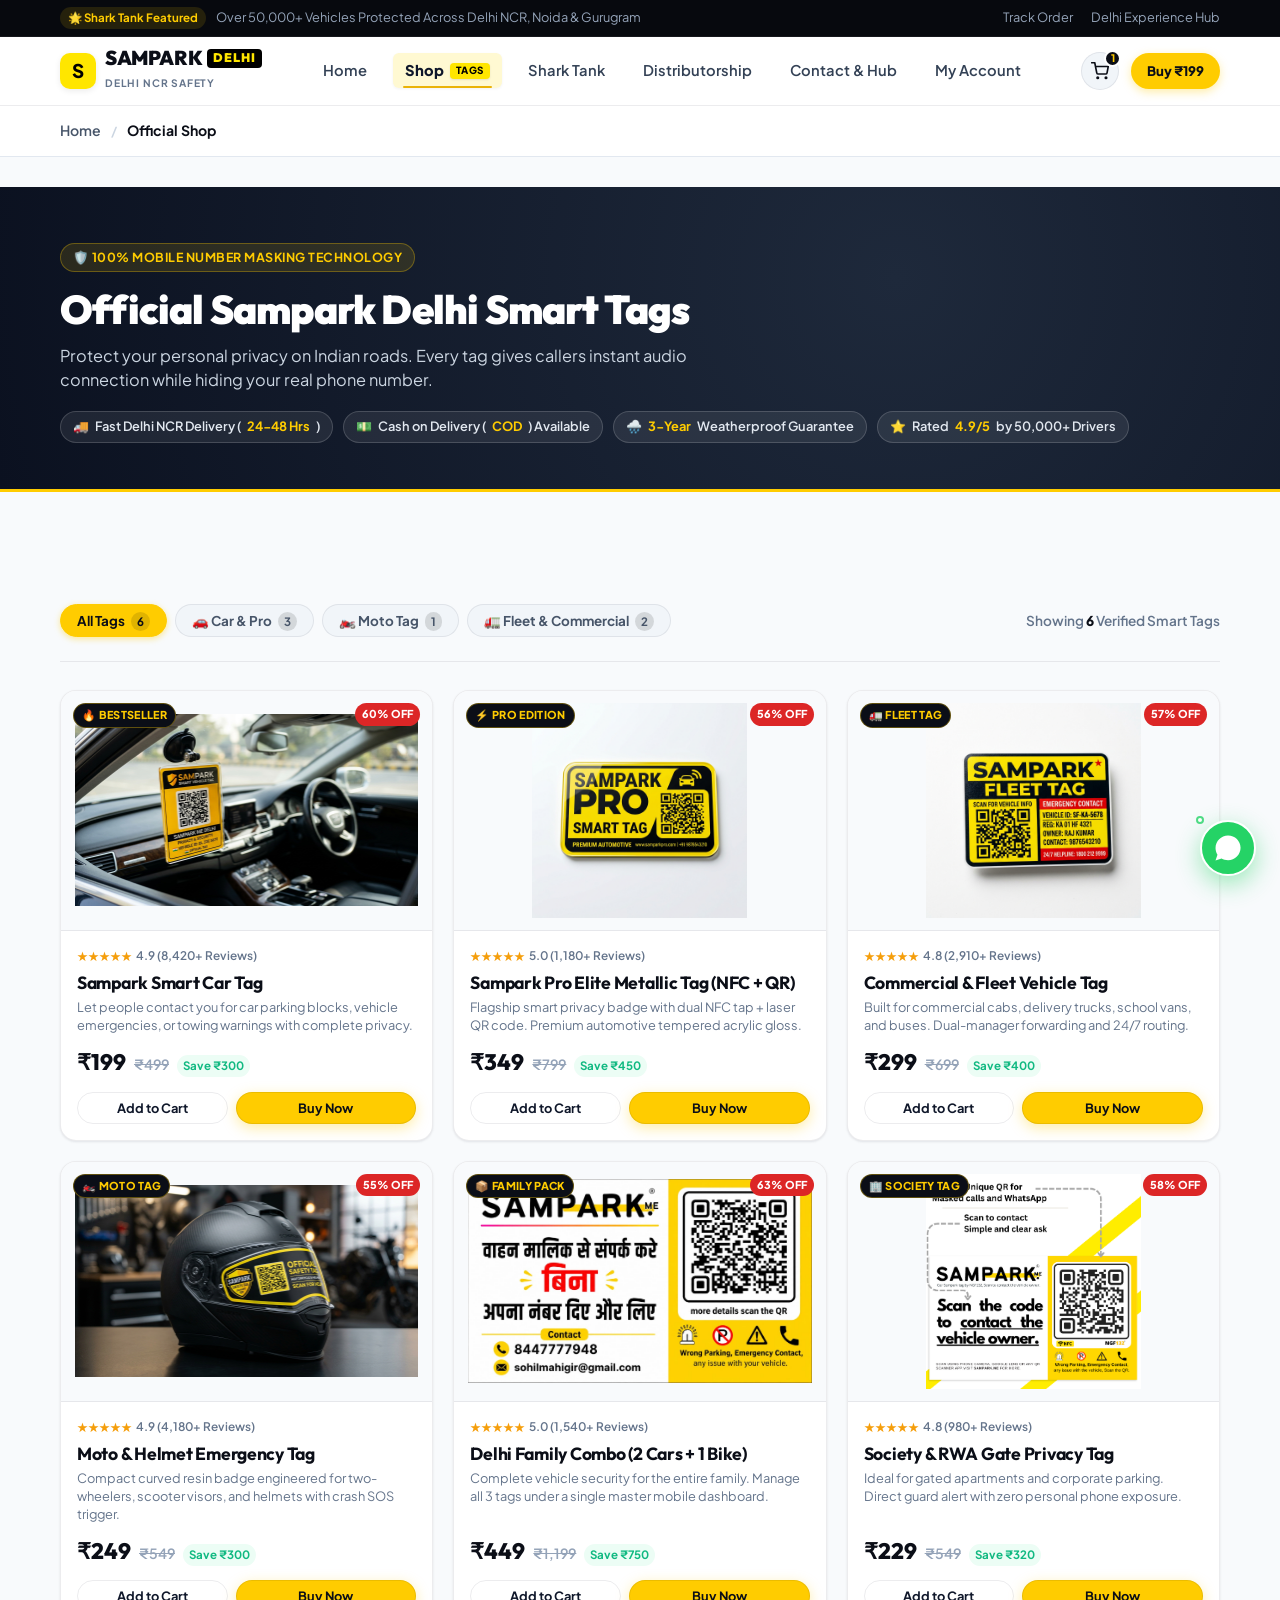
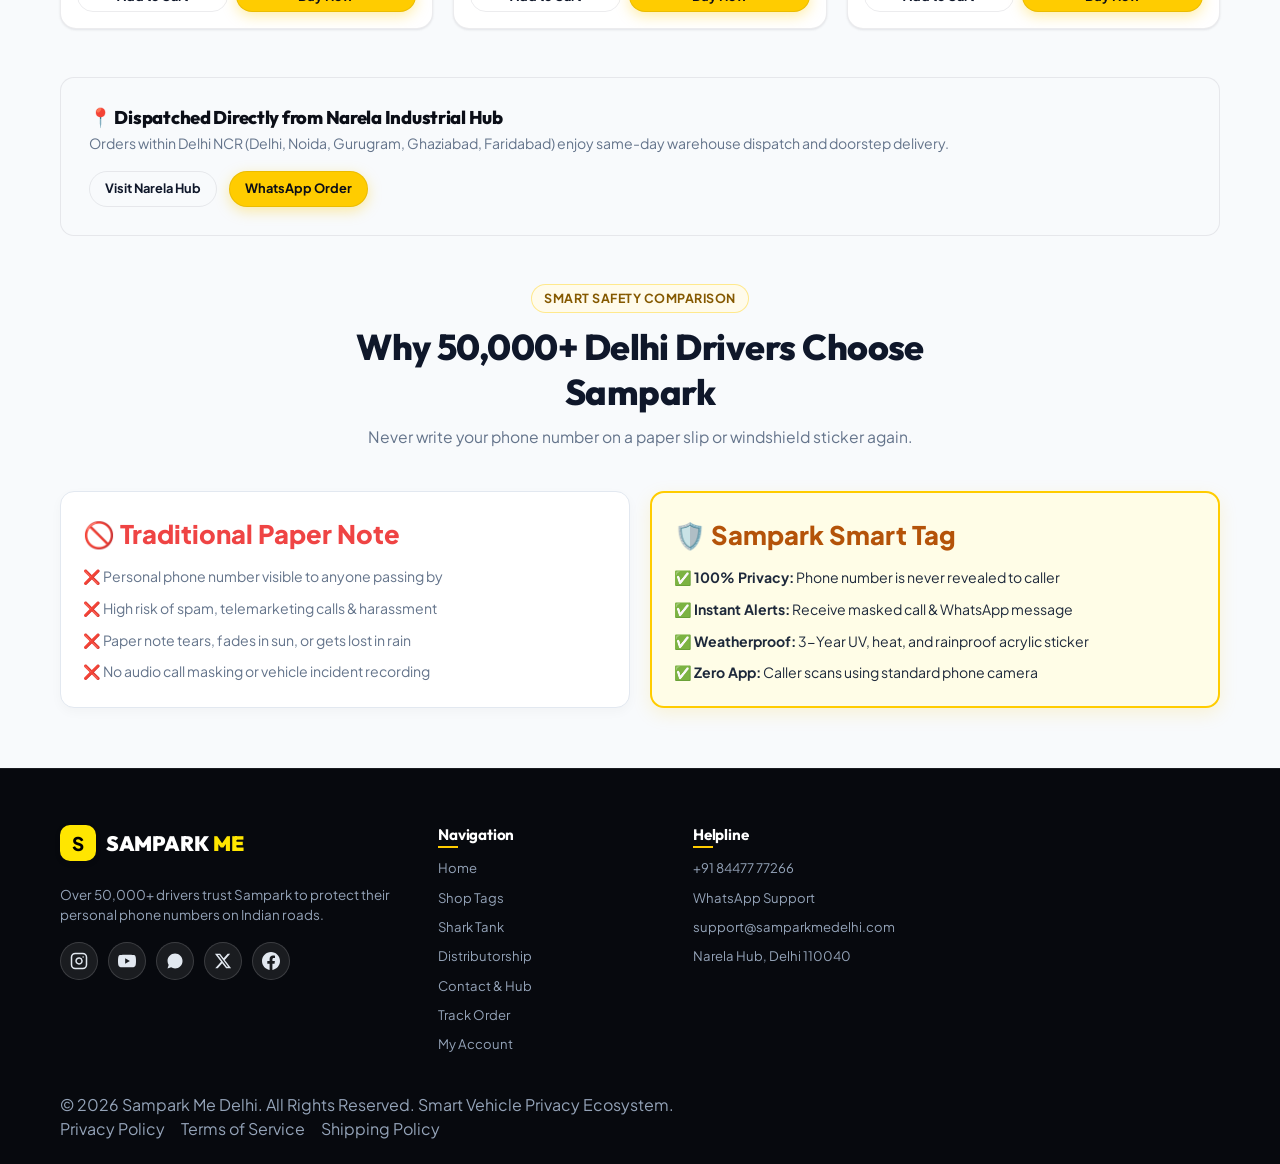
<file: products.html>
<!DOCTYPE html>
<html lang="en">
<head>
  <meta charset="UTF-8">
  <meta name="viewport" content="width=device-width, initial-scale=1.0">
  <title>Official Sampark Delhi Shop — Smart Vehicle Privacy QR Tags</title>
  <meta name="description" content="Shop official Sampark Smart Vehicle QR Tags in Delhi NCR. 100% masked private calling, zero app required, weather-resistant acrylic stickers. Starting ₹199 with Free Delivery.">
  <link rel="stylesheet" href="assets/css/style.css">
  <style>
    /* Dedicated Shop Page Header & Filter Styles */
    .shop-hero {
      background: radial-gradient(circle at 70% 30%, #1E293B 0%, #0B1120 100%);
      color: #FFFFFF !important;
      padding: 44px 0 36px;
      border-bottom: 3px solid var(--primary);
    }
    .shop-hero h1 {
      color: #FFFFFF !important;
      font-size: clamp(1.8rem, 3.2vw, 2.5rem);
      font-weight: 900;
      letter-spacing: -0.02em;
      margin-bottom: 10px;
    }
    .shop-hero p {
      color: #CBD5E1 !important;
      font-size: 1.02rem;
      max-width: 650px;
      line-height: 1.5;
    }
    .shop-trust-pills {
      display: flex;
      flex-wrap: wrap;
      gap: 10px;
      margin-top: 18px;
    }
    .shop-trust-pill {
      background: rgba(255, 255, 255, 0.08);
      border: 1px solid rgba(255, 255, 255, 0.16);
      border-radius: var(--radius-pill);
      padding: 5px 12px;
      font-size: 0.8rem;
      font-weight: 600;
      color: #E2E8F0;
      display: inline-flex;
      align-items: center;
      gap: 6px;
    }
    .shop-trust-pill strong {
      color: var(--primary);
    }
    .shop-filter-bar {
      display: flex;
      align-items: center;
      justify-content: space-between;
      flex-wrap: wrap;
      gap: 14px;
      padding: 16px 0 24px;
      border-bottom: 1px solid var(--border-light);
      margin-bottom: 28px;
    }
    .filter-tabs {
      display: flex;
      flex-wrap: wrap;
      gap: 8px;
    }
    .filter-tab {
      background: var(--light-subtle);
      border: 1px solid var(--border-light);
      padding: 7px 16px;
      border-radius: var(--radius-pill);
      font-size: 0.84rem;
      font-weight: 700;
      color: #475569;
      cursor: pointer;
      transition: all 0.2s ease;
    }
    .filter-tab:hover {
      background: #E2E8F0;
      color: var(--dark-900);
    }
    .filter-tab.active {
      background: var(--primary);
      border-color: var(--primary);
      color: var(--dark-900);
      box-shadow: 0 2px 6px rgba(255, 204, 0, 0.4);
    }
    .filter-count-badge {
      background: rgba(0, 0, 0, 0.12);
      padding: 2px 6px;
      border-radius: 10px;
      font-size: 0.72rem;
      margin-left: 4px;
    }
    .delhi-ncr-banner {
      background: #F8FAFC;
      border: 1px solid var(--border-light);
      border-radius: 14px;
      padding: 24px;
      margin: 40px 0;
      display: flex;
      align-items: center;
      justify-content: space-between;
      flex-wrap: wrap;
      gap: 16px;
    }
    .delhi-ncr-info h3 {
      font-size: 1.15rem;
      font-weight: 800;
      margin-bottom: 4px;
      display: flex;
      align-items: center;
      gap: 8px;
      color: var(--dark-900);
    }
    .delhi-ncr-info p {
      color: #64748B;
      font-size: 0.88rem;
      margin: 0;
    }
  </style>
  <link rel="icon" href="data:image/svg+xml,<svg xmlns='http://www.w3.org/2000/svg' viewBox='0 0 24 24' fill='%23FFCC00'><path d='M12 2L2 7l10 5 10-5-10-5zM2 17l10 5 10-5M2 12l10 5 10-5'/></svg>">
</head>
<body>

  <!-- Top Announcement Bar -->
    <!-- Top Announcement Bar -->
  <div class="top-announcement">
    <div class="container">
      <div style="display:flex; align-items:center; gap:10px;">
        <span class="top-announcement-pill">🌟 Shark Tank Featured</span>
        <span>Over 50,000+ Vehicles Protected Across Delhi NCR, Noida & Gurugram</span>
      </div>
      <div class="top-announcement-right">
        <a href="track-order.html">Track Order</a>
        <a href="contact.html">Delhi Experience Hub</a>
      </div>
    </div>
  </div>

  <!-- Main Sticky Header (Calibrated for Perfect Mobile Display) -->
  <header class="site-header">
    <div class="container header-container">
      <a href="index.html" class="brand-logo" id="header-brand-logo">
        <div class="brand-logo-icon">S</div>
        <div class="brand-logo-text">
          <span class="brand-logo-name">SAMPARK<span class="logo-me-badge">DELHI</span></span>
          <span class="brand-logo-badge">Delhi NCR Safety</span>
        </div>
      </a>

      <!-- Desktop Navigation Menu -->
      <nav class="nav-menu">
        <a href="index.html" class="nav-link ">Home</a>
        <a href="shop.html" class="nav-link active">Shop <span class="nav-tag-badge">TAGS</span></a>
        <a href="shark-tank.html" class="nav-link ">Shark Tank</a>
        <a href="distributorship.html" class="nav-link ">Distributorship</a>
        <a href="contact.html" class="nav-link ">Contact & Hub</a>
        <a href="account.html" class="nav-link ">My Account</a>
      </nav>

      <!-- Action Buttons -->
      <div class="header-actions">
        <a href="cart.html" class="cart-icon-btn" aria-label="Shopping Cart">
          <svg width="18" height="18" viewBox="0 0 24 24" fill="none" stroke="currentColor" stroke-width="2.2" stroke-linecap="round" stroke-linejoin="round">
            <circle cx="9" cy="21" r="1"></circle>
            <circle cx="20" cy="21" r="1"></circle>
            <path d="M1 1h4l2.68 13.39a2 2 0 0 0 2 1.61h9.72a2 2 0 0 0 2-1.61L23 6H6"></path>
          </svg>
          <span class="cart-counter">0</span>
        </a>

        <a href="shop.html" class="header-cta-btn" id="header-cta-buy">
          <span>Buy ₹199</span>
        </a>

        <!-- Mobile Toggle Hamburger -->
        <button class="mobile-toggle" aria-label="Open Mobile Menu" id="mobile-menu-btn">
          <span></span>
          <span></span>
          <span></span>
        </button>
      </div>
    </div>
  </header>

  <!-- Mobile Drawer Overlay -->
  <div class="mobile-drawer" id="mobile-drawer">
    <div class="drawer-content">
      <div class="drawer-header">
        <div class="brand-logo">
          <div class="brand-logo-icon">S</div>
          <div class="brand-logo-text">
            <span class="brand-logo-name">SAMPARK<span class="logo-me-badge">DELHI</span></span>
            <span class="brand-logo-badge">Smart Auto Privacy</span>
          </div>
        </div>
        <button class="drawer-close">&times;</button>
      </div>

      <nav class="drawer-nav">
        <a href="index.html" class="">🏠 Home</a>
        <a href="shop.html" class="active">🏷️ Shop Smart Tags</a>
        <a href="shark-tank.html" class="">🦈 Shark Tank Pitch</a>
        <a href="distributorship.html" class="">🤝 Distributorship (B2B)</a>
        <a href="contact.html" class="">📍 Contact & Hub</a>
        <a href="track-order.html" class="">📦 Track Your Order</a>
        <a href="account.html" class="">👤 My Account & Tags</a>
      </nav>

      <div style="margin-top:auto; display:flex; flex-direction:column; gap:8px;">
        <a href="shop.html" class="btn btn-primary btn-block">Order Your Tag Now</a>
        <a href="login.html" class="btn btn-outline btn-block">Driver Login / Signup</a>
      </div>
    </div>
  </div>

  <!-- Breadcrumb -->
  <div class="breadcrumb-nav">
    <div class="container">
      <div class="breadcrumb-list">
        <a href="index.html">Home</a>
        <span class="breadcrumb-separator">/</span>
        <span style="color:var(--dark-900); font-weight:700;">Official Shop</span>
      </div>
    </div>
  </div>

  <!-- Shop Hero Section (High-Contrast White Text) -->
  <section class="shop-hero">
    <div class="container">
      <div class="section-tag dark" style="margin-bottom:12px;">
        <span>🛡️ 100% Mobile Number Masking Technology</span>
      </div>
      <h1>Official Sampark Delhi Smart Tags</h1>
      <p>Protect your personal privacy on Indian roads. Every tag gives callers instant audio connection while hiding your real phone number.</p>

      <div class="shop-trust-pills">
        <div class="shop-trust-pill"><span>🚚</span> Fast Delhi NCR Delivery (<strong>24-48 Hrs</strong>)</div>
        <div class="shop-trust-pill"><span>💵</span> Cash on Delivery (<strong>COD</strong>) Available</div>
        <div class="shop-trust-pill"><span>🌧️</span> <strong>3-Year</strong> Weatherproof Guarantee</div>
        <div class="shop-trust-pill"><span>⭐</span> Rated <strong>4.9/5</strong> by 50,000+ Drivers</div>
      </div>
    </div>
  </section>

  <!-- Products Main Content (Landing Page Card Style - Compact Height) -->
  <main class="products-section" style="padding: 30px 0 50px;">
    <div class="container">

            <!-- Category Filter Tabs -->
      <div class="shop-filter-bar">
        <div class="filter-tabs">
          <button class="filter-tab active" data-category="all">All Tags <span class="filter-count-badge">6</span></button>
          <button class="filter-tab" data-category="car">🚗 Car & Pro <span class="filter-count-badge">3</span></button>
          <button class="filter-tab" data-category="bike">🏍️ Moto Tag <span class="filter-count-badge">1</span></button>
          <button class="filter-tab" data-category="fleet">🚛 Fleet & Commercial <span class="filter-count-badge">2</span></button>
        </div>

        <div style="font-size:0.85rem; color:#64748B; font-weight:600;">
          Showing <span id="visible-count" style="color:var(--dark-900); font-weight:800;">6</span> Verified Smart Tags
        </div>
      </div>

      <!-- Products Grid (Landing Page Style Cards) -->
      <div class="products-grid" id="products-grid">

        <!-- Product 1: Car Sampark Tag -->
        <div class="product-card" data-category="car" id="card-car-tag">
          <span class="product-badge-float">🔥 Bestseller</span>
          <span class="product-badge-discount">60% OFF</span>
          <a href="product-single.html?id=car-tag" class="product-img-wrapper" title="View Product Details">
            <img src="assets/images/car-tag-hd.jpg" alt="Sampark Car Tag">
          </a>
          <div class="product-details">
            <div class="product-rating">
              <span class="rating-stars">★★★★★</span>
              <span class="rating-count">4.9 (8,420+ Reviews)</span>
            </div>
            <h3 class="product-title">
              <a href="product-single.html?id=car-tag">Sampark Smart Car Tag</a>
            </h3>
            <p class="product-snippet">
              Let people contact you for car parking blocks, vehicle emergencies, or towing warnings with complete privacy.
            </p>
            <div class="product-pricing-row">
              <span class="price-current">₹199</span>
              <span class="price-original">₹499</span>
              <span class="price-save">Save ₹300</span>
            </div>
            <div class="product-action-row">
              <button class="btn btn-outline btn-sm" data-add-cart
                data-id="car-tag"
                data-name="Sampark Smart Car Tag"
                data-price="199"
                data-original="499"
                data-image="assets/images/product-car.jpg">
                Add to Cart
              </button>
              <button class="btn btn-primary btn-sm" data-buy-now
                data-id="car-tag"
                data-name="Sampark Smart Car Tag"
                data-price="199"
                data-original="499"
                data-image="assets/images/product-car.jpg">
                Buy Now
              </button>
            </div>
          </div>
        </div>

        <!-- Product 2: NEW Sampark Pro Elite Tag (NFC + QR) -->
        <div class="product-card" data-category="car" id="card-pro-tag">
          <span class="product-badge-float">⚡ Pro Edition</span>
          <span class="product-badge-discount">56% OFF</span>
          <a href="product-single.html?id=pro-tag" class="product-img-wrapper" title="View Product Details">
            <img src="assets/images/product-pro-tag.jpg" alt="Sampark Pro Smart Tag">
          </a>
          <div class="product-details">
            <div class="product-rating">
              <span class="rating-stars">★★★★★</span>
              <span class="rating-count">5.0 (1,180+ Reviews)</span>
            </div>
            <h3 class="product-title">
              <a href="product-single.html?id=pro-tag">Sampark Pro Elite Metallic Tag (NFC + QR)</a>
            </h3>
            <p class="product-snippet">
              Flagship smart privacy badge with dual NFC tap + laser QR code. Premium automotive tempered acrylic gloss.
            </p>
            <div class="product-pricing-row">
              <span class="price-current">₹349</span>
              <span class="price-original">₹799</span>
              <span class="price-save">Save ₹450</span>
            </div>
            <div class="product-action-row">
              <button class="btn btn-outline btn-sm" data-add-cart
                data-id="pro-tag"
                data-name="Sampark Pro Elite Metallic Tag"
                data-price="349"
                data-original="799"
                data-image="assets/images/product-pro-tag.jpg">
                Add to Cart
              </button>
              <button class="btn btn-primary btn-sm" data-buy-now
                data-id="pro-tag"
                data-name="Sampark Pro Elite Metallic Tag"
                data-price="349"
                data-original="799"
                data-image="assets/images/product-pro-tag.jpg">
                Buy Now
              </button>
            </div>
          </div>
        </div>

        <!-- Product 3: Commercial & Fleet Tag -->
        <div class="product-card" data-category="fleet" id="card-fleet-tag">
          <span class="product-badge-float">🚛 Fleet Tag</span>
          <span class="product-badge-discount">57% OFF</span>
          <a href="product-single.html?id=fleet-tag" class="product-img-wrapper" title="View Product Details">
            <img src="assets/images/product-fleet.jpg" alt="Sampark Fleet Tag">
          </a>
          <div class="product-details">
            <div class="product-rating">
              <span class="rating-stars">★★★★★</span>
              <span class="rating-count">4.8 (2,910+ Reviews)</span>
            </div>
            <h3 class="product-title">
              <a href="product-single.html?id=fleet-tag">Commercial & Fleet Vehicle Tag</a>
            </h3>
            <p class="product-snippet">
              Built for commercial cabs, delivery trucks, school vans, and buses. Dual-manager forwarding and 24/7 routing.
            </p>
            <div class="product-pricing-row">
              <span class="price-current">₹299</span>
              <span class="price-original">₹699</span>
              <span class="price-save">Save ₹400</span>
            </div>
            <div class="product-action-row">
              <button class="btn btn-outline btn-sm" data-add-cart
                data-id="fleet-tag"
                data-name="Commercial & Fleet Vehicle Tag"
                data-price="299"
                data-original="699"
                data-image="assets/images/product-fleet.jpg">
                Add to Cart
              </button>
              <button class="btn btn-primary btn-sm" data-buy-now
                data-id="fleet-tag"
                data-name="Commercial & Fleet Vehicle Tag"
                data-price="299"
                data-original="699"
                data-image="assets/images/product-fleet.jpg">
                Buy Now
              </button>
            </div>
          </div>
        </div>

        <!-- Product 4: Moto & Helmet Tag -->
        <div class="product-card" data-category="bike" id="card-bike-tag">
          <span class="product-badge-float">🏍️ Moto Tag</span>
          <span class="product-badge-discount">55% OFF</span>
          <a href="product-single.html?id=bike-tag" class="product-img-wrapper" title="View Product Details">
            <img src="assets/images/bike-tag-hd.jpg" alt="Sampark Moto Tag">
          </a>
          <div class="product-details">
            <div class="product-rating">
              <span class="rating-stars">★★★★★</span>
              <span class="rating-count">4.9 (4,180+ Reviews)</span>
            </div>
            <h3 class="product-title">
              <a href="product-single.html?id=bike-tag">Moto & Helmet Emergency Tag</a>
            </h3>
            <p class="product-snippet">
              Compact curved resin badge engineered for two-wheelers, scooter visors, and helmets with crash SOS trigger.
            </p>
            <div class="product-pricing-row">
              <span class="price-current">₹249</span>
              <span class="price-original">₹549</span>
              <span class="price-save">Save ₹300</span>
            </div>
            <div class="product-action-row">
              <button class="btn btn-outline btn-sm" data-add-cart
                data-id="bike-tag"
                data-name="Moto & Helmet Emergency Tag"
                data-price="249"
                data-original="549"
                data-image="assets/images/product-bike.jpg">
                Add to Cart
              </button>
              <button class="btn btn-primary btn-sm" data-buy-now
                data-id="bike-tag"
                data-name="Moto & Helmet Emergency Tag"
                data-price="249"
                data-original="549"
                data-image="assets/images/product-bike.jpg">
                Buy Now
              </button>
            </div>
          </div>
        </div>

        <!-- Product 5: Delhi Family Value Pack -->
        <div class="product-card" data-category="car" id="card-combo-tag">
          <span class="product-badge-float">📦 Family Pack</span>
          <span class="product-badge-discount">63% OFF</span>
          <a href="product-single.html?id=combo-pack" class="product-img-wrapper" title="View Product Details">
            <img src="assets/images/ref-product-gallery.png" alt="Sampark Family Pack">
          </a>
          <div class="product-details">
            <div class="product-rating">
              <span class="rating-stars">★★★★★</span>
              <span class="rating-count">5.0 (1,540+ Reviews)</span>
            </div>
            <h3 class="product-title">
              <a href="product-single.html?id=combo-pack">Delhi Family Combo (2 Cars + 1 Bike)</a>
            </h3>
            <p class="product-snippet">
              Complete vehicle security for the entire family. Manage all 3 tags under a single master mobile dashboard.
            </p>
            <div class="product-pricing-row">
              <span class="price-current">₹449</span>
              <span class="price-original">₹1,199</span>
              <span class="price-save">Save ₹750</span>
            </div>
            <div class="product-action-row">
              <button class="btn btn-outline btn-sm" data-add-cart
                data-id="combo-pack"
                data-name="Delhi Family Combo Pack (2 Cars + 1 Bike)"
                data-price="449"
                data-original="1199"
                data-image="assets/images/ref-product-gallery.png">
                Add to Cart
              </button>
              <button class="btn btn-primary btn-sm" data-buy-now
                data-id="combo-pack"
                data-name="Delhi Family Combo Pack (2 Cars + 1 Bike)"
                data-price="449"
                data-original="1199"
                data-image="assets/images/ref-product-gallery.png">
                Buy Now
              </button>
            </div>
          </div>
        </div>

        <!-- Product 6: Society & Residential Gate Tag -->
        <div class="product-card" data-category="fleet" id="card-society-tag">
          <span class="product-badge-float">🏢 Society Tag</span>
          <span class="product-badge-discount">58% OFF</span>
          <a href="product-single.html?id=society-tag" class="product-img-wrapper" title="View Product Details">
            <img src="assets/images/ref-car-pack-1.png" alt="Sampark Society Tag">
          </a>
          <div class="product-details">
            <div class="product-rating">
              <span class="rating-stars">★★★★★</span>
              <span class="rating-count">4.8 (980+ Reviews)</span>
            </div>
            <h3 class="product-title">
              <a href="product-single.html?id=society-tag">Society & RWA Gate Privacy Tag</a>
            </h3>
            <p class="product-snippet">
              Ideal for gated apartments and corporate parking. Direct guard alert with zero personal phone exposure.
            </p>
            <div class="product-pricing-row">
              <span class="price-current">₹229</span>
              <span class="price-original">₹549</span>
              <span class="price-save">Save ₹320</span>
            </div>
            <div class="product-action-row">
              <button class="btn btn-outline btn-sm" data-add-cart
                data-id="society-tag"
                data-name="Society & RWA Gate Privacy Tag"
                data-price="229"
                data-original="549"
                data-image="assets/images/ref-car-pack-1.png">
                Add to Cart
              </button>
              <button class="btn btn-primary btn-sm" data-buy-now
                data-id="society-tag"
                data-name="Society & RWA Gate Privacy Tag"
                data-price="229"
                data-original="549"
                data-image="assets/images/ref-car-pack-1.png">
                Buy Now
              </button>
            </div>
          </div>
        </div>

      </div>

      <!-- Delhi NCR Fast Dispatch Banner -->
      <div class="delhi-ncr-banner">
        <div class="delhi-ncr-info">
          <h3>📍 Dispatched Directly from Narela Industrial Hub</h3>
          <p>Orders within Delhi NCR (Delhi, Noida, Gurugram, Ghaziabad, Faridabad) enjoy same-day warehouse dispatch and doorstep delivery.</p>
        </div>
        <div style="display:flex; gap:12px; align-items:center;">
          <a href="contact.html" class="btn btn-outline btn-sm">Visit Narela Hub</a>
          <a href="https://wa.me/918447777266?text=Hi%20Sampark%20Delhi%2C%20I%20want%20to%20order%20smart%20tags" target="_blank" rel="noopener" class="btn btn-primary btn-sm">WhatsApp Order</a>
        </div>
      </div>

      <!-- Comparison Section: Sampark vs Paper Note -->
      <div style="margin-top:30px;">
        <div class="section-header" style="text-align:center; margin-bottom:24px;">
          <div class="section-tag">Smart Safety Comparison</div>
          <h2>Why 50,000+ Delhi Drivers Choose Sampark</h2>
          <p>Never write your phone number on a paper slip or windshield sticker again.</p>
        </div>

        <div style="display:grid; grid-template-columns: repeat(auto-fit, minmax(280px, 1fr)); gap:20px;">
          <div style="background:#FFFFFF; border:1px solid #E2E8F0; border-radius:14px; padding:22px; box-shadow: 0 4px 12px rgba(0,0,0,0.03);">
            <div style="font-size:1.6rem; font-weight:800; margin-bottom:12px; color:#EF4444;">🚫 Traditional Paper Note</div>
            <ul style="list-style:none; padding:0; margin:0; display:flex; flex-direction:column; gap:10px; font-size:0.88rem; color:#64748B;">
              <li>❌ Personal phone number visible to anyone passing by</li>
              <li>❌ High risk of spam, telemarketing calls & harassment</li>
              <li>❌ Paper note tears, fades in sun, or gets lost in rain</li>
              <li>❌ No audio call masking or vehicle incident recording</li>
            </ul>
          </div>

          <div style="background:#FFFDE7; border:2px solid #FFCC00; border-radius:14px; padding:22px; box-shadow: 0 6px 18px rgba(255, 204, 0, 0.15);">
            <div style="font-size:1.6rem; font-weight:800; margin-bottom:12px; color:#B45309;">🛡️ Sampark Smart Tag</div>
            <ul style="list-style:none; padding:0; margin:0; display:flex; flex-direction:column; gap:10px; font-size:0.88rem; color:#1E293B;">
              <li>✅ <strong>100% Privacy:</strong> Phone number is never revealed to caller</li>
              <li>✅ <strong>Instant Alerts:</strong> Receive masked call & WhatsApp message</li>
              <li>✅ <strong>Weatherproof:</strong> 3-Year UV, heat, and rainproof acrylic sticker</li>
              <li>✅ <strong>Zero App:</strong> Caller scans using standard phone camera</li>
            </ul>
          </div>
        </div>
      </div>

    </div>
  </main>

  <!-- Footer -->
  <footer class="site-footer">
    <div class="container">
      <div class="footer-top-grid">
        <div class="footer-brand">
          <a href="index.html" class="brand-logo" style="margin-bottom: 12px;">
            <div class="brand-logo-icon">S</div>
            <div class="brand-logo-text"><span class="brand-logo-name" style="color: #FFFFFF;">SAMPARK<span style="color:var(--primary);">ME</span></span></div>
          </a>
          <p>Over 50,000+ drivers trust Sampark to protect their personal phone numbers on Indian roads.</p>
          <div class="footer-social-links" style="margin-top:14px;">
            <a href="https://instagram.com" target="_blank" rel="noopener" class="social-btn instagram" aria-label="Instagram">
              <svg viewBox="0 0 24 24" fill="none" stroke="currentColor" stroke-width="2" stroke-linecap="round" stroke-linejoin="round"><rect x="2" y="2" width="20" height="20" rx="5" ry="5"></rect><path d="M16 11.37A4 4 0 1 1 12.63 8 4 4 0 0 1 16 11.37z"></path><line x1="17.5" y1="6.5" x2="17.51" y2="6.5"></line></svg>
            </a>
            <a href="https://youtube.com" target="_blank" rel="noopener" class="social-btn youtube" aria-label="YouTube">
              <svg viewBox="0 0 24 24" fill="currentColor"><path d="M23.498 6.186a3.016 3.016 0 0 0-2.122-2.136C19.505 3.545 12 3.545 12 3.545s-7.505 0-9.377.505A3.017 3.017 0 0 0 .502 6.186C0 8.07 0 12 0 12s0 3.93.502 5.814a3.016 3.016 0 0 0 2.122 2.136c1.871.505 9.376.505 9.376.505s7.505 0 9.377-.505a3.015 3.015 0 0 0 2.122-2.136C24 15.93 24 12 24 12s0-3.93-.502-5.814zM9.545 15.568V8.432L15.818 12l-6.273 3.568z"/></svg>
            </a>
            <a href="https://wa.me/918447777266" target="_blank" rel="noopener" class="social-btn whatsapp" aria-label="WhatsApp">
              <svg viewBox="0 0 24 24" fill="currentColor"><path d="M17.472 14.382c-.301-.15-1.78-.879-2.056-.98-.275-.1-.475-.15-.675.15-.199.3-.774.98-.949 1.18-.175.2-.349.225-.65.075-.301-.15-1.272-.469-2.423-1.496-.895-.798-1.5-1.784-1.675-2.084-.175-.3-.019-.462.131-.611.136-.134.301-.35.451-.525.15-.175.2-.3.3-.5.1-.2.05-.375-.025-.525-.075-.15-.675-1.628-.925-2.228-.243-.585-.49-.505-.675-.515-.175-.01-.375-.01-.575-.01s-.525.075-.8.375c-.275.3-1.05 1.025-1.05 2.5s1.075 2.899 1.225 3.1c.15.2 2.115 3.23 5.124 4.53.716.31 1.275.495 1.71.634.719.229 1.373.197 1.89.12.576-.086 1.78-.727 2.03-1.428.25-.7.25-1.302.175-1.428-.075-.126-.275-.201-.576-.351zM12.04 2C6.516 2 2.028 6.488 2.028 12.012c0 1.954.56 3.784 1.536 5.334L2 22l4.81-1.523c1.488.887 3.226 1.385 5.23 1.385 5.524 0 10.012-4.488 10.012-10.012S17.564 2 12.04 2z"/></svg>
            </a>
            <a href="https://twitter.com" target="_blank" rel="noopener" class="social-btn twitter" aria-label="X (Twitter)">
              <svg viewBox="0 0 24 24" fill="currentColor"><path d="M18.244 2.25h3.308l-7.227 8.26 8.502 11.24H16.17l-5.214-6.817L4.99 21.75H1.68l7.73-8.835L1.254 2.25H8.08l4.713 6.231zm-1.161 17.52h1.833L7.084 4.126H5.117z"/></svg>
            </a>
            <a href="https://facebook.com" target="_blank" rel="noopener" class="social-btn facebook" aria-label="Facebook">
              <svg viewBox="0 0 24 24" fill="currentColor"><path d="M24 12.073c0-6.627-5.373-12-12-12s-12 5.373-12 12c0 5.99 4.388 10.954 10.125 11.854v-8.385H7.078v-3.47h3.047V9.43c0-3.007 1.792-4.669 4.533-4.669 1.312 0 2.686.235 2.686.235v2.953H15.83c-1.491 0-1.956.925-1.956 1.874v2.25h3.328l-.532 3.47h-2.796v8.385C19.612 23.027 24 18.062 24 12.073z"/></svg>
            </a>
          </div>
        </div>
        <div class="footer-col">
          <h4>Navigation</h4>
          <div class="footer-links-list">
            <a href="index.html">Home</a>
            <a href="shop.html">Shop Tags</a>
            <a href="shark-tank.html">Shark Tank</a>
            <a href="distributorship.html">Distributorship</a>
            <a href="contact.html">Contact & Hub</a>
            <a href="track-order.html">Track Order</a>
            <a href="account.html">My Account</a>
          </div>
        </div>
        <div class="footer-col">
          <h4>Helpline</h4>
          <div class="footer-links-list">
            <a href="tel:+918447777266">+91 84477 77266</a>
            <a href="https://wa.me/918447777266">WhatsApp Support</a>
            <a href="mailto:support@samparkmedelhi.com">support@samparkmedelhi.com</a>
            <a href="contact.html">Narela Hub, Delhi 110040</a>
          </div>
        </div>
      </div>
      <div class="footer-bottom">
        <p>&copy; 2026 Sampark Me Delhi. All Rights Reserved. Smart Vehicle Privacy Ecosystem.</p>
        <div style="display:flex; gap:16px;">
          <a href="#">Privacy Policy</a>
          <a href="#">Terms of Service</a>
          <a href="#">Shipping Policy</a>
        </div>
      </div>
    </div>
  </footer>

    <!-- Fixed Floating Chat on WhatsApp Widget (Pure Icon) -->
  <a href="https://wa.me/918447777266?text=Hello%20Sampark%20Delhi%2C%20I%20have%20a%20question%20about%20smart%20vehicle%20tags."
     target="_blank" rel="noopener noreferrer" class="floating-whatsapp" id="floating-whatsapp-btn" aria-label="Chat on WhatsApp">
    <svg viewBox="0 0 24 24"><path d="M12.04 2C6.516 2 2.028 6.488 2.028 12.012c0 1.954.56 3.784 1.536 5.334L2 22l4.81-1.523c1.488.887 3.226 1.385 5.23 1.385 5.524 0 10.012-4.488 10.012-10.012S17.564 2 12.04 2zm5.432 12.382c-.301-.15-1.78-.879-2.056-.98-.275-.1-.475-.15-.675.15-.199.3-.774.98-.949 1.18-.175.2-.349.225-.65.075-.301-.15-1.272-.469-2.423-1.496-.895-.798-1.5-1.784-1.675-2.084-.175-.3-.019-.462.131-.611.136-.134.301-.35.451-.525.15-.175.2-.3.3-.5.1-.2.05-.375-.025-.525-.075-.15-.675-1.628-.925-2.228-.243-.585-.49-.505-.675-.515-.175-.01-.375-.01-.575-.01s-.525.075-.8.375c-.275.3-1.05 1.025-1.05 2.5s1.075 2.899 1.225 3.1c.15.2 2.115 3.23 5.124 4.53.716.31 1.275.495 1.71.634.719.229 1.373.197 1.89.12.576-.086 1.78-.727 2.03-1.428.25-.7.25-1.302.175-1.428-.075-.126-.275-.201-.576-.351z"/></svg>
    <span class="whatsapp-pulse"></span>
  </a>

  <script src="assets/js/main.js"></script>
  <script>
    // Category Filtering
    document.querySelectorAll('.filter-tab').forEach(tab => {
      tab.addEventListener('click', function() {
        document.querySelectorAll('.filter-tab').forEach(t => t.classList.remove('active'));
        this.classList.add('active');
        const cat = this.getAttribute('data-category');
        let count = 0;
        document.querySelectorAll('.product-card').forEach(card => {
          if (cat === 'all' || card.getAttribute('data-category') === cat) {
            card.style.display = 'flex';
            count++;
          } else {
            card.style.display = 'none';
          }
        });
        document.getElementById('visible-count').textContent = count;
      });
    });
  </script>
</body>
</html>
</file>
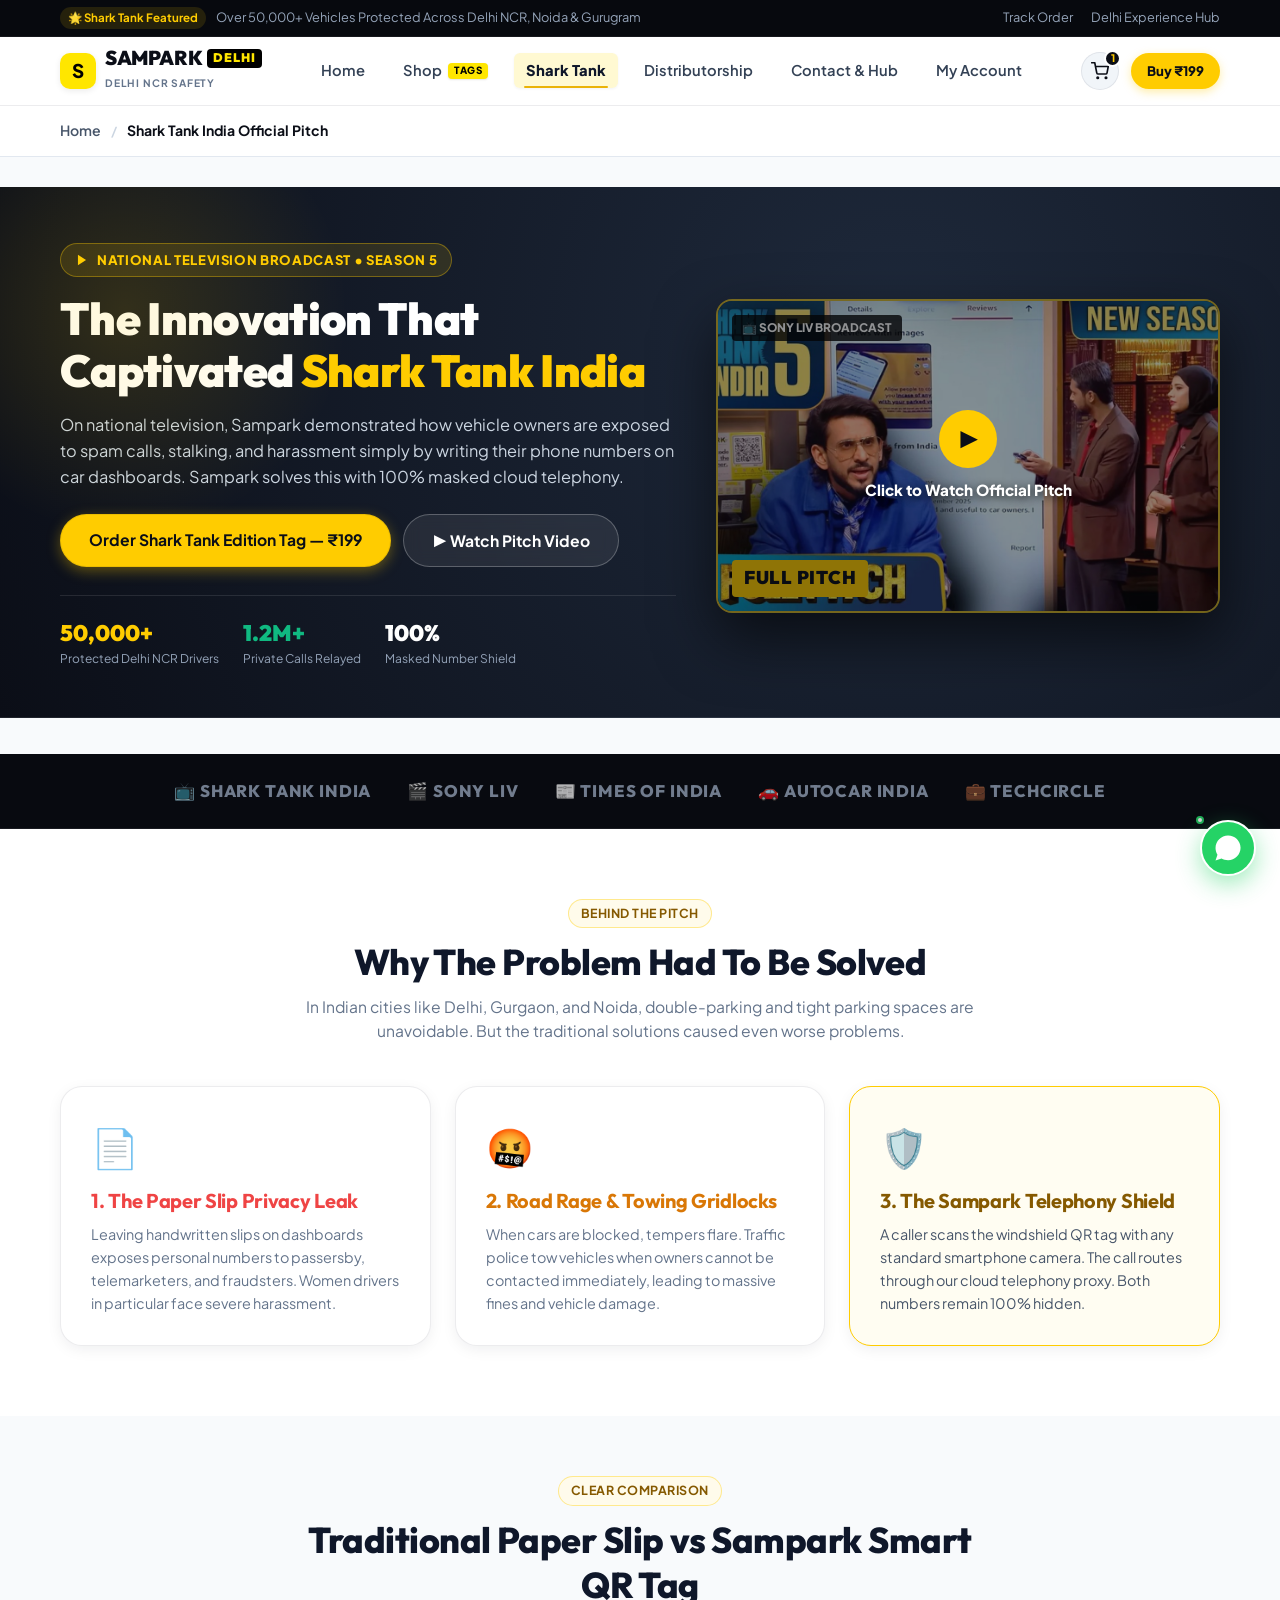
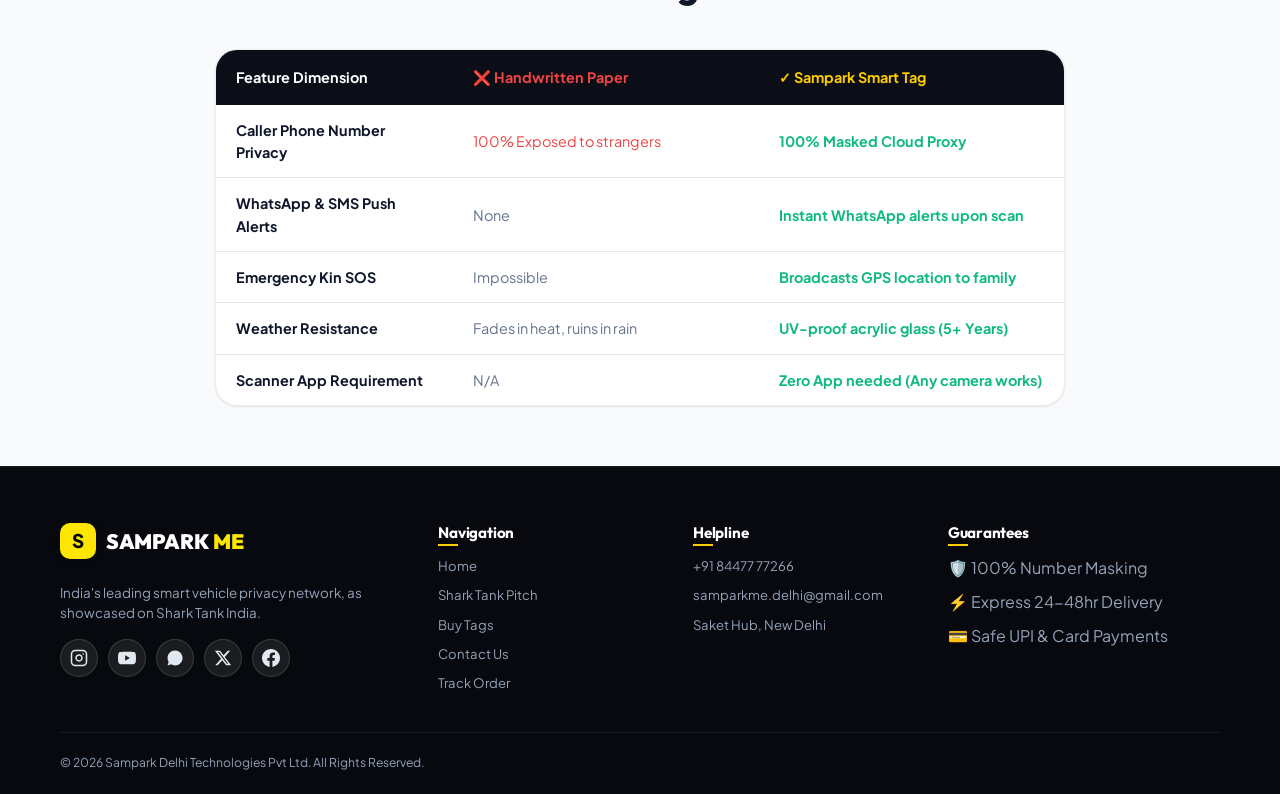
<file: shark-tank.html>
<!DOCTYPE html>
<html lang="en">
<head>
  <meta charset="UTF-8">
  <meta name="viewport" content="width=device-width, initial-scale=1.0">
  <title>As Seen On Shark Tank India Season 5 | Sampark Smart Vehicle Privacy</title>
  <meta name="description" content="Discover Sampark on Shark Tank India Season 5. Learn how our smart QR vehicle tags protect personal phone numbers on parked cars across Delhi NCR with 100% masked calling.">
  <link rel="preconnect" href="https://fonts.googleapis.com">
  <link rel="preconnect" href="https://fonts.gstatic.com" crossorigin>
  <link href="https://fonts.googleapis.com/css2?family=Outfit:wght@400;500;600;700;800;900&family=Plus+Jakarta+Sans:wght@400;500;600;700;800&family=JetBrains+Mono:wght@600;700&display=swap" rel="stylesheet">
  <link rel="stylesheet" href="assets/css/style.css">
  <style>
    .shark-hero-header {
      background: radial-gradient(circle at 70% 30%, #1E293B 0%, #0B0E17 100%);
      padding: 70px 0 60px 0;
      color: #FFFFFF;
      position: relative;
      overflow: hidden;
      border-bottom: 1px solid rgba(255, 255, 255, 0.08);
    }
    .shark-hero-header::before {
      content: '';
      position: absolute;
      top: -100px;
      left: -100px;
      width: 450px;
      height: 450px;
      background: radial-gradient(circle, rgba(255, 204, 0, 0.15) 0%, transparent 70%);
      pointer-events: none;
    }
    .shark-hero-grid {
      display: grid;
      grid-template-columns: 1.1fr 0.9fr;
      gap: 40px;
      align-items: center;
    }
    .shark-tv-badge {
      display: inline-flex;
      align-items: center;
      gap: 8px;
      background: rgba(255, 204, 0, 0.12);
      border: 1px solid rgba(255, 204, 0, 0.35);
      color: var(--primary);
      padding: 6px 14px;
      border-radius: var(--radius-pill);
      font-size: 0.82rem;
      font-weight: 800;
      letter-spacing: 0.05em;
      text-transform: uppercase;
      margin-bottom: 16px;
    }
    .shark-card-highlight {
      background: #FFFFFF;
      border: 1px solid var(--border-light);
      border-radius: var(--radius-xl);
      padding: 30px;
      box-shadow: var(--shadow-md);
      transition: all 0.3s ease;
    }
    .shark-card-highlight:hover {
      transform: translateY(-5px);
      box-shadow: var(--shadow-xl);
    }
    .media-badge-bar {
      display: flex;
      align-items: center;
      justify-content: center;
      gap: 36px;
      flex-wrap: wrap;
      padding: 24px 0;
      background: #080A10;
      border-bottom: 1px solid rgba(255, 255, 255, 0.07);
    }
    .media-badge-item {
      color: #94A3B8;
      font-family: var(--font-heading);
      font-weight: 800;
      font-size: 1.05rem;
      letter-spacing: 0.05em;
      opacity: 0.75;
      transition: opacity 0.2s;
    }
    .media-badge-item:hover {
      opacity: 1;
      color: var(--primary);
    }
    @media (max-width: 900px) {
      .shark-hero-grid {
        grid-template-columns: 1fr;
        text-align: center;
      }
      .shark-hero-header {
        padding: 40px 0;
      }
      .media-badge-bar {
        gap: 20px;
      }
    }
  </style>
  <link rel="icon" href="data:image/svg+xml,<svg xmlns='http://www.w3.org/2000/svg' viewBox='0 0 24 24' fill='%23FFCC00'><path d='M12 2L2 7l10 5 10-5-10-5zM2 17l10 5 10-5M2 12l10 5 10-5'/></svg>">
</head>
<body>

  <!-- Top Announcement Bar -->
    <!-- Top Announcement Bar -->
  <div class="top-announcement">
    <div class="container">
      <div style="display:flex; align-items:center; gap:10px;">
        <span class="top-announcement-pill">🌟 Shark Tank Featured</span>
        <span>Over 50,000+ Vehicles Protected Across Delhi NCR, Noida & Gurugram</span>
      </div>
      <div class="top-announcement-right">
        <a href="track-order.html">Track Order</a>
        <a href="contact.html">Delhi Experience Hub</a>
      </div>
    </div>
  </div>

  <!-- Main Sticky Header (Calibrated for Perfect Mobile Display) -->
  <header class="site-header">
    <div class="container header-container">
      <a href="index.html" class="brand-logo" id="header-brand-logo">
        <div class="brand-logo-icon">S</div>
        <div class="brand-logo-text">
          <span class="brand-logo-name">SAMPARK<span class="logo-me-badge">DELHI</span></span>
          <span class="brand-logo-badge">Delhi NCR Safety</span>
        </div>
      </a>

      <!-- Desktop Navigation Menu -->
      <nav class="nav-menu">
        <a href="index.html" class="nav-link ">Home</a>
        <a href="shop.html" class="nav-link ">Shop <span class="nav-tag-badge">TAGS</span></a>
        <a href="shark-tank.html" class="nav-link active">Shark Tank</a>
        <a href="distributorship.html" class="nav-link ">Distributorship</a>
        <a href="contact.html" class="nav-link ">Contact & Hub</a>
        <a href="account.html" class="nav-link ">My Account</a>
      </nav>

      <!-- Action Buttons -->
      <div class="header-actions">
        <a href="cart.html" class="cart-icon-btn" aria-label="Shopping Cart">
          <svg width="18" height="18" viewBox="0 0 24 24" fill="none" stroke="currentColor" stroke-width="2.2" stroke-linecap="round" stroke-linejoin="round">
            <circle cx="9" cy="21" r="1"></circle>
            <circle cx="20" cy="21" r="1"></circle>
            <path d="M1 1h4l2.68 13.39a2 2 0 0 0 2 1.61h9.72a2 2 0 0 0 2-1.61L23 6H6"></path>
          </svg>
          <span class="cart-counter">0</span>
        </a>

        <a href="shop.html" class="header-cta-btn" id="header-cta-buy">
          <span>Buy ₹199</span>
        </a>

        <!-- Mobile Toggle Hamburger -->
        <button class="mobile-toggle" aria-label="Open Mobile Menu" id="mobile-menu-btn">
          <span></span>
          <span></span>
          <span></span>
        </button>
      </div>
    </div>
  </header>

  <!-- Mobile Drawer Overlay -->
  <div class="mobile-drawer" id="mobile-drawer">
    <div class="drawer-content">
      <div class="drawer-header">
        <div class="brand-logo">
          <div class="brand-logo-icon">S</div>
          <div class="brand-logo-text">
            <span class="brand-logo-name">SAMPARK<span class="logo-me-badge">DELHI</span></span>
            <span class="brand-logo-badge">Smart Auto Privacy</span>
          </div>
        </div>
        <button class="drawer-close">&times;</button>
      </div>

      <nav class="drawer-nav">
        <a href="index.html" class="">🏠 Home</a>
        <a href="shop.html" class="">🏷️ Shop Smart Tags</a>
        <a href="shark-tank.html" class="active">🦈 Shark Tank Pitch</a>
        <a href="distributorship.html" class="">🤝 Distributorship (B2B)</a>
        <a href="contact.html" class="">📍 Contact & Hub</a>
        <a href="track-order.html" class="">📦 Track Your Order</a>
        <a href="account.html" class="">👤 My Account & Tags</a>
      </nav>

      <div style="margin-top:auto; display:flex; flex-direction:column; gap:8px;">
        <a href="shop.html" class="btn btn-primary btn-block">Order Your Tag Now</a>
        <a href="login.html" class="btn btn-outline btn-block">Driver Login / Signup</a>
      </div>
    </div>
  </div>

  <!-- Breadcrumb -->
  <div class="breadcrumb-nav">
    <div class="container">
      <div class="breadcrumb-list">
        <a href="index.html">Home</a>
        <span class="breadcrumb-separator">/</span>
        <span style="color:var(--dark-900); font-weight:700;">Shark Tank India Official Pitch</span>
      </div>
    </div>
  </div>

  <!-- Shark Tank Hero Header -->
  <section class="shark-hero-header">
    <div class="container">
      <div class="shark-hero-grid">
        <div>
          <div class="shark-tv-badge">
            <svg width="14" height="14" viewBox="0 0 24 24" fill="currentColor"><polygon points="5 3 19 12 5 21 5 3"></polygon></svg>
            National Television Broadcast • Season 5
          </div>
          <h1 style="font-size:clamp(2rem, 3.5vw, 3.1rem); font-weight:900; line-height:1.15; margin-bottom:16px; color:#FFFFFF;">
            The Innovation That Captivated <span style="color:var(--primary);">Shark Tank India</span>
          </h1>
          <p style="font-size:1.02rem; color:#CBD5E1; line-height:1.6; margin-bottom:24px;">
            On national television, Sampark demonstrated how vehicle owners are exposed to spam calls, stalking, and harassment simply by writing their phone numbers on car dashboards. Sampark solves this with 100% masked cloud telephony.
          </p>

          <div style="display:flex; gap:12px; flex-wrap:wrap; margin-bottom:28px;">
            <a href="shop.html" class="btn btn-primary btn-lg">Order Shark Tank Edition Tag — ₹199</a>
            <button class="btn btn-outline-white btn-lg" data-video-modal data-title="Watch Full Shark Tank Pitch">
              ▶ Watch Pitch Video
            </button>
          </div>

          <div style="display:flex; gap:24px; border-top:1px solid rgba(255,255,255,0.1); padding-top:20px; flex-wrap:wrap;">
            <div>
              <div style="font-size:1.4rem; font-weight:900; color:var(--primary); font-family:var(--font-heading);">50,000+</div>
              <div style="font-size:0.75rem; color:#94A3B8;">Protected Delhi NCR Drivers</div>
            </div>
            <div>
              <div style="font-size:1.4rem; font-weight:900; color:#10B981; font-family:var(--font-heading);">1.2M+</div>
              <div style="font-size:0.75rem; color:#94A3B8;">Private Calls Relayed</div>
            </div>
            <div>
              <div style="font-size:1.4rem; font-weight:900; color:#FFFFFF; font-family:var(--font-heading);">100%</div>
              <div style="font-size:0.75rem; color:#94A3B8;">Masked Number Shield</div>
            </div>
          </div>
        </div>

        <!-- Right Shark Tank Video Preview Card -->
        <div>
          <div class="shark-video-preview" data-video-modal data-title="Shark Tank India Official Pitch Video" style="box-shadow: 0 25px 60px rgba(0,0,0,0.6); border: 2px solid rgba(255,204,0,0.4);">
            <div style="position:relative;">
              <img src="assets/images/shark-tank-real.jpg" alt="Shark Tank Pitch Episode Real Photo" style="width:100%; border-radius:14px; display:block;">
              <div style="position:absolute; bottom:14px; left:14px; background:#FFCC00; color:#0B0E17; font-family:var(--font-heading); font-weight:900; font-size:1.15rem; padding:4px 12px; border-radius:4px; letter-spacing:0.04em;">
                FULL PITCH
              </div>
              <div style="position:absolute; top:14px; left:14px; background:rgba(0,0,0,0.8); color:#FFF; font-size:0.74rem; font-weight:800; padding:4px 10px; border-radius:4px;">
                📺 SONY LIV BROADCAST
              </div>
            </div>
            <div class="play-button-overlay">
              <div class="play-pulse-btn">▶</div>
              <span style="font-weight: 800; font-size: 0.95rem; color: #FFFFFF; text-shadow: 0 2px 8px rgba(0,0,0,0.8);">
                Click to Watch Official Pitch
              </span>
            </div>
          </div>
        </div>
      </div>
    </div>
  </section>

  <!-- Media Badge Bar -->
  <div class="media-badge-bar">
    <div class="media-badge-item">📺 SHARK TANK INDIA</div>
    <div class="media-badge-item">🎬 SONY LIV</div>
    <div class="media-badge-item">📰 TIMES OF INDIA</div>
    <div class="media-badge-item">🚗 AUTOCAR INDIA</div>
    <div class="media-badge-item">💼 TECHCIRCLE</div>
  </div>

  <!-- The Pitch Breakdown Section -->
  <section style="padding: 70px 0; background: #FFFFFF;">
    <div class="container">
      <div class="section-header">
        <div class="section-tag">Behind The Pitch</div>
        <h2>Why The Problem Had To Be Solved</h2>
        <p>In Indian cities like Delhi, Gurgaon, and Noida, double-parking and tight parking spaces are unavoidable. But the traditional solutions caused even worse problems.</p>
      </div>

      <div style="display:grid; grid-template-columns:repeat(auto-fit, minmax(300px, 1fr)); gap:24px;">
        <!-- Card 1 -->
        <div class="shark-card-highlight">
          <div style="font-size:2.4rem; margin-bottom:12px;">📄</div>
          <h3 style="font-size:1.25rem; margin-bottom:10px; color:#EF4444;">1. The Paper Slip Privacy Leak</h3>
          <p style="color:#64748B; font-size:0.9rem; line-height:1.6;">
            Leaving handwritten slips on dashboards exposes personal numbers to passersby, telemarketers, and fraudsters. Women drivers in particular face severe harassment.
          </p>
        </div>

        <!-- Card 2 -->
        <div class="shark-card-highlight">
          <div style="font-size:2.4rem; margin-bottom:12px;">🤬</div>
          <h3 style="font-size:1.25rem; margin-bottom:10px; color:#D97706;">2. Road Rage & Towing Gridlocks</h3>
          <p style="color:#64748B; font-size:0.9rem; line-height:1.6;">
            When cars are blocked, tempers flare. Traffic police tow vehicles when owners cannot be contacted immediately, leading to massive fines and vehicle damage.
          </p>
        </div>

        <!-- Card 3 -->
        <div class="shark-card-highlight" style="border-color:var(--primary); background:#FFFDF2;">
          <div style="font-size:2.4rem; margin-bottom:12px;">🛡️</div>
          <h3 style="font-size:1.25rem; margin-bottom:10px; color:#855900;">3. The Sampark Telephony Shield</h3>
          <p style="color:#475569; font-size:0.9rem; line-height:1.6;">
            A caller scans the windshield QR tag with any standard smartphone camera. The call routes through our cloud telephony proxy. Both numbers remain 100% hidden.
          </p>
        </div>
      </div>
    </div>
  </section>

  <!-- Side-by-Side Comparison -->
  <section style="padding: 60px 0; background: #F8FAFC;">
    <div class="container">
      <div class="section-header">
        <div class="section-tag">Clear Comparison</div>
        <h2>Traditional Paper Slip vs Sampark Smart QR Tag</h2>
      </div>

      <div class="comparison-table-wrapper" style="max-width:850px; margin:0 auto;">
        <table class="comparison-table">
          <thead style="background:#0B0E17; color:#FFFFFF;">
            <tr>
              <th style="padding:16px 20px;">Feature Dimension</th>
              <th style="padding:16px 20px; color:#EF4444; width:36%;">❌ Handwritten Paper</th>
              <th style="padding:16px 20px; color:var(--primary); width:36%;">✓ Sampark Smart Tag</th>
            </tr>
          </thead>
          <tbody>
            <tr style="border-bottom:1px solid #E2E8F0;">
              <td style="padding:14px 20px; font-weight:700;">Caller Phone Number Privacy</td>
              <td style="padding:14px 20px; color:#EF4444;">100% Exposed to strangers</td>
              <td style="padding:14px 20px; color:#10B981; font-weight:700;">100% Masked Cloud Proxy</td>
            </tr>
            <tr style="border-bottom:1px solid #E2E8F0;">
              <td style="padding:14px 20px; font-weight:700;">WhatsApp & SMS Push Alerts</td>
              <td style="padding:14px 20px; color:#64748B;">None</td>
              <td style="padding:14px 20px; color:#10B981; font-weight:700;">Instant WhatsApp alerts upon scan</td>
            </tr>
            <tr style="border-bottom:1px solid #E2E8F0;">
              <td style="padding:14px 20px; font-weight:700;">Emergency Kin SOS</td>
              <td style="padding:14px 20px; color:#64748B;">Impossible</td>
              <td style="padding:14px 20px; color:#10B981; font-weight:700;">Broadcasts GPS location to family</td>
            </tr>
            <tr style="border-bottom:1px solid #E2E8F0;">
              <td style="padding:14px 20px; font-weight:700;">Weather Resistance</td>
              <td style="padding:14px 20px; color:#64748B;">Fades in heat, ruins in rain</td>
              <td style="padding:14px 20px; color:#10B981; font-weight:700;">UV-proof acrylic glass (5+ Years)</td>
            </tr>
            <tr>
              <td style="padding:14px 20px; font-weight:700;">Scanner App Requirement</td>
              <td style="padding:14px 20px; color:#64748B;">N/A</td>
              <td style="padding:14px 20px; color:#10B981; font-weight:700;">Zero App needed (Any camera works)</td>
            </tr>
          </tbody>
        </table>
      </div>
    </div>
  </section>


  <!-- Footer -->
  <footer class="site-footer">
    <div class="container">
      <div class="footer-top-grid">
        <div class="footer-brand">
          <a href="index.html" class="brand-logo" style="margin-bottom: 12px;">
            <div class="brand-logo-icon">S</div>
            <div class="brand-logo-text"><span class="brand-logo-name" style="color: #FFF;">SAMPARK<span style="color:var(--primary);">ME</span></span></div>
          </a>
          <p>India's leading smart vehicle privacy network, as showcased on Shark Tank India.</p>
          <div class="footer-social-links" style="margin-top:14px;">
            <a href="https://instagram.com" target="_blank" rel="noopener" class="social-btn instagram" aria-label="Instagram">
              <svg viewBox="0 0 24 24" fill="none" stroke="currentColor" stroke-width="2" stroke-linecap="round" stroke-linejoin="round"><rect x="2" y="2" width="20" height="20" rx="5" ry="5"></rect><path d="M16 11.37A4 4 0 1 1 12.63 8 4 4 0 0 1 16 11.37z"></path><line x1="17.5" y1="6.5" x2="17.51" y2="6.5"></line></svg>
            </a>
            <a href="https://youtube.com" target="_blank" rel="noopener" class="social-btn youtube" aria-label="YouTube">
              <svg viewBox="0 0 24 24" fill="currentColor"><path d="M23.498 6.186a3.016 3.016 0 0 0-2.122-2.136C19.505 3.545 12 3.545 12 3.545s-7.505 0-9.377.505A3.017 3.017 0 0 0 .502 6.186C0 8.07 0 12 0 12s0 3.93.502 5.814a3.016 3.016 0 0 0 2.122 2.136c1.871.505 9.376.505 9.376.505s7.505 0 9.377-.505a3.015 3.015 0 0 0 2.122-2.136C24 15.93 24 12 24 12s0-3.93-.502-5.814zM9.545 15.568V8.432L15.818 12l-6.273 3.568z"/></svg>
            </a>
            <a href="https://wa.me/918447777266" target="_blank" rel="noopener" class="social-btn whatsapp" aria-label="WhatsApp">
              <svg viewBox="0 0 24 24" fill="currentColor"><path d="M17.472 14.382c-.301-.15-1.78-.879-2.056-.98-.275-.1-.475-.15-.675.15-.199.3-.774.98-.949 1.18-.175.2-.349.225-.65.075-.301-.15-1.272-.469-2.423-1.496-.895-.798-1.5-1.784-1.675-2.084-.175-.3-.019-.462.131-.611.136-.134.301-.35.451-.525.15-.175.2-.3.3-.5.1-.2.05-.375-.025-.525-.075-.15-.675-1.628-.925-2.228-.243-.585-.49-.505-.675-.515-.175-.01-.375-.01-.575-.01s-.525.075-.8.375c-.275.3-1.05 1.025-1.05 2.5s1.075 2.899 1.225 3.1c.15.2 2.115 3.23 5.124 4.53.716.31 1.275.495 1.71.634.719.229 1.373.197 1.89.12.576-.086 1.78-.727 2.03-1.428.25-.7.25-1.302.175-1.428-.075-.126-.275-.201-.576-.351zM12.04 2C6.516 2 2.028 6.488 2.028 12.012c0 1.954.56 3.784 1.536 5.334L2 22l4.81-1.523c1.488.887 3.226 1.385 5.23 1.385 5.524 0 10.012-4.488 10.012-10.012S17.564 2 12.04 2z"/></svg>
            </a>
            <a href="https://twitter.com" target="_blank" rel="noopener" class="social-btn twitter" aria-label="X (Twitter)">
              <svg viewBox="0 0 24 24" fill="currentColor"><path d="M18.244 2.25h3.308l-7.227 8.26 8.502 11.24H16.17l-5.214-6.817L4.99 21.75H1.68l7.73-8.835L1.254 2.25H8.08l4.713 6.231zm-1.161 17.52h1.833L7.084 4.126H5.117z"/></svg>
            </a>
            <a href="https://facebook.com" target="_blank" rel="noopener" class="social-btn facebook" aria-label="Facebook">
              <svg viewBox="0 0 24 24" fill="currentColor"><path d="M24 12.073c0-6.627-5.373-12-12-12s-12 5.373-12 12c0 5.99 4.388 10.954 10.125 11.854v-8.385H7.078v-3.47h3.047V9.43c0-3.007 1.792-4.669 4.533-4.669 1.312 0 2.686.235 2.686.235v2.953H15.83c-1.491 0-1.956.925-1.956 1.874v2.25h3.328l-.532 3.47h-2.796v8.385C19.612 23.027 24 18.062 24 12.073z"/></svg>
            </a>
          </div>
        </div>
        <div class="footer-col">
          <h4>Navigation</h4>
          <div class="footer-links-list">
            <a href="index.html">Home</a>
            <a href="shark-tank.html">Shark Tank Pitch</a>
            <a href="shop.html">Buy Tags</a>
            <a href="contact.html">Contact Us</a>
            <a href="track-order.html">Track Order</a>
          </div>
        </div>
        <div class="footer-col">
          <h4>Helpline</h4>
          <div class="footer-links-list">
            <a href="tel:+918447777266">+91 84477 77266</a>
            <a href="mailto:samparkme.delhi@gmail.com">samparkme.delhi@gmail.com</a>
            <a href="contact.html">Saket Hub, New Delhi</a>
          </div>
        </div>
        <div class="footer-col">
          <h4>Guarantees</h4>
          <div class="footer-links-list">
            <span>🛡️ 100% Number Masking</span>
            <span>⚡ Express 24-48hr Delivery</span>
            <span>💳 Safe UPI & Card Payments</span>
          </div>
        </div>
      </div>
      <div class="footer-bottom-bar">
        <div>© 2026 Sampark Delhi Technologies Pvt Ltd. All Rights Reserved.</div>
      </div>
    </div>
  </footer>

  

      <!-- Fixed Floating Chat on WhatsApp Widget (Pure Icon) -->
  <a href="https://wa.me/918447777266?text=Hello%20Sampark%20Delhi%2C%20I%20have%20a%20question%20about%20smart%20vehicle%20tags."
     target="_blank" rel="noopener noreferrer" class="floating-whatsapp" id="floating-whatsapp-btn" aria-label="Chat on WhatsApp">
    <svg viewBox="0 0 24 24"><path d="M12.04 2C6.516 2 2.028 6.488 2.028 12.012c0 1.954.56 3.784 1.536 5.334L2 22l4.81-1.523c1.488.887 3.226 1.385 5.23 1.385 5.524 0 10.012-4.488 10.012-10.012S17.564 2 12.04 2zm5.432 12.382c-.301-.15-1.78-.879-2.056-.98-.275-.1-.475-.15-.675.15-.199.3-.774.98-.949 1.18-.175.2-.349.225-.65.075-.301-.15-1.272-.469-2.423-1.496-.895-.798-1.5-1.784-1.675-2.084-.175-.3-.019-.462.131-.611.136-.134.301-.35.451-.525.15-.175.2-.3.3-.5.1-.2.05-.375-.025-.525-.075-.15-.675-1.628-.925-2.228-.243-.585-.49-.505-.675-.515-.175-.01-.375-.01-.575-.01s-.525.075-.8.375c-.275.3-1.05 1.025-1.05 2.5s1.075 2.899 1.225 3.1c.15.2 2.115 3.23 5.124 4.53.716.31 1.275.495 1.71.634.719.229 1.373.197 1.89.12.576-.086 1.78-.727 2.03-1.428.25-.7.25-1.302.175-1.428-.075-.126-.275-.201-.576-.351z"/></svg>
    <span class="whatsapp-pulse"></span>
  </a>

  <div class="toast-container"></div>
  <script src="assets/js/main.js"></script>
</body>
</html>
</file>
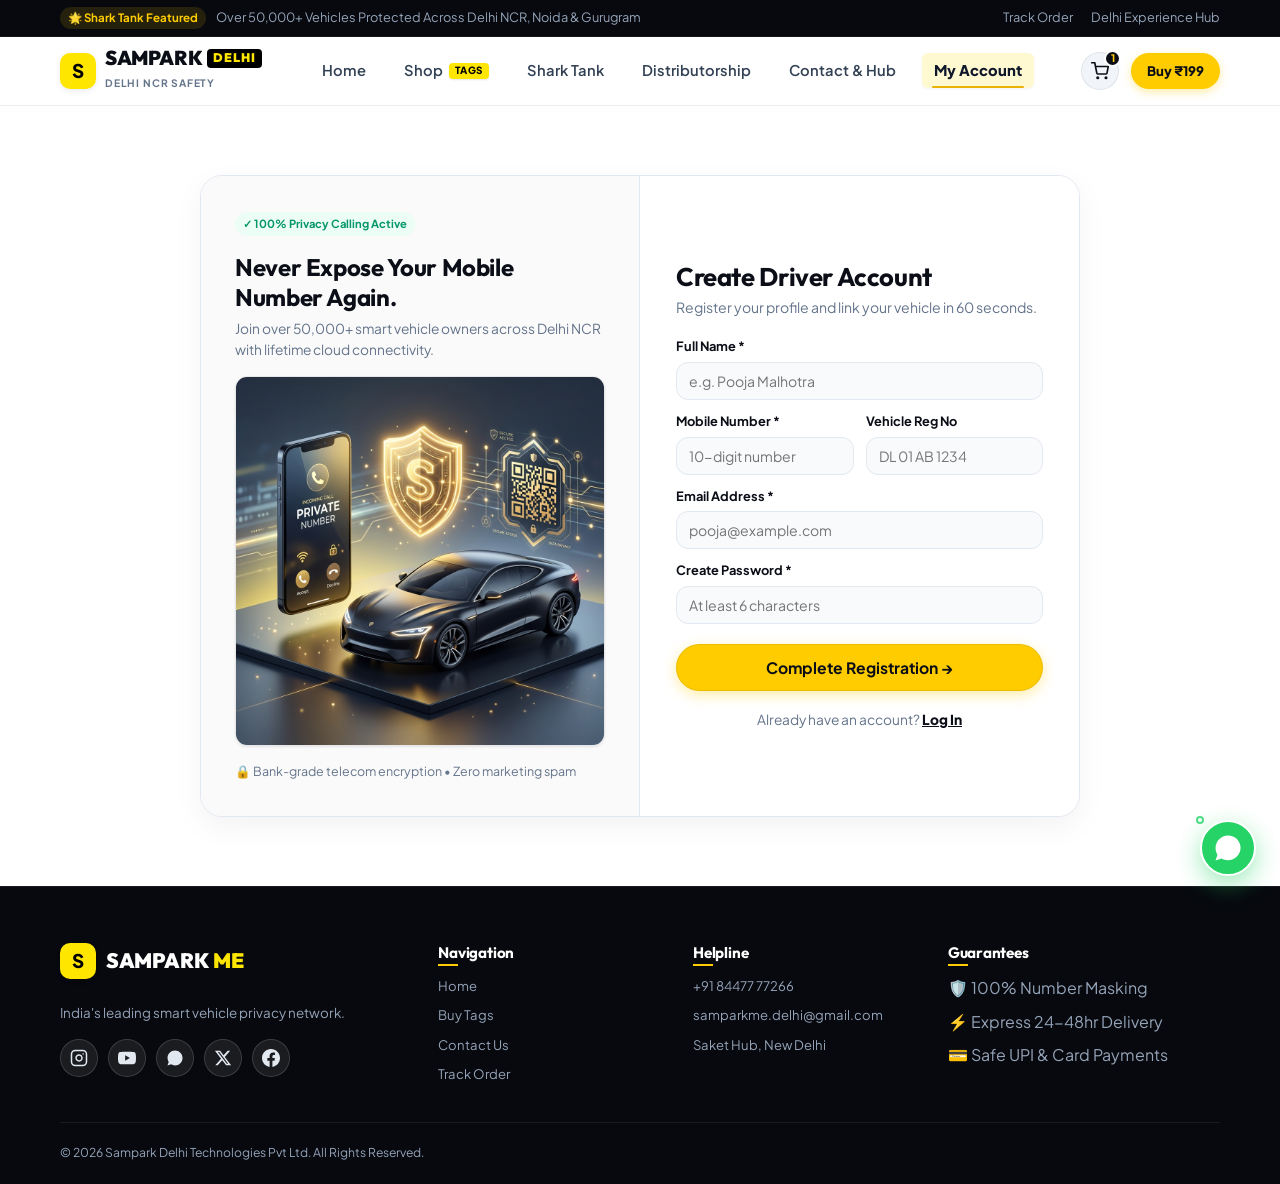
<file: signup.html>
<!DOCTYPE html>
<html lang="en">
<head>
  <meta charset="UTF-8">
  <meta name="viewport" content="width=device-width, initial-scale=1.0">
  <title>Driver Registration — Sampark Delhi</title>
  <meta name="description" content="Create your driver account to link your smart vehicle QR tags, enable emergency contacts, and activate masked calling.">
  <link rel="stylesheet" href="assets/css/style.css">
  <link rel="icon" href="data:image/svg+xml,<svg xmlns='http://www.w3.org/2000/svg' viewBox='0 0 24 24' fill='%23FFCC00'><path d='M12 2L2 7l10 5 10-5-10-5zM2 17l10 5 10-5M2 12l10 5 10-5'/></svg>">
</head>
<body style="background: #FFFFFF;">

  <!-- Top Announcement Bar -->
    <!-- Top Announcement Bar -->
  <div class="top-announcement">
    <div class="container">
      <div style="display:flex; align-items:center; gap:10px;">
        <span class="top-announcement-pill">🌟 Shark Tank Featured</span>
        <span>Over 50,000+ Vehicles Protected Across Delhi NCR, Noida & Gurugram</span>
      </div>
      <div class="top-announcement-right">
        <a href="track-order.html">Track Order</a>
        <a href="contact.html">Delhi Experience Hub</a>
      </div>
    </div>
  </div>

  <!-- Main Sticky Header (Calibrated for Perfect Mobile Display) -->
  <header class="site-header">
    <div class="container header-container">
      <a href="index.html" class="brand-logo" id="header-brand-logo">
        <div class="brand-logo-icon">S</div>
        <div class="brand-logo-text">
          <span class="brand-logo-name">SAMPARK<span class="logo-me-badge">DELHI</span></span>
          <span class="brand-logo-badge">Delhi NCR Safety</span>
        </div>
      </a>

      <!-- Desktop Navigation Menu -->
      <nav class="nav-menu">
        <a href="index.html" class="nav-link ">Home</a>
        <a href="shop.html" class="nav-link ">Shop <span class="nav-tag-badge">TAGS</span></a>
        <a href="shark-tank.html" class="nav-link ">Shark Tank</a>
        <a href="distributorship.html" class="nav-link ">Distributorship</a>
        <a href="contact.html" class="nav-link ">Contact & Hub</a>
        <a href="account.html" class="nav-link active">My Account</a>
      </nav>

      <!-- Action Buttons -->
      <div class="header-actions">
        <a href="cart.html" class="cart-icon-btn" aria-label="Shopping Cart">
          <svg width="18" height="18" viewBox="0 0 24 24" fill="none" stroke="currentColor" stroke-width="2.2" stroke-linecap="round" stroke-linejoin="round">
            <circle cx="9" cy="21" r="1"></circle>
            <circle cx="20" cy="21" r="1"></circle>
            <path d="M1 1h4l2.68 13.39a2 2 0 0 0 2 1.61h9.72a2 2 0 0 0 2-1.61L23 6H6"></path>
          </svg>
          <span class="cart-counter">0</span>
        </a>

        <a href="shop.html" class="header-cta-btn" id="header-cta-buy">
          <span>Buy ₹199</span>
        </a>

        <!-- Mobile Toggle Hamburger -->
        <button class="mobile-toggle" aria-label="Open Mobile Menu" id="mobile-menu-btn">
          <span></span>
          <span></span>
          <span></span>
        </button>
      </div>
    </div>
  </header>

  <!-- Mobile Drawer Overlay -->
  <div class="mobile-drawer" id="mobile-drawer">
    <div class="drawer-content">
      <div class="drawer-header">
        <div class="brand-logo">
          <div class="brand-logo-icon">S</div>
          <div class="brand-logo-text">
            <span class="brand-logo-name">SAMPARK<span class="logo-me-badge">DELHI</span></span>
            <span class="brand-logo-badge">Smart Auto Privacy</span>
          </div>
        </div>
        <button class="drawer-close">&times;</button>
      </div>

      <nav class="drawer-nav">
        <a href="index.html" class="">🏠 Home</a>
        <a href="shop.html" class="">🏷️ Shop Smart Tags</a>
        <a href="shark-tank.html" class="">🦈 Shark Tank Pitch</a>
        <a href="distributorship.html" class="">🤝 Distributorship (B2B)</a>
        <a href="contact.html" class="">📍 Contact & Hub</a>
        <a href="track-order.html" class="">📦 Track Your Order</a>
        <a href="account.html" class="active">👤 My Account & Tags</a>
      </nav>

      <div style="margin-top:auto; display:flex; flex-direction:column; gap:8px;">
        <a href="shop.html" class="btn btn-primary btn-block">Order Your Tag Now</a>
        <a href="login.html" class="btn btn-outline btn-block">Driver Login / Signup</a>
      </div>
    </div>
  </div>

  <!-- Auth Section with Clean White Aesthetic -->
  <section class="auth-page-section" style="background: #FFFFFF;">
    <div class="auth-container-card">

      <!-- Left Visual Side (Clean White & Slate) -->
      <div class="auth-visual-side">
        <div>
          <span class="tag-badge-pill tag-badge-active" style="margin-bottom:8px;">✓ 100% Privacy Calling Active</span>
          <h2 style="font-size:1.5rem; line-height:1.25; color:var(--dark-900); margin-top:8px;">
            Never Expose Your Mobile Number Again.
          </h2>
          <p style="color:var(--text-muted); font-size:0.86rem; margin-top:6px;">
            Join over 50,000+ smart vehicle owners across Delhi NCR with lifetime cloud connectivity.
          </p>
        </div>

        <img src="assets/images/auth-visual.jpg" alt="Privacy Shield Security">

        <div style="font-size:0.78rem; color:#64748B;">
          🔒 Bank-grade telecom encryption • Zero marketing spam
        </div>
      </div>

      <!-- Right Form Side -->
      <div class="auth-form-side">
        <div style="margin-bottom:18px;">
          <h2 style="font-size:1.6rem; color:var(--dark-900); margin-bottom:4px;">Create Driver Account</h2>
          <p style="color:var(--text-muted); font-size:0.88rem;">Register your profile and link your vehicle in 60 seconds.</p>
        </div>

        <form id="signup-form" onsubmit="handleSignup(event)">
          <div class="form-group">
            <label for="signup-name">Full Name *</label>
            <input type="text" id="signup-name" class="form-control" placeholder="e.g. Pooja Malhotra" required>
          </div>

          <div class="form-grid-2">
            <div class="form-group">
              <label for="signup-phone">Mobile Number *</label>
              <input type="tel" id="signup-phone" class="form-control" placeholder="10-digit number" maxlength="10" required>
            </div>
            <div class="form-group">
              <label for="signup-vehicle">Vehicle Reg No</label>
              <input type="text" id="signup-vehicle" class="form-control" placeholder="DL 01 AB 1234" style="text-transform:uppercase;">
            </div>
          </div>

          <div class="form-group">
            <label for="signup-email">Email Address *</label>
            <input type="email" id="signup-email" class="form-control" placeholder="pooja@example.com" required>
          </div>

          <div class="form-group">
            <label for="signup-password">Create Password *</label>
            <input type="password" id="signup-password" class="form-control" placeholder="At least 6 characters" minlength="6" required>
          </div>

          <button type="submit" class="btn btn-primary btn-block btn-lg" style="margin-top:8px;">
            Complete Registration →
          </button>
        </form>

        <div style="margin-top:18px; text-align:center; font-size:0.86rem; color:var(--text-muted);">
          Already have an account?
          <a href="login.html" style="color:var(--dark-900); font-weight:800; text-decoration:underline;">Log In</a>
        </div>
      </div>

    </div>
  </section>

  <!-- Footer -->
  <footer class="site-footer">
    <div class="container">
      <div class="footer-top-grid">
        <div class="footer-brand">
          <a href="index.html" class="brand-logo" style="margin-bottom: 12px;">
            <div class="brand-logo-icon">S</div>
            <div class="brand-logo-text"><span class="brand-logo-name" style="color: #FFF;">SAMPARK<span style="color:var(--primary);">ME</span></span></div>
          </a>
          <p>India's leading smart vehicle privacy network.</p>
          <div class="footer-social-links" style="margin-top:14px;">
            <a href="https://instagram.com" target="_blank" rel="noopener" class="social-btn instagram" aria-label="Instagram">
              <svg viewBox="0 0 24 24" fill="none" stroke="currentColor" stroke-width="2" stroke-linecap="round" stroke-linejoin="round"><rect x="2" y="2" width="20" height="20" rx="5" ry="5"></rect><path d="M16 11.37A4 4 0 1 1 12.63 8 4 4 0 0 1 16 11.37z"></path><line x1="17.5" y1="6.5" x2="17.51" y2="6.5"></line></svg>
            </a>
            <a href="https://youtube.com" target="_blank" rel="noopener" class="social-btn youtube" aria-label="YouTube">
              <svg viewBox="0 0 24 24" fill="currentColor"><path d="M23.498 6.186a3.016 3.016 0 0 0-2.122-2.136C19.505 3.545 12 3.545 12 3.545s-7.505 0-9.377.505A3.017 3.017 0 0 0 .502 6.186C0 8.07 0 12 0 12s0 3.93.502 5.814a3.016 3.016 0 0 0 2.122 2.136c1.871.505 9.376.505 9.376.505s7.505 0 9.377-.505a3.015 3.015 0 0 0 2.122-2.136C24 15.93 24 12 24 12s0-3.93-.502-5.814zM9.545 15.568V8.432L15.818 12l-6.273 3.568z"/></svg>
            </a>
            <a href="https://wa.me/918447777266" target="_blank" rel="noopener" class="social-btn whatsapp" aria-label="WhatsApp">
              <svg viewBox="0 0 24 24" fill="currentColor"><path d="M17.472 14.382c-.301-.15-1.78-.879-2.056-.98-.275-.1-.475-.15-.675.15-.199.3-.774.98-.949 1.18-.175.2-.349.225-.65.075-.301-.15-1.272-.469-2.423-1.496-.895-.798-1.5-1.784-1.675-2.084-.175-.3-.019-.462.131-.611.136-.134.301-.35.451-.525.15-.175.2-.3.3-.5.1-.2.05-.375-.025-.525-.075-.15-.675-1.628-.925-2.228-.243-.585-.49-.505-.675-.515-.175-.01-.375-.01-.575-.01s-.525.075-.8.375c-.275.3-1.05 1.025-1.05 2.5s1.075 2.899 1.225 3.1c.15.2 2.115 3.23 5.124 4.53.716.31 1.275.495 1.71.634.719.229 1.373.197 1.89.12.576-.086 1.78-.727 2.03-1.428.25-.7.25-1.302.175-1.428-.075-.126-.275-.201-.576-.351zM12.04 2C6.516 2 2.028 6.488 2.028 12.012c0 1.954.56 3.784 1.536 5.334L2 22l4.81-1.523c1.488.887 3.226 1.385 5.23 1.385 5.524 0 10.012-4.488 10.012-10.012S17.564 2 12.04 2z"/></svg>
            </a>
            <a href="https://twitter.com" target="_blank" rel="noopener" class="social-btn twitter" aria-label="X (Twitter)">
              <svg viewBox="0 0 24 24" fill="currentColor"><path d="M18.244 2.25h3.308l-7.227 8.26 8.502 11.24H16.17l-5.214-6.817L4.99 21.75H1.68l7.73-8.835L1.254 2.25H8.08l4.713 6.231zm-1.161 17.52h1.833L7.084 4.126H5.117z"/></svg>
            </a>
            <a href="https://facebook.com" target="_blank" rel="noopener" class="social-btn facebook" aria-label="Facebook">
              <svg viewBox="0 0 24 24" fill="currentColor"><path d="M24 12.073c0-6.627-5.373-12-12-12s-12 5.373-12 12c0 5.99 4.388 10.954 10.125 11.854v-8.385H7.078v-3.47h3.047V9.43c0-3.007 1.792-4.669 4.533-4.669 1.312 0 2.686.235 2.686.235v2.953H15.83c-1.491 0-1.956.925-1.956 1.874v2.25h3.328l-.532 3.47h-2.796v8.385C19.612 23.027 24 18.062 24 12.073z"/></svg>
            </a>
          </div>
        </div>
        <div class="footer-col">
          <h4>Navigation</h4>
          <div class="footer-links-list">
            <a href="index.html">Home</a>
            <a href="shop.html">Buy Tags</a>
            <a href="contact.html">Contact Us</a>
            <a href="track-order.html">Track Order</a>
          </div>
        </div>
        <div class="footer-col">
          <h4>Helpline</h4>
          <div class="footer-links-list">
            <a href="tel:+918447777266">+91 84477 77266</a>
            <a href="mailto:samparkme.delhi@gmail.com">samparkme.delhi@gmail.com</a>
            <a href="contact.html">Saket Hub, New Delhi</a>
          </div>
        </div>
        <div class="footer-col">
          <h4>Guarantees</h4>
          <div class="footer-links-list">
            <span>🛡️ 100% Number Masking</span>
            <span>⚡ Express 24-48hr Delivery</span>
            <span>💳 Safe UPI & Card Payments</span>
          </div>
        </div>
      </div>
      <div class="footer-bottom-bar">
        <div>© 2026 Sampark Delhi Technologies Pvt Ltd. All Rights Reserved.</div>
      </div>
    </div>
  </footer>

      <!-- Fixed Floating Chat on WhatsApp Widget (Pure Icon) -->
  <a href="https://wa.me/918447777266?text=Hello%20Sampark%20Delhi%2C%20I%20have%20a%20question%20about%20smart%20vehicle%20tags."
     target="_blank" rel="noopener noreferrer" class="floating-whatsapp" id="floating-whatsapp-btn" aria-label="Chat on WhatsApp">
    <svg viewBox="0 0 24 24"><path d="M12.04 2C6.516 2 2.028 6.488 2.028 12.012c0 1.954.56 3.784 1.536 5.334L2 22l4.81-1.523c1.488.887 3.226 1.385 5.23 1.385 5.524 0 10.012-4.488 10.012-10.012S17.564 2 12.04 2zm5.432 12.382c-.301-.15-1.78-.879-2.056-.98-.275-.1-.475-.15-.675.15-.199.3-.774.98-.949 1.18-.175.2-.349.225-.65.075-.301-.15-1.272-.469-2.423-1.496-.895-.798-1.5-1.784-1.675-2.084-.175-.3-.019-.462.131-.611.136-.134.301-.35.451-.525.15-.175.2-.3.3-.5.1-.2.05-.375-.025-.525-.075-.15-.675-1.628-.925-2.228-.243-.585-.49-.505-.675-.515-.175-.01-.375-.01-.575-.01s-.525.075-.8.375c-.275.3-1.05 1.025-1.05 2.5s1.075 2.899 1.225 3.1c.15.2 2.115 3.23 5.124 4.53.716.31 1.275.495 1.71.634.719.229 1.373.197 1.89.12.576-.086 1.78-.727 2.03-1.428.25-.7.25-1.302.175-1.428-.075-.126-.275-.201-.576-.351z"/></svg>
    <span class="whatsapp-pulse"></span>
  </a>

  <div class="toast-container"></div>
  <script src="assets/js/main.js"></script>

  <script>
    function handleSignup(e) {
      e.preventDefault();
      const user = {
        name: document.getElementById('signup-name').value,
        phone: '+91 ' + document.getElementById('signup-phone').value,
        email: document.getElementById('signup-email').value,
        vehicle: document.getElementById('signup-vehicle').value.toUpperCase() || 'DL 01 AB 1234'
      };

      localStorage.setItem('sampark_user', JSON.stringify(user));
      window.SamparkApp.showToastMessage('Account created successfully! Welcome to Sampark.');
      setTimeout(() => window.location.href = 'account.html', 800);
    }
  </script>
</body>
</html>
</file>
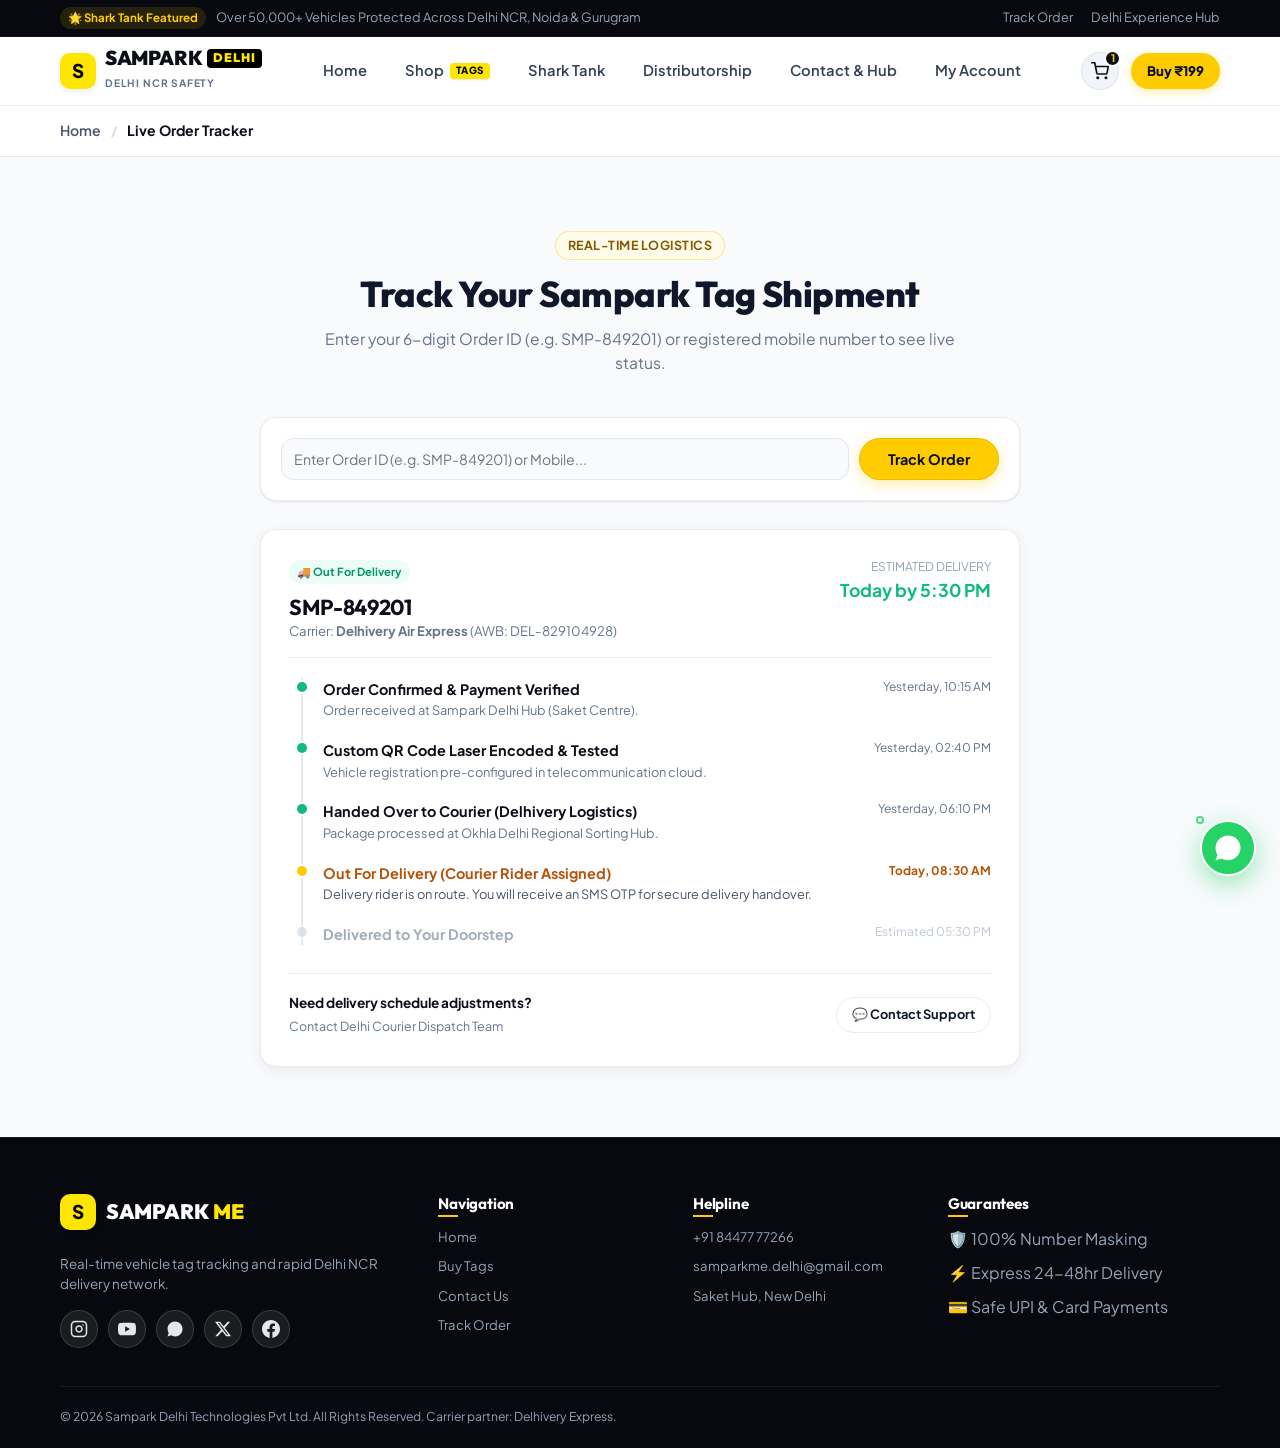
<file: track-order.html>
<!DOCTYPE html>
<html lang="en">
<head>
  <meta charset="UTF-8">
  <meta name="viewport" content="width=device-width, initial-scale=1.0">
  <title>Track Your Order — Sampark Delhi</title>
  <meta name="description" content="Track your Sampark Smart Vehicle Tag shipment in real-time. Delivery updates and Delhivery courier tracking.">
  <link rel="stylesheet" href="assets/css/style.css">
  <link rel="icon" href="data:image/svg+xml,<svg xmlns='http://www.w3.org/2000/svg' viewBox='0 0 24 24' fill='%23FFCC00'><path d='M12 2L2 7l10 5 10-5-10-5zM2 17l10 5 10-5M2 12l10 5 10-5'/></svg>">
</head>
<body>

  <!-- Top Announcement Bar -->
    <!-- Top Announcement Bar -->
  <div class="top-announcement">
    <div class="container">
      <div style="display:flex; align-items:center; gap:10px;">
        <span class="top-announcement-pill">🌟 Shark Tank Featured</span>
        <span>Over 50,000+ Vehicles Protected Across Delhi NCR, Noida & Gurugram</span>
      </div>
      <div class="top-announcement-right">
        <a href="track-order.html">Track Order</a>
        <a href="contact.html">Delhi Experience Hub</a>
      </div>
    </div>
  </div>

  <!-- Main Sticky Header (Calibrated for Perfect Mobile Display) -->
  <header class="site-header">
    <div class="container header-container">
      <a href="index.html" class="brand-logo" id="header-brand-logo">
        <div class="brand-logo-icon">S</div>
        <div class="brand-logo-text">
          <span class="brand-logo-name">SAMPARK<span class="logo-me-badge">DELHI</span></span>
          <span class="brand-logo-badge">Delhi NCR Safety</span>
        </div>
      </a>

      <!-- Desktop Navigation Menu -->
      <nav class="nav-menu">
        <a href="index.html" class="nav-link ">Home</a>
        <a href="shop.html" class="nav-link ">Shop <span class="nav-tag-badge">TAGS</span></a>
        <a href="shark-tank.html" class="nav-link ">Shark Tank</a>
        <a href="distributorship.html" class="nav-link ">Distributorship</a>
        <a href="contact.html" class="nav-link ">Contact & Hub</a>
        <a href="account.html" class="nav-link ">My Account</a>
      </nav>

      <!-- Action Buttons -->
      <div class="header-actions">
        <a href="cart.html" class="cart-icon-btn" aria-label="Shopping Cart">
          <svg width="18" height="18" viewBox="0 0 24 24" fill="none" stroke="currentColor" stroke-width="2.2" stroke-linecap="round" stroke-linejoin="round">
            <circle cx="9" cy="21" r="1"></circle>
            <circle cx="20" cy="21" r="1"></circle>
            <path d="M1 1h4l2.68 13.39a2 2 0 0 0 2 1.61h9.72a2 2 0 0 0 2-1.61L23 6H6"></path>
          </svg>
          <span class="cart-counter">0</span>
        </a>

        <a href="shop.html" class="header-cta-btn" id="header-cta-buy">
          <span>Buy ₹199</span>
        </a>

        <!-- Mobile Toggle Hamburger -->
        <button class="mobile-toggle" aria-label="Open Mobile Menu" id="mobile-menu-btn">
          <span></span>
          <span></span>
          <span></span>
        </button>
      </div>
    </div>
  </header>

  <!-- Mobile Drawer Overlay -->
  <div class="mobile-drawer" id="mobile-drawer">
    <div class="drawer-content">
      <div class="drawer-header">
        <div class="brand-logo">
          <div class="brand-logo-icon">S</div>
          <div class="brand-logo-text">
            <span class="brand-logo-name">SAMPARK<span class="logo-me-badge">DELHI</span></span>
            <span class="brand-logo-badge">Smart Auto Privacy</span>
          </div>
        </div>
        <button class="drawer-close">&times;</button>
      </div>

      <nav class="drawer-nav">
        <a href="index.html" class="">🏠 Home</a>
        <a href="shop.html" class="">🏷️ Shop Smart Tags</a>
        <a href="shark-tank.html" class="">🦈 Shark Tank Pitch</a>
        <a href="distributorship.html" class="">🤝 Distributorship (B2B)</a>
        <a href="contact.html" class="">📍 Contact & Hub</a>
        <a href="track-order.html" class="active">📦 Track Your Order</a>
        <a href="account.html" class="">👤 My Account & Tags</a>
      </nav>

      <div style="margin-top:auto; display:flex; flex-direction:column; gap:8px;">
        <a href="shop.html" class="btn btn-primary btn-block">Order Your Tag Now</a>
        <a href="login.html" class="btn btn-outline btn-block">Driver Login / Signup</a>
      </div>
    </div>
  </div>

  <!-- Breadcrumb -->
  <div class="breadcrumb-nav">
    <div class="container">
      <div class="breadcrumb-list">
        <a href="index.html">Home</a>
        <span class="breadcrumb-separator">/</span>
        <span style="color:var(--dark-900); font-weight:700;">Live Order Tracker</span>
      </div>
    </div>
  </div>

  <!-- Track Order Section -->
  <section style="padding: 44px 0 70px 0;">
    <div class="container" style="max-width: 800px;">

      <div class="section-header" style="margin-bottom: 28px;">
        <div class="section-tag">Real-Time Logistics</div>
        <h2>Track Your Sampark Tag Shipment</h2>
        <p>Enter your 6-digit Order ID (e.g. SMP-849201) or registered mobile number to see live status.</p>
      </div>

      <!-- Search Input Card -->
      <div style="background:#FFFFFF; border:1px solid var(--border-light); border-radius:var(--radius-lg); padding:20px; box-shadow:var(--shadow-sm); margin-bottom: 28px;">
        <form id="track-search-form" onsubmit="handleTrackSearch(event)" style="display:flex; gap:10px; flex-wrap:wrap;">
          <input type="text" id="track-search-input" placeholder="Enter Order ID (e.g. SMP-849201) or Mobile..." class="form-control" style="flex:1; min-width:220px;" required>
          <button type="submit" class="btn btn-primary" style="min-width:140px;">
            Track Order
          </button>
        </form>
      </div>

      <!-- Live Tracking Results Card -->
      <div id="tracking-result-box" style="background:#FFFFFF; border:1px solid var(--border-light); border-radius:var(--radius-lg); padding:28px; box-shadow:var(--shadow-md);">

        <div style="display:flex; justify-content:space-between; align-items:flex-start; border-bottom:1px solid var(--border-light); padding-bottom:16px; margin-bottom:20px; flex-wrap:wrap; gap:12px;">
          <div>
            <span class="tag-badge-pill tag-badge-active" style="margin-bottom:6px;">🚚 Out For Delivery</span>
            <h3 style="font-size:1.35rem; color:var(--dark-900); margin-top:4px;" id="tracked-order-id">SMP-849201</h3>
            <p style="color:#64748B; font-size:0.82rem; margin-bottom:0;">Carrier: <strong>Delhivery Air Express</strong> (AWB: DEL-829104928)</p>
          </div>
          <div style="text-align:right;">
            <span style="font-size:0.75rem; color:#94A3B8; display:block;">ESTIMATED DELIVERY</span>
            <strong style="font-size:1.1rem; color:#10B981;">Today by 5:30 PM</strong>
          </div>
        </div>

        <!-- 5-Step Detailed Visual Tracking Milestones -->
        <div style="display:flex; flex-direction:column; gap:18px; position:relative; margin-left:12px; border-left:2px solid #E2E8F0; padding-left:20px;">

          <div style="position:relative;">
            <div style="position:absolute; left:-28px; top:2px; width:14px; height:14px; border-radius:50%; background:#10B981; border:2px solid #FFFFFF;"></div>
            <div style="display:flex; justify-content:space-between;">
              <strong style="font-size:0.9rem; color:var(--dark-900);">Order Confirmed & Payment Verified</strong>
              <span style="font-size:0.75rem; color:#64748B;">Yesterday, 10:15 AM</span>
            </div>
            <p style="font-size:0.8rem; color:#64748B; margin-top:1px;">Order received at Sampark Delhi Hub (Saket Centre).</p>
          </div>

          <div style="position:relative;">
            <div style="position:absolute; left:-28px; top:2px; width:14px; height:14px; border-radius:50%; background:#10B981; border:2px solid #FFFFFF;"></div>
            <div style="display:flex; justify-content:space-between;">
              <strong style="font-size:0.9rem; color:var(--dark-900);">Custom QR Code Laser Encoded & Tested</strong>
              <span style="font-size:0.75rem; color:#64748B;">Yesterday, 02:40 PM</span>
            </div>
            <p style="font-size:0.8rem; color:#64748B; margin-top:1px;">Vehicle registration pre-configured in telecommunication cloud.</p>
          </div>

          <div style="position:relative;">
            <div style="position:absolute; left:-28px; top:2px; width:14px; height:14px; border-radius:50%; background:#10B981; border:2px solid #FFFFFF;"></div>
            <div style="display:flex; justify-content:space-between;">
              <strong style="font-size:0.9rem; color:var(--dark-900);">Handed Over to Courier (Delhivery Logistics)</strong>
              <span style="font-size:0.75rem; color:#64748B;">Yesterday, 06:10 PM</span>
            </div>
            <p style="font-size:0.8rem; color:#64748B; margin-top:1px;">Package processed at Okhla Delhi Regional Sorting Hub.</p>
          </div>

          <div style="position:relative;">
            <div style="position:absolute; left:-28px; top:2px; width:14px; height:14px; border-radius:50%; background:var(--primary); border:2px solid #FFFFFF;"></div>
            <div style="display:flex; justify-content:space-between;">
              <strong style="font-size:0.9rem; color:#B45309;">Out For Delivery (Courier Rider Assigned)</strong>
              <span style="font-size:0.75rem; color:#B45309; font-weight:700;">Today, 08:30 AM</span>
            </div>
            <p style="font-size:0.8rem; color:#475569; margin-top:1px;">Delivery rider is on route. You will receive an SMS OTP for secure delivery handover.</p>
          </div>

          <div style="position:relative; opacity:0.6;">
            <div style="position:absolute; left:-28px; top:2px; width:14px; height:14px; border-radius:50%; background:#CBD5E1; border:2px solid #FFFFFF;"></div>
            <div style="display:flex; justify-content:space-between;">
              <strong style="font-size:0.9rem; color:#64748B;">Delivered to Your Doorstep</strong>
              <span style="font-size:0.75rem; color:#94A3B8;">Estimated 05:30 PM</span>
            </div>
          </div>

        </div>

        <div style="margin-top:28px; padding-top:18px; border-top:1px solid var(--border-light); display:flex; justify-content:space-between; align-items:center; flex-wrap:wrap; gap:12px;">
          <div>
            <div style="font-size:0.85rem; font-weight:700; color:var(--dark-900);">Need delivery schedule adjustments?</div>
            <span style="font-size:0.78rem; color:#64748B;">Contact Delhi Courier Dispatch Team</span>
          </div>
          <a href="contact.html" class="btn btn-outline btn-sm">
            💬 Contact Support
          </a>
        </div>

      </div>

    </div>
  </section>

  <!-- Footer -->
  <footer class="site-footer">
    <div class="container">
      <div class="footer-top-grid">
        <div class="footer-brand">
          <a href="index.html" class="brand-logo" style="margin-bottom: 12px;">
            <div class="brand-logo-icon">S</div>
            <div class="brand-logo-text"><span class="brand-logo-name" style="color: #FFF;">SAMPARK<span style="color:var(--primary);">ME</span></span></div>
          </a>
          <p>Real-time vehicle tag tracking and rapid Delhi NCR delivery network.</p>
          <div class="footer-social-links" style="margin-top:14px;">
            <a href="https://instagram.com" target="_blank" rel="noopener" class="social-btn instagram" aria-label="Instagram">
              <svg viewBox="0 0 24 24" fill="none" stroke="currentColor" stroke-width="2" stroke-linecap="round" stroke-linejoin="round"><rect x="2" y="2" width="20" height="20" rx="5" ry="5"></rect><path d="M16 11.37A4 4 0 1 1 12.63 8 4 4 0 0 1 16 11.37z"></path><line x1="17.5" y1="6.5" x2="17.51" y2="6.5"></line></svg>
            </a>
            <a href="https://youtube.com" target="_blank" rel="noopener" class="social-btn youtube" aria-label="YouTube">
              <svg viewBox="0 0 24 24" fill="currentColor"><path d="M23.498 6.186a3.016 3.016 0 0 0-2.122-2.136C19.505 3.545 12 3.545 12 3.545s-7.505 0-9.377.505A3.017 3.017 0 0 0 .502 6.186C0 8.07 0 12 0 12s0 3.93.502 5.814a3.016 3.016 0 0 0 2.122 2.136c1.871.505 9.376.505 9.376.505s7.505 0 9.377-.505a3.015 3.015 0 0 0 2.122-2.136C24 15.93 24 12 24 12s0-3.93-.502-5.814zM9.545 15.568V8.432L15.818 12l-6.273 3.568z"/></svg>
            </a>
            <a href="https://wa.me/918447777266" target="_blank" rel="noopener" class="social-btn whatsapp" aria-label="WhatsApp">
              <svg viewBox="0 0 24 24" fill="currentColor"><path d="M17.472 14.382c-.301-.15-1.78-.879-2.056-.98-.275-.1-.475-.15-.675.15-.199.3-.774.98-.949 1.18-.175.2-.349.225-.65.075-.301-.15-1.272-.469-2.423-1.496-.895-.798-1.5-1.784-1.675-2.084-.175-.3-.019-.462.131-.611.136-.134.301-.35.451-.525.15-.175.2-.3.3-.5.1-.2.05-.375-.025-.525-.075-.15-.675-1.628-.925-2.228-.243-.585-.49-.505-.675-.515-.175-.01-.375-.01-.575-.01s-.525.075-.8.375c-.275.3-1.05 1.025-1.05 2.5s1.075 2.899 1.225 3.1c.15.2 2.115 3.23 5.124 4.53.716.31 1.275.495 1.71.634.719.229 1.373.197 1.89.12.576-.086 1.78-.727 2.03-1.428.25-.7.25-1.302.175-1.428-.075-.126-.275-.201-.576-.351zM12.04 2C6.516 2 2.028 6.488 2.028 12.012c0 1.954.56 3.784 1.536 5.334L2 22l4.81-1.523c1.488.887 3.226 1.385 5.23 1.385 5.524 0 10.012-4.488 10.012-10.012S17.564 2 12.04 2z"/></svg>
            </a>
            <a href="https://twitter.com" target="_blank" rel="noopener" class="social-btn twitter" aria-label="X (Twitter)">
              <svg viewBox="0 0 24 24" fill="currentColor"><path d="M18.244 2.25h3.308l-7.227 8.26 8.502 11.24H16.17l-5.214-6.817L4.99 21.75H1.68l7.73-8.835L1.254 2.25H8.08l4.713 6.231zm-1.161 17.52h1.833L7.084 4.126H5.117z"/></svg>
            </a>
            <a href="https://facebook.com" target="_blank" rel="noopener" class="social-btn facebook" aria-label="Facebook">
              <svg viewBox="0 0 24 24" fill="currentColor"><path d="M24 12.073c0-6.627-5.373-12-12-12s-12 5.373-12 12c0 5.99 4.388 10.954 10.125 11.854v-8.385H7.078v-3.47h3.047V9.43c0-3.007 1.792-4.669 4.533-4.669 1.312 0 2.686.235 2.686.235v2.953H15.83c-1.491 0-1.956.925-1.956 1.874v2.25h3.328l-.532 3.47h-2.796v8.385C19.612 23.027 24 18.062 24 12.073z"/></svg>
            </a>
          </div>
        </div>
        <div class="footer-col">
          <h4>Navigation</h4>
          <div class="footer-links-list">
            <a href="index.html">Home</a>
            <a href="shop.html">Buy Tags</a>
            <a href="contact.html">Contact Us</a>
            <a href="track-order.html">Track Order</a>
          </div>
        </div>
        <div class="footer-col">
          <h4>Helpline</h4>
          <div class="footer-links-list">
            <a href="tel:+918447777266">+91 84477 77266</a>
            <a href="mailto:samparkme.delhi@gmail.com">samparkme.delhi@gmail.com</a>
            <a href="contact.html">Saket Hub, New Delhi</a>
          </div>
        </div>
        <div class="footer-col">
          <h4>Guarantees</h4>
          <div class="footer-links-list">
            <span>🛡️ 100% Number Masking</span>
            <span>⚡ Express 24-48hr Delivery</span>
            <span>💳 Safe UPI & Card Payments</span>
          </div>
        </div>
      </div>
      <div class="footer-bottom-bar">
        <div>© 2026 Sampark Delhi Technologies Pvt Ltd. All Rights Reserved. Carrier partner: Delhivery Express.</div>
      </div>
    </div>
  </footer>

      <!-- Fixed Floating Chat on WhatsApp Widget (Pure Icon) -->
  <a href="https://wa.me/918447777266?text=Hello%20Sampark%20Delhi%2C%20I%20have%20a%20question%20about%20smart%20vehicle%20tags."
     target="_blank" rel="noopener noreferrer" class="floating-whatsapp" id="floating-whatsapp-btn" aria-label="Chat on WhatsApp">
    <svg viewBox="0 0 24 24"><path d="M12.04 2C6.516 2 2.028 6.488 2.028 12.012c0 1.954.56 3.784 1.536 5.334L2 22l4.81-1.523c1.488.887 3.226 1.385 5.23 1.385 5.524 0 10.012-4.488 10.012-10.012S17.564 2 12.04 2zm5.432 12.382c-.301-.15-1.78-.879-2.056-.98-.275-.1-.475-.15-.675.15-.199.3-.774.98-.949 1.18-.175.2-.349.225-.65.075-.301-.15-1.272-.469-2.423-1.496-.895-.798-1.5-1.784-1.675-2.084-.175-.3-.019-.462.131-.611.136-.134.301-.35.451-.525.15-.175.2-.3.3-.5.1-.2.05-.375-.025-.525-.075-.15-.675-1.628-.925-2.228-.243-.585-.49-.505-.675-.515-.175-.01-.375-.01-.575-.01s-.525.075-.8.375c-.275.3-1.05 1.025-1.05 2.5s1.075 2.899 1.225 3.1c.15.2 2.115 3.23 5.124 4.53.716.31 1.275.495 1.71.634.719.229 1.373.197 1.89.12.576-.086 1.78-.727 2.03-1.428.25-.7.25-1.302.175-1.428-.075-.126-.275-.201-.576-.351z"/></svg>
    <span class="whatsapp-pulse"></span>
  </a>

  <div class="toast-container"></div>
  <script src="assets/js/main.js"></script>

  <script>
    function handleTrackSearch(e) {
      e.preventDefault();
      const val = document.getElementById('track-search-input').value.trim().toUpperCase();
      document.getElementById('tracked-order-id').textContent = val.startsWith('SMP') ? val : 'SMP-' + val;
      window.SamparkApp.showToastMessage('📍 Tracking details updated!');
    }

    document.addEventListener('DOMContentLoaded', () => {
      const urlParams = new URLSearchParams(window.location.search);
      const orderId = urlParams.get('orderId');
      if (orderId) {
        document.getElementById('track-search-input').value = orderId;
        document.getElementById('tracked-order-id').textContent = orderId;
      }
    });
  </script>
  

</body>
</html>
</file>
<file: assets/css/style.css>
/* ==========================================================================
   SAMPARK ME DELHI - ULTRA-PREMIUM REFINED DESIGN SYSTEM & STYLESHEET
   100% Responsive, Dual-Direction Marquee, Crisp Mobile Header & White Auth
   ========================================================================== */

@import url('https://fonts.googleapis.com/css2?family=Outfit:wght@400;500;600;700;800;900&family=Plus+Jakarta+Sans:wght@300;400;500;600;700;800&display=swap');

:root {
  /* Brand Colors */
  --primary: #FFCC00;
  --primary-hover: #EAB308;
  --primary-light: #FFFBEB;
  --primary-glow: rgba(255, 204, 0, 0.28);

  --dark-950: #07090E;
  --dark-900: #0B0E17;
  --dark-800: #131826;
  --dark-700: #1E2638;
  --dark-600: #2B354C;

  --light-bg: #F8FAFC;
  --light-card: #FFFFFF;
  --light-subtle: #F1F5F9;

  --text-main: #0F172A;
  --text-muted: #64748B;
  --text-light: #94A3B8;
  --text-white: #FFFFFF;

  --accent-green: #10B981;
  --accent-green-bg: #ECFDF5;
  --accent-red: #EF4444;
  --accent-blue: #2563EB;

  /* Borders & Shadows */
  --border-light: rgba(15, 23, 42, 0.08);
  --border-dark: rgba(255, 255, 255, 0.09);
  --border-accent: rgba(255, 204, 0, 0.35);

  --shadow-sm: 0 1px 3px rgba(15, 23, 42, 0.06), 0 1px 2px rgba(15, 23, 42, 0.04);
  --shadow-md: 0 4px 16px -2px rgba(15, 23, 42, 0.08);
  --shadow-lg: 0 12px 28px -4px rgba(15, 23, 42, 0.1);
  --shadow-xl: 0 20px 40px -6px rgba(15, 23, 42, 0.14);

  /* Radius */
  --radius-sm: 6px;
  --radius-md: 12px;
  --radius-lg: 16px;
  --radius-xl: 22px;
  --radius-pill: 9999px;

  --font-heading: 'Outfit', -apple-system, BlinkMacSystemFont, sans-serif;
  --font-body: 'Plus Jakarta Sans', -apple-system, BlinkMacSystemFont, sans-serif;
}

/* Base Reset */
*,
*::before,
*::after {
  margin: 0;
  padding: 0;
  box-sizing: border-box;
}

html {
  scroll-behavior: smooth;
  font-size: 16px;
  -webkit-text-size-adjust: 100%;
}

body {
  font-family: var(--font-body);
  background-color: var(--light-bg);
  color: var(--text-main);
  line-height: 1.55;
  overflow-x: hidden;
  -webkit-font-smoothing: antialiased;
}

img {
  max-width: 100%;
  height: auto;
  display: block;
}

a {
  text-decoration: none;
  color: inherit;
  transition: all 0.2s ease;
}

button,
input,
select,
textarea {
  font-family: inherit;
  font-size: inherit;
  border: none;
  outline: none;
}

button {
  cursor: pointer;
  background: none;
}

/* Layout Containers */
.container {
  width: 100%;
  max-width: 1200px;
  margin: 0 auto;
  padding: 0 20px;
}

/* Typography */
h1,
h2,
h3,
h4,
h5,
h6 {
  font-family: var(--font-heading);
  font-weight: 700;
  line-height: 1.25;
  color: var(--text-main);
  letter-spacing: -0.015em;
}

/* Ensure headings on dark backgrounds are always crisp white */
.shop-hero h1,
.shop-hero h2,
.shop-hero h3,
.shark-hero-header h1,
.shark-hero-header h2,
.shark-hero-header h3,
.hero-slider-section h1,
.hero-slider-section h2,
.hero-slider-section h3,
.site-footer h1,
.site-footer h2,
.site-footer h3,
.site-footer h4,
.dark-section h1,
.dark-section h2,
.dark-section h3 {
  color: #FFFFFF !important;
}

.shop-hero p,
.shark-hero-header p,
.hero-slider-section p {
  color: #CBD5E1 !important;
}

.section-tag {
  display: inline-flex;
  align-items: center;
  gap: 6px;
  background: var(--primary-light);
  color: #855900;
  font-size: 0.78rem;
  font-weight: 700;
  letter-spacing: 0.04em;
  text-transform: uppercase;
  padding: 4px 12px;
  border-radius: var(--radius-pill);
  border: 1px solid rgba(255, 204, 0, 0.4);
  margin-bottom: 12px;
}

.section-tag.dark {
  background: rgba(255, 204, 0, 0.12);
  color: var(--primary);
  border-color: rgba(255, 204, 0, 0.3);
}

.section-header {
  text-align: center;
  max-width: 680px;
  margin: 0 auto 38px auto;
}

.section-header h2 {
  font-size: clamp(1.75rem, 2.8vw, 2.35rem);
  font-weight: 800;
  margin-bottom: 10px;
}

.section-header p {
  color: var(--text-muted);
  font-size: 0.98rem;
  line-height: 1.55;
}

/* Buttons */
.btn {
  display: inline-flex;
  align-items: center;
  justify-content: center;
  gap: 8px;
  padding: 11px 22px;
  font-weight: 700;
  font-size: 0.9rem;
  border-radius: var(--radius-pill);
  transition: all 0.2s ease;
  white-space: nowrap;
}

.btn-primary {
  background: var(--primary);
  color: #0B0E17;
  border: 1px solid rgba(0, 0, 0, 0.08);
  box-shadow: 0 4px 14px rgba(255, 204, 0, 0.35);
}

.btn-primary:hover {
  background: var(--primary-hover);
  transform: translateY(-2px);
  box-shadow: 0 6px 18px rgba(255, 204, 0, 0.5);
}

.btn-dark {
  background: var(--dark-900);
  color: #FFFFFF;
}

.btn-dark:hover {
  background: var(--dark-800);
  transform: translateY(-2px);
}

.btn-outline {
  background: transparent;
  color: var(--text-main);
  border: 1.5px solid var(--border-light);
}

.btn-outline:hover {
  border-color: var(--text-main);
  background: rgba(0, 0, 0, 0.04);
}

.btn-outline-white {
  background: rgba(255, 255, 255, 0.08);
  color: #FFFFFF;
  border: 1.5px solid rgba(255, 255, 255, 0.25);
  backdrop-filter: blur(8px);
}

.btn-outline-white:hover {
  background: rgba(255, 255, 255, 0.16);
  border-color: #FFFFFF;
}

.btn-sm {
  padding: 7px 15px;
  font-size: 0.8rem;
}

.btn-lg {
  padding: 13px 28px;
  font-size: 0.98rem;
}

.btn-block {
  width: 100%;
}

/* ==========================================================================
   TOP ANNOUNCEMENT BAR
   ========================================================================== */
.top-announcement {
  background: var(--dark-950);
  color: #94A3B8;
  font-size: 0.8rem;
  padding: 7px 16px;
  border-bottom: 1px solid rgba(255, 255, 255, 0.06);
}

.top-announcement .container {
  display: flex;
  align-items: center;
  justify-content: space-between;
}

.top-announcement-pill {
  display: inline-flex;
  align-items: center;
  gap: 5px;
  background: rgba(255, 204, 0, 0.12);
  color: var(--primary);
  font-weight: 700;
  padding: 2px 8px;
  border-radius: var(--radius-pill);
  font-size: 0.72rem;
}

.top-announcement-right {
  display: flex;
  align-items: center;
  gap: 18px;
}

.top-announcement-right a:hover {
  color: var(--primary);
}

/* ==========================================================================
   SITE HEADER & NAVIGATION
   ========================================================================== */
.site-header {
  position: sticky;
  top: 0;
  z-index: 1000;
  background: rgba(255, 255, 255, 0.96);
  backdrop-filter: blur(14px);
  -webkit-backdrop-filter: blur(14px);
  border-bottom: 1px solid var(--border-light);
}

.header-container {
  display: flex;
  align-items: center;
  justify-content: space-between;
  height: 68px;
}

.brand-logo {
  display: flex;
  align-items: center;
  gap: 9px;
  flex-shrink: 0;
}

.brand-logo-icon {
  width: 36px;
  height: 36px;
  background: #FFE600;
  border: none;
  border-radius: 10px;
  display: flex;
  align-items: center;
  justify-content: center;
  color: #000000;
  font-weight: 900;
  font-size: 1.18rem;
  box-shadow: 0 2px 6px rgba(0, 0, 0, 0.08);
  transition: transform 0.2s ease;
}

.brand-logo:hover .brand-logo-icon {
  transform: scale(1.06);
}

.brand-logo-name {
  font-family: var(--font-heading);
  font-size: 1.25rem;
  font-weight: 900;
  color: var(--dark-900);
  line-height: 1.1;
  letter-spacing: -0.02em;
  display: flex;
  align-items: center;
  gap: 5px;
}

.brand-logo-name .logo-me-badge {
  background: #000000;
  color: #FFE600;
  font-size: 0.62em;
  font-weight: 900;
  letter-spacing: 0.08em;
  text-transform: uppercase;
  padding: 2px 6px;
  border-radius: 4px;
  line-height: 1.2;
}

footer .brand-logo-name .logo-me-badge,
.footer-brand .logo-me-badge {
  background: rgba(255, 255, 255, 0.15);
  color: #FFE600;
}

.brand-logo-badge {
  font-size: 0.64rem;
  font-weight: 700;
  letter-spacing: 0.08em;
  text-transform: uppercase;
  color: var(--text-muted);
}

/* Nav Menu */
.nav-menu {
  display: flex;
  align-items: center;
  gap: 14px;
}

.nav-link {
  font-size: 0.92rem;
  font-weight: 600;
  color: #334155;
  padding: 6px 12px;
  border-radius: 6px;
  position: relative;
  transition: all 0.2s ease;
  display: inline-flex;
  align-items: center;
  gap: 6px;
  text-decoration: none;
}

.nav-link:hover {
  color: #0F172A;
  background: rgba(15, 23, 42, 0.05);
}

.nav-link.active {
  color: #0F172A;
  font-weight: 800;
  background: #FFF9D2;
  box-shadow: 0 1px 3px rgba(0, 0, 0, 0.05);
}

.nav-link.active::after {
  content: '';
  position: absolute;
  bottom: 0;
  left: 10px;
  right: 10px;
  height: 2.5px;
  background: #EAB308;
  border-radius: 2px;
}

.nav-tag-badge {
  font-size: 0.62rem;
  font-weight: 900;
  letter-spacing: 0.05em;
  background: #FFE600;
  color: #000000;
  padding: 2px 6px;
  border-radius: 4px;
  box-shadow: 0 1px 2px rgba(0, 0, 0, 0.1);
  display: inline-block;
  line-height: 1.2;
}

.header-actions {
  display: flex;
  align-items: center;
  gap: 12px;
  flex-shrink: 0;
}

.cart-icon-btn {
  position: relative;
  width: 38px;
  height: 38px;
  border-radius: 50%;
  background: var(--light-subtle);
  border: 1px solid var(--border-light);
  display: flex;
  align-items: center;
  justify-content: center;
  color: var(--dark-900);
  transition: all 0.2s ease;
  flex-shrink: 0;
}

.cart-icon-btn:hover {
  background: #E2E8F0;
  transform: translateY(-1px);
}

.cart-counter {
  position: absolute;
  top: -3px;
  right: -3px;
  background: var(--dark-900);
  color: var(--primary);
  font-size: 0.65rem;
  font-weight: 800;
  width: 17px;
  height: 17px;
  border-radius: 50%;
  display: flex;
  align-items: center;
  justify-content: center;
  border: 2px solid #FFFFFF;
}

.header-cta-btn {
  background: var(--primary);
  color: var(--dark-900);
  font-weight: 800;
  font-size: 0.82rem;
  padding: 8px 16px;
  border-radius: var(--radius-pill);
  box-shadow: 0 3px 10px rgba(255, 204, 0, 0.35);
  display: inline-flex;
  align-items: center;
  gap: 6px;
  white-space: nowrap;
}

.header-cta-btn:hover {
  background: var(--primary-hover);
  transform: translateY(-1px);
}

.mobile-toggle {
  display: none;
  width: 38px;
  height: 38px;
  border-radius: 9px;
  background: var(--light-subtle);
  border: 1px solid var(--border-light);
  align-items: center;
  justify-content: center;
  flex-direction: column;
  gap: 4px;
  flex-shrink: 0;
}

.mobile-toggle span {
  width: 18px;
  height: 2px;
  background: var(--dark-900);
  border-radius: 2px;
}

/* Mobile Drawer */
.mobile-drawer {
  position: fixed;
  inset: 0;
  background: rgba(7, 9, 14, 0.7);
  backdrop-filter: blur(8px);
  z-index: 2000;
  opacity: 0;
  visibility: hidden;
  transition: all 0.25s ease;
}

.mobile-drawer.open {
  opacity: 1;
  visibility: visible;
}

.drawer-content {
  position: absolute;
  top: 0;
  right: 0;
  width: 82%;
  max-width: 320px;
  height: 100%;
  background: #FFFFFF;
  display: flex;
  flex-direction: column;
  padding: 22px;
  transform: translateX(100%);
  transition: transform 0.3s cubic-bezier(0.16, 1, 0.3, 1);
  overflow-y: auto;
}

.mobile-drawer.open .drawer-content {
  transform: translateX(0);
}

.drawer-header {
  display: flex;
  align-items: center;
  justify-content: space-between;
  padding-bottom: 16px;
  border-bottom: 1px solid var(--border-light);
  margin-bottom: 16px;
}

.drawer-close {
  width: 34px;
  height: 34px;
  border-radius: 50%;
  background: var(--light-subtle);
  display: flex;
  align-items: center;
  justify-content: center;
  font-size: 1.15rem;
}

.drawer-nav {
  display: flex;
  flex-direction: column;
  gap: 8px;
  margin-bottom: 24px;
}

.drawer-nav a {
  display: flex;
  align-items: center;
  justify-content: space-between;
  padding: 12px 14px;
  font-size: 0.95rem;
  font-weight: 600;
  color: var(--dark-900);
  border-radius: var(--radius-sm);
  border-left: 4px solid transparent;
  transition: all 0.2s ease;
}

.drawer-nav a:hover {
  background: var(--light-subtle);
}

.drawer-nav a.active {
  background: #FFF9D2;
  color: #854D0E;
  font-weight: 800;
  border-left: 4px solid #FFCC00;
}

/* ==========================================================================
   HERO AUTO-SLIDER SECTION (NO VERTICAL CLIPPING)
   ========================================================================== */
.hero-slider-section {
  position: relative;
  background: #0B1120;
  color: #FFFFFF;
  overflow: hidden;
}

.hero-slider-section::before {
  content: '';
  position: absolute;
  top: -100px;
  right: -50px;
  width: 650px;
  height: 650px;
  background: radial-gradient(circle, rgba(255, 230, 0, 0.12) 0%, rgba(255, 204, 0, 0) 70%);
  pointer-events: none;
  z-index: 2;
}

.slider-container {
  position: relative;
  width: 100%;
  min-height: 580px;
  display: grid;
}

.slide {
  grid-area: 1 / 1;
  opacity: 0;
  visibility: hidden;
  pointer-events: none;
  transition: opacity 0.6s ease-in-out, visibility 0.6s ease-in-out;
  display: flex;
  align-items: center;
  padding: 50px 0 70px 0;
  width: 100%;
  position: relative;
}

.slide.active {
  opacity: 1;
  visibility: visible;
  pointer-events: auto;
  z-index: 2;
}

.slide-bg-overlay {
  position: absolute;
  inset: 0;
  z-index: 1;
  background: linear-gradient(90deg, rgba(11, 17, 32, 0.82) 0%, rgba(11, 17, 32, 0.55) 55%, rgba(11, 17, 32, 0.20) 100%);
}

.slide-bg-image {
  position: absolute;
  inset: 0;
  width: 100%;
  height: 100%;
  object-fit: cover;
  object-position: center;
}

.slide-content-wrapper {
  position: relative;
  z-index: 3;
  display: grid;
  grid-template-columns: 1.15fr 0.85fr;
  align-items: center;
  gap: 36px;
}

.slide-content {
  max-width: 600px;
}

.slide-content h1 {
  font-size: clamp(1.85rem, 3.3vw, 2.9rem);
  font-weight: 800;
  color: #FFFFFF;
  line-height: 1.18;
  margin-bottom: 14px;
  letter-spacing: -0.02em;
}

.slide-content h1 span.highlight {
  color: var(--primary);
  text-shadow: 0 0 20px rgba(255, 204, 0, 0.35);
}

.slide-desc {
  font-size: 0.98rem;
  color: #CBD5E1;
  line-height: 1.6;
  margin-bottom: 22px;
}

.slide-cta-row {
  display: flex;
  flex-wrap: wrap;
  align-items: center;
  gap: 12px;
  margin-bottom: 22px;
}

.slide-trust-row {
  display: flex;
  flex-wrap: wrap;
  gap: 18px;
  border-top: 1px solid rgba(255, 255, 255, 0.1);
  padding-top: 18px;
}

.trust-item {
  display: flex;
  align-items: center;
  gap: 8px;
  font-size: 0.82rem;
  color: #94A3B8;
  font-weight: 600;
}

.trust-item-icon {
  width: 22px;
  height: 22px;
  border-radius: 50%;
  background: rgba(255, 204, 0, 0.15);
  color: var(--primary);
  display: flex;
  align-items: center;
  justify-content: center;
  font-size: 0.75rem;
}

/* Slide Right Interactive Preview Card */
.slide-visual-card {
  background: rgba(255, 255, 255, 0.98);
  border: 1px solid rgba(255, 255, 255, 0.5);
  border-radius: var(--radius-xl);
  padding: 22px;
  box-shadow: 0 25px 60px rgba(0, 0, 0, 0.35);
  color: #0F172A;
}

.visual-card-badge {
  display: inline-flex;
  align-items: center;
  gap: 6px;
  background: #ECFDF5;
  color: #059669;
  font-size: 0.72rem;
  font-weight: 800;
  padding: 4px 12px;
  border-radius: var(--radius-pill);
  margin-bottom: 14px;
  border: 1px solid #A7F3D0;
}

.visual-mockup-wrapper {
  border-radius: var(--radius-md);
  overflow: hidden;
  border: 1px solid #E2E8F0;
  background: #F8FAFC;
  display: flex;
  align-items: center;
  justify-content: center;
  height: 270px;
  padding: 10px;
}

.visual-mockup-wrapper img {
  max-width: 100%;
  max-height: 250px;
  width: auto;
  height: auto;
  object-fit: contain;
  display: block;
  border-radius: 8px;
}

.visual-mockup-wrapper img.cover-fit {
  width: 100%;
  height: 100%;
  max-height: 100%;
  object-fit: cover;
}

.visual-card-stats {
  display: grid;
  grid-template-columns: repeat(3, 1fr);
  gap: 8px;
  margin-top: 14px;
}

.visual-stat-item {
  background: #F1F5F9;
  border: 1px solid #E2E8F0;
  padding: 9px 6px;
  border-radius: var(--radius-md);
  text-align: center;
}

.visual-stat-number {
  font-family: var(--font-heading);
  font-size: 1.1rem;
  font-weight: 800;
  color: #0F172A;
  line-height: 1.1;
}

.visual-stat-label {
  font-size: 0.65rem;
  color: #64748B;
  font-weight: 700;
  text-transform: uppercase;
  letter-spacing: 0.04em;
  margin-top: 4px;
}

/* Slider Controls */
.slider-nav-arrows {
  position: absolute;
  bottom: 22px;
  right: 24px;
  display: flex;
  align-items: center;
  gap: 8px;
  z-index: 10;
}

.slider-arrow {
  width: 36px;
  height: 36px;
  border-radius: 50%;
  background: rgba(255, 255, 255, 0.08);
  border: 1px solid rgba(255, 255, 255, 0.18);
  color: #FFFFFF;
  display: flex;
  align-items: center;
  justify-content: center;
  font-size: 0.95rem;
  backdrop-filter: blur(6px);
  transition: all 0.2s ease;
}

.slider-arrow:hover {
  background: var(--primary);
  color: var(--dark-900);
}

.slider-dots {
  position: absolute;
  bottom: 26px;
  left: 50%;
  transform: translateX(-50%);
  display: flex;
  align-items: center;
  gap: 8px;
  z-index: 10;
}

.slider-dot {
  width: 9px;
  height: 9px;
  border-radius: 50%;
  background: rgba(255, 255, 255, 0.25);
  transition: all 0.25s ease;
  cursor: pointer;
}

.slider-dot.active {
  width: 26px;
  border-radius: 8px;
  background: var(--primary);
}

/* Feature Trust Strip */
.feature-strip {
  background: #FFFFFF;
  border-bottom: 1px solid var(--border-light);
  padding: 20px 0;
  box-shadow: var(--shadow-sm);
}

.strip-grid {
  display: grid;
  grid-template-columns: repeat(4, 1fr);
  gap: 16px;
}

.strip-card {
  display: flex;
  align-items: center;
  gap: 12px;
}

.strip-icon {
  width: 42px;
  height: 42px;
  min-width: 42px;
  border-radius: var(--radius-md);
  background: var(--primary-light);
  border: 1px solid rgba(255, 204, 0, 0.3);
  display: flex;
  align-items: center;
  justify-content: center;
  color: #855900;
  font-size: 1.2rem;
}

.strip-info h4 {
  font-size: 0.9rem;
  font-weight: 700;
  color: var(--dark-900);
  margin-bottom: 2px;
}

.strip-info p {
  font-size: 0.76rem;
  color: var(--text-muted);
  line-height: 1.35;
}

/* ==========================================================================
   PRODUCT CARDS (COMPACT & PROPORTIONAL)
   ========================================================================== */
.products-section {
  padding: 20px 0;
  background: var(--light-bg);
}

.products-grid {
  display: grid;
  grid-template-columns: repeat(3, 1fr);
  gap: 20px;
}

.product-card {
  background: #FFFFFF;
  border-radius: var(--radius-lg);
  border: 1px solid var(--border-light);
  overflow: hidden;
  transition: all 0.25s ease;
  display: flex;
  flex-direction: column;
  box-shadow: var(--shadow-sm);
  position: relative;
}

.product-card:hover {
  transform: translateY(-4px);
  box-shadow: var(--shadow-lg);
  border-color: rgba(255, 204, 0, 0.4);
}

.product-badge-float {
  position: absolute;
  top: 12px;
  left: 12px;
  z-index: 5;
  background: var(--dark-900);
  color: var(--primary);
  font-size: 0.68rem;
  font-weight: 800;
  padding: 3px 8px;
  border-radius: var(--radius-pill);
  border: 1px solid rgba(255, 204, 0, 0.35);
  letter-spacing: 0.03em;
  text-transform: uppercase;
}

.product-badge-discount {
  position: absolute;
  top: 12px;
  right: 12px;
  z-index: 5;
  background: #DC2626;
  color: #FFFFFF;
  font-size: 0.68rem;
  font-weight: 800;
  padding: 3px 7px;
  border-radius: var(--radius-pill);
}

.product-img-wrapper {
  display: flex;
  text-decoration: none;
  cursor: pointer;
  background: #F8FAFC;
  padding: 14px;
  display: flex;
  align-items: center;
  justify-content: center;
  position: relative;
  overflow: hidden;
  width: 100%;
  height: 240px;
  border-bottom: 1px solid var(--border-light);
}

.product-img-wrapper img {
  pointer-events: none;
  user-select: none;
  max-width: 100%;
  max-height: 215px;
  width: auto;
  height: auto;
  object-fit: contain;
  transition: transform 0.4s ease;
  display: block;
  margin: 0 auto;
}

.product-card:hover .product-img-wrapper img {
  pointer-events: none;
  user-select: none;
  transform: scale(1.04);
}

.product-details {
  padding: 16px;
  display: flex;
  flex-direction: column;
  flex-grow: 1;
}

.product-rating {
  display: flex;
  align-items: center;
  gap: 4px;
  font-size: 0.78rem;
  margin-bottom: 6px;
}

.rating-stars {
  color: #F59E0B;
}

.rating-count {
  color: var(--text-muted);
  font-weight: 600;
  font-size: 0.74rem;
}

.product-title {
  font-size: 1.1rem;
  font-weight: 700;
  color: var(--dark-900);
  margin-bottom: 5px;
  line-height: 1.25;
}

.product-snippet {
  font-size: 0.8rem;
  color: var(--text-muted);
  margin-bottom: 10px;
  line-height: 1.4;
}

.product-features-list {
  display: none !important;
  flex-direction: column;
  gap: 5px;
  margin-bottom: 12px;
  border-top: 1px dashed var(--border-light);
  padding-top: 10px;
}

.product-feature-item {
  display: flex;
  align-items: center;
  gap: 6px;
  font-size: 0.76rem;
  color: #334155;
  font-weight: 600;
}

.product-feature-item svg {
  color: var(--accent-green);
  flex-shrink: 0;
}

.product-pricing-row {
  display: flex;
  align-items: baseline;
  gap: 8px;
  margin-bottom: 12px;
  margin-top: auto;
}

.price-current {
  font-family: var(--font-heading);
  font-size: 1.4rem;
  font-weight: 800;
  color: var(--dark-900);
}

.price-original {
  font-size: 0.88rem;
  color: var(--text-light);
  text-decoration: line-through;
  font-weight: 600;
}

.price-save {
  font-size: 0.72rem;
  font-weight: 700;
  color: var(--accent-green);
  background: var(--accent-green-bg);
  padding: 2px 6px;
  border-radius: var(--radius-pill);
}

.product-action-row {
  display: grid;
  grid-template-columns: 1fr 1.2fr;
  gap: 8px;
}

/* ==========================================================================
   HOW IT WORKS & PRIVACY ARCHITECTURE
   ========================================================================== */
.how-it-works-section {
  padding: 64px 0;
  background: #FFFFFF;
}

.steps-grid {
  display: grid;
  grid-template-columns: repeat(3, 1fr);
  gap: 18px;
  margin-bottom: 40px;
}

.step-card {
  background: var(--light-bg);
  border-radius: var(--radius-lg);
  padding: 22px 18px;
  border: 1px solid var(--border-light);
  transition: all 0.2s ease;
  position: relative;
}

.step-card:hover {
  transform: translateY(-3px);
  border-color: rgba(255, 204, 0, 0.4);
  box-shadow: var(--shadow-md);
  background: #FFFFFF;
}

.step-number-badge {
  width: 38px;
  height: 38px;
  border-radius: 9px;
  background: var(--primary);
  color: var(--dark-900);
  font-family: var(--font-heading);
  font-size: 1.1rem;
  font-weight: 800;
  display: flex;
  align-items: center;
  justify-content: center;
  margin-bottom: 14px;
}

.step-card h3 {
  font-size: 1.1rem;
  font-weight: 700;
  color: var(--dark-900);
  margin-bottom: 6px;
}

.step-card p {
  font-size: 0.84rem;
  color: var(--text-muted);
  line-height: 1.45;
}

.privacy-explainer-card {
  background: var(--dark-900);
  border-radius: var(--radius-xl);
  padding: 36px;
  color: #FFFFFF;
  border: 1px solid rgba(255, 255, 255, 0.1);
  box-shadow: var(--shadow-xl);
}

.privacy-explainer-grid {
  display: grid;
  grid-template-columns: 1fr 1fr;
  align-items: center;
  gap: 36px;
}

.privacy-step-flow {
  display: flex;
  flex-direction: column;
  gap: 14px;
  margin: 18px 0 24px 0;
}

.privacy-flow-item {
  display: flex;
  align-items: flex-start;
  gap: 12px;
}

.flow-icon-circle {
  width: 30px;
  height: 30px;
  border-radius: 50%;
  background: rgba(255, 204, 0, 0.15);
  color: var(--primary);
  font-weight: 800;
  font-size: 0.82rem;
  display: flex;
  align-items: center;
  justify-content: center;
  flex-shrink: 0;
  margin-top: 2px;
}

.flow-content h5 {
  color: #FFFFFF;
  font-size: 0.92rem;
  margin-bottom: 2px;
}

.flow-content p {
  color: #94A3B8;
  font-size: 0.8rem;
  line-height: 1.4;
  margin-bottom: 0;
}

.privacy-visual-frame {
  border-radius: var(--radius-lg);
  overflow: hidden;
  border: 1px solid rgba(255, 255, 255, 0.15);
}

.privacy-visual-frame img {
  width: 100%;
  height: 300px;
  object-fit: cover;
}

/* ==========================================================================
   INTERACTIVE SCAN SIMULATOR WIDGET (NEW INNOVATIVE FEATURE)
   ========================================================================== */
.simulator-section {
  padding: 20px 0;
  background: linear-gradient(180deg, #F8FAFC 0%, #FFFFFF 100%);
  border-top: 1px solid var(--border-light);
  border-bottom: 1px solid var(--border-light);
}

.simulator-box {
  background: #FFFFFF;
  border: 1.5px solid var(--border-light);
  border-radius: var(--radius-xl);
  padding: 36px;
  box-shadow: var(--shadow-lg);
  display: grid;
  grid-template-columns: 1fr 1fr;
  gap: 36px;
  align-items: center;
}

.sim-phone-screen {
  background: #0B0E17;
  border: 4px solid #1E293B;
  border-radius: 30px;
  padding: 24px;
  color: #FFFFFF;
  box-shadow: 0 16px 36px rgba(0, 0, 0, 0.4);
  max-width: 340px;
  margin: 0 auto;
}

.sim-phone-notch {
  width: 70px;
  height: 6px;
  background: #334155;
  border-radius: 4px;
  margin: 0 auto 16px auto;
}

/* ==========================================================================
   DUAL INFINITE MOVING MARQUEE REVIEWS (OPPOSITE DIRECTIONS)
   ========================================================================== */
.marquee-reviews-section {
  padding: 80px 0;
  background: #FFFFFF;
  overflow: hidden;
  position: relative;
}

/* Luxurious Edge Gradient Masks */
.marquee-reviews-section::before,
.marquee-reviews-section::after {
  content: '';
  position: absolute;
  top: 0;
  bottom: 0;
  width: 160px;
  z-index: 5;
  pointer-events: none;
}

.marquee-reviews-section::before {
  left: 0;
  background: linear-gradient(to right, #FFFFFF 25%, rgba(255, 255, 255, 0));
}

.marquee-reviews-section::after {
  right: 0;
  background: linear-gradient(to left, #FFFFFF 25%, rgba(255, 255, 255, 0));
}

.marquee-container {
  display: flex;
  flex-direction: column;
  gap: 24px;
  margin-top: 40px;
  width: 100%;
  overflow: visible;
  padding: 10px 0 16px 0;
}

.marquee-row {
  display: flex;
  overflow: hidden;
  user-select: none;
  position: relative;
  width: 100%;
  padding: 18px 0 24px 0;
  margin: -10px 0 -10px 0;
}

.marquee-track {
  display: flex;
  width: max-content;
  gap: 22px;
  flex-shrink: 0;
  will-change: transform;
}

/* Row 1: Auto-slide continuous LEFT */
.marquee-left {
  animation: scroll-left 40s linear infinite;
}

/* Row 2: Auto-slide continuous RIGHT */
.marquee-right {
  animation: scroll-right 40s linear infinite;
}

.marquee-row:hover .marquee-track {
  animation-play-state: paused;
}

@keyframes scroll-left {
  0% {
    transform: translateX(0);
  }

  100% {
    transform: translateX(-50%);
  }
}

@keyframes scroll-right {
  0% {
    transform: translateX(-50%);
  }

  100% {
    transform: translateX(0);
  }
}

.marquee-card {
  width: 340px;
  min-width: 340px;
  background: #F8FAFC;
  border: 1px solid #E2E8F0;
  border-radius: var(--radius-lg);
  padding: 22px;
  display: flex;
  flex-direction: column;
  justify-content: space-between;
  box-shadow: 0 4px 14px rgba(15, 23, 42, 0.04);
  transition: transform 0.25s cubic-bezier(0.2, 0, 0, 1), box-shadow 0.25s ease, border-color 0.25s ease, background-color 0.25s ease;
  position: relative;
  backface-visibility: hidden;
  -webkit-backface-visibility: hidden;
}

.marquee-card:hover {
  background: #FFFFFF;
  border-color: #FFCC00;
  transform: translateY(-6px);
  box-shadow: 0 16px 32px -6px rgba(0, 0, 0, 0.14);
  z-index: 10;
}

.marquee-stars {
  color: #F59E0B;
  font-size: 0.95rem;
  margin-bottom: 8px;
  letter-spacing: 2px;
}

.marquee-quote {
  font-size: 0.88rem;
  color: #334155;
  line-height: 1.55;
  margin-bottom: 16px;
}

.marquee-user {
  display: flex;
  align-items: center;
  justify-content: space-between;
  border-top: 1px solid #E2E8F0;
  padding-top: 12px;
}

.marquee-user h5 {
  font-size: 0.88rem;
  color: var(--dark-900);
}

.marquee-user p {
  font-size: 0.74rem;
  color: var(--text-muted);
}

/* ==========================================================================
   SHARK TANK SECTION
   ========================================================================== */
.shark-tank-section {
  padding: 64px 0;
  background: var(--dark-800);
  color: #FFFFFF;
}

.shark-tank-grid {
  display: grid;
  grid-template-columns: 1fr 1fr;
  align-items: center;
  gap: 36px;
}

.shark-video-preview {
  position: relative;
  border-radius: var(--radius-lg);
  overflow: hidden;
  border: 1px solid rgba(255, 255, 255, 0.12);
  cursor: pointer;
}

.shark-video-preview img {
  width: 100%;
  height: 310px;
  object-fit: cover;
}

.play-button-overlay {
  position: absolute;
  inset: 0;
  background: rgba(7, 9, 14, 0.45);
  display: flex;
  align-items: center;
  justify-content: center;
  flex-direction: column;
  gap: 10px;
}

.play-pulse-btn {
  width: 58px;
  height: 58px;
  border-radius: 50%;
  background: var(--primary);
  color: var(--dark-900);
  display: flex;
  align-items: center;
  justify-content: center;
  font-size: 1.4rem;
}

.shark-content h2 {
  color: #FFFFFF;
  font-size: clamp(1.7rem, 2.5vw, 2.25rem);
  margin-bottom: 12px;
}

.shark-content p {
  color: #CBD5E1;
  font-size: 0.95rem;
  line-height: 1.6;
  margin-bottom: 20px;
}

.shark-highlights-grid {
  display: grid;
  grid-template-columns: repeat(2, 1fr);
  gap: 10px;
  margin-bottom: 22px;
}

.shark-highlight-card {
  background: rgba(255, 255, 255, 0.05);
  border: 1px solid rgba(255, 255, 255, 0.08);
  padding: 12px;
  border-radius: var(--radius-md);
}

.shark-highlight-card h4 {
  font-size: 1.15rem;
  color: var(--primary);
  margin-bottom: 2px;
}

.shark-highlight-card p {
  font-size: 0.76rem;
  color: #94A3B8;
  margin-bottom: 0;
}

/* ==========================================================================
   YELLOW PROMO BANNER
   ========================================================================== */
.promo-callout-banner {
  background: var(--primary);
  padding: 50px 0;
  text-align: center;
}

.promo-callout-content {
  max-width: 700px;
  margin: 0 auto;
}

.promo-callout-content h2 {
  font-size: clamp(1.75rem, 3vw, 2.4rem);
  font-weight: 900;
  color: var(--dark-900);
  margin-bottom: 8px;
}

.promo-callout-content p {
  font-size: 1rem;
  font-weight: 600;
  color: #332300;
  margin-bottom: 20px;
}

/* ==========================================================================
   DELHI HUB
   ========================================================================== */
.delhi-hub-section {
  padding: 64px 0;
  background: var(--light-bg);
}

.hub-grid {
  display: grid;
  grid-template-columns: 1fr 1fr;
  gap: 26px;
  align-items: stretch;
}

.hub-info-card {
  background: #FFFFFF;
  border-radius: var(--radius-lg);
  padding: 28px;
  border: 1px solid var(--border-light);
  display: flex;
  flex-direction: column;
  justify-content: space-between;
}

.hub-info-card h3 {
  font-size: 1.45rem;
  margin-bottom: 4px;
}

.hub-info-card p.subtitle {
  color: var(--text-muted);
  font-size: 0.85rem;
  margin-bottom: 18px;
}

.hub-detail-list {
  display: flex;
  flex-direction: column;
  gap: 14px;
  margin-bottom: 22px;
}

.hub-detail-item {
  display: flex;
  align-items: flex-start;
  gap: 10px;
}

.hub-detail-icon {
  width: 36px;
  height: 36px;
  border-radius: 9px;
  background: var(--primary-light);
  color: #855900;
  display: flex;
  align-items: center;
  justify-content: center;
  font-size: 1rem;
  flex-shrink: 0;
}

.hub-detail-text h4 {
  font-size: 0.88rem;
  color: var(--dark-900);
  margin-bottom: 1px;
}

.hub-detail-text p {
  font-size: 0.78rem;
  color: var(--text-muted);
}

.hub-map-card {
  background: #FFFFFF;
  border-radius: var(--radius-lg);
  overflow: hidden;
  border: 1px solid var(--border-light);
  min-height: 360px;
}

.hub-map-card iframe {
  width: 100%;
  height: 100%;
  min-height: 360px;
  border: 0;
}

/* ==========================================================================
   DEMO REEL & APP DOWNLOAD SECTION (LANDING PAGE)
   ========================================================================== */
.demo-reel-section {
  padding: 40px 0;
  background: #FFFFFF;
  border-top: 1px solid var(--border-light);
  border-bottom: 1px solid var(--border-light);
}

.reel-container-grid {
  display: grid;
  grid-template-columns: 360px 1fr;
  gap: 50px;
  align-items: center;
}

.reel-phone-mockup {
  background: #0B0E17;
  border: 10px solid #1E293B;
  border-radius: 40px;
  overflow: hidden;
  box-shadow: 0 25px 60px -15px rgba(0, 0, 0, 0.4);
  max-width: 330px;
  margin: 0 auto;
  position: relative;
}

.reel-phone-mockup::before {
  content: '';
  position: absolute;
  top: 10px;
  left: 50%;
  transform: translateX(-50%);
  width: 90px;
  height: 14px;
  background: #1E293B;
  border-radius: 10px;
  z-index: 10;
}

.reel-screen {
  background: #000;
  overflow: hidden;
  position: relative;
}

.reel-screen img {
  width: 100%;
  height: 460px;
  object-fit: cover;
  display: block;
}

.reel-content h2 {
  font-size: clamp(1.8rem, 2.8vw, 2.4rem);
  font-weight: 800;
  margin-bottom: 16px;
  color: var(--dark-900);
}

.reel-content p {
  font-size: 1rem;
  color: var(--text-muted);
  line-height: 1.6;
  margin-bottom: 24px;
}

.app-store-badges {
  display: flex;
  flex-wrap: wrap;
  gap: 12px;
  margin-top: 14px;
}

.store-btn {
  display: inline-flex;
  align-items: center;
  gap: 10px;
  background: var(--dark-900);
  color: #FFFFFF;
  padding: 10px 18px;
  border-radius: var(--radius-md);
  font-weight: 700;
  font-size: 0.86rem;
  text-decoration: none;
  transition: all 0.2s ease;
  border: 1px solid rgba(255, 255, 255, 0.15);
}

.store-btn:hover {
  background: #1E293B;
  transform: translateY(-2px);
  box-shadow: 0 8px 20px rgba(0, 0, 0, 0.2);
  color: var(--primary);
}

.store-btn svg {
  flex-shrink: 0;
}

/* ==========================================================================
   SHOPPING CART & CHECKOUT PAGES (DESKTOP & MOBILE PERFECTED)
   ========================================================================== */
.cart-section,
.checkout-section {
  padding: 50px 0 80px 0;
  background: #F8FAFC;
  min-height: calc(100vh - 280px);
}

.cart-layout-grid,
.checkout-grid {
  display: grid;
  grid-template-columns: 1fr 380px;
  gap: 30px;
  align-items: start;
}

.cart-items-card,
.checkout-form-card {
  background: #FFFFFF;
  border: 1px solid var(--border-light);
  border-radius: var(--radius-xl);
  padding: 30px;
  box-shadow: var(--shadow-sm);
}

.checkout-form-card {
  margin-bottom: 24px;
}

.cart-shipping-bar {
  background: #FEF9C3;
  border: 1px solid #FDE047;
  border-radius: var(--radius-md);
  padding: 14px 18px;
  margin-bottom: 24px;
}

.shipping-progress-track {
  height: 6px;
  background: #FEF08A;
  border-radius: 999px;
  margin-top: 8px;
  overflow: hidden;
}

.shipping-progress-fill {
  height: 100%;
  width: 100%;
  background: #CA8A04;
  border-radius: 999px;
}

.cart-item-row {
  display: grid;
  grid-template-columns: 80px 1.4fr auto 100px;
  align-items: center;
  gap: 20px;
  padding: 20px 0;
  border-bottom: 1px solid #F1F5F9;
}

.cart-item-row:last-child {
  border-bottom: none;
}

.cart-item-img {
  width: 80px;
  height: 80px;
  border-radius: 12px;
  background: #F8FAFC;
  border: 1px solid #E2E8F0;
  display: flex;
  align-items: center;
  justify-content: center;
  overflow: hidden;
  flex-shrink: 0;
}

.cart-item-img img {
  width: 100%;
  height: 100%;
  object-fit: cover;
}

.qty-stepper {
  display: inline-flex;
  align-items: center;
  border: 1.5px solid #CBD5E1;
  border-radius: var(--radius-pill);
  background: #FFFFFF;
  padding: 2px 4px;
}

.qty-btn {
  width: 28px;
  height: 28px;
  border-radius: 50%;
  border: none;
  background: transparent;
  font-weight: 800;
  font-size: 1rem;
  cursor: pointer;
  color: var(--dark-900);
  display: flex;
  align-items: center;
  justify-content: center;
  transition: background 0.2s;
}

.qty-btn:hover {
  background: #F1F5F9;
}

.qty-val {
  min-width: 28px;
  text-align: center;
  font-weight: 700;
  font-size: 0.9rem;
  color: var(--dark-900);
}

.btn-remove-item {
  background: none;
  border: none;
  cursor: pointer;
  transition: opacity 0.2s;
}

.btn-remove-item:hover {
  opacity: 0.8;
}

.cart-summary-card {
  background: #FFFFFF;
  border: 1px solid var(--border-light);
  border-radius: var(--radius-xl);
  padding: 26px;
  box-shadow: var(--shadow-sm);
  position: sticky;
  top: 90px;
}

.summary-row {
  display: flex;
  justify-content: space-between;
  align-items: center;
  padding: 10px 0;
  font-size: 0.9rem;
  color: #475569;
  border-bottom: 1px solid #F1F5F9;
}

.summary-row.total {
  border-top: 2px solid var(--dark-900);
  border-bottom: none;
  padding-top: 14px;
  margin-top: 6px;
  font-size: 1.15rem;
  font-weight: 900;
  color: var(--dark-900);
}

.payment-radio-group {
  display: flex;
  flex-direction: column;
  gap: 12px;
}

.payment-option-card {
  display: flex;
  align-items: center;
  justify-content: space-between;
  border: 1.5px solid #E2E8F0;
  border-radius: var(--radius-md);
  padding: 16px 18px;
  cursor: pointer;
  background: #FFFFFF;
  transition: all 0.2s ease;
}

.payment-option-card:hover {
  border-color: #CBD5E1;
}

.payment-option-card.selected {
  border-color: var(--primary);
  background: #FFFDF0;
  box-shadow: 0 0 0 2px rgba(255, 204, 0, 0.25);
}

/* ==========================================================================
   LUXURY DARK FOOTER
   ========================================================================== */


.site-footer {
  background: var(--dark-950);
  color: #94A3B8;
  padding: 56px 0 22px 0;
  border-top: 1px solid rgba(255, 255, 255, 0.08);
}

.footer-top-grid {
  display: grid;
  grid-template-columns: 1.4fr 0.9fr 0.9fr 1.1fr;
  gap: 32px;
  margin-bottom: 38px;
}

.footer-brand p {
  color: #94A3B8;
  font-size: 0.84rem;
  line-height: 1.5;
  margin: 12px 0 16px 0;
}

.footer-social-links {
  display: flex;
  gap: 10px;
  align-items: center;
}

.social-btn {
  width: 38px;
  height: 38px;
  border-radius: 50%;
  background: rgba(255, 255, 255, 0.08);
  border: 1px solid rgba(255, 255, 255, 0.15);
  display: inline-flex;
  align-items: center;
  justify-content: center;
  color: #E2E8F0;
  transition: all 0.25s ease;
  text-decoration: none;
}

.social-btn svg {
  width: 18px;
  height: 18px;
  transition: transform 0.2s ease;
}

.social-btn:hover {
  transform: translateY(-3px);
  box-shadow: 0 6px 16px rgba(0, 0, 0, 0.4);
}

.social-btn:hover svg {
  transform: scale(1.1);
}

.social-btn.instagram:hover {
  background: radial-gradient(circle at 30% 107%, #fdf497 0%, #fdf497 5%, #fd5949 45%, #d6249f 60%, #285AEB 90%);
  color: #FFFFFF;
  border-color: transparent;
}

.social-btn.youtube:hover {
  background: #FF0000;
  color: #FFFFFF;
  border-color: #FF0000;
}

.social-btn.whatsapp:hover {
  background: #25D366;
  color: #FFFFFF;
  border-color: #25D366;
}

.social-btn.twitter:hover {
  background: #000000;
  color: #FFFFFF;
  border-color: rgba(255, 255, 255, 0.35);
}

.social-btn.facebook:hover {
  background: #1877F2;
  color: #FFFFFF;
  border-color: #1877F2;
}

.footer-col h4 {
  color: #FFFFFF;
  font-size: 0.95rem;
  font-weight: 700;
  margin-bottom: 14px;
  position: relative;
}

.footer-col h4::after {
  content: '';
  position: absolute;
  left: 0;
  bottom: -4px;
  width: 20px;
  height: 2px;
  background: var(--primary);
}

.footer-links-list {
  display: flex;
  flex-direction: column;
  gap: 9px;
}

.footer-links-list a {
  font-size: 0.82rem;
  color: #94A3B8;
}

.footer-links-list a:hover {
  color: var(--primary);
  padding-left: 3px;
}

.footer-bottom-bar {
  border-top: 1px solid rgba(255, 255, 255, 0.07);
  padding-top: 20px;
  display: flex;
  align-items: center;
  justify-content: space-between;
  font-size: 0.76rem;
  flex-wrap: wrap;
  gap: 12px;
}

.footer-bottom-links {
  display: flex;
  gap: 14px;
}

.footer-bottom-links a:hover {
  color: var(--primary);
}

/* ==========================================================================
   FLOATING WHATSAPP
   ========================================================================== */
.floating-whatsapp {
  position: fixed;
  bottom: 22px;
  right: 22px;
  z-index: 9999;
  display: inline-flex;
  align-items: center;
  gap: 9px;
  background: #25D366;
  color: #FFFFFF !important;
  padding: 11px 18px;
  border-radius: var(--radius-pill);
  font-family: var(--font-body);
  font-weight: 800;
  font-size: 0.86rem;
  letter-spacing: -0.01em;
  box-shadow: 0 10px 25px rgba(37, 211, 102, 0.42), 0 4px 10px rgba(0, 0, 0, 0.12);
  transition: all 0.3s cubic-bezier(0.16, 1, 0.3, 1);
  text-decoration: none;
  cursor: pointer;
}

.floating-whatsapp:hover {
  transform: translateY(-3px) scale(1.03);
  box-shadow: 0 14px 32px rgba(37, 211, 102, 0.52), 0 6px 14px rgba(0, 0, 0, 0.18);
  color: #FFFFFF !important;
}

.floating-whatsapp svg {
  width: 20px;
  height: 20px;
  fill: #FFFFFF;
  flex-shrink: 0;
}

.floating-whatsapp .whatsapp-text {
  line-height: 1;
}

.floating-whatsapp .whatsapp-pulse {
  width: 8px;
  height: 8px;
  border-radius: 50%;
  background: #FFFFFF;
  display: inline-block;
  animation: pulse-wa-dot 1.8s infinite;
}

@keyframes pulse-wa-dot {
  0% { transform: scale(0.9); opacity: 0.7; }
  50% { transform: scale(1.3); opacity: 1; }
  100% { transform: scale(0.9); opacity: 0.7; }
}

/* ==========================================================================
   PURE WHITE BACKGROUND FOR LOGIN & SIGNUP PAGES (USER REQUEST)
   ========================================================================== */
.auth-page-section {
  min-height: calc(100vh - 120px);
  display: flex;
  align-items: center;
  justify-content: center;
  padding: 40px 16px;
  background: #FFFFFF;
}

.auth-container-card {
  max-width: 880px;
  width: 100%;
  background: #FFFFFF;
  border: 1px solid #E2E8F0;
  border-radius: var(--radius-xl);
  overflow: hidden;
  box-shadow: 0 10px 30px rgba(0, 0, 0, 0.05);
  display: grid;
  grid-template-columns: 1fr 1fr;
}

.auth-visual-side {
  background: #FAFAFA;
  border-right: 1px solid #E2E8F0;
  padding: 34px;
  display: flex;
  flex-direction: column;
  justify-content: space-between;
  color: var(--dark-900);
}

.auth-visual-side h2 {
  font-size: 1.5rem;
  line-height: 1.25;
  color: var(--dark-900);
  margin-top: 10px;
}

.auth-visual-side p {
  color: var(--text-muted);
  font-size: 0.86rem;
  margin-top: 6px;
}

.auth-visual-side img {
  border-radius: var(--radius-md);
  margin: 16px 0;
  box-shadow: var(--shadow-sm);
  border: 1px solid var(--border-light);
}

.auth-form-side {
  padding: 36px;
  display: flex;
  flex-direction: column;
  justify-content: center;
  background: #FFFFFF;
}

.auth-tabs {
  display: flex;
  background: var(--light-subtle);
  border-radius: var(--radius-pill);
  padding: 3px;
  margin-bottom: 20px;
}

.auth-tab-btn {
  flex: 1;
  text-align: center;
  padding: 8px;
  border-radius: var(--radius-pill);
  font-weight: 700;
  font-size: 0.82rem;
  color: var(--text-muted);
}

.auth-tab-btn.active {
  background: #FFFFFF;
  color: var(--dark-900);
  box-shadow: var(--shadow-sm);
}

/* Form Controls */
.form-grid-2 {
  display: grid;
  grid-template-columns: 1fr 1fr;
  gap: 12px;
}

.form-group {
  margin-bottom: 12px;
}

.form-group label {
  display: block;
  font-size: 0.8rem;
  font-weight: 700;
  color: var(--dark-900);
  margin-bottom: 5px;
}

.form-control {
  width: 100%;
  background: #F8FAFC;
  border: 1.5px solid #E2E8F0;
  border-radius: var(--radius-md);
  padding: 9px 12px;
  font-size: 0.88rem;
  color: var(--text-main);
  transition: all 0.2s ease;
}

.form-control:focus {
  background: #FFFFFF;
  border-color: var(--primary);
  box-shadow: 0 0 0 3px rgba(255, 204, 0, 0.2);
}

/* User Account Dashboard */
.account-section {
  padding: 40px 0 64px 0;
}

.account-layout-grid {
  display: grid;
  grid-template-columns: 260px 1fr;
  gap: 24px;
}

.account-sidebar {
  background: #FFFFFF;
  border-radius: var(--radius-lg);
  border: 1px solid var(--border-light);
  padding: 20px;
  height: fit-content;
}

.account-user-card {
  text-align: center;
  padding-bottom: 16px;
  border-bottom: 1px solid var(--border-light);
  margin-bottom: 14px;
}

.account-avatar {
  width: 60px;
  height: 60px;
  border-radius: 50%;
  background: var(--primary);
  color: var(--dark-900);
  font-family: var(--font-heading);
  font-size: 1.4rem;
  font-weight: 800;
  display: flex;
  align-items: center;
  justify-content: center;
  margin: 0 auto 10px auto;
}

.account-nav-list {
  display: flex;
  flex-direction: column;
  gap: 4px;
}

.account-nav-item {
  display: flex;
  align-items: center;
  gap: 10px;
  padding: 9px 12px;
  border-radius: var(--radius-sm);
  font-weight: 600;
  font-size: 0.86rem;
  color: #334155;
  transition: all 0.2s ease;
}

.account-nav-item.active,
.account-nav-item:hover {
  background: var(--primary-light);
  color: #855900;
}

.account-content-card {
  background: #FFFFFF;
  border-radius: var(--radius-lg);
  border: 1px solid var(--border-light);
  padding: 26px;
}

.tag-badge-pill {
  display: inline-flex;
  align-items: center;
  gap: 5px;
  padding: 3px 8px;
  border-radius: var(--radius-pill);
  font-size: 0.7rem;
  font-weight: 700;
}

.tag-badge-active {
  background: #ECFDF5;
  color: #059669;
}

/* Toast */
.toast-container {
  position: fixed;
  bottom: 20px;
  left: 20px;
  z-index: 9999;
  display: flex;
  flex-direction: column;
  gap: 8px;
}

.toast {
  background: var(--dark-900);
  color: #FFFFFF;
  padding: 10px 16px;
  border-radius: var(--radius-sm);
  box-shadow: var(--shadow-lg);
  border-left: 3px solid var(--primary);
  display: flex;
  align-items: center;
  gap: 8px;
  font-size: 0.84rem;
  font-weight: 600;
}

/* ==========================================================================
   PERFECTED MOBILE RESPONSIVENESS & MEDIA QUERIES (NO OVERFLOWS OR CUTOFFS)
   ========================================================================== */

@media (max-width: 1024px) {
  .nav-menu {
    display: none;
  }

  .mobile-toggle {
    display: flex;
  }

  .slide-content-wrapper {
    grid-template-columns: 1fr;
    gap: 24px;
  }

  .slide-visual-card {
    display: none;
  }

  .strip-grid {
    grid-template-columns: repeat(2, 1fr);
  }

  .products-grid {
    grid-template-columns: repeat(2, 1fr);
  }

  .steps-grid {
    grid-template-columns: 1fr;
  }

  .privacy-explainer-grid {
    grid-template-columns: 1fr;
    gap: 24px;
  }

  .simulator-box {
    grid-template-columns: 1fr;
  }

  .shark-tank-grid {
    grid-template-columns: 1fr;
  }

  .hub-grid {
    grid-template-columns: 1fr;
  }

  .footer-top-grid {
    grid-template-columns: repeat(2, 1fr);
  }

  .auth-container-card {
    grid-template-columns: 1fr;
  }

  .auth-visual-side {
    display: none;
  }

  .account-layout-grid {
    grid-template-columns: 1fr;
  }
}

/* ==========================================================================
   INTERACTIVE TAG CUSTOMIZER & FAQ ACCORDION STYLES
   ========================================================================== */
.customizer-section {
  padding: 70px 0;
  background: #F8FAFC;
  border-top: 1px solid var(--border-light);
  border-bottom: 1px solid var(--border-light);
}

.customizer-grid {
  display: grid;
  grid-template-columns: 1fr 1fr;
  gap: 36px;
  align-items: center;
}

.customizer-preview-box {
  background: radial-gradient(circle at 50% 50%, #1E293B 0%, #0B0E17 100%);
  border-radius: var(--radius-xl);
  padding: 40px 30px;
  display: flex;
  flex-direction: column;
  align-items: center;
  justify-content: center;
  box-shadow: 0 20px 40px -10px rgba(0, 0, 0, 0.4);
  border: 1px solid rgba(255, 255, 255, 0.1);
  position: relative;
  overflow: hidden;
}

.custom-tag-preview {
  background: #FFFFFF;
  border: 3px solid #FFCC00;
  border-radius: 18px;
  width: 100%;
  max-width: 340px;
  padding: 22px;
  box-shadow: 0 16px 36px rgba(0, 0, 0, 0.5);
  display: flex;
  flex-direction: column;
  gap: 14px;
  transition: all 0.3s ease;
  margin-top: 25px;
}

.custom-tag-top {
  display: flex;
  align-items: center;
  justify-content: space-between;
}

.custom-tag-plate {
  background: #FFFFFF;
  border: 2px solid #0B0E17;
  border-radius: 8px;
  padding: 8px 12px;
  display: flex;
  align-items: center;
  justify-content: center;
  gap: 8px;
  font-family: var(--font-heading);
  font-weight: 900;
  font-size: 1.25rem;
  letter-spacing: 2px;
  color: #0B0E17;
}

.custom-tag-plate-ind {
  background: #003399;
  color: #FFFFFF;
  font-size: 0.65rem;
  padding: 2px 4px;
  border-radius: 3px;
  font-weight: 800;
}

/* FAQ Accordion */
.faq-section {
  padding: 10px 0;
  background: #FFFFFF;
}

.faq-list {
  max-width: 820px;
  margin: 0 auto;
  display: flex;
  flex-direction: column;
  gap: 14px;
}

.faq-item {
  border: 1.5px solid #E2E8F0;
  border-radius: 16px;
  overflow: hidden;
  background: #F8FAFC;
  transition: all 0.2s ease;
}

.faq-item.active {
  background: #FFFFFF;
  border-color: #FFCC00;
  box-shadow: 0 8px 24px -4px rgba(0, 0, 0, 0.08);
}

.faq-question {
  padding: 18px 20px;
  display: flex;
  align-items: center;
  justify-content: space-between;
  gap: 14px;
  cursor: pointer;
  font-family: var(--font-heading);
  font-weight: 700;
  font-size: 1.02rem;
  color: var(--dark-900);
}

.faq-icon {
  width: 32px;
  height: 32px;
  min-width: 32px;
  min-height: 32px;
  max-width: 32px;
  max-height: 32px;
  flex-shrink: 0;
  border-radius: 50%;
  background: #FFFFFF;
  border: 1.5px solid #CBD5E1;
  display: flex;
  align-items: center;
  justify-content: center;
  font-weight: 800;
  font-size: 1.2rem;
  line-height: 1;
  color: #1E293B;
  transition: transform 0.25s cubic-bezier(0.4, 0, 0.2, 1), background 0.2s ease, border-color 0.2s ease;
  user-select: none;
  box-sizing: border-box;
}

.faq-item.active .faq-icon {
  transform: rotate(45deg);
  background: var(--primary);
  border-color: var(--primary);
  color: #000000;
}

.faq-answer {
  padding: 0 22px 18px 22px;
  display: none;
  color: #475569;
  font-size: 0.94rem;
  line-height: 1.6;
}

.faq-item.active .faq-answer {
  display: block;
}

/* Mobile Sticky Bottom Bar */
.mobile-sticky-bottom-bar {
  display: none;
}

/* ==========================================================================
   TABLET & COMPACT RESPONSIVENESS (SCREENS <= 900px)
   ========================================================================== */
@media (max-width: 900px) {
  .cart-layout-grid {
    grid-template-columns: 1fr;
    gap: 24px;
  }

  .cart-summary-card {
    position: static;
  }

  .checkout-grid {
    grid-template-columns: 1fr;
    gap: 24px;
  }

  .reel-container-grid {
    grid-template-columns: 1fr;
    gap: 36px;
    text-align: center;
  }

  .reel-phone-mockup {
    margin: 0 auto;
  }

  .reel-badge {
    margin: 0 auto 16px auto;
  }

  .app-store-badges {
    justify-content: center;
  }

  .reel-specs {
    justify-content: center;
  }
}

/* ==========================================================================
   PERFECTED MOBILE PHONE RESPONSIVENESS (SCREENS <= 768px)
   ========================================================================== */

/* ==========================================================================
   HERO RUNNING MARQUEE TICKER (SILKY SMOOTH 60FPS)
   ========================================================================== */
.hero-marquee-strip {
  background: #FFFFFF;
  border-top: 1px solid rgba(255, 204, 0, 0.35);
  border-bottom: 1px solid var(--border-light);
  overflow: hidden;
  user-select: none;
  position: relative;
  width: 100%;
  padding: 12px 0;
  box-shadow: 0 4px 14px rgba(0, 0, 0, 0.04);
  z-index: 10;
}

.hero-marquee-track {
  display: flex;
  width: max-content;
  gap: 16px;
  animation: heroTickerLoop 25s linear infinite;
  will-change: transform;
}

.hero-marquee-strip:hover .hero-marquee-track {
  animation-play-state: paused;
}

.hero-marquee-item {
  display: inline-flex;
  align-items: center;
  gap: 8px;
  background: #F8FAFC;
  border: 1px solid #E2E8F0;
  border-radius: var(--radius-pill);
  padding: 6px 16px;
  font-size: 0.84rem;
  font-weight: 700;
  color: var(--dark-900);
  white-space: nowrap;
  box-shadow: 0 1px 3px rgba(0, 0, 0, 0.02);
}

.hero-marquee-item.accent-pill {
  background: #FFFDF0;
  border-color: #FFCC00;
  color: #854D0E;
}

@keyframes heroTickerLoop {
  0% { transform: translateX(0); }
  100% { transform: translateX(-50%); }
}

/* ==========================================================================
   INTERACTIVE SIMULATOR OVERFLOW SCROLL & GUIDE HINT
   ========================================================================== */
.scenarios-scroll-guide {
  display: flex;
  align-items: center;
  justify-content: space-between;
  gap: 10px;
  background: #F8FAFC;
  border: 1px solid #E2E8F0;
  border-radius: var(--radius-pill);
  padding: 6px 14px;
  margin-bottom: 14px;
  font-size: 0.8rem;
  font-weight: 700;
  color: #475569;
}

.scenarios-scroll-guide .guide-tag {
  background: #FFCC00;
  color: #000000;
  font-size: 0.68rem;
  font-weight: 900;
  padding: 2px 8px;
  border-radius: 4px;
  text-transform: uppercase;
  letter-spacing: 0.04em;
  flex-shrink: 0;
}

.simulator-scenarios-scroll {
  display: flex;
  flex-direction: column;
  gap: 10px;
  max-height: 260px;
  overflow-y: auto;
  overflow-x: hidden;
  padding-right: 6px;
  scrollbar-width: thin;
  scrollbar-color: #CBD5E1 #F1F5F9;
  -webkit-overflow-scrolling: touch;
}

.simulator-scenarios-scroll::-webkit-scrollbar {
  width: 6px;
  height: 6px;
}

.simulator-scenarios-scroll::-webkit-scrollbar-track {
  background: #F1F5F9;
  border-radius: 4px;
}

.simulator-scenarios-scroll::-webkit-scrollbar-thumb {
  background: #CBD5E1;
  border-radius: 4px;
}

.sim-scenario-btn {
  display: flex;
  align-items: center;
  gap: 12px;
  background: #FFFFFF;
  border: 1.5px solid #E2E8F0;
  border-radius: 14px;
  padding: 13px 16px;
  font-family: inherit;
  cursor: pointer;
  box-shadow: 0 2px 6px rgba(0, 0, 0, 0.03);
  transition: all 0.2s cubic-bezier(0.4, 0, 0.2, 1);
  text-align: left;
  width: 100%;
  color: var(--dark-900);
}

.sim-scenario-btn:hover,
.sim-scenario-btn.active {
  border-color: #FFCC00;
  background: #FFFDF0;
  box-shadow: 0 4px 14px rgba(255, 204, 0, 0.22);
  transform: translateX(4px);
}

.sim-scenario-btn .scen-icon {
  font-size: 1.35rem;
  flex-shrink: 0;
  line-height: 1;
}

.sim-scenario-btn .scen-text {
  font-weight: 800;
  font-size: 0.92rem;
  color: var(--dark-900);
  line-height: 1.25;
}

/* ==========================================================================
   PURE FLOATING WHATSAPP ICON (NO TEXT - JUST CLEAN ICON)
   ========================================================================== */
.floating-whatsapp,
.fixed-whatsapp-btn {
  position: fixed !important;
  bottom: 24px !important;
  right: 24px !important;
  width: 56px !important;
  height: 56px !important;
  border-radius: 50% !important;
  background: #25D366 !important;
  display: flex !important;
  align-items: center !important;
  justify-content: center !important;
  z-index: 9999 !important;
  box-shadow: 0 8px 24px rgba(37, 211, 102, 0.45) !important;
  transition: transform 0.25s cubic-bezier(0.175, 0.885, 0.32, 1.275), box-shadow 0.25s ease !important;
  text-decoration: none !important;
  border: 2px solid #FFFFFF !important;
}

.floating-whatsapp:hover,
.fixed-whatsapp-btn:hover {
  transform: scale(1.1) !important;
  box-shadow: 0 12px 30px rgba(37, 211, 102, 0.6) !important;
}

.floating-whatsapp svg,
.fixed-whatsapp-btn svg {
  width: 30px !important;
  height: 30px !important;
  fill: #FFFFFF !important;
}

.floating-whatsapp .whatsapp-text,
.fixed-whatsapp-btn .whatsapp-text {
  display: none !important;
}

.whatsapp-pulse {
  position: absolute;
  inset: -6px;
  border-radius: 50%;
  border: 2px solid #25D366;
  opacity: 0.8;
  animation: wa-pulse-ring 2s cubic-bezier(0.215, 0.61, 0.355, 1) infinite;
  pointer-events: none;
}

@keyframes wa-pulse-ring {
  0% { transform: scale(0.85); opacity: 0.8; }
  50% { transform: scale(1.25); opacity: 0; }
  100% { transform: scale(1.3); opacity: 0; }
}

@media (max-width: 768px) {
  html, body {
    overflow-x: hidden;
    width: 100%;
    -webkit-overflow-scrolling: touch;
  }

  .container {
    padding: 0 14px;
  }

  .top-announcement {
    display: none;
  }

  /* Spacious, clean, uncluttered mobile header */
  .header-container {
    height: 62px;
    padding: 0 14px;
    display: flex;
    align-items: center;
    justify-content: space-between;
  }

  .brand-logo {
    gap: 8px;
    flex-shrink: 0;
  }

  .brand-logo-icon {
    width: 36px;
    height: 36px;
    font-size: 1.05rem;
    border-radius: 9px;
  }

  .brand-logo-name {
    font-size: 1.15rem;
    line-height: 1.1;
  }

  .brand-logo-badge {
    display: none;
  }

  .header-actions {
    display: flex;
    align-items: center;
    gap: 8px;
    flex-shrink: 0;
  }

  .header-cta-btn {
    display: none !important;
  }

  .cart-icon-btn {
    width: 38px;
    height: 38px;
  }

  .mobile-toggle {
    display: flex !important;
    width: 38px;
    height: 38px;
    border-radius: 9px;
  }

  /* ==========================================
     HERO SECTION PHONE VIEW (MATCHING USER SCREENSHOT 1)
     ========================================== */
  .hero-slider-section {
    padding: 0;
    min-height: auto;
  }

  .slider-container {
    min-height: auto;
  }

  .slide {
    padding: 16px 0 28px 0;
    min-height: auto;
    display: flex;
    flex-direction: column;
    align-items: center;
  }

  .slide-content-wrapper {
    display: flex;
    flex-direction: column;
    align-items: center;
    gap: 0;
    width: 100%;
    padding: 0 12px;
  }

  /* Hide bulky desktop headings on mobile hero so the showcase card takes center stage */
  .slide-content {
    display: flex !important;
    flex-direction: column;
    align-items: center;
    text-align: center;
    max-width: 100%;
    margin: 0 auto 16px auto;
  }

  .slide-content h1 {
    font-size: 1.45rem !important;
    line-height: 1.25 !important;
    margin-bottom: 8px !important;
    color: #FFFFFF !important;
  }

  .slide-desc {
    display: none !important;
  }

  .slide-trust-row {
    display: none !important;
  }

  .slide-cta-row {
    display: flex !important;
    width: 100%;
    max-width: 340px;
    margin-top: 14px;
    margin-bottom: 0;
  }

  .slide-cta-row .btn {
    width: 100% !important;
  }

  /* Prominent Showcase Card Matching Image 1 */
  .slide-visual-card {
    display: block !important;
    width: 100%;
    max-width: 360px;
    margin: 4px auto 0 auto;
    background: #FFFFFF;
    border-radius: 24px;
    padding: 18px 16px 16px 16px;
    box-shadow: 0 18px 45px rgba(0, 0, 0, 0.28);
    border: 1px solid rgba(255, 255, 255, 0.85);
    text-align: center;
  }

  .visual-card-badge {
    display: inline-flex !important;
    align-items: center;
    justify-content: center;
    gap: 7px;
    background: #ECFDF5;
    border: 1px solid #A7F3D0;
    color: #047857;
    font-size: 0.82rem;
    font-weight: 700;
    padding: 6px 16px;
    border-radius: 9999px;
    margin: 0 auto 14px auto;
    width: fit-content;
  }

  .visual-card-badge::before {
    content: '●';
    color: #10B981;
    font-size: 0.95rem;
    line-height: 1;
  }

  .visual-mockup-wrapper {
    background: #F8FAFC;
    border: 1px solid #E2E8F0;
    border-radius: 18px;
    height: 210px;
    display: flex;
    align-items: center;
    justify-content: center;
    padding: 16px;
    margin-bottom: 14px;
  }

  .visual-mockup-wrapper img {
    max-height: 185px;
    max-width: 100%;
    object-fit: contain;
    display: block;
    margin: 0 auto;
    filter: drop-shadow(0 10px 16px rgba(0, 0, 0, 0.16));
  }

  .visual-card-stats {
    display: grid !important;
    grid-template-columns: repeat(3, 1fr) !important;
    gap: 8px !important;
    margin-top: 0 !important;
  }

  .visual-stat-item {
    background: #F0F6FA;
    border: 1px solid #E2E8F0;
    border-radius: 12px;
    padding: 10px 4px;
    text-align: center;
  }

  .visual-stat-number {
    font-family: var(--font-heading);
    font-size: 1.15rem;
    font-weight: 900;
    color: #0F172A;
    line-height: 1.1;
    margin-bottom: 3px;
  }

  .visual-stat-label {
    font-size: 0.62rem;
    font-weight: 800;
    color: #64748B;
    text-transform: uppercase;
    letter-spacing: 0.05em;
  }

  /* Centered Pagination Dots Matching Image 1 */
  .slider-dots {
    position: static !important;
    transform: none !important;
    left: auto !important;
    bottom: auto !important;
    margin: 16px auto 0 auto;
    display: flex;
    align-items: center;
    justify-content: center;
    gap: 8px;
    z-index: 5;
  }

  .slider-dot {
    width: 8px;
    height: 8px;
    border-radius: 50%;
    background: rgba(255, 255, 255, 0.35);
    transition: all 0.3s ease;
  }

  .slider-dot.active {
    width: 24px;
    height: 8px;
    border-radius: 4px;
    background: #FFCC00;
    box-shadow: 0 0 10px rgba(255, 204, 0, 0.5);
  }

  .slider-nav-arrows {
    display: none;
  }

  /* ==========================================
     PRODUCT CARDS PHONE VIEW: 2 COLUMNS GRID
     ========================================== */
  .products-grid {
    grid-template-columns: repeat(2, 1fr) !important;
    gap: 10px !important;
  }

  /* ==========================================================================
     CLEAN & MODERN 2-COLUMN PRODUCT CARDS (MOBILE OPTIMIZED)
     ========================================================================== */
  .product-card {
    border-radius: 18px !important;
    border: 1.5px solid #E2E8F0 !important;
    background: #FFFFFF !important;
    overflow: hidden !important;
    box-shadow: 0 3px 12px rgba(15, 23, 42, 0.04) !important;
    display: flex !important;
    flex-direction: column !important;
    justify-content: space-between !important;
    position: relative !important;
    transition: transform 0.2s ease, box-shadow 0.2s ease !important;
  }

  .product-card:hover {
    box-shadow: 0 6px 18px rgba(15, 23, 42, 0.08) !important;
  }

  .product-card .product-badge-float {
    position: absolute !important;
    top: 7px !important;
    left: 7px !important;
    background: rgba(15, 23, 42, 0.9) !important;
    backdrop-filter: blur(4px) !important;
    -webkit-backdrop-filter: blur(4px) !important;
    color: #FFE600 !important;
    font-size: 0.56rem !important;
    font-weight: 800 !important;
    letter-spacing: 0.02em !important;
    text-transform: uppercase !important;
    padding: 2.5px 6.5px !important;
    border-radius: 9999px !important;
    border: 0.5px solid rgba(255, 204, 0, 0.35) !important;
    white-space: nowrap !important;
    max-width: 58% !important;
    overflow: hidden !important;
    text-overflow: ellipsis !important;
    z-index: 5 !important;
    line-height: 1.2 !important;
  }

  .product-card .product-badge-discount {
    position: absolute !important;
    top: 7px !important;
    right: 7px !important;
    background: #EF4444 !important;
    color: #FFFFFF !important;
    font-size: 0.56rem !important;
    font-weight: 800 !important;
    letter-spacing: 0.02em !important;
    padding: 2.5px 6px !important;
    border-radius: 9999px !important;
    white-space: nowrap !important;
    z-index: 5 !important;
    line-height: 1.2 !important;
    box-shadow: 0 2px 6px rgba(239, 68, 68, 0.25) !important;
  }

  .product-img-wrapper {
    width: 100% !important;
    height: 136px !important;
    background: #FFFFFF !important;
    padding: 8px !important;
    display: flex !important;
    align-items: center !important;
    justify-content: center !important;
    border-bottom: 1px solid #F1F5F9 !important;
    position: relative !important;
    overflow: hidden !important;
  }

  .product-img-wrapper img {
    pointer-events: none !important;
    user-select: none !important;
    max-height: 120px !important;
    max-width: 95% !important;
    width: auto !important;
    height: auto !important;
    object-fit: contain !important;
    display: block !important;
    margin: 0 auto !important;
  }

  .product-details {
    padding: 10px 10px 12px 10px !important;
    display: flex !important;
    flex-direction: column !important;
    flex: 1 1 auto !important;
    justify-content: space-between !important;
  }

  .product-rating {
    display: flex !important;
    align-items: center !important;
    gap: 3px !important;
    font-size: 0.68rem !important;
    margin-bottom: 4px !important;
    color: #F59E0B !important;
  }

  .product-rating .rating-stars {
    letter-spacing: 1px !important;
  }

  .product-rating .rating-count {
    display: inline-block !important;
    font-size: 0.64rem !important;
    font-weight: 700 !important;
    color: #64748B !important;
    margin-left: 2px !important;
  }

  .product-title {
    font-size: 0.82rem !important;
    font-weight: 800 !important;
    color: #0F172A !important;
    line-height: 1.25 !important;
    margin-bottom: 6px !important;
    display: -webkit-box !important;
    -webkit-line-clamp: 2 !important;
    -webkit-box-orient: vertical !important;
    overflow: hidden !important;
    min-height: 2.1rem !important;
  }

  .product-title a {
    color: #0F172A !important;
    text-decoration: none !important;
  }

  .product-snippet,
  .product-features-list {
    display: none !important;
  }

  .product-pricing-row {
    display: flex !important;
    align-items: baseline !important;
    gap: 4px !important;
    margin-bottom: 10px !important;
    flex-wrap: wrap !important;
  }

  .price-current {
    font-size: 1.02rem !important;
    font-weight: 900 !important;
    color: #0F172A !important;
  }

  .price-original {
    font-size: 0.72rem !important;
    color: #94A3B8 !important;
    text-decoration: line-through !important;
  }

  .price-save {
    font-size: 0.6rem !important;
    font-weight: 700 !important;
    color: #059669 !important;
    background: #ECFDF5 !important;
    border: 1px solid #A7F3D0 !important;
    padding: 1px 5px !important;
    border-radius: 9999px !important;
    margin-left: auto !important;
  }

  .product-action-row {
    display: flex !important;
    flex-direction: column !important;
    gap: 6px !important;
    margin-top: auto !important;
  }

  .product-action-row .btn[data-add-cart],
  .product-action-row .btn-outline {
    width: 100% !important;
    background: #FFFFFF !important;
    border: 1.5px solid #CBD5E1 !important;
    color: #0F172A !important;
    font-size: 0.72rem !important;
    font-weight: 800 !important;
    padding: 7px 4px !important;
    border-radius: 9999px !important;
    text-align: center !important;
    display: flex !important;
    align-items: center !important;
    justify-content: center !important;
    box-shadow: 0 1px 3px rgba(0, 0, 0, 0.03) !important;
    transition: background 0.15s ease !important;
  }

  .product-action-row .btn[data-add-cart]:hover,
  .product-action-row .btn-outline:hover {
    background: #F8FAFC !important;
    border-color: #94A3B8 !important;
  }

  .product-action-row .btn[data-buy-now],
  .product-action-row .btn-primary {
    width: 100% !important;
    background: #FFE600 !important;
    border: 1.5px solid #FFE600 !important;
    color: #000000 !important;
    font-size: 0.76rem !important;
    font-weight: 900 !important;
    padding: 8px 4px !important;
    border-radius: 9999px !important;
    text-align: center !important;
    display: flex !important;
    align-items: center !important;
    justify-content: center !important;
    box-shadow: 0 2px 8px rgba(255, 204, 0, 0.35) !important;
    transition: transform 0.15s ease, background 0.15s ease !important;
  }

  .product-action-row .btn[data-buy-now]:hover,
  .product-action-row .btn-primary:hover {
    background: #FACC15 !important;
    transform: translateY(-1px) !important;
  }

  /* ==========================================
     SIMULATOR OVERFLOW SCROLL ON MOBILE (IMAGE 2)
     ========================================== */
  .simulator-scenarios-scroll {
    flex-direction: row !important;
    max-height: none !important;
    overflow-x: auto !important;
    overflow-y: hidden !important;
    scroll-snap-type: x mandatory !important;
    -webkit-overflow-scrolling: touch !important;
    padding-bottom: 12px !important;
    gap: 10px !important;
  }

  .sim-scenario-btn {
    flex: 0 0 250px !important;
    min-width: 240px !important;
    scroll-snap-align: start !important;
    white-space: normal !important;
    padding: 12px 14px !important;
  }

  /* ==========================================
     FAQ PLUS ICON CIRCLE FIX (ALL PHONE SIZES)
     ========================================== */
  .faq-question {
    padding: 14px 14px !important;
    font-size: 0.92rem !important;
    gap: 12px !important;
  }

  .faq-icon {
    width: 32px !important;
    height: 32px !important;
    min-width: 32px !important;
    min-height: 32px !important;
    max-width: 32px !important;
    max-height: 32px !important;
    flex-shrink: 0 !important;
    border-radius: 50% !important;
    font-size: 1.15rem !important;
    line-height: 1 !important;
    display: flex !important;
    align-items: center !important;
    justify-content: center !important;
  }

  /* Mobile WhatsApp Floating Widget */
  .floating-whatsapp,
  .fixed-whatsapp-btn {
    bottom: max(18px, env(safe-area-inset-bottom)) !important;
    right: 18px !important;
    width: 52px !important;
    height: 52px !important;
  }

  .floating-whatsapp svg,
  .fixed-whatsapp-btn svg {
    width: 28px !important;
    height: 28px !important;
  }

  /* Other mobile layout refinements */
  .strip-grid {
    grid-template-columns: 1fr;
    gap: 10px;
  }

  .privacy-explainer-card {
    padding: 20px 14px;
  }

  .privacy-visual-frame img {
    height: 200px;
  }

  .footer-top-grid {
    grid-template-columns: 1fr;
    gap: 24px;
  }

  .footer-bottom-bar {
    flex-direction: column;
    text-align: center;
  }

  .customizer-grid {
    grid-template-columns: 1fr;
    gap: 24px;
  }

  .cart-item-row {
    grid-template-columns: 80px 1fr;
    gap: 12px;
  }

  .cart-item-img {
    width: 80px;
    height: 80px;
  }

  .form-grid-2 {
    grid-template-columns: 1fr;
  }

  .auth-form-side {
    padding: 24px 14px;
  }

  .account-content-card {
    padding: 16px 12px;
  }

  .marquee-card {
    width: 280px;
    min-width: 280px;
    padding: 18px;
  }
}


/* ==========================================================================
   FEATURE CARDS MARQUEE (REPLACES 4 STATIC CARDS & PILL TICKER)
   ========================================================================== */
.feature-cards-marquee-section {
  background: #FFFFFF;
  border-top: 1px solid rgba(255, 204, 0, 0.35);
  border-bottom: 1px solid var(--border-light);
  overflow: hidden;
  user-select: none;
  position: relative;
  width: 100%;
  padding: 14px 0;
  box-shadow: 0 4px 14px rgba(0, 0, 0, 0.03);
  z-index: 10;
}

.feature-marquee-container {
  display: flex;
  overflow: hidden;
  width: 100%;
  padding: 14px 0 18px 0;
  margin: -8px 0 -8px 0;
}

.feature-marquee-track {
  display: flex;
  width: max-content;
  gap: 16px;
  animation: featureCardLoop 24s linear infinite;
  will-change: transform;
}

.feature-cards-marquee-section:hover .feature-marquee-track {
  animation-play-state: paused;
}

.feature-marquee-card {
  display: flex;
  align-items: center;
  gap: 14px;
  background: #FFFFFF;
  border: 1.5px solid #E2E8F0;
  border-radius: 16px;
  padding: 12px 18px;
  width: 320px;
  min-width: 320px;
  box-shadow: 0 2px 8px rgba(0, 0, 0, 0.04);
  flex-shrink: 0;
  position: relative;
  transition: transform 0.2s cubic-bezier(0.2, 0, 0, 1), border-color 0.2s ease, box-shadow 0.2s ease;
  backface-visibility: hidden;
  -webkit-backface-visibility: hidden;
}

.feature-marquee-card:hover {
  transform: translateY(-4px);
  border-color: #FFCC00;
  box-shadow: 0 8px 22px rgba(255, 204, 0, 0.22);
  z-index: 10;
}

.feature-card-icon {
  width: 44px;
  height: 44px;
  min-width: 44px;
  border-radius: 12px;
  background: #FFFDF0;
  border: 1px solid rgba(255, 204, 0, 0.4);
  display: flex;
  align-items: center;
  justify-content: center;
  font-size: 1.35rem;
  flex-shrink: 0;
}

.feature-card-info h4 {
  font-size: 0.92rem;
  font-weight: 800;
  color: var(--dark-900);
  margin-bottom: 2px;
  line-height: 1.25;
}

.feature-card-info p {
  font-size: 0.76rem;
  color: var(--text-muted);
  line-height: 1.35;
  margin: 0;
}

@keyframes featureCardLoop {
  0% { transform: translateX(0); }
  100% { transform: translateX(-50%); }
}

/* ==========================================================================
   HIGH-LEVEL 9-FEATURE ICONS INTERACTIVE SYSTEM (HOVER & CLICK BACKGROUND MOTION)
   ========================================================================== */
.product-features-grid-card {
  background: #FFFFFF;
  border: 1.5px solid #E2E8F0;
  border-radius: 24px;
  padding: 26px 20px;
  margin: 20px 0;
  box-shadow: 0 10px 30px rgba(15, 23, 42, 0.04);
  display: grid;
  grid-template-columns: repeat(3, 1fr);
  gap: 16px 14px;
  text-align: center;
  position: relative;
  overflow: hidden;
  transition: box-shadow 0.4s ease, border-color 0.4s ease;
}

/* Dynamic Ambient Background Motion Glow inside Card */
.product-features-grid-card::after {
  content: '';
  position: absolute;
  inset: 0;
  background: radial-gradient(circle 320px at var(--mouse-x, 50%) var(--mouse-y, 50%), var(--feature-ambient, rgba(255, 204, 0, 0.08)), transparent 80%);
  pointer-events: none;
  opacity: 0;
  transition: opacity 0.5s ease;
  z-index: 0;
}

.product-features-grid-card.has-active-aura::after {
  opacity: 1;
}

/* Individual Feature Grid Item */
.feature-grid-item {
  position: relative;
  z-index: 1;
  display: flex;
  flex-direction: column;
  align-items: center;
  gap: 8px;
  padding: 16px 10px 14px 10px;
  background: rgba(248, 250, 252, 0.7);
  border: 1.5px solid #F1F5F9;
  border-radius: 18px;
  cursor: pointer;
  user-select: none;
  overflow: hidden;
  transition: all 0.32s cubic-bezier(0.34, 1.56, 0.64, 1);
}

/* Shimmer beam effect on hover */
.feature-grid-item::before {
  content: '';
  position: absolute;
  top: -50%;
  left: -50%;
  width: 200%;
  height: 200%;
  background: linear-gradient(
    60deg,
    transparent 35%,
    rgba(255, 255, 255, 0.75) 50%,
    transparent 65%
  );
  transform: rotate(25deg) translateY(-120%);
  transition: transform 0.65s cubic-bezier(0.4, 0, 0.2, 1);
  pointer-events: none;
  z-index: 2;
}

.feature-grid-item:hover::before {
  transform: rotate(25deg) translateY(120%);
}

/* Universal Hover Motion */
.feature-grid-item:hover {
  transform: translateY(-6px) scale(1.04);
  background: #FFFFFF;
}

.feature-grid-item:hover .feature-grid-icon {
  transform: scale(1.16) rotate(6deg);
  box-shadow: 0 8px 20px rgba(0, 0, 0, 0.12);
}

.feature-grid-item:hover .feature-grid-label {
  color: #0F172A;
  font-weight: 800;
  transform: translateY(-1px);
}

/* Specific theme glow on hover for each color */
.feature-grid-item:has(.icon-blue):hover,
.feature-grid-item[data-theme='blue']:hover {
  border-color: rgba(37, 99, 235, 0.35) !important;
  box-shadow: 0 14px 28px -4px rgba(37, 99, 235, 0.22), 0 0 0 1px rgba(37, 99, 235, 0.2) !important;
}
.feature-grid-item:has(.icon-green):hover,
.feature-grid-item[data-theme='green']:hover {
  border-color: rgba(37, 211, 102, 0.35) !important;
  box-shadow: 0 14px 28px -4px rgba(37, 211, 102, 0.25), 0 0 0 1px rgba(37, 211, 102, 0.2) !important;
}
.feature-grid-item:has(.icon-red):hover,
.feature-grid-item[data-theme='red']:hover {
  border-color: rgba(225, 29, 72, 0.35) !important;
  box-shadow: 0 14px 28px -4px rgba(225, 29, 72, 0.22), 0 0 0 1px rgba(225, 29, 72, 0.2) !important;
}
.feature-grid-item:has(.icon-purple):hover,
.feature-grid-item[data-theme='purple']:hover {
  border-color: rgba(147, 51, 234, 0.35) !important;
  box-shadow: 0 14px 28px -4px rgba(147, 51, 234, 0.22), 0 0 0 1px rgba(147, 51, 234, 0.2) !important;
}
.feature-grid-item:has(.icon-teal):hover,
.feature-grid-item[data-theme='teal']:hover {
  border-color: rgba(13, 148, 136, 0.35) !important;
  box-shadow: 0 14px 28px -4px rgba(13, 148, 136, 0.22), 0 0 0 1px rgba(13, 148, 136, 0.2) !important;
}
.feature-grid-item:has(.icon-green2):hover,
.feature-grid-item[data-theme='green2']:hover {
  border-color: rgba(22, 163, 74, 0.35) !important;
  box-shadow: 0 14px 28px -4px rgba(22, 163, 74, 0.22), 0 0 0 1px rgba(22, 163, 74, 0.2) !important;
}
.feature-grid-item:has(.icon-orange):hover,
.feature-grid-item[data-theme='orange']:hover {
  border-color: rgba(234, 88, 12, 0.35) !important;
  box-shadow: 0 14px 28px -4px rgba(234, 88, 12, 0.22), 0 0 0 1px rgba(234, 88, 12, 0.2) !important;
}
.feature-grid-item:has(.icon-red2):hover,
.feature-grid-item[data-theme='red2']:hover {
  border-color: rgba(225, 29, 72, 0.35) !important;
  box-shadow: 0 14px 28px -4px rgba(225, 29, 72, 0.22), 0 0 0 1px rgba(225, 29, 72, 0.2) !important;
}
.feature-grid-item:has(.icon-orange2):hover,
.feature-grid-item[data-theme='orange2']:hover {
  border-color: rgba(202, 138, 4, 0.35) !important;
  box-shadow: 0 14px 28px -4px rgba(202, 138, 4, 0.25), 0 0 0 1px rgba(202, 138, 4, 0.2) !important;
}

/* Feature Grid Icon Base */
.feature-grid-icon {
  width: 48px;
  height: 48px;
  border-radius: 50%;
  display: flex;
  align-items: center;
  justify-content: center;
  font-size: 1.3rem;
  transition: all 0.35s cubic-bezier(0.34, 1.56, 0.64, 1);
  position: relative;
  z-index: 1;
}

.feature-grid-icon.icon-blue { background: #EFF6FF; color: #2563EB; }
.feature-grid-icon.icon-green { background: #ECFDF5; color: #10B981; }
.feature-grid-icon.icon-red { background: #FEF2F2; color: #EF4444; }
.feature-grid-icon.icon-purple { background: #FAF5FF; color: #9333EA; }
.feature-grid-icon.icon-teal { background: #F0FDFA; color: #0D9488; }
.feature-grid-icon.icon-green2 { background: #F0FDF4; color: #16A34A; }
.feature-grid-icon.icon-orange { background: #FFF7ED; color: #EA580C; }
.feature-grid-icon.icon-red2 { background: #FFF1F2; color: #E11D48; }
.feature-grid-icon.icon-orange2 { background: #FEFCE8; color: #CA8A04; }

.feature-grid-label {
  font-size: 0.76rem;
  font-weight: 700;
  color: #334155;
  line-height: 1.25;
  transition: all 0.2s ease;
  position: relative;
  z-index: 1;
}

/* Click Active Physics Bounce */
.feature-grid-item.active-clicked {
  animation: featureCardBounce 0.55s cubic-bezier(0.34, 1.56, 0.64, 1);
  background: #FFFFFF !important;
}

@keyframes featureCardBounce {
  0% { transform: scale(1); }
  25% { transform: scale(0.92); }
  55% { transform: scale(1.08) translateY(-4px); }
  80% { transform: scale(0.98); }
  100% { transform: scale(1.03) translateY(-2px); }
}

/* Expanding Motion Ripple in Background on Click */
.feature-motion-ripple {
  position: absolute;
  border-radius: 50%;
  pointer-events: none;
  transform: translate(-50%, -50%) scale(0);
  animation: featureRippleExpand 0.75s cubic-bezier(0.1, 0.8, 0.3, 1) forwards;
  z-index: 0;
}

@keyframes featureRippleExpand {
  0% {
    width: 0px;
    height: 0px;
    opacity: 0.75;
    transform: translate(-50%, -50%) scale(0);
  }
  50% {
    opacity: 0.45;
  }
  100% {
    width: 280px;
    height: 280px;
    opacity: 0;
    transform: translate(-50%, -50%) scale(1.4);
  }
}

/* Persistent Active Selection */
.feature-grid-item.is-selected {
  border-color: #0F172A !important;
  box-shadow: 0 10px 25px rgba(15, 23, 42, 0.12), 0 0 0 2px #0F172A !important;
  background: #FFFFFF !important;
}

.feature-grid-item.is-selected::after {
  content: '✓ ACTIVE';
  position: absolute;
  top: 6px;
  right: 6px;
  font-size: 0.52rem;
  font-weight: 900;
  background: #0F172A;
  color: #FFE600;
  padding: 1px 5px;
  border-radius: 9999px;
  letter-spacing: 0.04em;
  animation: badgePop 0.3s ease;
  z-index: 3;
}

@keyframes badgePop {
  0% { transform: scale(0); opacity: 0; }
  100% { transform: scale(1); opacity: 1; }
}

.product-specs-card {
  background: #FFFFFF;
  border: 1px solid #E2E8F0;
  border-radius: 20px;
  padding: 22px;
  margin: 20px 0;
  box-shadow: 0 4px 16px rgba(0, 0, 0, 0.04);
}

.product-specs-card h3 {
  font-size: 1.15rem;
  font-weight: 800;
  color: var(--dark-900);
  margin-bottom: 14px;
}

.specs-table {
  display: flex;
  flex-direction: column;
  gap: 10px;
  margin-bottom: 16px;
}

.specs-row {
  display: flex;
  justify-content: space-between;
  align-items: center;
  font-size: 0.88rem;
  border-bottom: 1px solid #F1F5F9;
  padding-bottom: 8px;
}

.specs-row:last-child {
  border-bottom: none;
}

.specs-label {
  color: #64748B;
  font-weight: 600;
}

.specs-value {
  color: #0F172A;
  font-weight: 800;
}

.specs-highlight-bullet {
  display: flex;
  align-items: flex-start;
  gap: 8px;
  font-size: 0.86rem;
  font-weight: 600;
  color: #1E293B;
  line-height: 1.45;
  background: #FFFDF0;
  border-left: 3px solid #FFCC00;
  padding: 10px 12px;
  border-radius: 0 8px 8px 0;
  margin-bottom: 16px;
}

.specs-checklist {
  display: flex;
  flex-direction: column;
  gap: 8px;
  margin-bottom: 18px;
  font-size: 0.84rem;
  font-weight: 600;
  color: #334155;
}

.checklist-item {
  display: flex;
  align-items: center;
  gap: 8px;
}

.specs-community-note {
  border-top: 1px dashed #CBD5E1;
  padding-top: 14px;
  font-size: 0.84rem;
  color: #475569;
  line-height: 1.5;
}

.specs-community-note p {
  margin-bottom: 6px;
}

/* Sticky Bottom Buy Bar on Mobile (Image 2) */
.mobile-sticky-buy-bar {
  display: none;
}

@media (max-width: 768px) {
  .mobile-sticky-buy-bar {
    display: flex;
    align-items: center;
    justify-content: space-between;
    position: fixed;
    bottom: 0;
    left: 0;
    right: 0;
    background: #FFFFFF;
    border-top: 1px solid #E2E8F0;
    padding: 12px 18px calc(12px + env(safe-area-inset-bottom, 0px)) 18px;
    box-shadow: 0 -4px 18px rgba(0, 0, 0, 0.08);
    z-index: 999;
  }

  .buy-bar-price .price-val {
    font-size: 1.35rem;
    font-weight: 900;
    color: var(--dark-900);
    line-height: 1;
  }

  .buy-bar-price .price-sub {
    font-size: 0.72rem;
    color: #64748B;
    font-weight: 600;
    margin-top: 2px;
  }

  .buy-bar-btn {
    background: #FFE600 !important;
    color: #000000 !important;
    font-weight: 900 !important;
    font-size: 0.95rem !important;
    border-radius: 9999px !important;
    padding: 12px 32px !important;
    box-shadow: 0 4px 14px rgba(255, 204, 0, 0.4) !important;
    border: none !important;
    cursor: pointer;
  }

  /* Padding at bottom of page to prevent sticky buy bar from covering content */
  .product-single-section {
    padding-bottom: 80px;
  }
}

/* ==========================================================================
   RESPONSIVE COMPARISON TABLE (FIXES IMAGE 1 HORIZONTAL OVERFLOW)
   ========================================================================== */
.comparison-table-wrapper {
  background: #FFFFFF;
  border: 1px solid var(--border-light);
  border-radius: var(--radius-xl);
  box-shadow: var(--shadow-sm);
  overflow: hidden;
  width: 100%;
}

.comparison-table {
  width: 100%;
  border-collapse: collapse;
  text-align: left;
  font-size: 0.9rem;
}

@media (max-width: 768px) {
  .comparison-table {
    font-size: 0.76rem;
  }
  .comparison-table th,
  .comparison-table td {
    padding: 10px 6px !important;
    vertical-align: middle;
  }
  .comparison-table th:nth-child(1),
  .comparison-table td:nth-child(1) {
    width: 34%;
  }
  .comparison-table th:nth-child(2),
  .comparison-table td:nth-child(2) {
    width: 33%;
  }
  .comparison-table th:nth-child(3),
  .comparison-table td:nth-child(3) {
    width: 33%;
  }
}

/* ==========================================================================
   RESPONSIVE SCAN HISTORY TABLE (FIXES IMAGE 5 CHOPPED OFF TABLE)
   ========================================================================== */
@media (max-width: 768px) {
  .scan-history-table thead {
    display: none;
  }
  .scan-history-table,
  .scan-history-table tbody {
    display: block;
    width: 100%;
  }
  .scan-history-table tr {
    display: flex;
    flex-direction: column;
    background: #FFFFFF;
    border: 1px solid #E2E8F0;
    border-radius: 12px;
    padding: 12px 14px;
    margin-bottom: 12px;
    box-shadow: 0 1px 4px rgba(0, 0, 0, 0.03);
    gap: 6px;
  }
  .scan-history-table td {
    display: flex;
    justify-content: space-between;
    align-items: center;
    padding: 2px 0 !important;
    border: none !important;
    font-size: 0.84rem;
  }
  .scan-history-table td::before {
    content: attr(data-label);
    font-weight: 700;
    color: #64748B;
    font-size: 0.76rem;
    text-transform: uppercase;
  }
}


/* ==========================================================================
   SIMULATOR ENHANCED RESPONSIVE SYSTEM (DESKTOP CLEAN & MOBILE HORIZONTAL SWIPE)
   ========================================================================== */
.sim-controls-col {
  min-width: 0;
  width: 100%;
}

.sim-headline {
  font-size: 1.3rem;
  font-weight: 800;
  color: var(--dark-900);
  margin-bottom: 10px;
}

.sim-subtext {
  color: var(--text-muted);
  font-size: 0.88rem;
  line-height: 1.5;
  margin-bottom: 18px;
}

.sim-mobile-hint {
  display: none;
}

.sim-scenarios-track {
  display: flex;
  flex-direction: column;
  gap: 10px;
  margin-bottom: 20px;
  width: 100%;
}

.sim-scenario-btn {
  display: flex;
  align-items: center;
  gap: 12px;
  background: #FFFFFF;
  border: 1.5px solid #E2E8F0;
  border-radius: 14px;
  padding: 12px 16px;
  font-family: inherit;
  cursor: pointer;
  box-shadow: 0 2px 6px rgba(0, 0, 0, 0.03);
  transition: all 0.2s cubic-bezier(0.4, 0, 0.2, 1);
  text-align: left;
  width: 100%;
  color: var(--dark-900);
}

.sim-scenario-btn:hover,
.sim-scenario-btn.active {
  border-color: #FFCC00;
  background: #FFFDF0;
  box-shadow: 0 4px 14px rgba(255, 204, 0, 0.25);
  transform: translateY(-1px);
}

.sim-scenario-btn .scen-icon {
  font-size: 1.35rem;
  flex-shrink: 0;
  line-height: 1;
}

.sim-scenario-btn .scen-info {
  display: flex;
  flex-direction: column;
  min-width: 0;
}

.sim-scenario-btn .scen-info strong {
  font-size: 0.9rem;
  color: #0F172A;
  line-height: 1.25;
}

.sim-scenario-btn .scen-info small {
  font-size: 0.74rem;
  color: #64748B;
  font-weight: 600;
  margin-top: 2px;
}

.sim-result-box {
  background: #ECFDF5;
  border: 1px solid #10B981;
  border-radius: 12px;
  padding: 13px 16px;
  font-size: 0.84rem;
  color: #065F46;
  line-height: 1.5;
  box-sizing: border-box;
  width: 100%;
}

@media (max-width: 768px) {
  .simulator-box {
    grid-template-columns: 1fr !important;
    padding: 20px 16px !important;
    gap: 22px !important;
    overflow: hidden !important;
    width: 100% !important;
    box-sizing: border-box !important;
    border-radius: 20px !important;
  }

  .sim-controls-col {
    min-width: 0 !important;
    width: 100% !important;
    box-sizing: border-box !important;
  }

  .sim-headline {
    font-size: 1.15rem !important;
    margin-bottom: 6px !important;
  }

  .sim-subtext {
    font-size: 0.82rem !important;
    line-height: 1.4 !important;
    margin-bottom: 12px !important;
  }

  .sim-mobile-hint {
    display: flex !important;
    align-items: center;
    justify-content: space-between;
    font-size: 0.74rem;
    font-weight: 700;
    color: #475569;
    background: #F8FAFC;
    border: 1px solid #E2E8F0;
    border-radius: 8px;
    padding: 5px 10px;
    margin-bottom: 10px;
  }

  .sim-hint-dots {
    color: #FFCC00;
    letter-spacing: 2px;
    font-size: 0.95rem;
  }

  .sim-scenarios-track {
    flex-direction: row !important;
    overflow-x: auto !important;
    overflow-y: hidden !important;
    scroll-snap-type: x mandatory !important;
    -webkit-overflow-scrolling: touch !important;
    padding: 4px 2px 10px 2px !important;
    gap: 10px !important;
    scrollbar-width: none !important;
    width: 100% !important;
    box-sizing: border-box !important;
  }

  .sim-scenarios-track::-webkit-scrollbar {
    display: none !important;
  }

  .sim-scenario-btn {
    flex: 0 0 220px !important;
    min-width: 220px !important;
    max-width: 220px !important;
    scroll-snap-align: start !important;
    padding: 10px 12px !important;
    box-sizing: border-box !important;
  }

  .sim-result-box {
    padding: 10px 12px !important;
    font-size: 0.78rem !important;
    line-height: 1.4 !important;
    border-radius: 10px !important;
  }

  .sim-phone-screen {
    max-width: 290px !important;
    padding: 18px 14px !important;
    border-radius: 24px !important;
  }
}

/* ==========================================================================
   STYLISH MOBILE HERO SECTION (ULTRA POLISHED & GOOD LOOKING)
   ========================================================================== */
@media (max-width: 768px) {
  .hero-slider-section {
    padding: 0 0 16px 0 !important;
    background: #0B0E17 !important;
  }

  .slide {
    padding: 16px 0 24px 0 !important;
  }

  .slide-content-wrapper {
    padding: 0 14px !important;
  }

  .slide-content {
    margin-bottom: 14px !important;
  }

  .slide-content .section-tag {
    background: rgba(255, 204, 0, 0.15) !important;
    border: 1px solid rgba(255, 204, 0, 0.45) !important;
    color: #FFCC00 !important;
    font-size: 0.72rem !important;
    font-weight: 800 !important;
    padding: 4px 12px !important;
    border-radius: 9999px !important;
    margin-bottom: 10px !important;
    display: inline-flex !important;
    align-items: center !important;
    gap: 6px !important;
  }

  .slide-content h1 {
    font-size: 1.35rem !important;
    font-weight: 900 !important;
    line-height: 1.25 !important;
    color: #FFFFFF !important;
    margin-bottom: 8px !important;
    letter-spacing: -0.02em !important;
  }

  .slide-content h1 .highlight {
    color: #FFCC00 !important;
    text-shadow: 0 0 20px rgba(255, 204, 0, 0.4);
  }

  .slide-visual-card {
    background: linear-gradient(180deg, #FFFFFF 0%, #F8FAFC 100%) !important;
    border-radius: 20px !important;
    padding: 16px 14px !important;
    box-shadow: 0 14px 36px rgba(0, 0, 0, 0.4) !important;
    border: 1.5px solid rgba(255, 204, 0, 0.3) !important;
    max-width: 340px !important;
    width: 100% !important;
    margin: 0 auto !important;
  }

  .visual-card-badge {
    background: #ECFDF5 !important;
    border: 1px solid #10B981 !important;
    color: #065F46 !important;
    font-size: 0.74rem !important;
    font-weight: 800 !important;
    padding: 4px 12px !important;
    margin-bottom: 10px !important;
  }

  .visual-mockup-wrapper img {
    max-height: 140px !important;
    object-fit: contain !important;
  }

  .visual-card-stats {
    display: grid !important;
    grid-template-columns: repeat(3, 1fr) !important;
    gap: 6px !important;
    margin-top: 12px !important;
    padding-top: 10px !important;
    border-top: 1px solid #E2E8F0 !important;
  }

  .visual-stat-number {
    font-size: 0.95rem !important;
    font-weight: 900 !important;
    color: var(--dark-900) !important;
  }

  .visual-stat-label {
    font-size: 0.65rem !important;
    color: #64748B !important;
    font-weight: 700 !important;
  }

  .slide-cta-row {
    flex-direction: column !important;
    gap: 8px !important;
    margin-top: 14px !important;
    max-width: 340px !important;
    width: 100% !important;
  }

  .slide-cta-row .btn {
    width: 100% !important;
    padding: 12px 18px !important;
    font-size: 0.92rem !important;
    border-radius: 9999px !important;
    font-weight: 900 !important;
  }

  .slide-cta-row .btn-primary {
    background: #FFCC00 !important;
    color: #000000 !important;
    box-shadow: 0 4px 16px rgba(255, 204, 0, 0.45) !important;
  }
}


/* ==========================================================================
   ROUND 2 ENHANCEMENTS: FAQ 2-COLUMN, TAG ACTIONS GAP, SLIDE 2 BANNER, SIM PHONE
   ========================================================================== */

/* 1. Account Tag Card Actions Gap (Fixes Image 5) */
.tag-card-actions {
  display: flex;
  gap: 12px;
  align-items: center;
  justify-content: flex-end;
}

@media (max-width: 768px) {
  .tag-card-actions {
    width: 100% !important;
    display: flex !important;
    gap: 12px !important;
    margin-top: 10px !important;
    justify-content: stretch !important;
  }
  .tag-card-actions .btn {
    flex: 1 !important;
    min-height: 40px !important;
    font-weight: 700 !important;
    border-radius: 10px !important;
    text-align: center !important;
    display: flex !important;
    align-items: center !important;
    justify-content: center !important;
  }
}

/* 2. FAQ Accordion 2-Column / 2-Row Layout (Fixes Image 4) */
.faq-list {
  max-width: 1100px !important;
  margin: 0 auto !important;
  display: grid !important;
  grid-template-columns: repeat(2, 1fr) !important;
  gap: 16px 24px !important;
  align-items: start !important;
}

@media (max-width: 820px) {
  .faq-list {
    grid-template-columns: 1fr !important;
    gap: 12px !important;
  }
}

/* 3. Hero Slide 2 Banner Phone View (Fixes Image 2) */
@media (max-width: 768px) {
  .slide:nth-child(2) .slide-content {
    display: none !important;
  }
  .slide:nth-child(2) .slide-visual-card {
    display: block !important;
    margin: 10px auto 0 auto !important;
    max-width: 360px !important;
    width: 100% !important;
  }
  .slide:nth-child(2) .slide-visual-card .visual-mockup-wrapper img {
    max-height: 190px !important;
    object-fit: cover !important;
    border-radius: 14px !important;
  }
}

/* 4. Pixel-Perfect Phone Simulator Screen (Fixes Image 3) */
.sim-phone-screen {
  background: #0B0E17 !important;
  border: 3.5px solid #1E293B !important;
  border-radius: 36px !important;
  padding: 24px 20px !important;
  color: #FFFFFF !important;
  box-shadow: 0 20px 50px rgba(0, 0, 0, 0.55), 0 0 0 1px rgba(255, 255, 255, 0.08) !important;
  max-width: 330px !important;
  margin: 0 auto !important;
  text-align: center !important;
  position: relative !important;
  box-sizing: border-box !important;
}

.sim-phone-notch {
  width: 76px !important;
  height: 5.5px !important;
  background: #334155 !important;
  border-radius: 9999px !important;
  margin: 0 auto 16px auto !important;
}

.sim-screen-header {
  font-size: 0.72rem !important;
  color: #94A3B8 !important;
  letter-spacing: 0.08em !important;
  font-weight: 800 !important;
  text-transform: uppercase !important;
  margin-bottom: 16px !important;
}

.sim-shield-badge {
  width: 64px !important;
  height: 64px !important;
  border-radius: 50% !important;
  background: #171D2D !important;
  border: 2.5px solid #FFCC00 !important;
  display: flex !important;
  align-items: center !important;
  justify-content: center !important;
  margin: 0 auto 14px auto !important;
  box-shadow: 0 0 24px rgba(255, 204, 0, 0.28) !important;
}

.sim-screen-title {
  color: #FFFFFF !important;
  font-size: 1.25rem !important;
  font-weight: 900 !important;
  margin-bottom: 4px !important;
  letter-spacing: -0.01em !important;
}

.sim-screen-sub {
  font-size: 0.86rem !important;
  color: #10B981 !important;
  font-weight: 800 !important;
  margin-bottom: 16px !important;
}

.sim-scenario-bubble {
  background: #151A26 !important;
  border: 1px solid rgba(255, 255, 255, 0.09) !important;
  border-radius: 14px !important;
  padding: 14px 16px !important;
  margin: 0 0 20px 0 !important;
  text-align: left !important;
  font-size: 0.84rem !important;
  color: #E2E8F0 !important;
  line-height: 1.45 !important;
  min-height: 52px !important;
}

.sim-call-actions {
  display: flex !important;
  justify-content: space-around !important;
  align-items: center !important;
  padding: 0 10px !important;
}

.sim-call-btn {
  width: 52px !important;
  height: 52px !important;
  border-radius: 50% !important;
  display: flex !important;
  align-items: center !important;
  justify-content: center !important;
  border: none !important;
  cursor: pointer !important;
  transition: transform 0.15s ease, box-shadow 0.15s ease !important;
}

.sim-call-btn:hover {
  transform: scale(1.08) !important;
}

.sim-call-btn.btn-decline {
  background: #EF4444 !important;
  color: #FFFFFF !important;
  font-size: 1.25rem !important;
  box-shadow: 0 8px 20px rgba(239, 68, 68, 0.4) !important;
}

.sim-call-btn.btn-accept {
  background: #10B981 !important;
  box-shadow: 0 8px 20px rgba(16, 185, 129, 0.45) !important;
}

@media (max-width: 768px) {
  .sim-phone-screen {
    max-width: 325px !important;
    padding: 20px 16px !important;
    border-radius: 28px !important;
  }
}

/* 5. Single Product Page Bottom 2-Column Grid (Desktop & Mobile) */
.product-bottom-details-grid {
  display: grid;
  grid-template-columns: 1fr 1fr;
  gap: 32px;
  margin-top: 44px;
  align-items: start;
}

.product-bottom-details-grid .product-features-grid-card,
.product-bottom-details-grid .product-specs-card {
  margin: 0 !important;
  height: 100%;
}

@media (max-width: 992px) {
  .product-bottom-details-grid {
    grid-template-columns: 1fr !important;
    gap: 20px !important;
    margin-top: 24px !important;
  }
}

/* Product features grid vector icon styling */
.feature-grid-icon svg {
  display: block;
}


/* ==========================================================================
   PREMIUM GALLERY STYLING FOR SINGLE PRODUCT PAGE
   Full Edge-to-Edge High-Definition Hero View with Hover Zoom & Active Glow
   ========================================================================== */
.gallery-main-view {
  width: 100%;
  height: 480px;
  background: #0B0E17;
  border: 1.5px solid #E2E8F0;
  border-radius: 24px;
  position: relative;
  overflow: hidden;
  display: flex;
  align-items: center;
  justify-content: center;
  margin-bottom: 16px;
  box-shadow: 0 10px 30px rgba(15, 23, 42, 0.08);
}

.gallery-main-view img {
  width: 100% !important;
  height: 100% !important;
  max-width: 100% !important;
  max-height: 100% !important;
  object-fit: cover !important;
  object-position: center !important;
  transition: transform 0.4s cubic-bezier(0.4, 0, 0.2, 1);
}

.gallery-main-view:hover img {
  transform: scale(1.035);
}

.gallery-main-view .product-badge-float {
  position: absolute !important;
  top: 16px !important;
  left: 16px !important;
  background: rgba(11, 14, 23, 0.92) !important;
  backdrop-filter: blur(8px) !important;
  -webkit-backdrop-filter: blur(8px) !important;
  color: #FFE600 !important;
  font-size: 0.76rem !important;
  font-weight: 800 !important;
  letter-spacing: 0.04em !important;
  text-transform: uppercase !important;
  padding: 6px 14px !important;
  border-radius: 9999px !important;
  border: 1px solid rgba(255, 230, 0, 0.4) !important;
  box-shadow: 0 4px 14px rgba(0, 0, 0, 0.35) !important;
  z-index: 5 !important;
}

.gallery-thumbnails {
  display: flex;
  gap: 14px;
  overflow-x: auto;
  padding: 4px 2px 10px 2px;
  scrollbar-width: none;
}

.gallery-thumbnails::-webkit-scrollbar {
  display: none;
}

.gallery-thumb {
  width: 88px;
  height: 88px;
  min-width: 88px;
  border-radius: 16px;
  border: 2.5px solid #E2E8F0;
  background: #0B0E17;
  padding: 0;
  cursor: pointer;
  display: flex;
  align-items: center;
  justify-content: center;
  overflow: hidden;
  transition: all 0.25s cubic-bezier(0.4, 0, 0.2, 1);
  box-shadow: 0 2px 8px rgba(0, 0, 0, 0.04);
}

.gallery-thumb img {
  width: 100% !important;
  height: 100% !important;
  max-width: 100% !important;
  max-height: 100% !important;
  object-fit: cover !important;
  transition: transform 0.25s ease;
}

.gallery-thumb:hover img {
  transform: scale(1.08);
}

.gallery-thumb.active {
  border-color: #FFE600 !important;
  box-shadow: 0 0 0 3px rgba(255, 204, 0, 0.4), 0 4px 14px rgba(0, 0, 0, 0.1) !important;
  transform: translateY(-2px);
}

@media (max-width: 768px) {
  .gallery-main-view {
    height: 310px;
    border-radius: 18px;
    margin-bottom: 10px;
  }
  .gallery-thumb {
    width: 60px;
    height: 60px;
    min-width: 60px;
    border-radius: 10px;
  }
}

/* ==========================================================================
   ACCOUNT TAG BUTTONS GRID & GAP (FIXES IMAGE 2 - ZERO GAP ISSUE)
   ========================================================================== */
.tag-actions-wrapper {
  text-align: right;
}

.tag-scans-count {
  font-size: 0.82rem;
  color: #64748B;
  margin-bottom: 8px;
}

.tag-card-actions {
  display: flex !important;
  gap: 14px !important;
  align-items: center !important;
  justify-content: flex-end !important;
}

.tag-card-actions .btn {
  margin: 0 !important;
  padding: 8px 16px !important;
  font-weight: 700 !important;
}

@media (max-width: 768px) {
  .tag-actions-wrapper {
    width: 100% !important;
    text-align: left !important;
    margin-top: 12px !important;
    display: flex !important;
    flex-direction: column !important;
    gap: 8px !important;
  }

  .tag-scans-count {
    margin-bottom: 0 !important;
    font-size: 0.8rem !important;
  }

  .tag-card-actions {
    width: 100% !important;
    display: grid !important;
    grid-template-columns: 1fr 1fr !important;
    gap: 14px !important;
    justify-content: stretch !important;
  }

  .tag-card-actions .btn {
    width: 100% !important;
    min-height: 42px !important;
    font-size: 0.86rem !important;
    display: flex !important;
    align-items: center !important;
    justify-content: center !important;
    border-radius: 12px !important;
  }
}

/* ==========================================================================
   TAG STUDIO RESPONSIVE FIT (FIXES IMAGE 3 - RIGHT MARGIN CLIPPING)
   ========================================================================== */
.tag-studio-heading {
  font-size: clamp(1.5rem, 2.5vw, 2.2rem);
  font-weight: 800;
  margin-bottom: 12px;
  line-height: 1.3;
}

.tag-studio-badge {
  color: var(--primary);
  background: var(--dark-900);
  padding: 2px 10px;
  border-radius: 6px;
  display: inline-block;
  white-space: nowrap;
}

.customizer-form-card {
  background: #FFFFFF;
  border: 1px solid #E2E8F0;
  border-radius: var(--radius-lg);
  padding: 24px;
  box-shadow: var(--shadow-sm);
  display: flex;
  flex-direction: column;
  gap: 16px;
  width: 100%;
  box-sizing: border-box;
}

@media (max-width: 768px) {
  .customizer-grid {
    grid-template-columns: 1fr !important;
    gap: 20px !important;
    width: 100% !important;
    overflow: hidden !important;
  }

  .customizer-form-side {
    min-width: 0 !important;
    width: 100% !important;
    box-sizing: border-box !important;
  }

  .customizer-form-card {
    padding: 16px 14px !important;
    border-radius: 16px !important;
    gap: 14px !important;
  }

  .tag-studio-heading {
    font-size: 1.35rem !important;
    line-height: 1.25 !important;
  }

  .tag-studio-badge {
    margin-top: 4px;
    font-size: 0.9em;
  }

  .customizer-preview-box {
    padding: 22px 12px !important;
    width: 100% !important;
    box-sizing: border-box !important;
    border-radius: 20px !important;
    overflow: hidden !important;
  }

  .custom-tag-preview {
    max-width: 310px !important;
    width: 100% !important;
    padding: 16px 12px !important;
    margin-top: 50px !important;
    box-sizing: border-box !important;
  }

  .customizer-form-card select,
  .customizer-form-card input {
    font-size: 0.88rem !important;
    padding: 10px 12px !important;
  }
}

/* ==========================================================================
   MARQUEE REVIEWS WHITE SHADOW FIX (FIXES IMAGE 4 - ALL TEXT HIDDEN)
   ========================================================================== */
@media (max-width: 768px) {
  .marquee-reviews-section::before,
  .marquee-reviews-section::after {
    display: none !important;
  }
}

@media (min-width: 769px) {
  /* On desktop, only fade the card track, not the header text */
  .marquee-reviews-section::before,
  .marquee-reviews-section::after {
    top: 170px !important;
    bottom: 30px !important;
    width: 120px !important;
  }
}

/* ==========================================================================
   HERO SLIDE 2 PHONE VIEW CLEANUP (FIXES IMAGE 2 HERO - HIDE TEXT & BUTTONS)
   ========================================================================== */
@media (max-width: 768px) {
  .hero-slider-section .slide.shark-tank-slide .slide-content {
    display: none !important;
  }

  .hero-slider-section .slide.shark-tank-slide .slide-visual-card {
    display: block !important;
    width: 100% !important;
    max-width: 350px !important;
    margin: 8px auto 0 auto !important;
    box-shadow: 0 16px 40px rgba(0, 0, 0, 0.45) !important;
  }

  .hero-slider-section .slide.shark-tank-slide .visual-mockup-wrapper img {
    max-height: 200px !important;
    width: 100% !important;
    object-fit: cover !important;
    border-radius: 14px !important;
  }
}


/* ==========================================================================
   COMPLETE SINGLE PRODUCT SECTIONS (TABS, TECH SPECS, REVIEWS, RELATED PRODUCTS)
   ========================================================================== */

/* 1. Detailed Info Tabs Section */
.product-info-details-section {
  padding: 60px 0;
  background: #F8FAFC;
  border-top: 1px solid var(--border-light);
  border-bottom: 1px solid var(--border-light);
}

.product-info-tabs-wrapper {
  background: #FFFFFF;
  border: 1px solid var(--border-light);
  border-radius: var(--radius-xl);
  box-shadow: var(--shadow-sm);
  overflow: hidden;
}

.info-tabs-nav {
  display: flex;
  background: #F1F5F9;
  border-bottom: 1px solid var(--border-light);
  overflow-x: auto;
  scrollbar-width: none;
}

.info-tabs-nav::-webkit-scrollbar {
  display: none;
}

.info-tab-btn {
  padding: 16px 24px;
  background: transparent;
  border: none;
  font-family: var(--font-heading);
  font-weight: 700;
  font-size: 0.95rem;
  color: #64748B;
  cursor: pointer;
  white-space: nowrap;
  transition: all 0.2s ease;
  border-bottom: 3px solid transparent;
}

.info-tab-btn:hover {
  color: var(--dark-900);
}

.info-tab-btn.active {
  background: #FFFFFF;
  color: var(--dark-900);
  border-bottom-color: #FFCC00;
}

.info-tab-content-area {
  padding: 32px;
}

.info-tab-panel {
  display: none;
}

.info-tab-panel.active {
  display: block;
}

/* How It Works Steps Grid */
.how-it-works-steps-grid {
  display: grid;
  grid-template-columns: repeat(3, 1fr);
  gap: 24px;
}

.hw-step-box {
  background: #F8FAFC;
  border: 1px solid #E2E8F0;
  border-radius: 16px;
  padding: 24px 20px;
  position: relative;
}

.hw-step-num {
  font-size: 1.8rem;
  font-weight: 900;
  font-family: var(--font-heading);
  color: #FFCC00;
  margin-bottom: 8px;
}

.hw-step-box h4 {
  font-size: 1.05rem;
  font-weight: 800;
  color: var(--dark-900);
  margin-bottom: 8px;
}

.hw-step-box p {
  font-size: 0.86rem;
  color: #64748B;
  line-height: 1.5;
  margin: 0;
}

/* Tech Specs Table */
.specs-full-table {
  width: 100%;
  border-collapse: collapse;
  font-size: 0.9rem;
}

.specs-full-table tr {
  border-bottom: 1px solid #F1F5F9;
}

.specs-full-table tr:last-child {
  border-bottom: none;
}

.specs-full-table th {
  padding: 14px 16px;
  color: #64748B;
  font-weight: 700;
  width: 32%;
  background: #F8FAFC;
  text-align: left;
}

.specs-full-table td {
  padding: 14px 16px;
  color: var(--dark-900);
  font-weight: 600;
}

/* Box Contents Grid */
.box-contents-grid {
  display: grid;
  grid-template-columns: repeat(2, 1fr);
  gap: 18px;
}

.content-item-card {
  display: flex;
  align-items: center;
  gap: 16px;
  background: #F8FAFC;
  border: 1px solid #E2E8F0;
  border-radius: 14px;
  padding: 16px;
}

.content-item-icon {
  font-size: 1.8rem;
  flex-shrink: 0;
}

.content-item-card strong {
  display: block;
  font-size: 0.95rem;
  color: var(--dark-900);
  margin-bottom: 2px;
}

.content-item-card p {
  font-size: 0.8rem;
  color: #64748B;
  margin: 0;
  line-height: 1.35;
}

/* Tab FAQs */
.tab-faq-list {
  display: flex;
  flex-direction: column;
  gap: 16px;
}

.tab-faq-item {
  background: #F8FAFC;
  border: 1px solid #E2E8F0;
  border-radius: 12px;
  padding: 18px 20px;
}

.tab-faq-item strong {
  display: block;
  font-size: 0.95rem;
  color: var(--dark-900);
  margin-bottom: 6px;
}

.tab-faq-item p {
  font-size: 0.86rem;
  color: #64748B;
  line-height: 1.5;
  margin: 0;
}

/* 2. Reviews Section */
.product-reviews-section {
  padding: 70px 0;
  background: #FFFFFF;
}

.reviews-header-block {
  display: flex;
  justify-content: space-between;
  align-items: center;
  flex-wrap: wrap;
  gap: 16px;
  margin-bottom: 32px;
}

.rating-overview-card {
  background: #F8FAFC;
  border: 1.5px solid #E2E8F0;
  border-radius: 20px;
  padding: 28px 36px;
  display: grid;
  grid-template-columns: 260px 1fr;
  gap: 36px;
  align-items: center;
  margin-bottom: 36px;
}

.rating-score-box {
  text-align: center;
  border-right: 1px solid #E2E8F0;
  padding-right: 28px;
}

.rating-big-num {
  font-size: 3.5rem;
  font-weight: 900;
  font-family: var(--font-heading);
  color: var(--dark-900);
  line-height: 1;
}

.rating-big-stars {
  color: #FFCC00;
  font-size: 1.4rem;
  margin: 6px 0;
  letter-spacing: 2px;
}

.rating-total-reviews {
  font-size: 0.8rem;
  font-weight: 700;
  color: #64748B;
}

.rating-bars-box {
  display: flex;
  flex-direction: column;
  gap: 8px;
}

.rating-bar-row {
  display: flex;
  align-items: center;
  gap: 14px;
  font-size: 0.82rem;
  font-weight: 700;
  color: #475569;
}

.bar-star-label {
  width: 55px;
}

.bar-track {
  flex: 1;
  height: 8px;
  background: #E2E8F0;
  border-radius: 9999px;
  overflow: hidden;
}

.bar-fill {
  height: 100%;
  background: #FFCC00;
  border-radius: 9999px;
}

.bar-pct {
  width: 38px;
  text-align: right;
  color: #64748B;
}

.reviews-cards-grid {
  display: grid;
  grid-template-columns: repeat(2, 1fr);
  gap: 20px;
}

.review-comment-card {
  background: #FFFFFF;
  border: 1px solid #E2E8F0;
  border-radius: 16px;
  padding: 22px;
  box-shadow: 0 2px 8px rgba(0, 0, 0, 0.03);
}

.review-card-top {
  display: flex;
  align-items: center;
  gap: 12px;
  margin-bottom: 12px;
}

.reviewer-avatar {
  width: 42px;
  height: 42px;
  border-radius: 50%;
  background: #2563EB;
  color: #FFFFFF;
  display: flex;
  align-items: center;
  justify-content: center;
  font-weight: 900;
  font-size: 0.95rem;
  flex-shrink: 0;
}

.reviewer-meta {
  flex: 1;
  min-width: 0;
}

.reviewer-meta strong {
  display: block;
  font-size: 0.92rem;
  color: var(--dark-900);
  line-height: 1.2;
}

.reviewer-meta span {
  font-size: 0.74rem;
  color: #64748B;
}

.review-verified-badge {
  background: #ECFDF5;
  color: #065F46;
  border: 1px solid #A7F3D0;
  font-size: 0.72rem;
  font-weight: 800;
  padding: 3px 8px;
  border-radius: 9999px;
}

.review-stars-row {
  color: #FFCC00;
  font-size: 0.9rem;
  margin-bottom: 8px;
  display: flex;
  align-items: center;
  gap: 8px;
}

.review-date {
  color: #94A3B8;
  font-size: 0.74rem;
}

.review-title {
  font-size: 1rem;
  font-weight: 800;
  color: var(--dark-900);
  margin-bottom: 6px;
  line-height: 1.3;
}

.review-text {
  font-size: 0.86rem;
  color: #475569;
  line-height: 1.5;
  margin: 0;
}

/* 3. Related Products Section */
.related-products-section {
  padding: 60px 0 80px 0;
  background: #F8FAFC;
  border-top: 1px solid var(--border-light);
}

.related-products-grid {
  display: grid;
  grid-template-columns: repeat(4, 1fr);
  gap: 20px;
}

.related-prod-card {
  background: #FFFFFF;
  border: 1.5px solid #E2E8F0;
  border-radius: 16px;
  overflow: hidden;
  box-shadow: 0 4px 12px rgba(0, 0, 0, 0.03);
  position: relative;
  display: flex;
  flex-direction: column;
  transition: transform 0.25s ease, border-color 0.25s ease, box-shadow 0.25s ease;
}

.related-prod-card:hover {
  transform: translateY(-4px);
  border-color: #FFCC00;
  box-shadow: 0 8px 24px rgba(255, 204, 0, 0.22);
}

.related-badge {
  position: absolute;
  top: 10px;
  left: 10px;
  background: #0B0E17;
  color: #FFFFFF;
  font-size: 0.68rem;
  font-weight: 800;
  padding: 3px 8px;
  border-radius: 6px;
  z-index: 2;
}

.related-img-link {
  display: flex;
  align-items: center;
  justify-content: center;
  height: 180px;
  background: #F8FAFC;
  padding: 14px;
  border-bottom: 1px solid #F1F5F9;
}

.related-img-link img {
  max-width: 100%;
  max-height: 100%;
  object-fit: contain;
}

.related-info {
  padding: 16px;
  display: flex;
  flex-direction: column;
  flex: 1;
}

.related-rating {
  color: #FFCC00;
  font-size: 0.8rem;
  margin-bottom: 4px;
}

.related-rating span {
  color: #64748B;
  font-weight: 700;
  font-size: 0.75rem;
}

.related-title {
  font-size: 0.94rem;
  font-weight: 800;
  color: var(--dark-900);
  margin-bottom: 10px;
  line-height: 1.3;
  flex: 1;
}

.related-title a {
  text-decoration: none;
  color: inherit;
}

.related-price-row {
  display: flex;
  align-items: center;
  gap: 8px;
  margin-bottom: 14px;
}

.rel-price-now {
  font-size: 1.15rem;
  font-weight: 900;
  color: var(--dark-900);
}

.rel-price-old {
  font-size: 0.84rem;
  color: #94A3B8;
  text-decoration: line-through;
}

/* ==========================================================================
   MOBILE RESPONSIVENESS FOR NEW SECTIONS & HERO SLIDER CLEANUP
   ========================================================================== */
@media (max-width: 768px) {
  /* HIDE ALL BULKY TEXT & BUTTONS IN HERO SLIDER ON MOBILE SO THE BANNERS SHINE UNCLUTTERED */
  .hero-slider-section .slide-content {
    display: none !important;
  }

  .hero-slider-section .slide-visual-card {
    display: block !important;
    width: 100% !important;
    max-width: 350px !important;
    margin: 8px auto 0 auto !important;
    box-shadow: 0 16px 40px rgba(0, 0, 0, 0.45) !important;
  }

  .hero-slider-section .slide {
    padding: 10px 0 20px 0 !important;
  }

  /* Single Product Info Tabs on Mobile */
  .info-tab-content-area {
    padding: 20px 16px !important;
  }

  .how-it-works-steps-grid {
    grid-template-columns: 1fr !important;
    gap: 14px !important;
  }

  .hw-step-box {
    padding: 16px !important;
  }

  .specs-full-table th {
    width: 40% !important;
    font-size: 0.8rem !important;
    padding: 10px 8px !important;
  }

  .specs-full-table td {
    font-size: 0.8rem !important;
    padding: 10px 8px !important;
  }

  .box-contents-grid {
    grid-template-columns: 1fr !important;
    gap: 12px !important;
  }

  /* Reviews on Mobile */
  .rating-overview-card {
    grid-template-columns: 1fr !important;
    padding: 20px 16px !important;
    gap: 20px !important;
  }

  .rating-score-box {
    border-right: none !important;
    border-bottom: 1px solid #E2E8F0 !important;
    padding-right: 0 !important;
    padding-bottom: 18px !important;
  }

  .rating-big-num {
    font-size: 2.8rem !important;
  }

  .reviews-cards-grid {
    grid-template-columns: 1fr !important;
    gap: 14px !important;
  }

  .review-comment-card {
    padding: 16px 14px !important;
  }

  /* Related Products on Mobile (2 columns) */
  .related-products-grid {
    grid-template-columns: repeat(2, 1fr) !important;
    gap: 12px !important;
  }

  .related-img-link {
    height: 125px !important;
    padding: 8px !important;
  }

  .related-info {
    padding: 10px !important;
  }

  .related-title {
    font-size: 0.8rem !important;
    margin-bottom: 6px !important;
  }

  .rel-price-now {
    font-size: 0.95rem !important;
  }

  .rel-price-old {
    font-size: 0.72rem !important;
  }

  .related-info .btn {
    padding: 6px 8px !important;
    font-size: 0.72rem !important;
  }
}


/* ==========================================================================
   ROUND 3 ENHANCEMENTS: START-SIDE HEADERS & LARGE MOBILE HERO STICKER
   ========================================================================== */

/* 1. Desktop Start-Side Alignment for Single Product Page (Fixes Image 1) */
.product-info-details-section .section-header,
.product-marquee-reviews .section-header,
.product-reviews-section .section-header,
.related-products-section .section-header {
  max-width: 100% !important;
  margin: 0 0 24px 0 !important;
  text-align: left !important;
  padding: 0 !important;
}

.product-info-details-section .section-header .section-tag,
.product-marquee-reviews .section-header .section-tag,
.product-reviews-section .section-header .section-tag,
.related-products-section .section-header .section-tag {
  margin-left: 0 !important;
  margin-right: auto !important;
  display: inline-flex !important;
}

.product-info-details-section .section-header h2,
.product-marquee-reviews .section-header h2,
.product-reviews-section .section-header h2,
.related-products-section .section-header h2 {
  margin-left: 0 !important;
  text-align: left !important;
}

.product-info-details-section .section-header p,
.product-marquee-reviews .section-header p,
.product-reviews-section .section-header p,
.related-products-section .section-header p {
  margin-left: 0 !important;
  text-align: left !important;
}

/* 2. Much Larger & Bolder Mobile Hero Sticker Image (Fixes Image 2) */
@media (max-width: 768px) {
  .hero-slider-section .slide-visual-card {
    width: 100% !important;
    max-width: 360px !important;
    margin: 8px auto 0 auto !important;
    padding: 16px 14px 14px 14px !important;
  }

  .hero-slider-section .slide-visual-card .visual-mockup-wrapper {
    height: 245px !important;
    padding: 4px !important;
    display: flex !important;
    align-items: center !important;
    justify-content: center !important;
    background: #F8FAFC !important;
    border-radius: 18px !important;
    margin-bottom: 12px !important;
    overflow: hidden !important;
  }

  .hero-slider-section .slide-visual-card .visual-mockup-wrapper img {
    max-height: 235px !important;
    max-width: 100% !important;
    width: auto !important;
    height: auto !important;
    object-fit: contain !important;
    transform: scale(1.3) !important;
    display: block !important;
    margin: 0 auto !important;
    filter: drop-shadow(0 12px 24px rgba(0, 0, 0, 0.22)) !important;
  }
}


/* ==========================================================================
   ROUND 4 ENHANCEMENTS: PRODUCT SINGLE PURCHASE PANEL & MOBILE HEADER FIX
   ========================================================================== */

/* 1. Single Product Sticky Gallery on Desktop */
@media (min-width: 993px) {
  .product-single-grid {
    display: grid !important;
    grid-template-columns: 1fr 1.15fr !important;
    gap: 52px !important;
    align-items: start !important;
    margin-top: 30px;
  }

  .product-single-grid > div:first-child {
    position: -webkit-sticky !important;
    position: sticky !important;
    top: 92px !important;
  }
}

/* 2. Product Single Purchase Panel Controls */
.product-config-card {
  background: #F8FAFC;
  border: 1.5px solid #E2E8F0;
  border-radius: 16px;
  padding: 16px 18px;
  margin: 16px 0;
}

.config-label {
  display: block;
  font-weight: 800;
  font-size: 0.88rem;
  color: #0F172A;
  margin-bottom: 8px;
}

.config-optional {
  font-weight: 600;
  color: #64748B;
  font-size: 0.78rem;
}

.config-input-wrapper {
  position: relative;
  width: 100%;
}

.config-plate-input {
  width: 100%;
  border: 1.5px solid #CBD5E1;
  border-radius: 10px;
  padding: 12px 14px;
  font-size: 1.05rem;
  font-weight: 800;
  letter-spacing: 1px;
  text-transform: uppercase;
  background: #FFFFFF;
  color: #0F172A;
  box-sizing: border-box;
  transition: all 0.2s ease;
}

.config-plate-input:focus {
  border-color: #FFCC00;
  outline: none;
  box-shadow: 0 0 0 3px rgba(255, 204, 0, 0.25);
  background: #FFFDF0;
}

.config-hint {
  color: #64748B;
  font-size: 0.75rem;
  margin-top: 6px;
  display: block;
  line-height: 1.4;
}

/* Pincode Card */
.product-pincode-card {
  background: #FFFFFF;
  border: 1.5px solid #E2E8F0;
  border-radius: 16px;
  padding: 16px 18px;
  margin: 16px 0;
  box-shadow: 0 2px 8px rgba(0, 0, 0, 0.02);
}

.pincode-card-header {
  display: flex;
  align-items: center;
  gap: 8px;
  font-size: 0.86rem;
  color: #0F172A;
  margin-bottom: 10px;
}

.pincode-input-row {
  display: flex;
  gap: 8px;
  width: 100%;
}

.pincode-text-input {
  flex: 1;
  border: 1.5px solid #CBD5E1;
  border-radius: 10px;
  padding: 10px 14px;
  font-size: 0.9rem;
  font-weight: 600;
  color: #0F172A;
  box-sizing: border-box;
}

.pincode-text-input:focus {
  border-color: #FFCC00;
  outline: none;
  box-shadow: 0 0 0 2px rgba(255, 204, 0, 0.25);
}

.pincode-check-btn {
  background: #0B0E17;
  color: #FFFFFF;
  border: none;
  border-radius: 10px;
  padding: 10px 18px;
  font-weight: 800;
  font-size: 0.85rem;
  cursor: pointer;
  flex-shrink: 0;
  transition: all 0.2s ease;
}

.pincode-check-btn:hover {
  background: #1E293B;
}

.pincode-result-msg {
  margin-top: 8px;
  font-size: 0.8rem;
  font-weight: 700;
}

/* Quantity Stepper & Stock */
.product-quantity-row {
  display: flex;
  align-items: center;
  gap: 16px;
  margin: 18px 0;
  flex-wrap: wrap;
}

.product-stepper-box {
  display: inline-flex;
  align-items: center;
  border: 1.5px solid #CBD5E1;
  border-radius: 9999px;
  background: #FFFFFF;
  padding: 3px;
  box-shadow: 0 2px 6px rgba(0, 0, 0, 0.03);
}

.stepper-btn {
  width: 36px;
  height: 36px;
  border-radius: 50%;
  border: none;
  background: #F1F5F9;
  font-size: 1.15rem;
  font-weight: 900;
  color: #0F172A;
  cursor: pointer;
  display: flex;
  align-items: center;
  justify-content: center;
  transition: all 0.15s ease;
}

.stepper-btn:hover {
  background: #E2E8F0;
}

.stepper-count {
  min-width: 38px;
  text-align: center;
  font-weight: 900;
  font-size: 1.05rem;
  color: #0F172A;
}

.product-stock-badge {
  display: inline-flex;
  align-items: center;
  gap: 6px;
  font-size: 0.84rem;
  font-weight: 700;
  color: #059669;
  background: #ECFDF5;
  border: 1px solid #A7F3D0;
  padding: 6px 14px;
  border-radius: 9999px;
}

.stock-dot {
  width: 7px;
  height: 7px;
  border-radius: 50%;
  background: #10B981;
}

/* Primary Action Buttons */
.product-main-actions-grid {
  display: grid;
  grid-template-columns: 1fr 1fr;
  gap: 14px;
  margin: 20px 0 24px 0;
  width: 100%;
}

.btn-product-cart {
  width: 100%;
  background: #FFFFFF;
  border: 2.5px solid #0B0E17;
  color: #0B0E17;
  font-weight: 900;
  font-size: 1rem;
  border-radius: 9999px;
  padding: 14px 20px;
  cursor: pointer;
  transition: all 0.2s cubic-bezier(0.4, 0, 0.2, 1);
  box-shadow: 0 4px 12px rgba(0, 0, 0, 0.05);
  text-align: center;
  display: flex;
  align-items: center;
  justify-content: center;
  gap: 8px;
}

.btn-product-cart:hover {
  background: #0B0E17;
  color: #FFFFFF;
  transform: translateY(-2px);
  box-shadow: 0 8px 20px rgba(0, 0, 0, 0.15);
}

.btn-product-buy {
  width: 100%;
  background: #FFE600 !important;
  border: 2.5px solid #FFE600 !important;
  color: #000000 !important;
  font-weight: 900 !important;
  font-size: 1.05rem !important;
  border-radius: 9999px !important;
  padding: 14px 24px !important;
  cursor: pointer !important;
  transition: all 0.2s cubic-bezier(0.4, 0, 0.2, 1) !important;
  box-shadow: 0 6px 20px rgba(255, 204, 0, 0.45) !important;
  text-align: center !important;
  display: flex !important;
  align-items: center !important;
  justify-content: center !important;
  gap: 8px !important;
}

.btn-product-buy:hover {
  transform: translateY(-2px) !important;
  box-shadow: 0 10px 25px rgba(255, 204, 0, 0.6) !important;
}

/* Trust Badges Grid */
.product-trust-badges-grid {
  display: grid;
  grid-template-columns: 1fr 1fr;
  gap: 12px;
  border-top: 1px solid #E2E8F0;
  padding-top: 18px;
  margin-top: 16px;
}

.trust-badge-item {
  display: flex;
  align-items: center;
  gap: 8px;
  font-size: 0.8rem;
  font-weight: 700;
  color: #475569;
}

/* 3. Universal Mobile Header Fix Across All Pages */
@media (max-width: 992px) {
  .top-announcement {
    display: none !important;
  }
}

@media (max-width: 768px) {
  .site-header {
    position: fixed !important;
    top: 0 !important;
    left: 0 !important;
    right: 0 !important;
    width: 100% !important;
    z-index: 1000 !important;
    background: #FFFFFF !important;
    border-bottom: 1px solid #E2E8F0 !important;
    box-shadow: 0 2px 10px rgba(0, 0, 0, 0.05) !important;
  }

  .header-container {
    height: 58px !important;
    padding: 0 14px !important;
    display: flex !important;
    align-items: center !important;
    justify-content: space-between !important;
    width: 100% !important;
    max-width: 100% !important;
    box-sizing: border-box !important;
  }

  .brand-logo {
    display: flex !important;
    align-items: center !important;
    gap: 8px !important;
    text-decoration: none !important;
    flex-shrink: 0 !important;
  }

  .brand-logo-icon {
    width: 36px !important;
    height: 36px !important;
    background: #FFE600 !important;
    color: #000000 !important;
    font-size: 1.05rem !important;
    font-weight: 900 !important;
    border-radius: 9px !important;
    display: flex !important;
    align-items: center !important;
    justify-content: center !important;
    flex-shrink: 0 !important;
  }

  .site-header .brand-logo-name {
    font-size: 1.15rem !important;
    font-weight: 900 !important;
    color: #0F172A !important;
    letter-spacing: -0.02em !important;
  }

  .site-header .brand-logo-badge {
    display: none !important;
  }

  .header-actions {
    display: flex !important;
    align-items: center !important;
    gap: 8px !important;
    flex-shrink: 0 !important;
  }

  .cart-icon-btn {
    width: 38px !important;
    height: 38px !important;
    background: #F1F5F9 !important;
    border-radius: 50% !important;
    display: flex !important;
    align-items: center !important;
    justify-content: center !important;
    position: relative !important;
    color: #0F172A !important;
    text-decoration: none !important;
  }

  .cart-counter {
    position: absolute !important;
    top: -2px !important;
    right: -2px !important;
    background: #000000 !important;
    color: #FFE600 !important;
    font-size: 0.68rem !important;
    font-weight: 900 !important;
    width: 18px !important;
    height: 18px !important;
    border-radius: 50% !important;
    display: flex !important;
    align-items: center !important;
    justify-content: center !important;
  }

  .mobile-toggle {
    width: 38px !important;
    height: 38px !important;
    background: #F8FAFC !important;
    border: 1.5px solid #E2E8F0 !important;
    border-radius: 10px !important;
    display: flex !important;
    flex-direction: column !important;
    justify-content: center !important;
    align-items: center !important;
    gap: 4px !important;
    cursor: pointer !important;
    padding: 0 !important;
  }

  .mobile-toggle span {
    display: block !important;
    width: 18px !important;
    height: 2px !important;
    background: #0F172A !important;
    border-radius: 2px !important;
  }

  /* Mobile Single Product adjustments */
  .product-main-actions-grid {
    grid-template-columns: 1fr 1fr !important;
    gap: 10px !important;
    margin: 16px 0 !important;
  }

  .btn-product-cart,
  .btn-product-buy {
    padding: 12px 14px !important;
    font-size: 0.92rem !important;
  }

  .product-config-card {
    padding: 14px !important;
    border-radius: 14px !important;
  }

  .config-plate-input {
    padding: 10px 12px !important;
    font-size: 0.95rem !important;
  }
}

/* Product Info Panel Desktop & Mobile styling */
.product-info-panel {
  background: #FFFFFF;
  border: 1.5px solid #E2E8F0;
  border-radius: 24px;
  padding: 32px 34px 28px 34px;
  box-shadow: 0 10px 30px rgba(0, 0, 0, 0.04);
  display: flex;
  flex-direction: column;
}

@media (max-width: 768px) {
  .product-info-panel {
    background: transparent !important;
    border: none !important;
    padding: 14px 0 0 0 !important;
    box-shadow: none !important;
  }
}


/* ==========================================================================
   FOOTER LOGO VISIBILITY FIX (ENSURES 100% VISIBILITY ACROSS ALL PAGES)
   ========================================================================== */
.site-footer .brand-logo {
  text-decoration: none !important;
  display: inline-flex !important;
  align-items: center !important;
  gap: 10px !important;
}

.site-footer .brand-logo-name,
.site-footer .brand-logo-name span {
  color: #FFFFFF !important;
  font-size: 1.3rem !important;
  font-weight: 900 !important;
  display: flex !important;
  align-items: center !important;
}

.site-footer .brand-logo-name .logo-me-badge,
.site-footer .brand-logo-name span[style*='color:var(--primary)'] {
  color: #FFE600 !important;
}

.site-footer .brand-logo-badge {
  display: block !important;
  color: #94A3B8 !important;
  font-size: 0.75rem !important;
  font-weight: 600 !important;
}

.site-footer .brand-logo-icon {
  background: #FFE600 !important;
  color: #000000 !important;
  font-weight: 900 !important;
  border-radius: 10px !important;
}


/* ==========================================================================
   MOBILE HEADER PERMANENT SCROLL-FIX (GUARANTEED PINNED AT TOP ON ALL PAGES)
   ========================================================================== */
@media (max-width: 992px) {
  body {
    padding-top: 58px !important;
  }

  .site-header {
    position: fixed !important;
    top: 0 !important;
    left: 0 !important;
    right: 0 !important;
    width: 100% !important;
    z-index: 9999 !important;
    background: #FFFFFF !important;
    border-bottom: 1px solid #E2E8F0 !important;
    box-shadow: 0 2px 12px rgba(0, 0, 0, 0.08) !important;
  }

  .top-announcement {
    display: none !important;
  }

  .gallery-main-view {
    height: 360px !important;
    border-radius: 20px !important;
    margin-bottom: 12px !important;
  }

  .gallery-thumb {
    width: 74px !important;
    height: 74px !important;
    min-width: 74px !important;
    border-radius: 14px !important;
  }
}


/* ==========================================================================
   UNIVERSAL PAGE SPACING, BREADCRUMB & MARGIN SYSTEM (ALL PAGES)
   Eliminates cramped layouts, provides breathing room across all pages
   ========================================================================== */

/* 1. Universal Breadcrumb Styling across all pages */
.breadcrumb-nav {
  background: #FFFFFF !important;
  border-bottom: 1px solid #E2E8F0 !important;
  padding: 14px 0 !important;
  margin-bottom: 30px !important;
  display: block !important;
  width: 100% !important;
}

.breadcrumb-list {
  display: flex !important;
  align-items: center !important;
  flex-wrap: wrap !important;
  gap: 8px !important;
  font-size: 0.88rem !important;
  color: #64748B !important;
  font-weight: 600 !important;
}

.breadcrumb-list a {
  color: #475569 !important;
  text-decoration: none !important;
  transition: color 0.15s ease !important;
}

.breadcrumb-list a:hover {
  color: #D97706 !important;
}

.breadcrumb-separator {
  color: #CBD5E1 !important;
  font-size: 0.82rem !important;
  margin: 0 2px !important;
}

/* 2. Global Section Padding & Margins across all pages */
.products-section {
  padding: 60px 0 !important;
}

.how-it-works-section {
  padding: 64px 0 !important;
}

.faq-section {
  padding: 64px 0 !important;
}

.simulator-section {
  padding: 64px 0 !important;
}

.demo-reel-section {
  padding: 60px 0 !important;
}

.feature-cards-marquee-section {
  padding: 44px 0 !important;
}

.cart-section {
  padding: 36px 0 80px 0 !important;
  min-height: 520px !important;
}

.checkout-section {
  padding: 40px 0 80px 0 !important;
}

.account-section {
  padding: 44px 0 80px 0 !important;
}

.product-single-section {
  padding: 10px 0 80px 0 !important;
}

.product-single-grid {
  margin-top: 10px !important;
  margin-bottom: 52px !important;
}

.product-bottom-details-grid {
  margin-top: 52px !important;
  margin-bottom: 56px !important;
}

.product-info-details-section {
  padding: 64px 0 !important;
}

.product-marquee-reviews,
.product-reviews-section {
  padding: 60px 0 70px 0 !important;
}

.related-products-section {
  padding: 60px 0 84px 0 !important;
}

.section-header {
  margin-bottom: 42px !important;
}

/* Page Heroes (Shop, Shark Tank, etc.) */
.shop-hero {
  padding: 56px 0 46px !important;
  margin-bottom: 36px !important;
}

.shark-hero-header {
  padding: 56px 0 48px !important;
  margin-bottom: 36px !important;
}

.delhi-ncr-banner {
  margin: 48px 0 !important;
  padding: 28px !important;
}

/* Responsive spacing for mobile */
@media (max-width: 768px) {
  .breadcrumb-nav {
    padding: 11px 0 !important;
    margin-bottom: 20px !important;
  }

  .breadcrumb-list {
    font-size: 0.78rem !important;
    gap: 6px !important;
  }

  .products-section,
  .how-it-works-section,
  .faq-section,
  .simulator-section,
  .demo-reel-section {
    padding: 44px 0 !important;
  }

  .shop-hero,
  .shark-hero-header {
    padding: 38px 0 32px !important;
    margin-bottom: 24px !important;
  }

  .section-header {
    margin-bottom: 26px !important;
  }

  .product-single-grid {
    margin-top: 0 !important;
    margin-bottom: 32px !important;
  }

  .product-bottom-details-grid {
    margin-top: 32px !important;
    margin-bottom: 36px !important;
  }
}


/* Lift WhatsApp float button on pages with bottom sticky buy bar */
@media (max-width: 768px) {
  .has-sticky-buy-bar .floating-whatsapp,
  .has-sticky-buy-bar .fixed-whatsapp-btn,
  body:has(.mobile-sticky-buy-bar) .floating-whatsapp,
  body:has(.mobile-sticky-buy-bar) .fixed-whatsapp-btn {
    bottom: calc(76px + env(safe-area-inset-bottom, 0px)) !important;
    right: 16px !important;
    z-index: 10000 !important;
  }

  .mobile-sticky-buy-bar {
    z-index: 9999 !important;
  }

  .mobile-sticky-buy-bar .buy-bar-btn {
    pointer-events: auto !important;
    cursor: pointer !important;
    position: relative !important;
    z-index: 10001 !important;
    -webkit-tap-highlight-color: rgba(255, 204, 0, 0.4) !important;
  }
}
</file>
